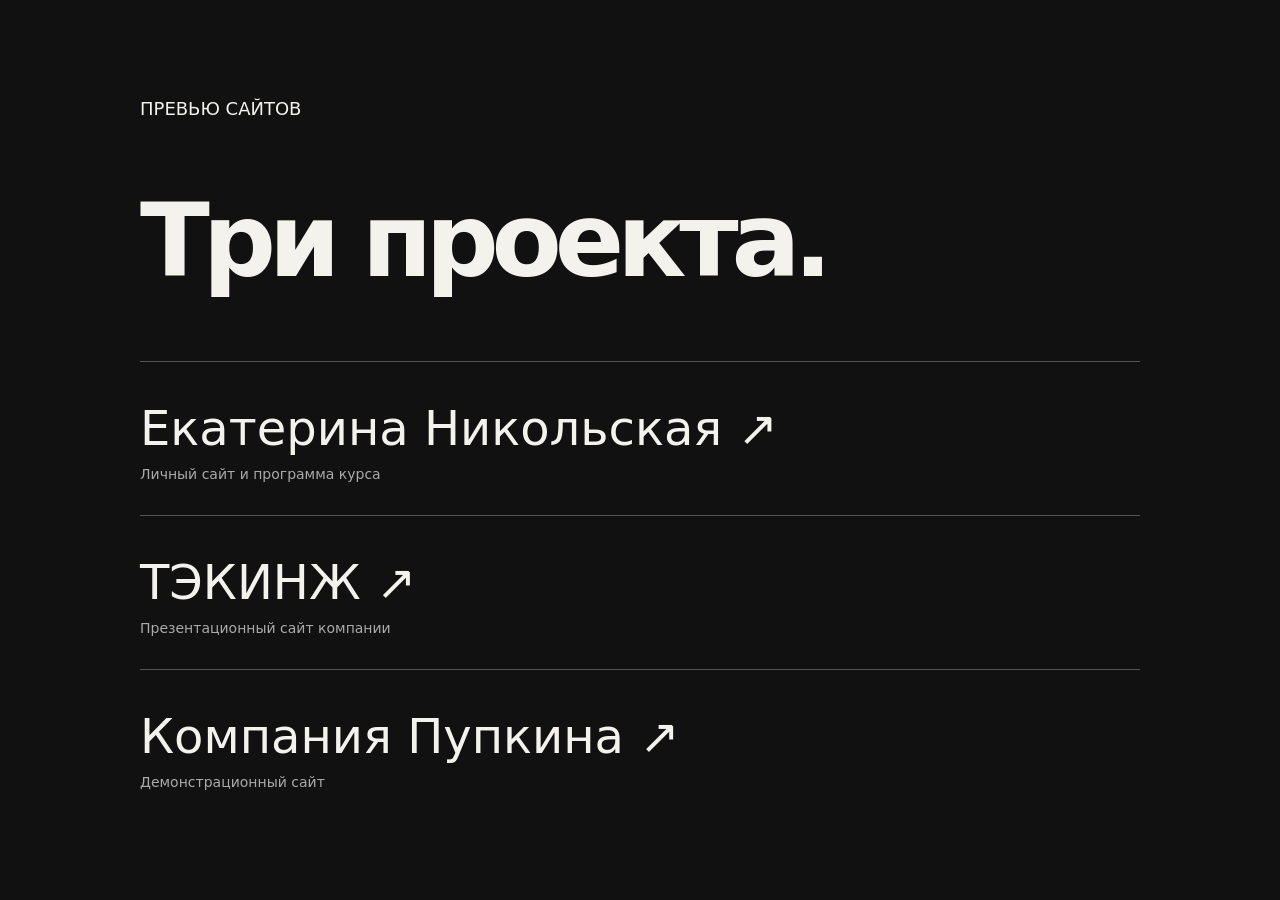
<file: index.html>
<!doctype html><html lang="ru"><head><meta charset="utf-8"><meta name="viewport" content="width=device-width,initial-scale=1"><title>Три сайта · превью</title><style>body{margin:0;padding:clamp(30px,6vw,90px);background:#111112;color:#f4f2ed;font:18px/1.5 Manrope,system-ui,sans-serif}main{max-width:1000px;margin:auto}h1{font-size:clamp(44px,8vw,110px);line-height:1;letter-spacing:-.07em}a{display:block;color:inherit;text-decoration:none;border-top:1px solid #555;padding:30px 0;font-size:clamp(25px,4vw,48px)}a:hover{color:#8fb2ff}small{display:block;color:#aaa;font-size:14px;letter-spacing:0}</style></head><body><main><p>ПРЕВЬЮ САЙТОВ</p><h1>Три проекта.</h1><a href="./nikolskaya/">Екатерина Никольская ↗<small>Личный сайт и программа курса</small></a><a href="./tekinzh/">ТЭКИНЖ ↗<small>Презентационный сайт компании</small></a><a href="./pupkina/">Компания Пупкина ↗<small>Демонстрационный сайт</small></a></main></body></html>
</file>
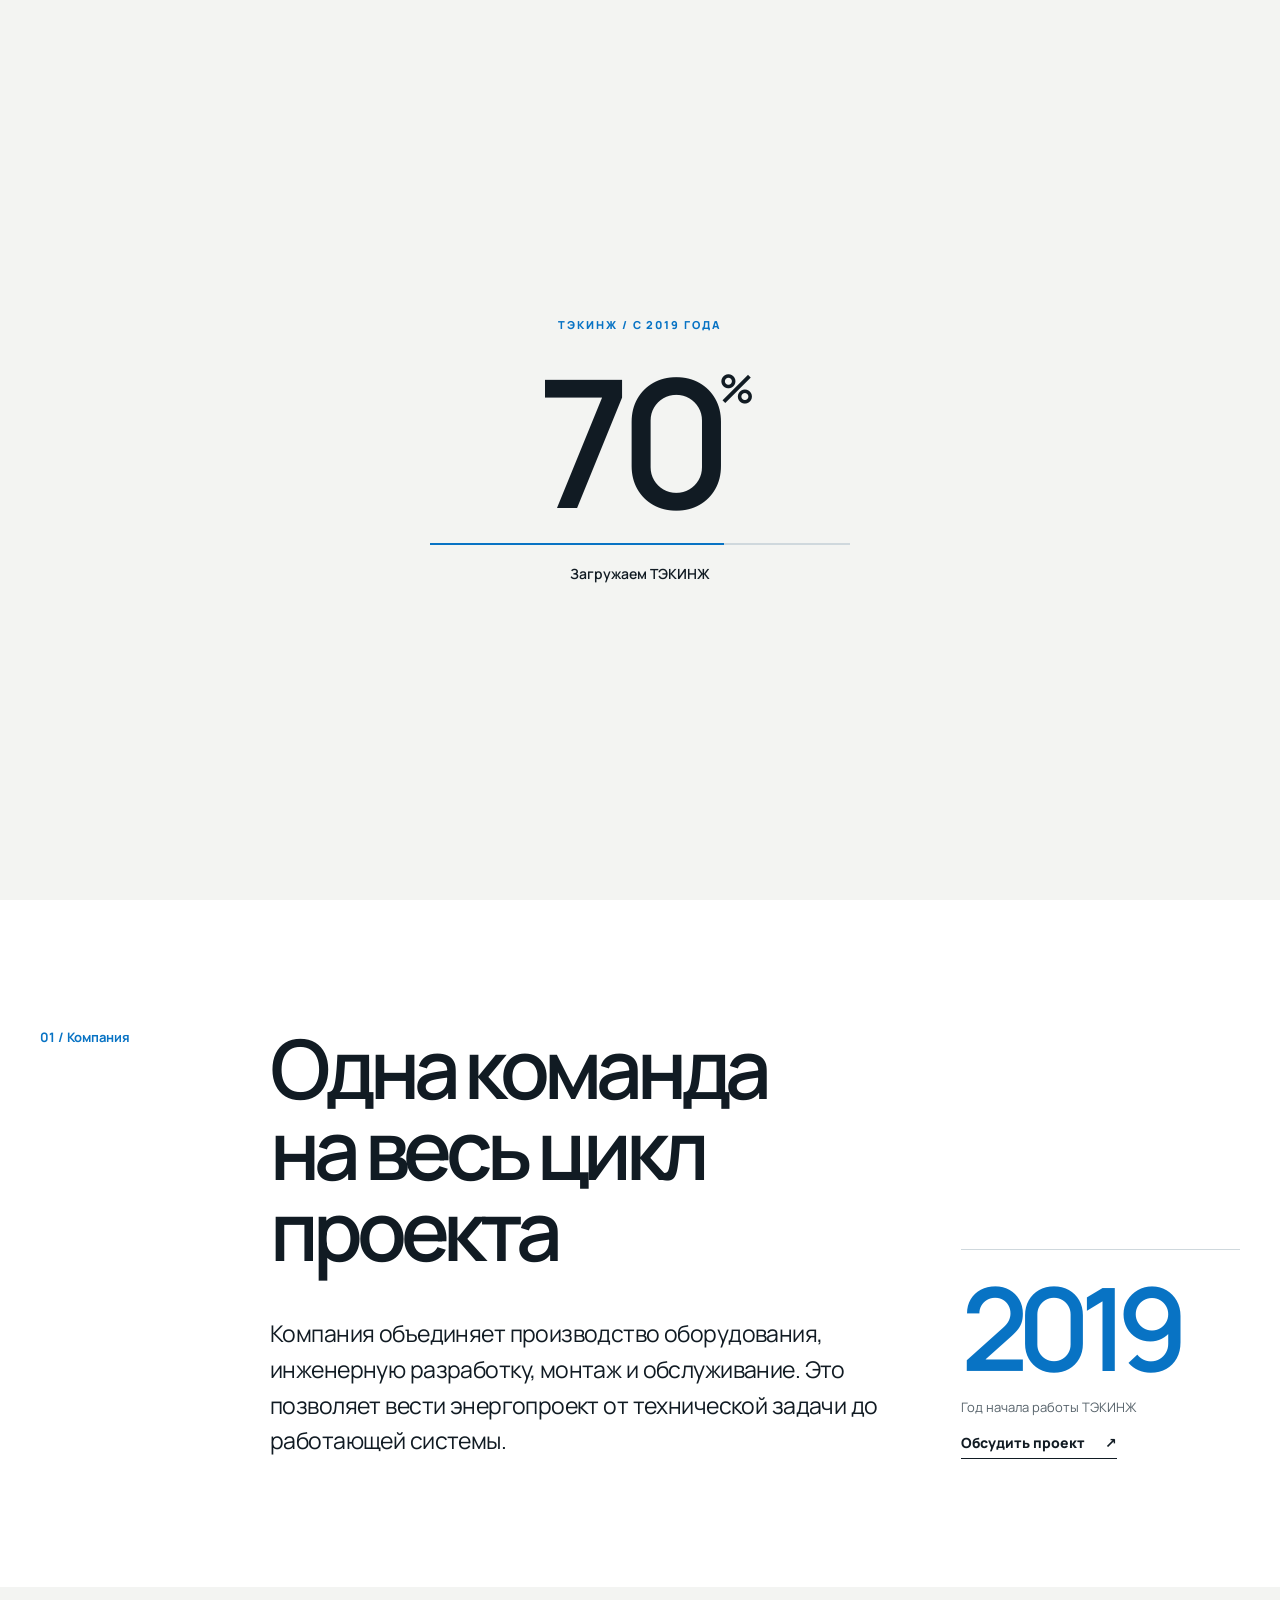
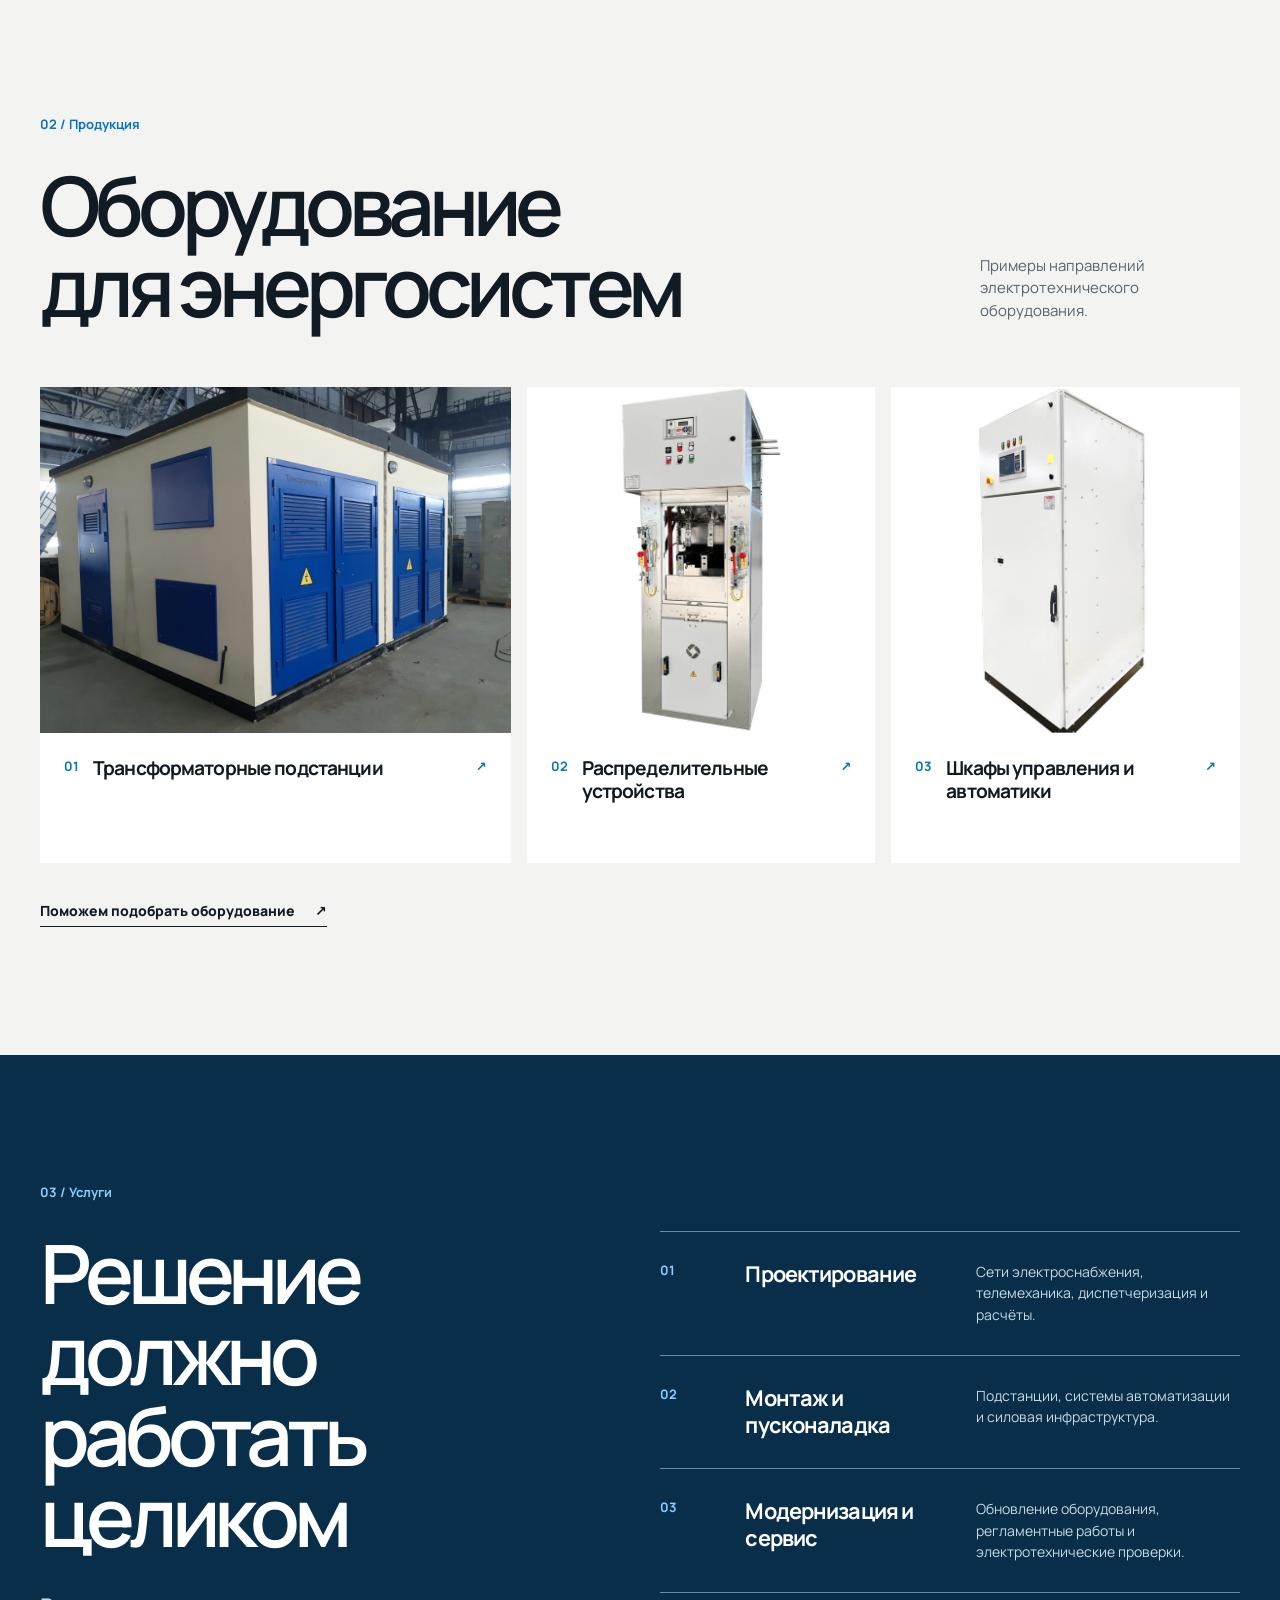
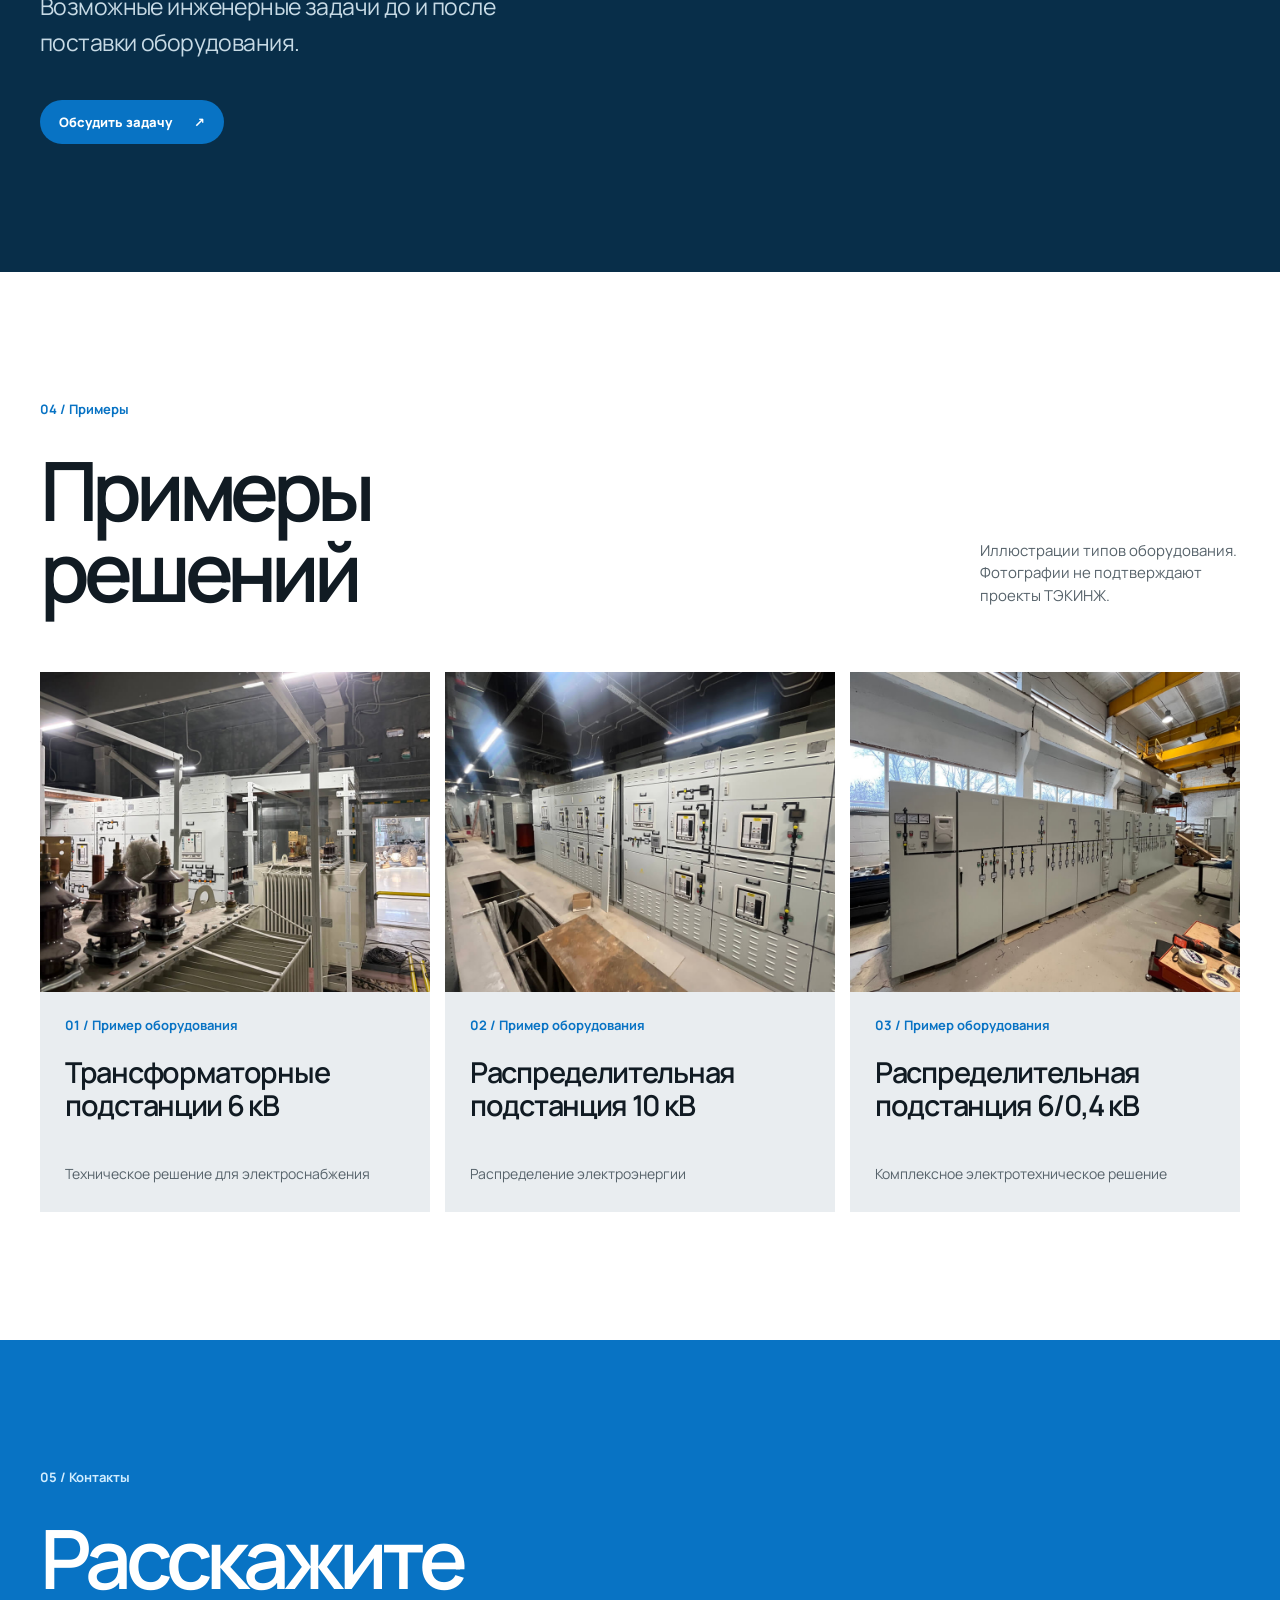
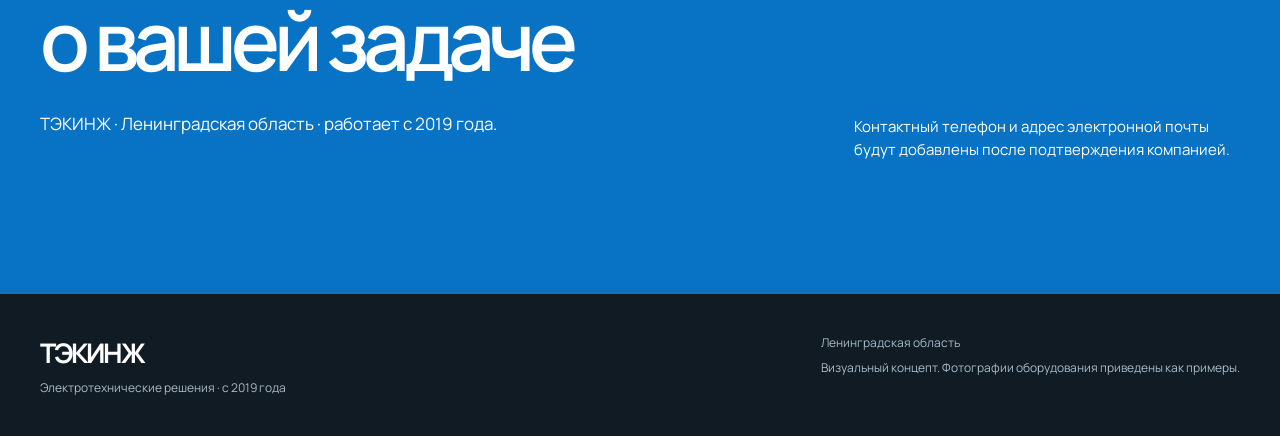
<file: elatro/index.html>
<!doctype html><html lang="ru"><head><meta charset="utf-8"><meta name="viewport" content="width=device-width,initial-scale=1"><meta http-equiv="refresh" content="0; url=../tekinzh/"><link rel="canonical" href="https://ekaterinaglowme.github.io/ai-sites-showcase/tekinzh/"><title>ТЭКИНЖ — новый адрес</title></head><body><p>Сайт ТЭКИНЖ переехал: <a href="../tekinzh/">открыть страницу</a>.</p></body></html>
</file>
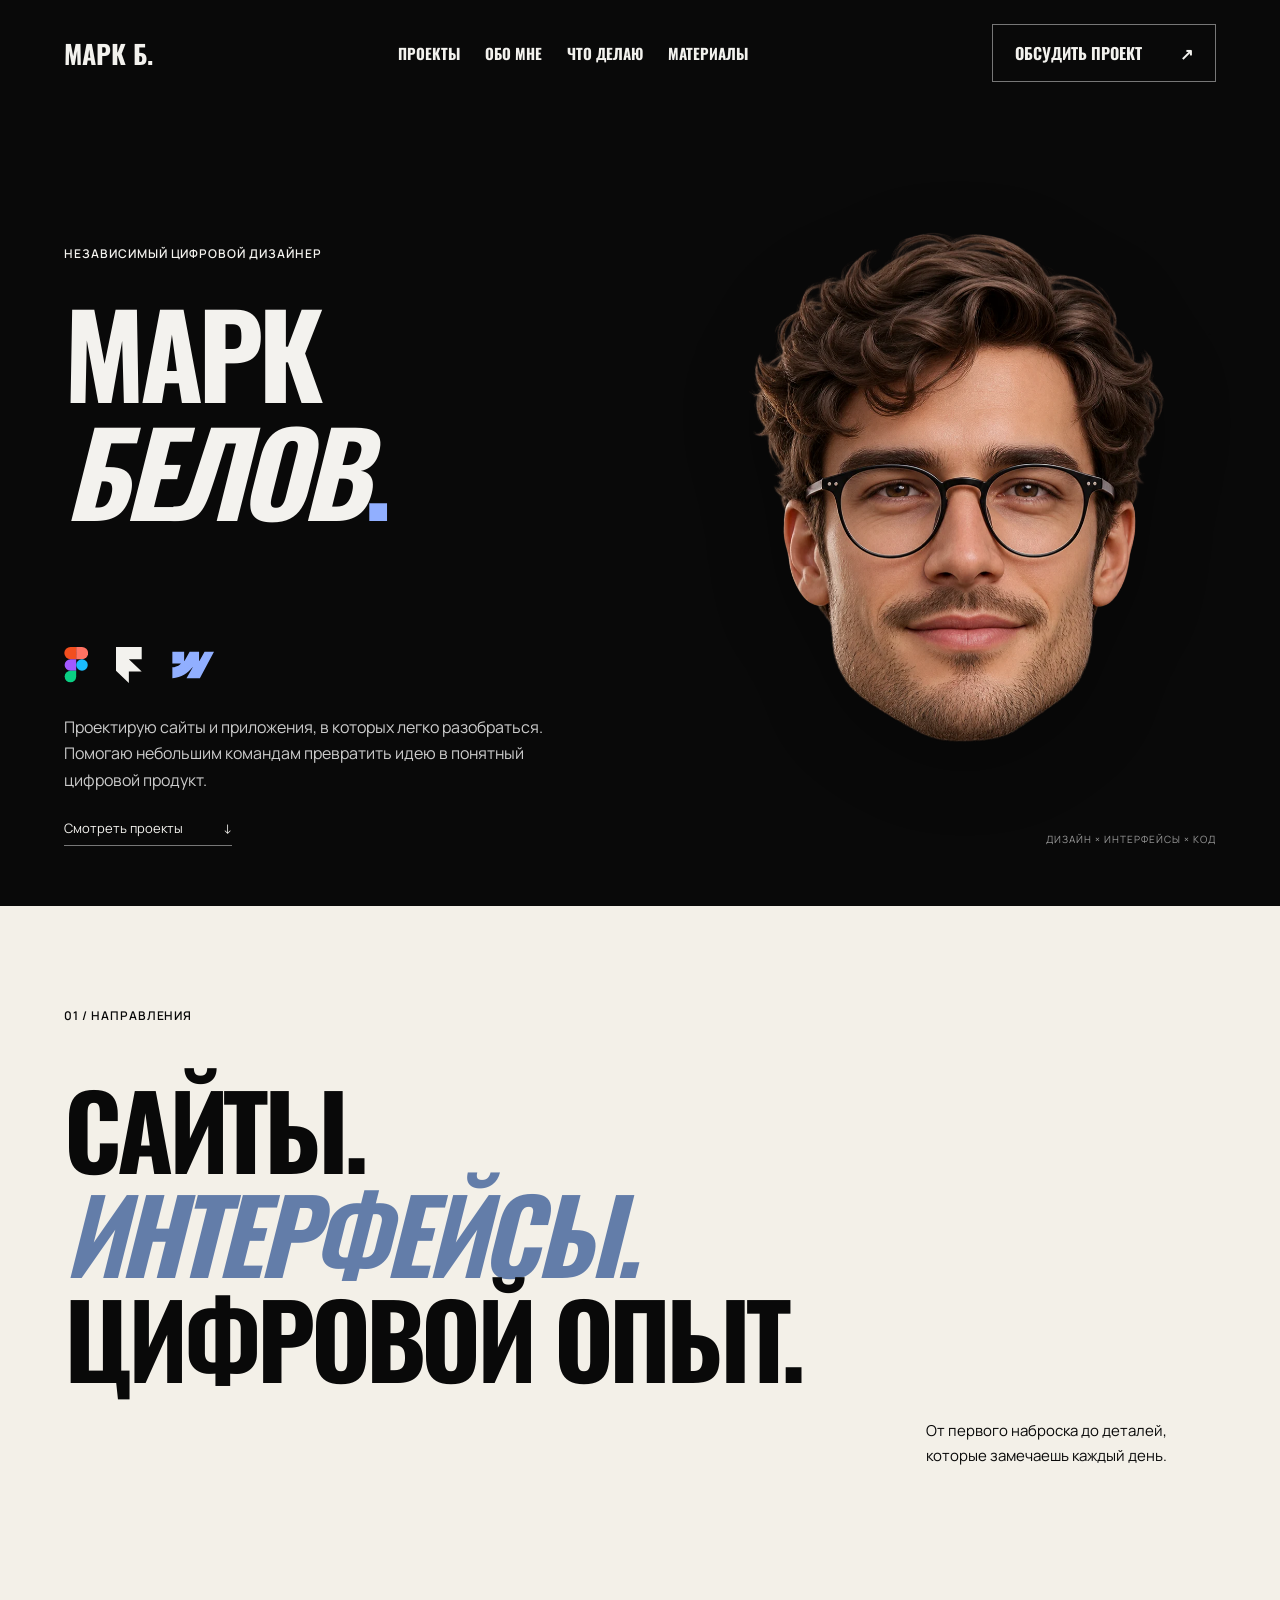
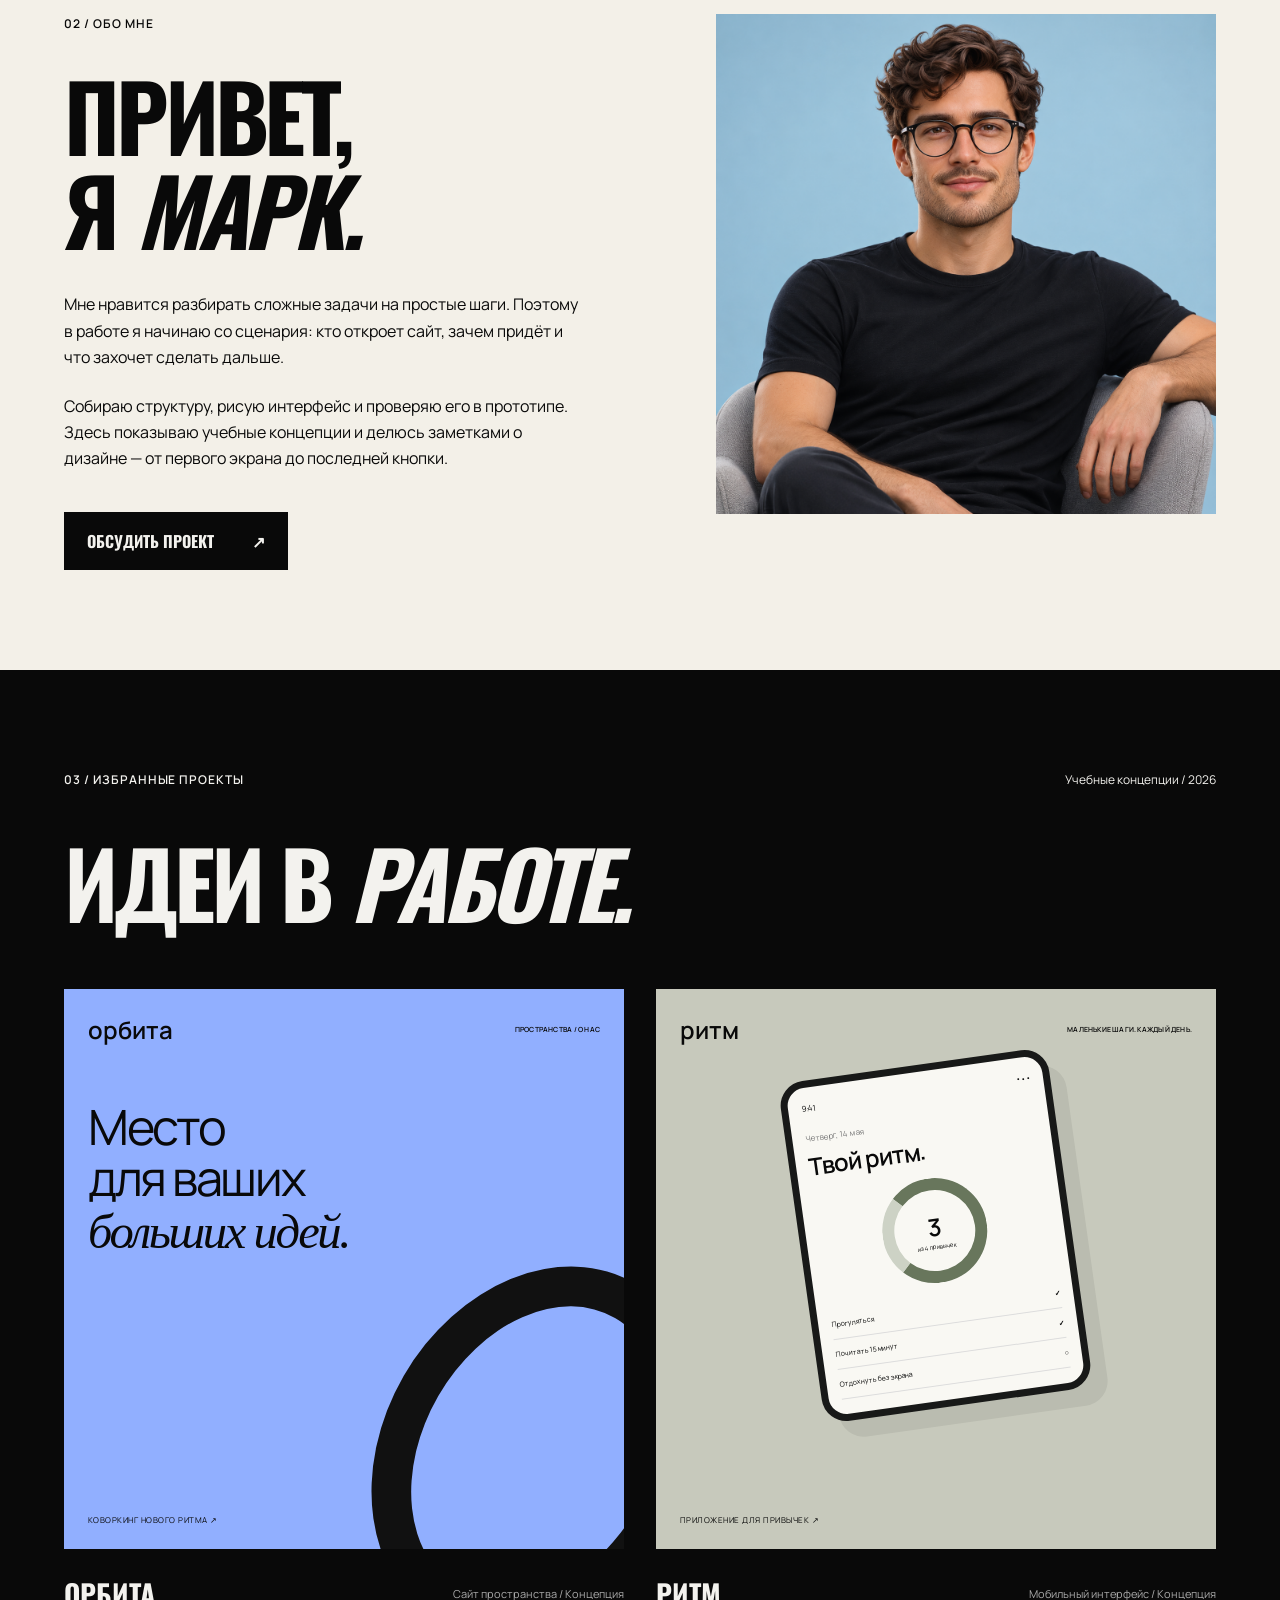
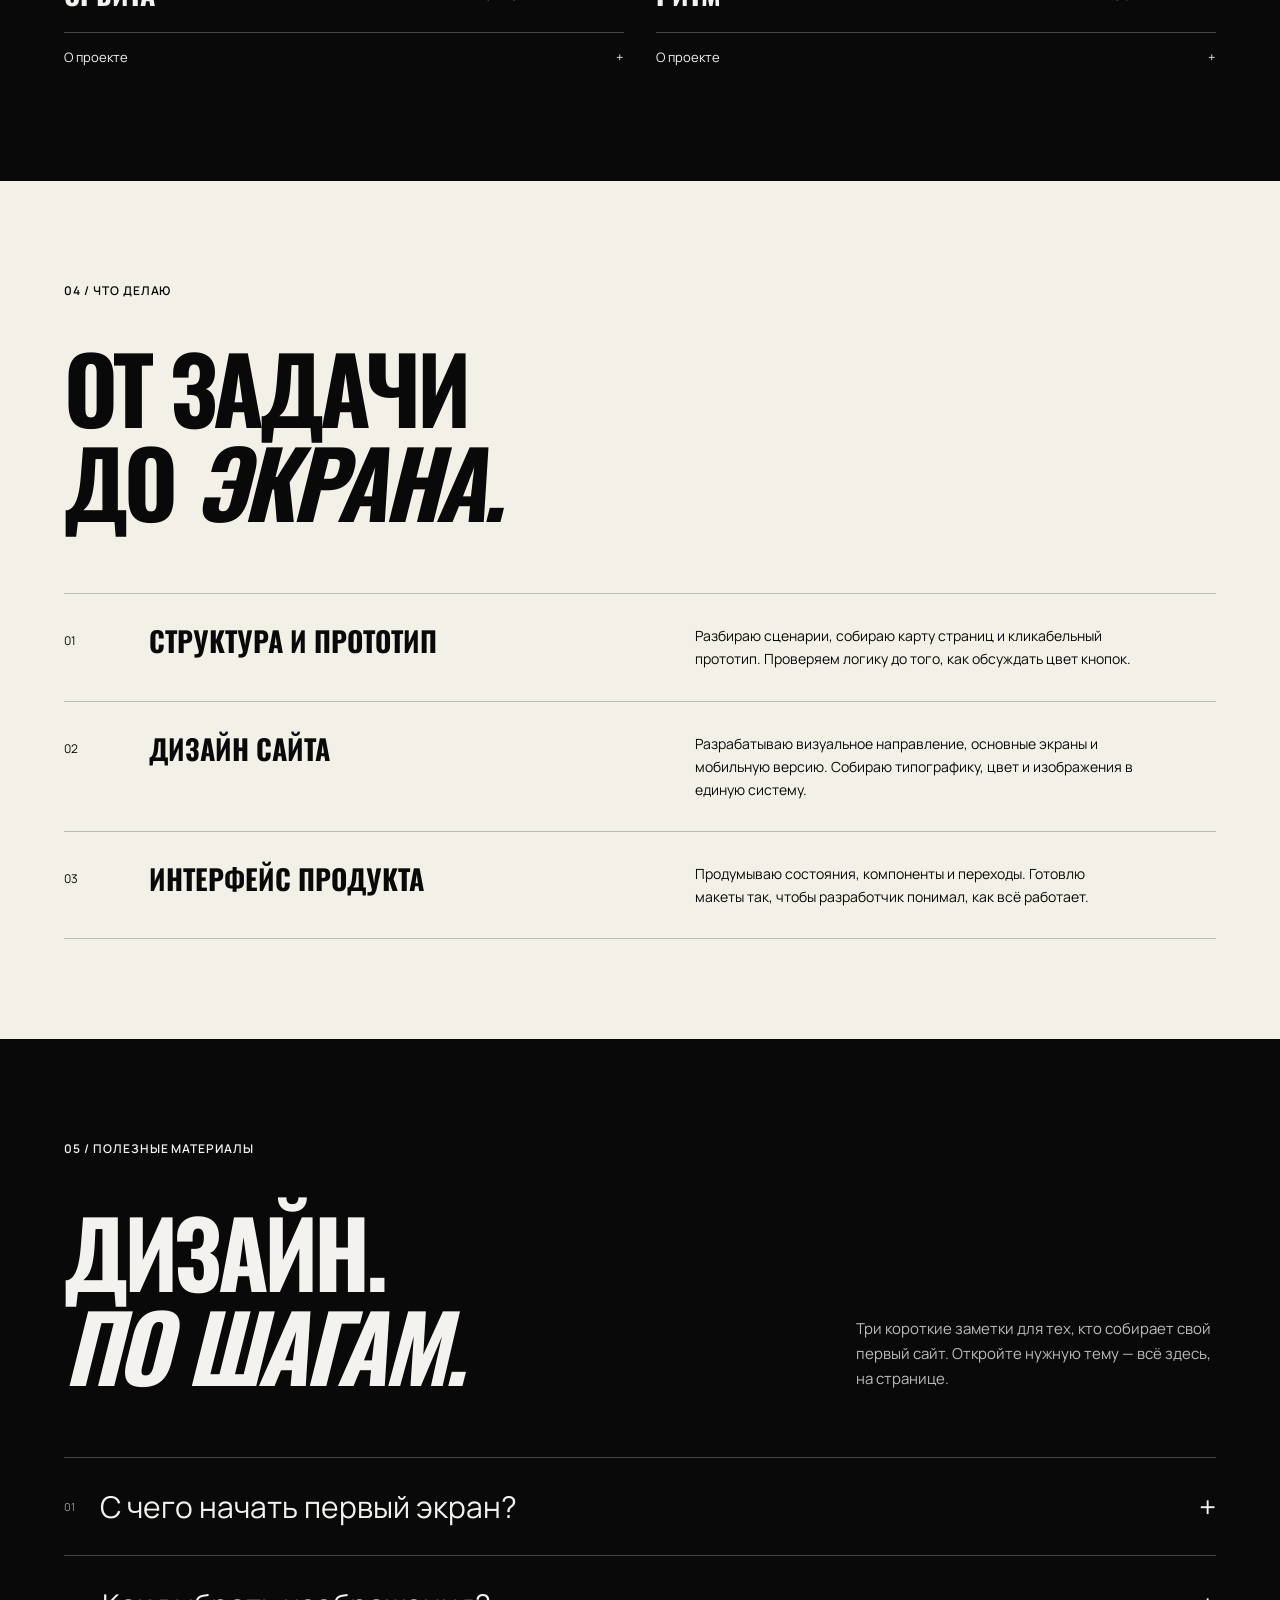
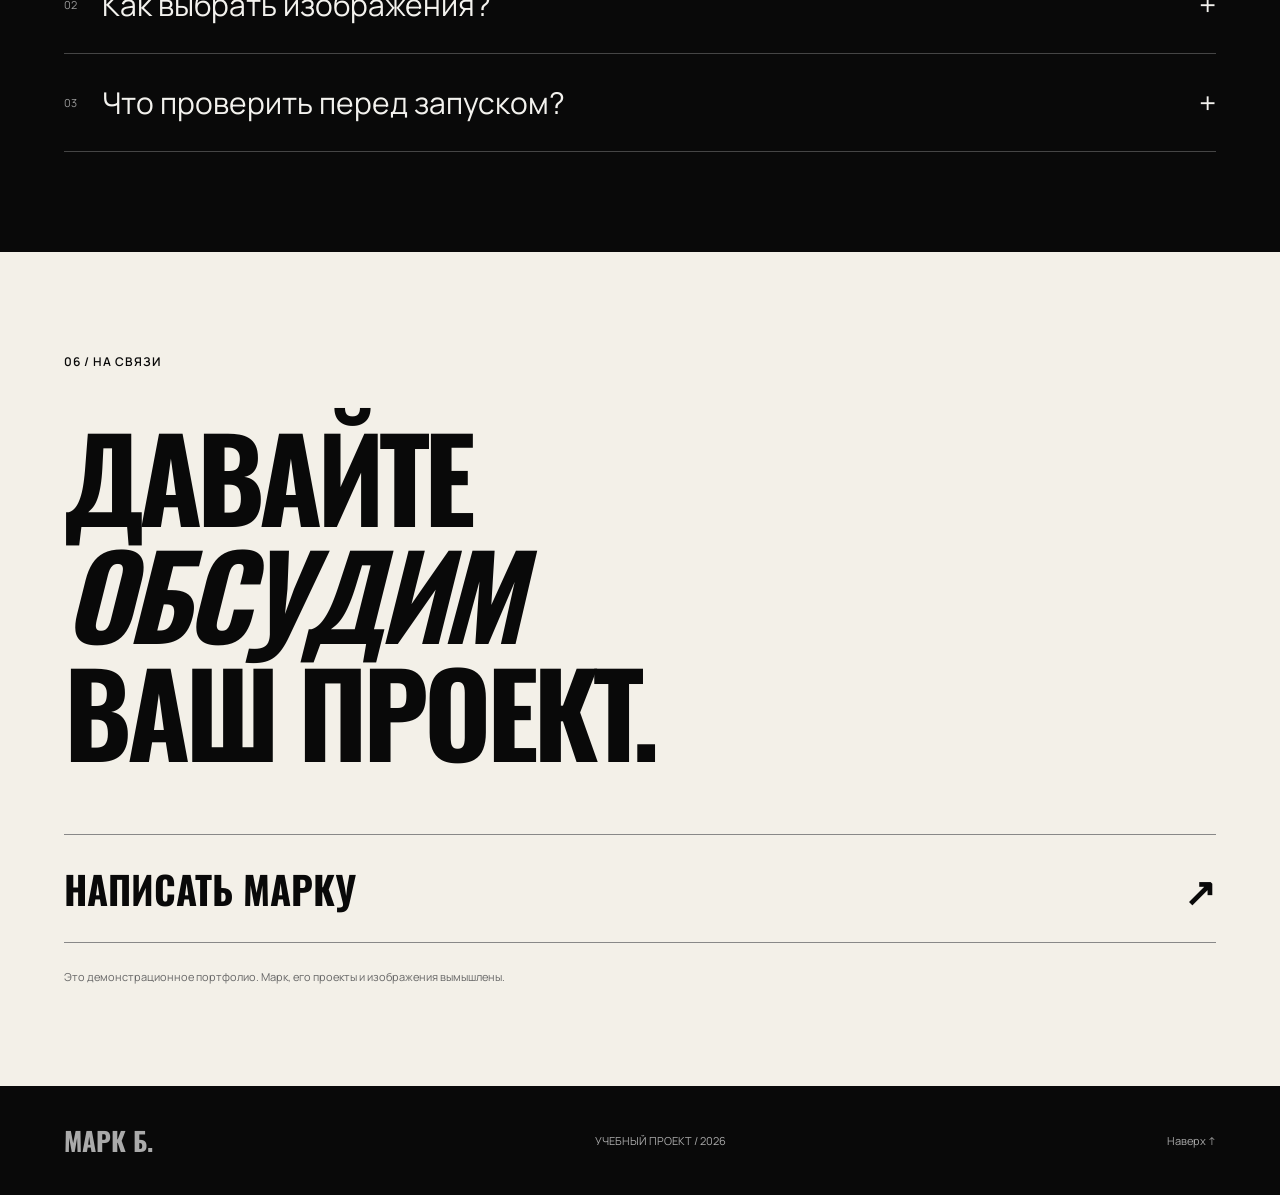
<file: mark-belov/index.html>
<!doctype html><html lang="ru"><head><meta charset="utf-8"><meta name="viewport" content="width=device-width,initial-scale=1"><meta name="description" content="Марк Белов — вымышленный дизайнер цифровых продуктов. Демонстрационный сайт-портфолио."><title>Марк Белов — цифровой дизайнер</title><link rel="stylesheet" href="./fonts.css"><link rel="stylesheet" href="./style.css?v=20261114-center"><script src="./script.js" defer></script><link rel="stylesheet" href="../shared/preloader.css"><script src="../shared/preloader.js"></script></head><body><div class="site-preloader" role="status"><strong>МАРК Б.</strong><span>ЗАГРУЗКА</span></div>
<a class="skip" href="#main">Перейти к содержимому</a>
<header class="header"><a class="brand" href="#main">МАРК Б.</a><nav aria-label="Основная навигация"><a href="#work">Проекты</a><a href="#about">Обо мне</a><a href="#services">Что делаю</a><a href="#notes">Материалы</a></nav><a class="button outline" href="#contact">Обсудить проект <span>↗</span></a></header>
<main id="main"><section class="hero" aria-labelledby="hero-title"><div class="hero-name"><p class="eyebrow">Независимый цифровой дизайнер</p><h1 id="hero-title">МАРК<br><em>БЕЛОВ</em><span class="dot">.</span></h1></div><div class="avatar-stage"><img data-loader-image="" class="avatar" src="./images/avatar-1100.webp" srcset="./images/avatar-640.webp 640w, ./images/avatar-1100.webp 1100w" sizes="(max-width:650px) 360px, 55vw" fetchpriority="high" alt="3D-аватар вымышленного дизайнера Марка Белова" width="1024" height="1024"><span class="avatar-note">ДИЗАЙН × ИНТЕРФЕЙСЫ × КОД</span></div><div class="hero-bottom"><div class="tools" aria-label="Инструменты: Figma, Framer, Webflow"><span title="Figma" aria-label="Figma"><svg viewBox="0 0 38 56" role="img"><path fill="#f24e1e" d="M10 0h9v19h-9a9.5 9.5 0 010-19"/><path fill="#ff7262" d="M19 0h9a9.5 9.5 0 010 19h-9"/><path fill="#a259ff" d="M10 19h9v18h-9a9 9 0 010-18"/><circle fill="#1abcfe" cx="28" cy="28" r="9"/><path fill="#0acf83" d="M10 37h9v9a9 9 0 11-9-9"/></svg></span><span title="Framer" aria-label="Framer"><svg viewBox="0 0 40 56" role="img"><path fill="currentColor" d="M0 0h40v19H20l20 19H20v18L0 37z"/></svg></span><span title="Webflow" aria-label="Webflow"><svg viewBox="0 0 56 40" role="img"><path fill="#91afff" d="M56 3L38 37H21l8-14h-.4C22 31 15 36 3 37V23s7-.4 11-5H3V3h15v12h.4L25 3h12v12h.4L44 3z"/></svg></span></div><p>Проектирую сайты и приложения, в которых легко разобраться. Помогаю небольшим командам превратить идею в понятный цифровой продукт.</p><a class="text-link" href="#work">Смотреть проекты <span>↓</span></a></div></section>
<section class="directions light pad"><p class="eyebrow">01 / Направления</p><h2>САЙТЫ.<br><em>ИНТЕРФЕЙСЫ.</em><br>ЦИФРОВОЙ ОПЫТ.</h2><p class="aside">От первого наброска до деталей, которые замечаешь каждый день.</p></section>
<section id="about" class="about light pad"><div><p class="eyebrow">02 / Обо мне</p><h2>ПРИВЕТ,<br>Я <em>МАРК.</em></h2><p>Мне нравится разбирать сложные задачи на простые шаги. Поэтому в работе я начинаю со сценария: кто откроет сайт, зачем придёт и что захочет сделать дальше.</p><p>Собираю структуру, рисую интерфейс и проверяю его в прототипе. Здесь показываю учебные концепции и делюсь заметками о дизайне — от первого экрана до последней кнопки.</p><a class="button solid" href="#contact">Обсудить проект <span>↗</span></a></div><figure class="portrait"><img src="./images/portrait.png" alt="Портрет вымышленного Марка Белова на голубом фоне" width="1024" height="1024" loading="lazy"></figure></section>
<section id="work" class="work pad"><div class="section-head"><p class="eyebrow">03 / Избранные проекты</p><p>Учебные концепции / 2026</p></div><h2>ИДЕИ В <em>РАБОТЕ.</em></h2><div class="projects"><article><a class="project-cover orbit" href="#case-orbit" aria-label="Посмотреть концепцию Орбита"><div class="mock-nav">орбита <span>ПРОСТРАНСТВА / О НАС</span></div><div class="orbit-title">Место<br>для ваших<br><i>больших идей.</i></div><div class="orbit-shape"></div><span class="mock-label">КОВОРКИНГ НОВОГО РИТМА ↗</span></a><div class="project-caption"><h3>ОРБИТА</h3><span>Сайт пространства / Концепция</span></div><details id="case-orbit"><summary>О проекте <span>+</span></summary><p>Вымышленный коворкинг. Задача концепции — помочь человеку сравнить форматы рабочих мест. В основу структуры легли три сценария: прийти на день, выбрать постоянное место или найти переговорную.</p></details></article><article><a class="project-cover rhythm" href="#case-rhythm" aria-label="Посмотреть концепцию Ритм"><div class="mock-nav">ритм <span>МАЛЕНЬКИЕ ШАГИ. КАЖДЫЙ ДЕНЬ.</span></div><div class="phone"><div class="phone-top">9:41 <span>•••</span></div><p>Четверг, 14 мая</p><h4>Твой ритм.</h4><div class="ring"><b>3<span>из 4 привычек</span></b></div><div class="habit">Прогуляться <b>✓</b></div><div class="habit">Почитать 15 минут <b>✓</b></div><div class="habit">Отдохнуть без экрана <b>○</b></div></div><span class="mock-label">ПРИЛОЖЕНИЕ ДЛЯ ПРИВЫЧЕК ↗</span></a><div class="project-caption"><h3>РИТМ</h3><span>Мобильный интерфейс / Концепция</span></div><details id="case-rhythm"><summary>О проекте <span>+</span></summary><p>Учебный интерфейс трекера привычек. Один экран показывает задачи на сегодня и прогресс. Цель концепции — дать человеку спокойно вернуться к привычке без штрафов, рейтингов и давления.</p></details></article></div></section>
<section id="services" class="services light pad"><p class="eyebrow">04 / Что делаю</p><h2>ОТ ЗАДАЧИ<br>ДО <em>ЭКРАНА.</em></h2><div class="service-row"><span>01</span><h3>СТРУКТУРА И ПРОТОТИП</h3><p>Разбираю сценарии, собираю карту страниц и кликабельный прототип. Проверяем логику до того, как обсуждать цвет кнопок.</p></div><div class="service-row"><span>02</span><h3>ДИЗАЙН САЙТА</h3><p>Разрабатываю визуальное направление, основные экраны и мобильную версию. Собираю типографику, цвет и изображения в единую систему.</p></div><div class="service-row"><span>03</span><h3>ИНТЕРФЕЙС ПРОДУКТА</h3><p>Продумываю состояния, компоненты и переходы. Готовлю макеты так, чтобы разработчик понимал, как всё работает.</p></div></section>
<section id="notes" class="notes pad"><p class="eyebrow">05 / Полезные материалы</p><div class="notes-head"><h2>ДИЗАЙН.<br><em>ПО ШАГАМ.</em></h2><p>Три короткие заметки для тех, кто собирает свой первый сайт. Откройте нужную тему — всё здесь, на странице.</p></div><details><summary><span class="num">01</span>С чего начать первый экран?<b>+</b></summary><div class="answer">Запишите три вещи: кто вы, кому помогаете и с какой задачей. Соберите их в короткое описание. Добавьте одну основную кнопку и проверьте, понятно ли без прокрутки, куда она ведёт.</div></details><details><summary><span class="num">02</span>Как выбрать изображения?<b>+</b></summary><div class="answer">Сначала определите место и пропорции изображения в макете. Подбирайте фотографии с похожим светом и настроением. Не растягивайте портрет: задайте квадратный контейнер и аккуратное кадрирование.</div></details><details><summary><span class="num">03</span>Что проверить перед запуском?<b>+</b></summary><div class="answer">Откройте сайт на телефоне. Проверьте, что текст читается, изображения загрузились, а кнопки ведут туда, куда обещают. Пройдите страницу клавишей Tab: положение фокуса должно быть видно.</div></details></section>
<section id="contact" class="contact light pad"><p class="eyebrow">06 / На связи</p><h2>ДАВАЙТЕ<br><em>ОБСУДИМ</em><br>ВАШ ПРОЕКТ.</h2><button class="contact-link" data-open-contact>НАПИСАТЬ МАРКУ <span>↗</span></button><p class="demo">Это демонстрационное портфолио. Марк, его проекты и изображения вымышлены.</p></section></main><footer><a class="brand" href="#main">МАРК Б.</a><span>УЧЕБНЫЙ ПРОЕКТ / 2026</span><a href="#main">Наверх ↑</a></footer><dialog id="contact-dialog"><form method="dialog"><button class="close" aria-label="Закрыть">×</button></form><p class="eyebrow">Демонстрационный контакт</p><h2>ЭТО <em>ПРИМЕР.</em></h2><p>Марк Белов — вымышленный персонаж. В вашем сайте эта кнопка будет открывать ваш Telegram, почту или другой контакт.</p><button class="button solid" data-close-contact>Вернуться на сайт ↗</button></dialog></body></html>
</file>
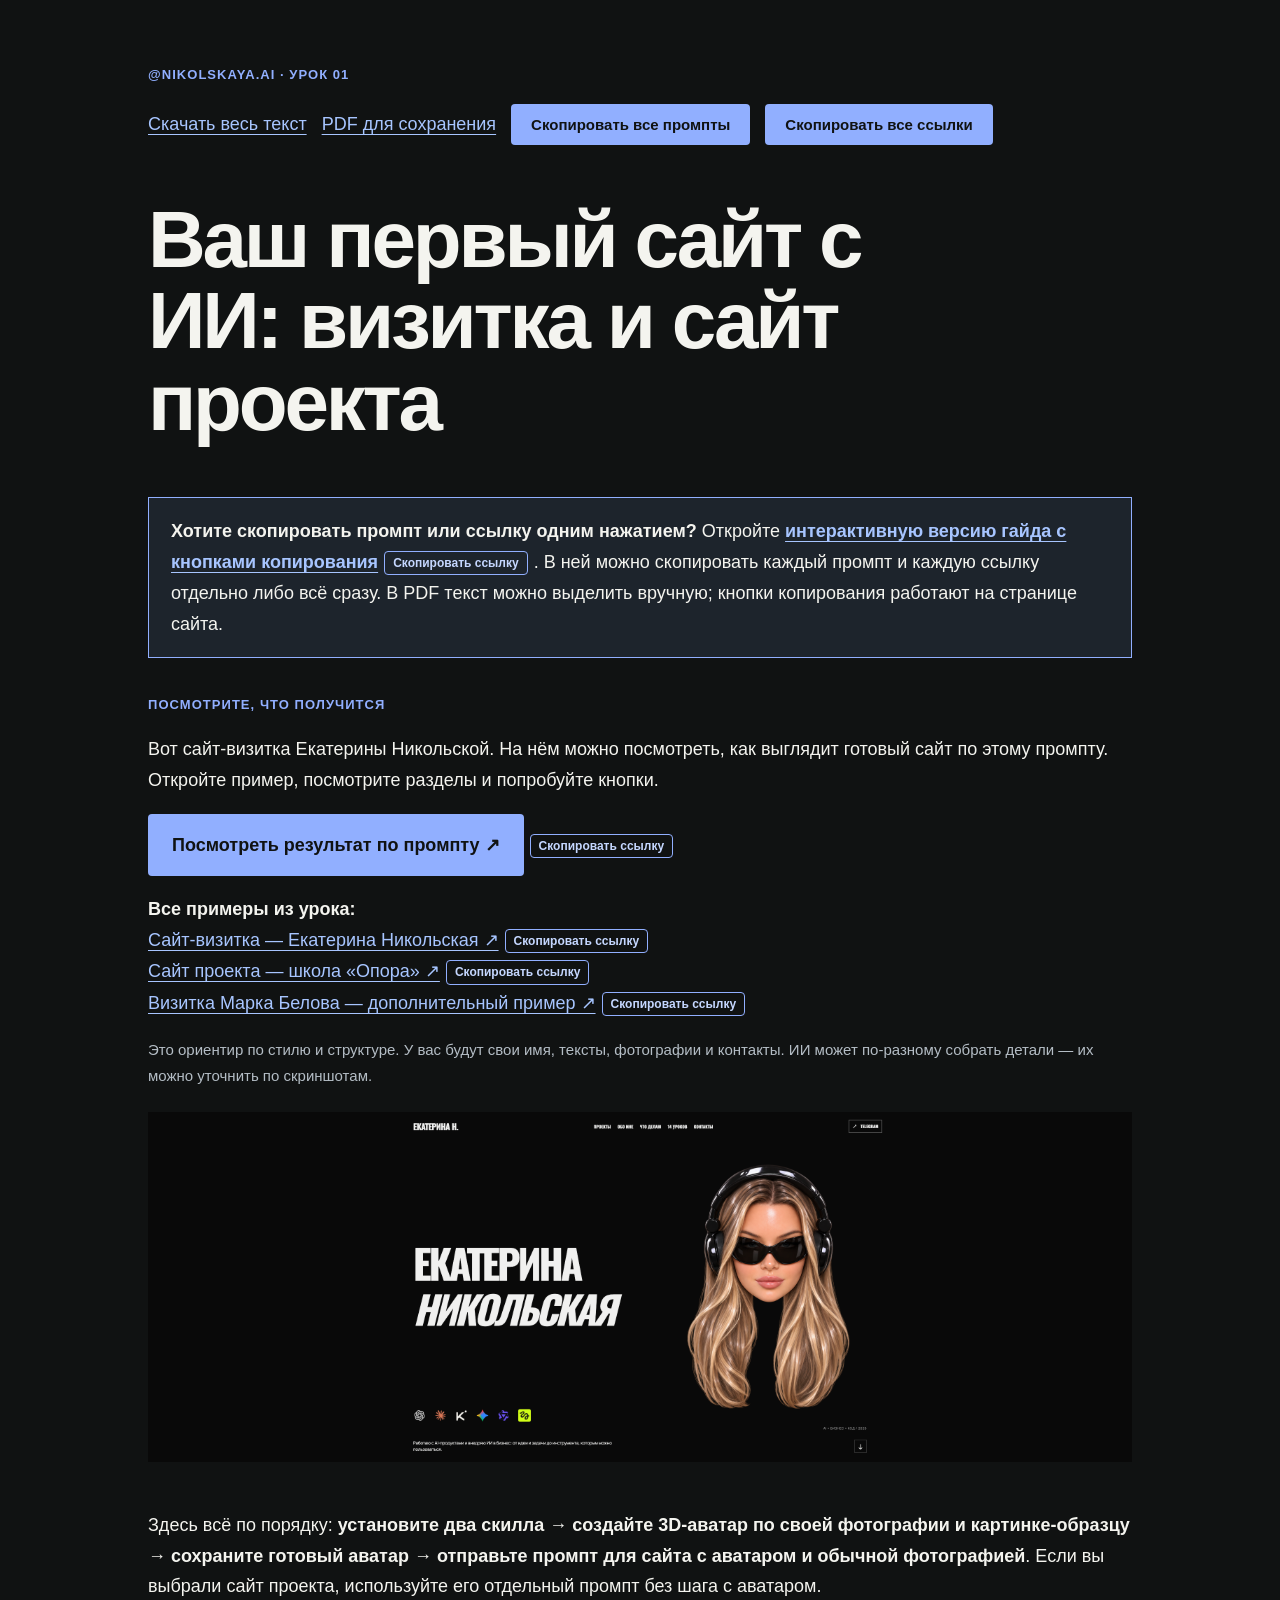
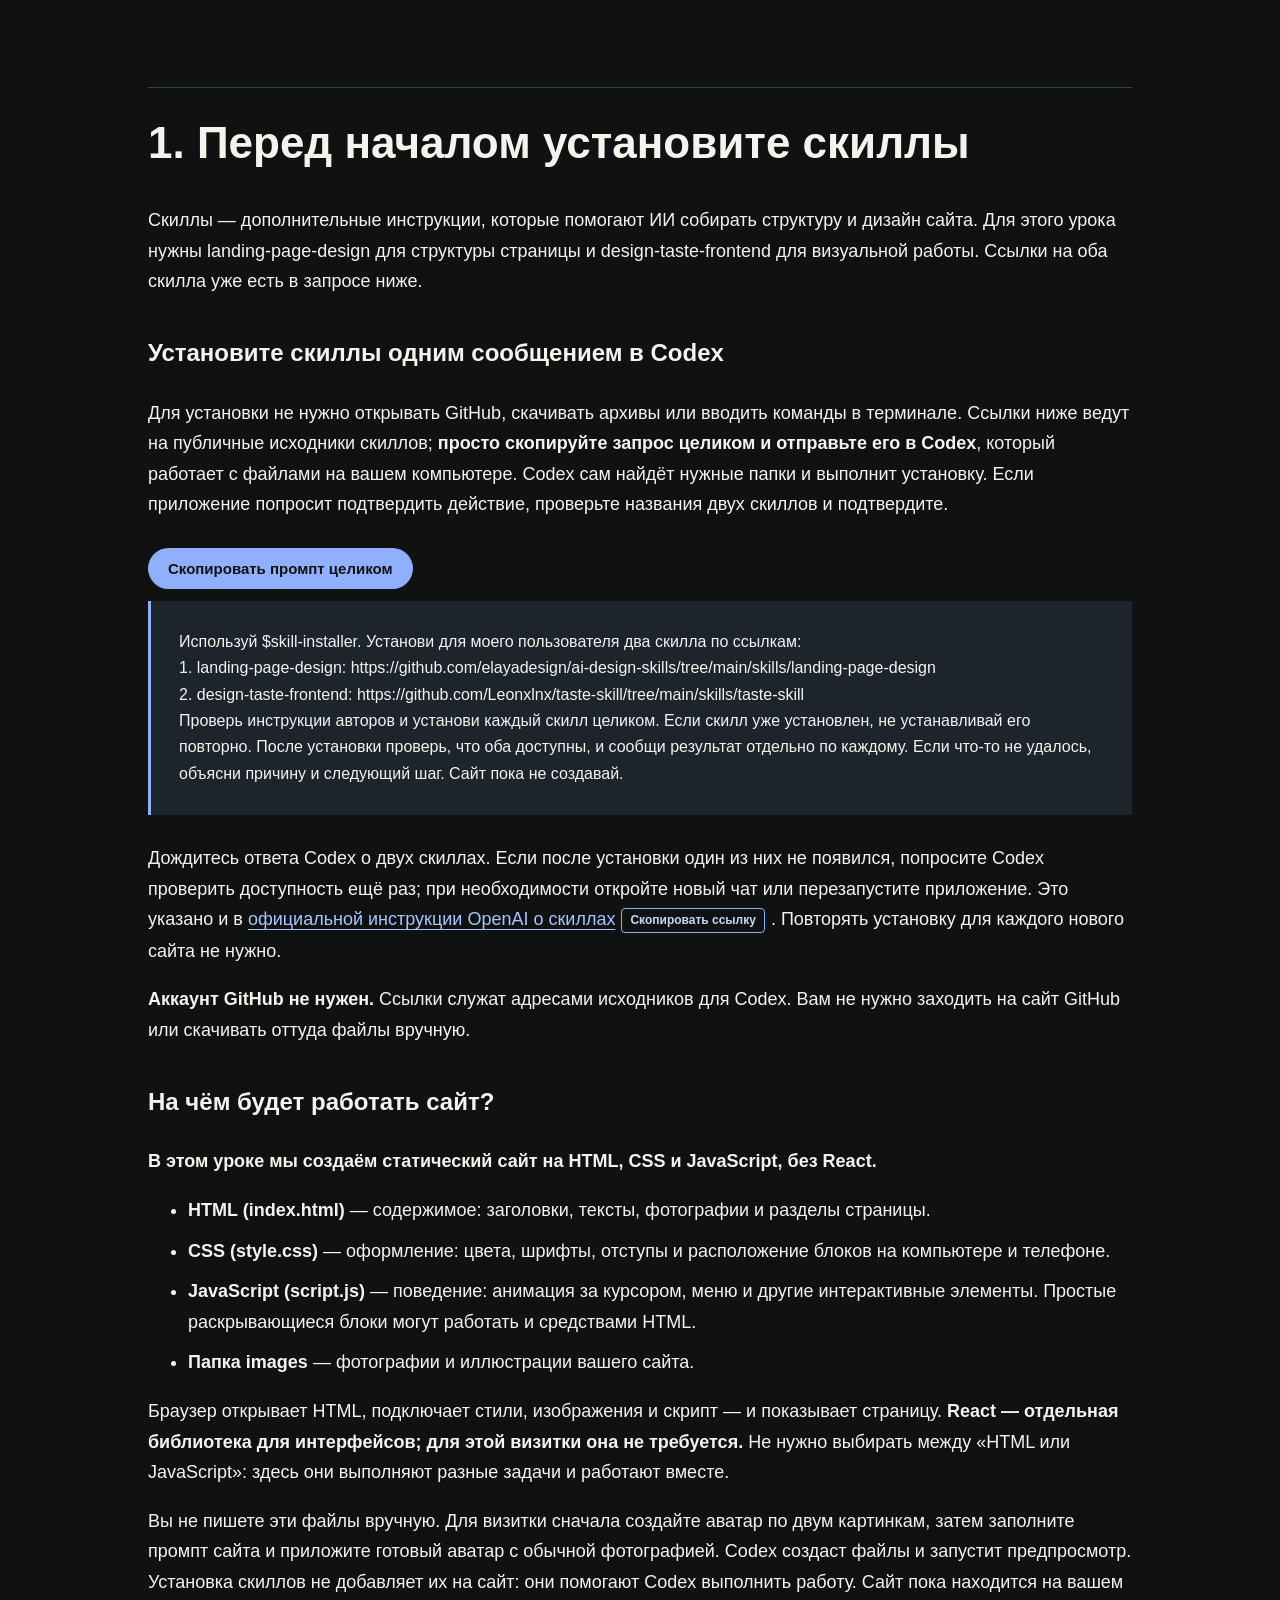
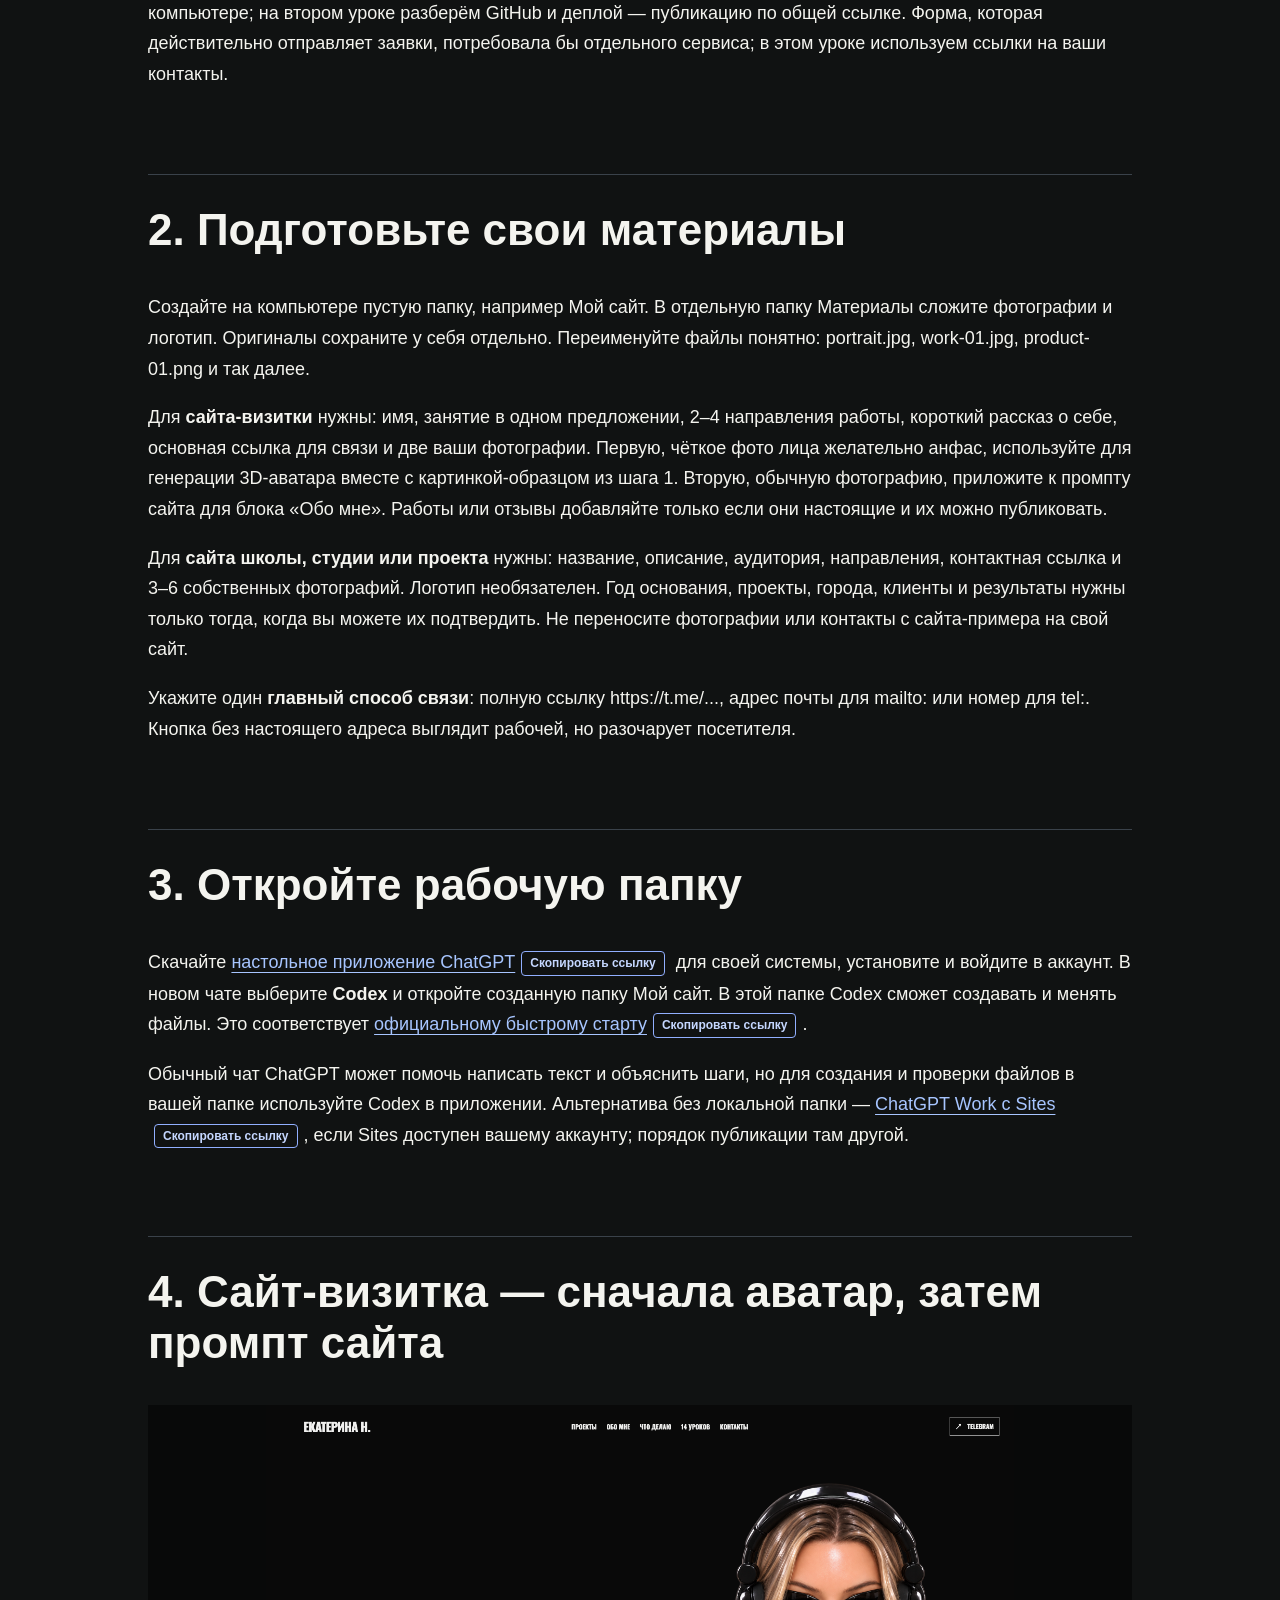
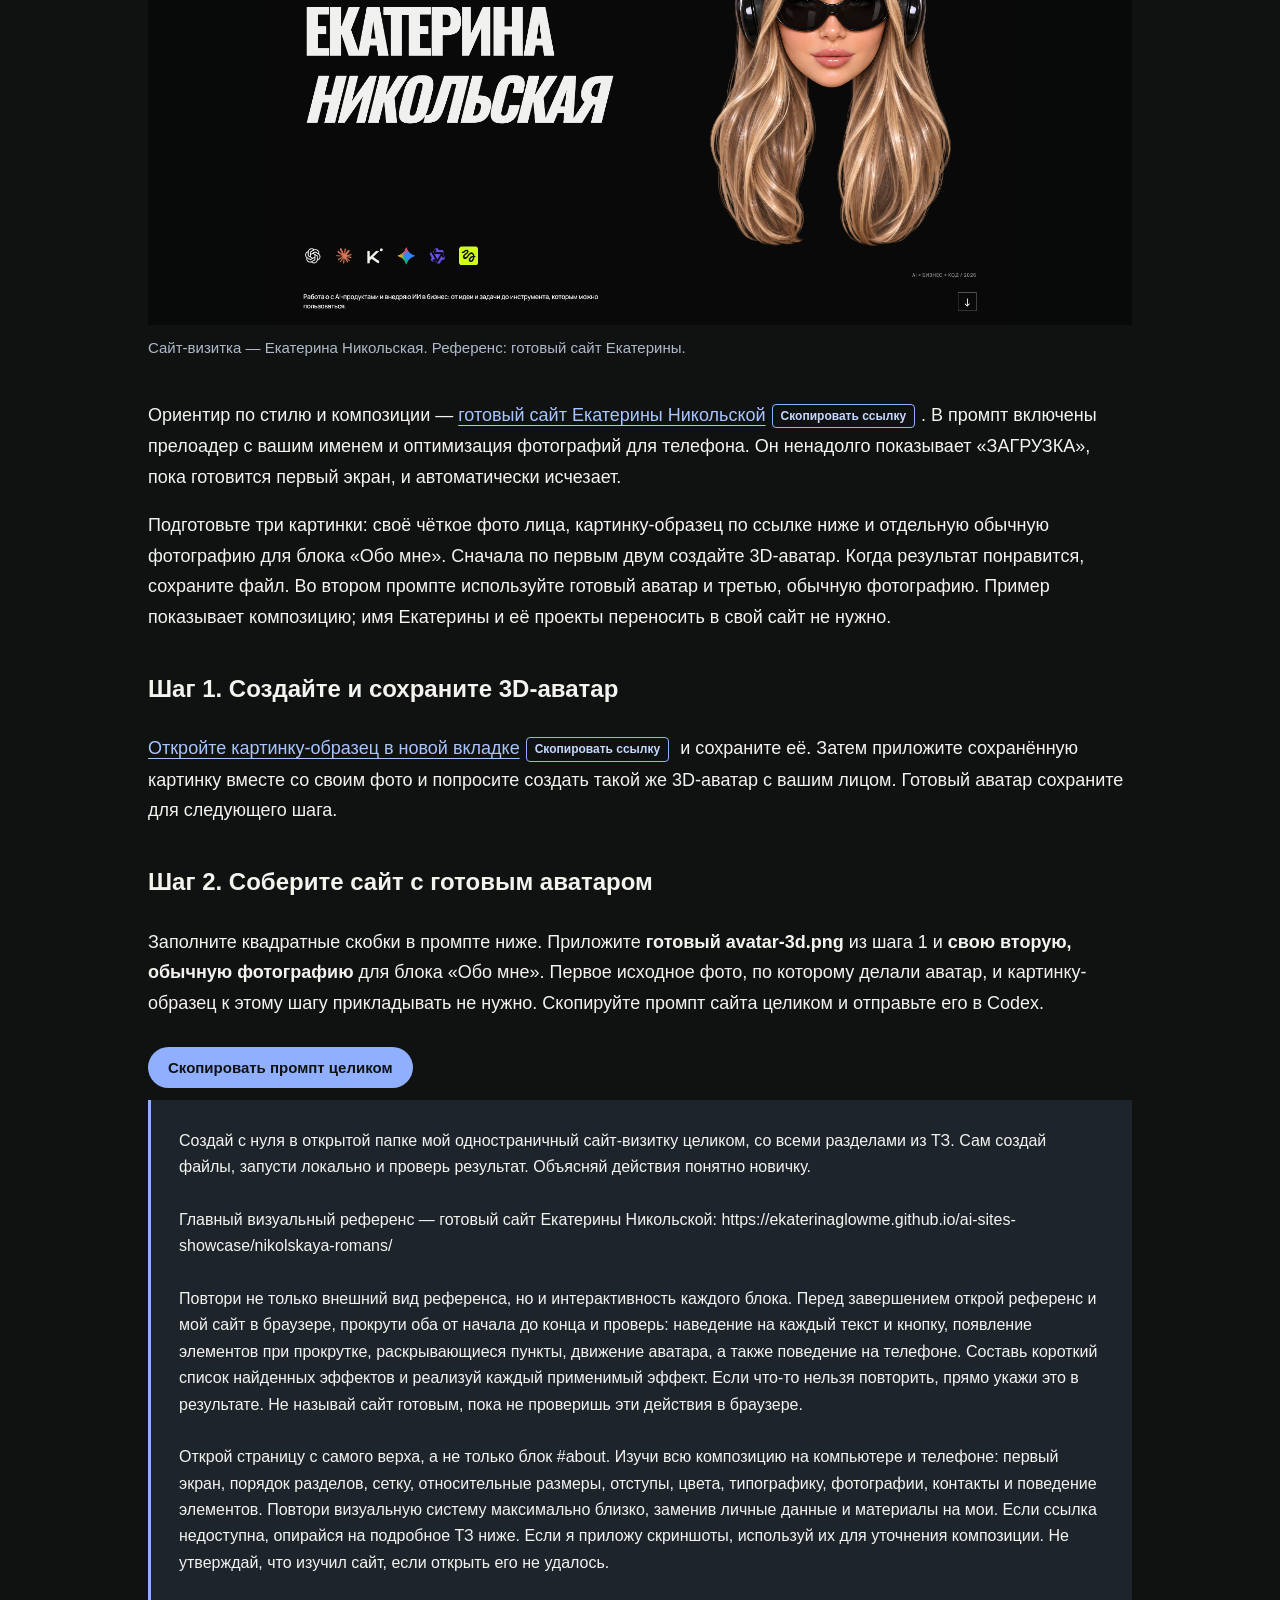
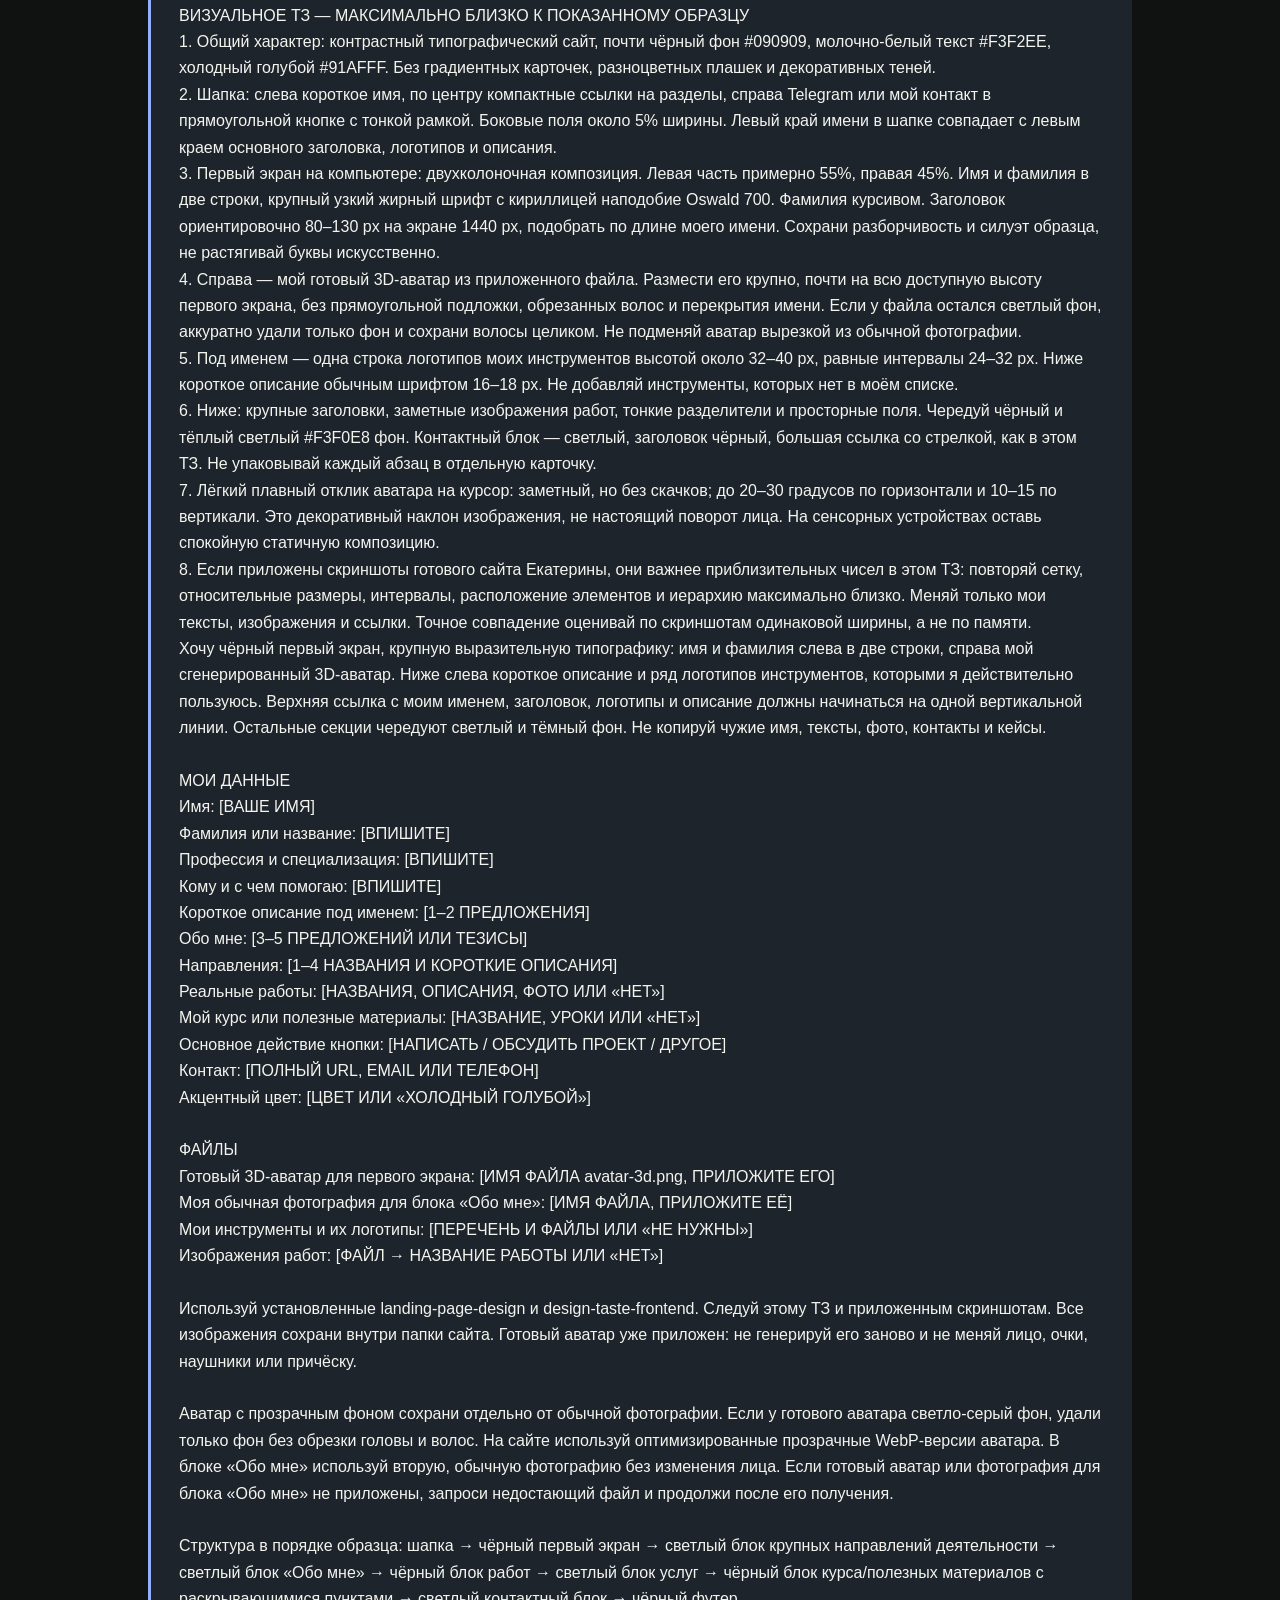
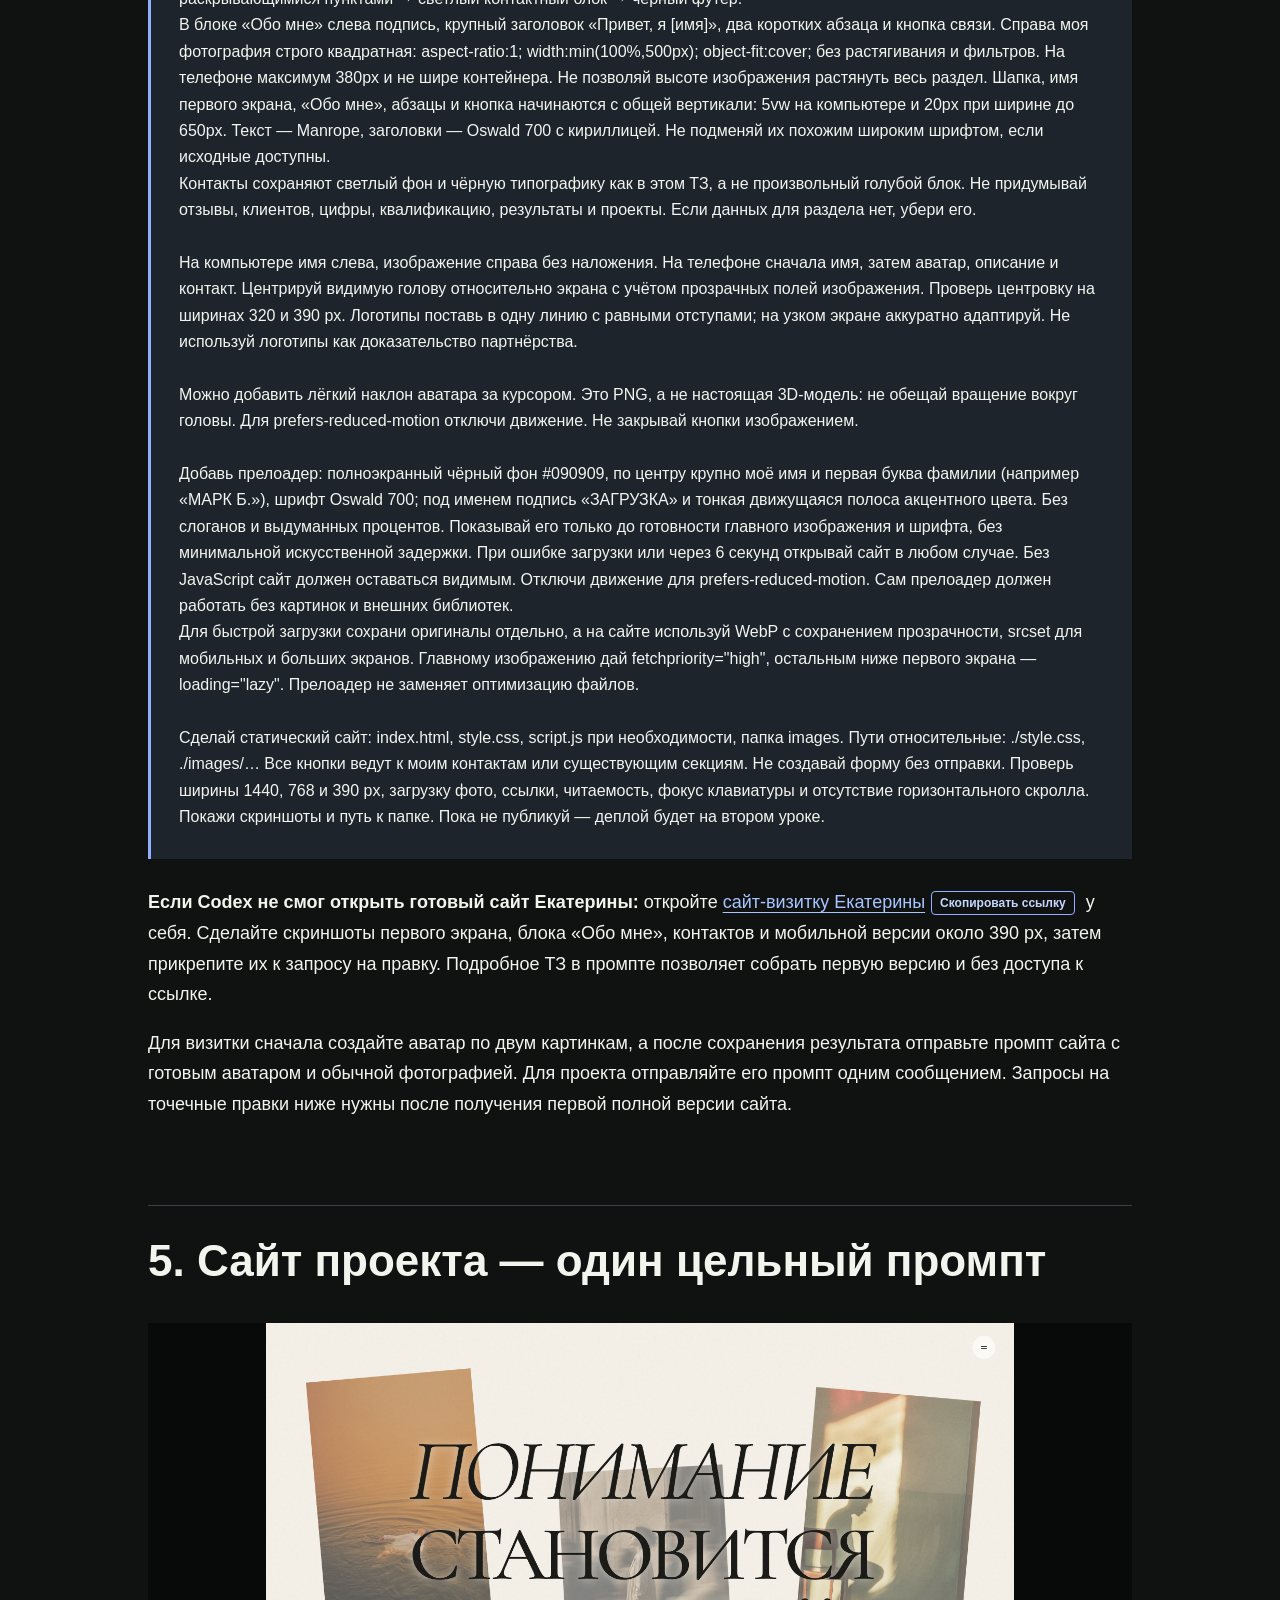
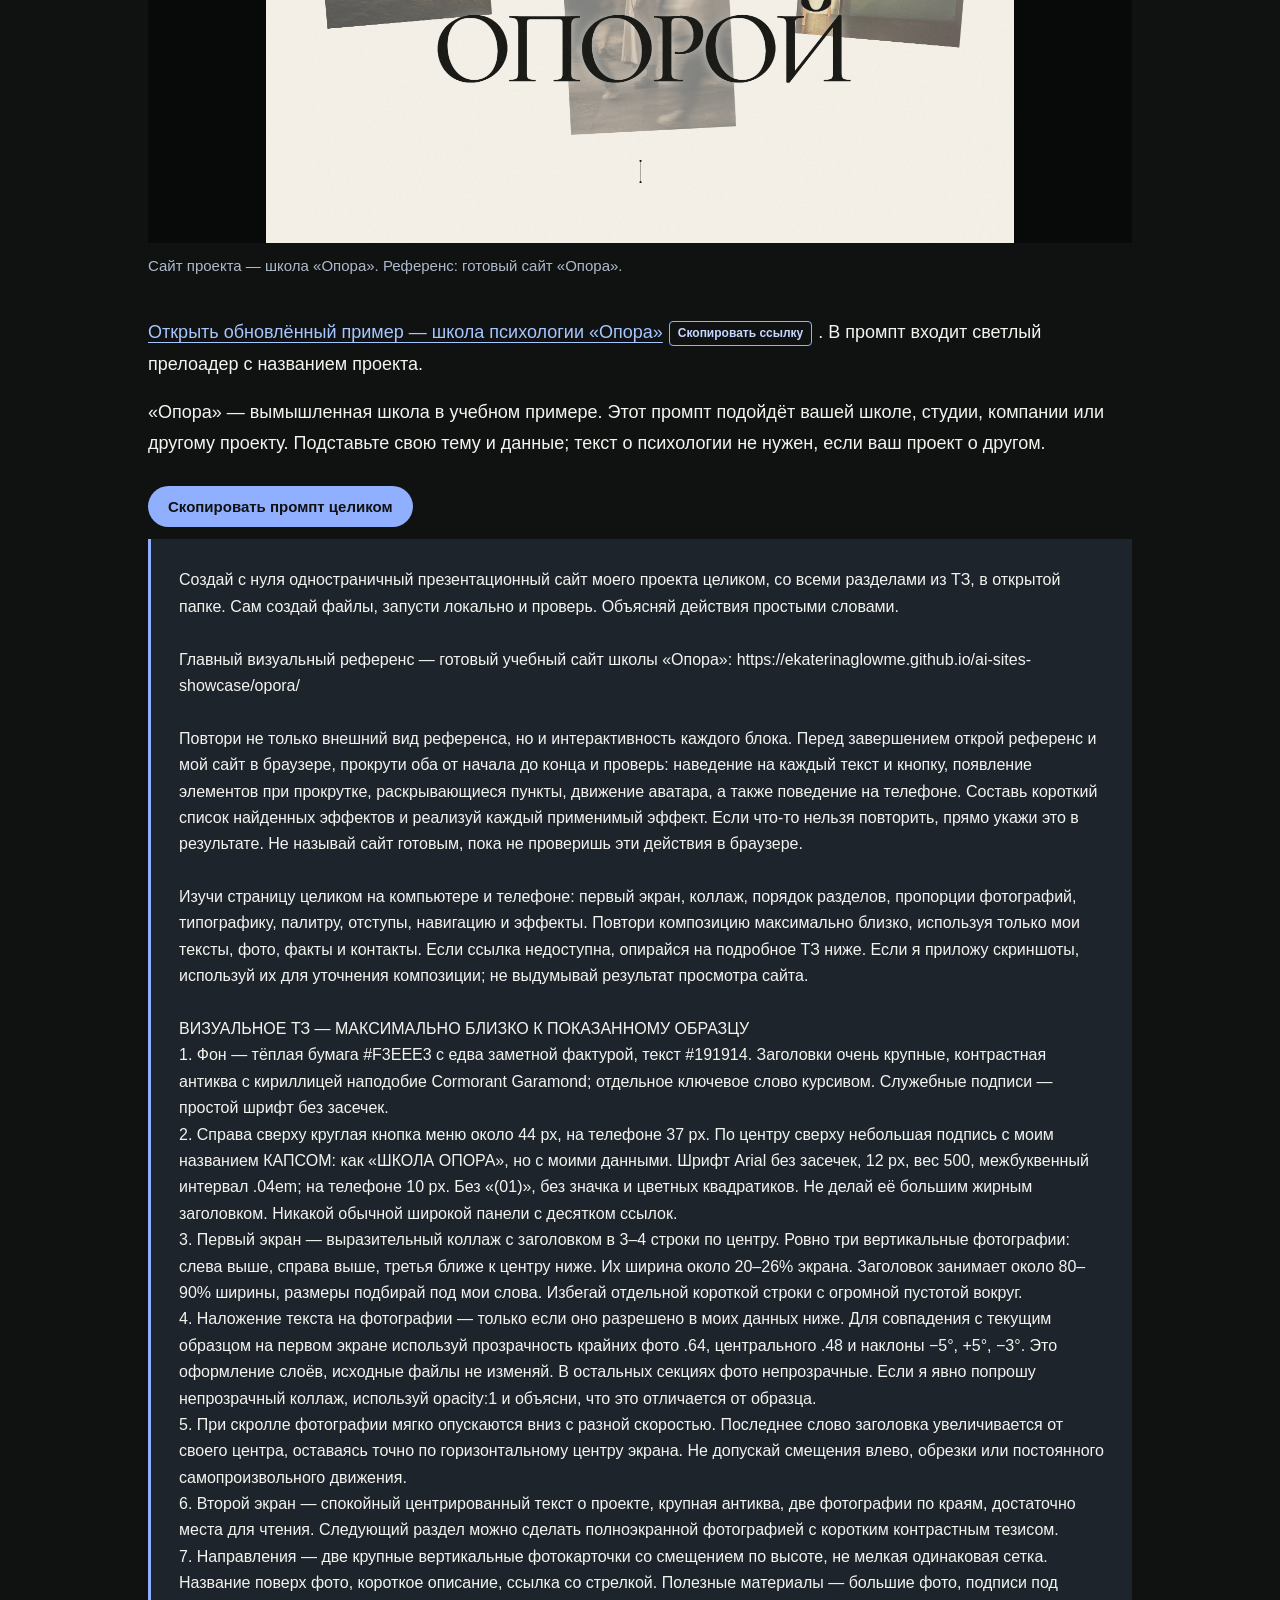
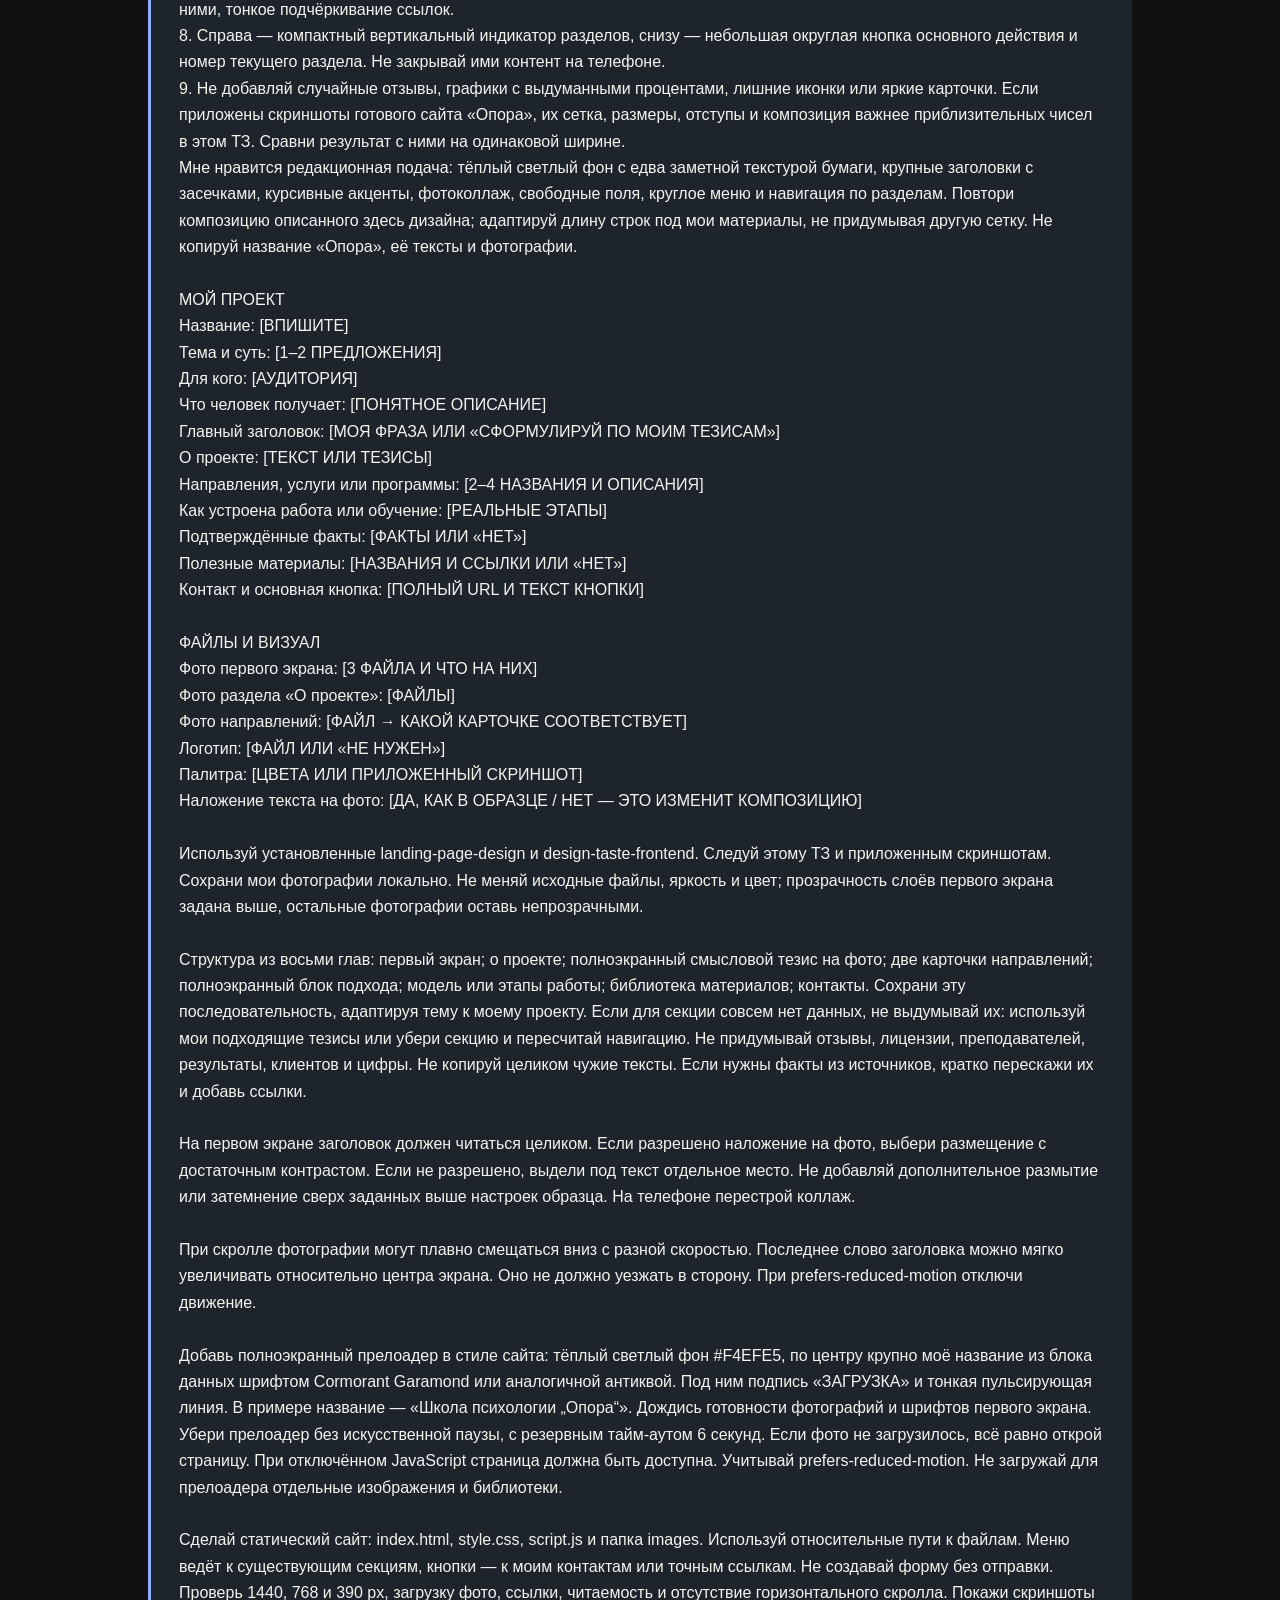
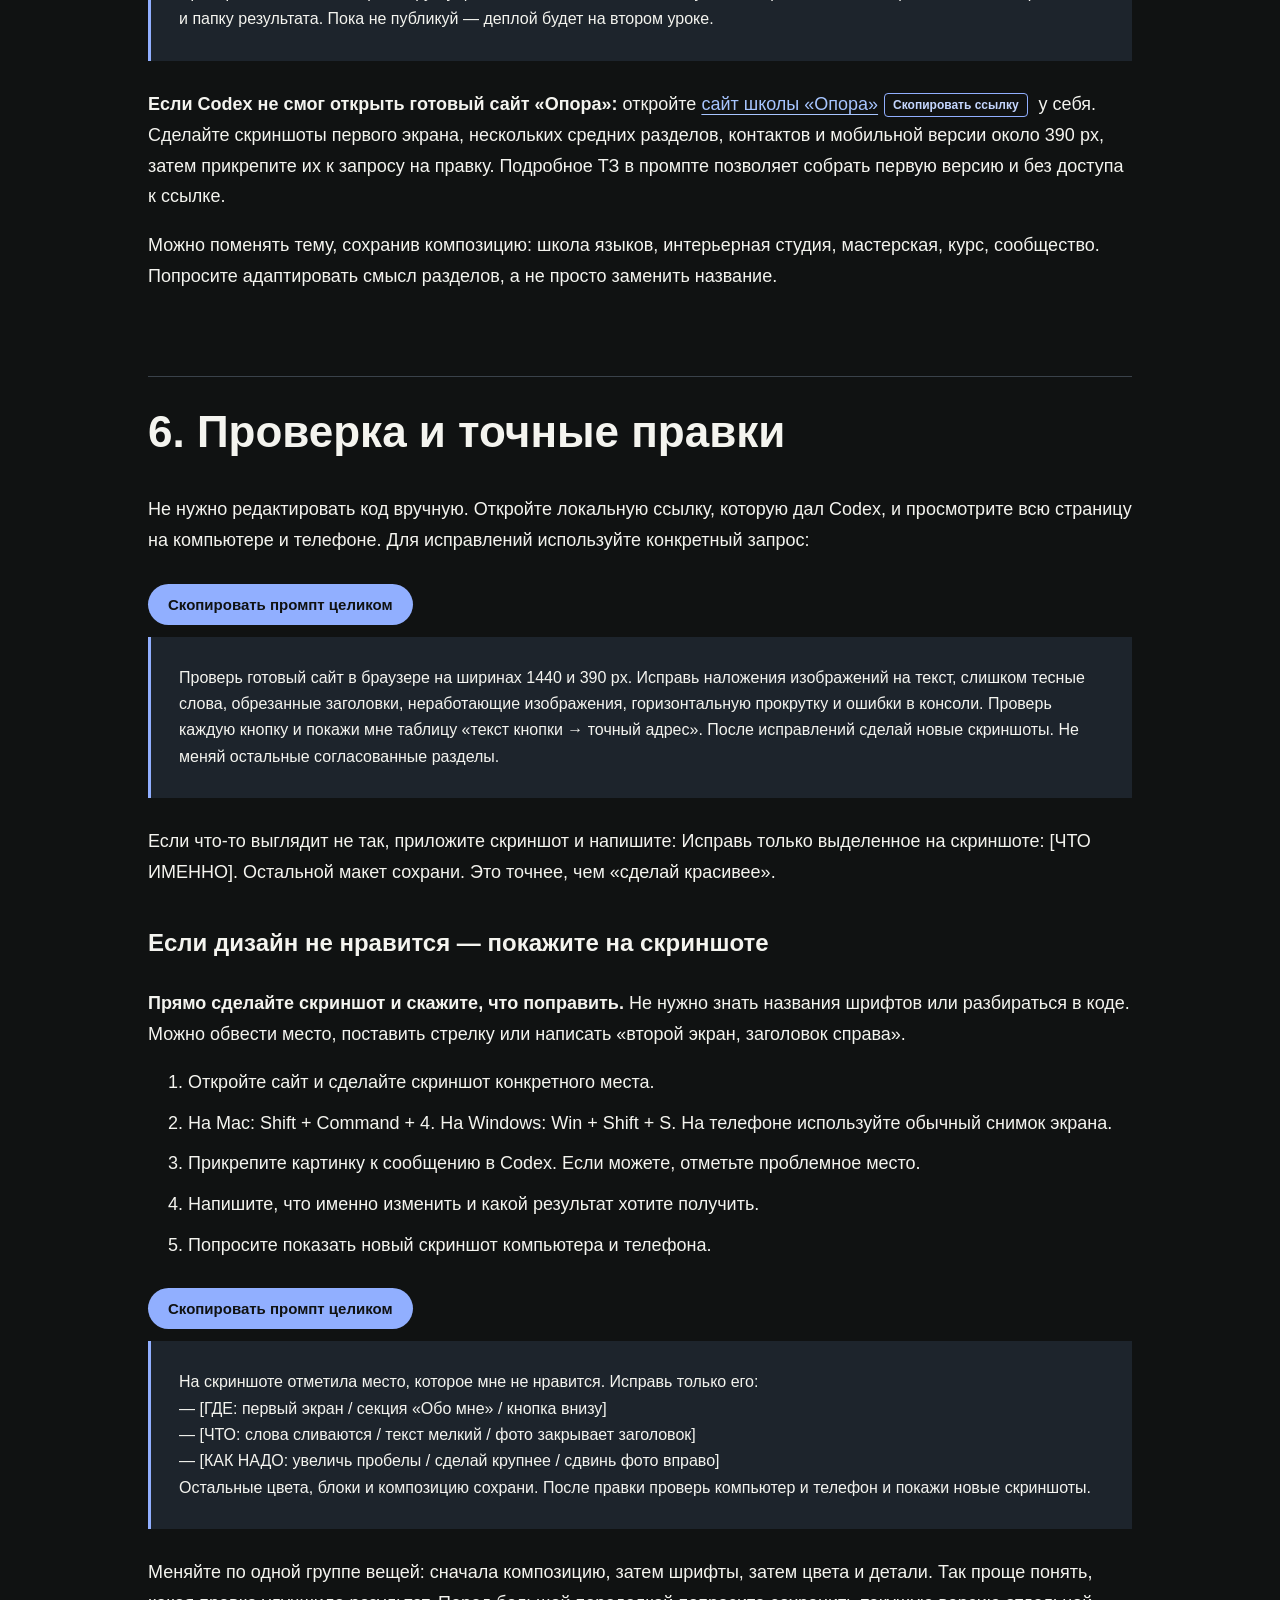
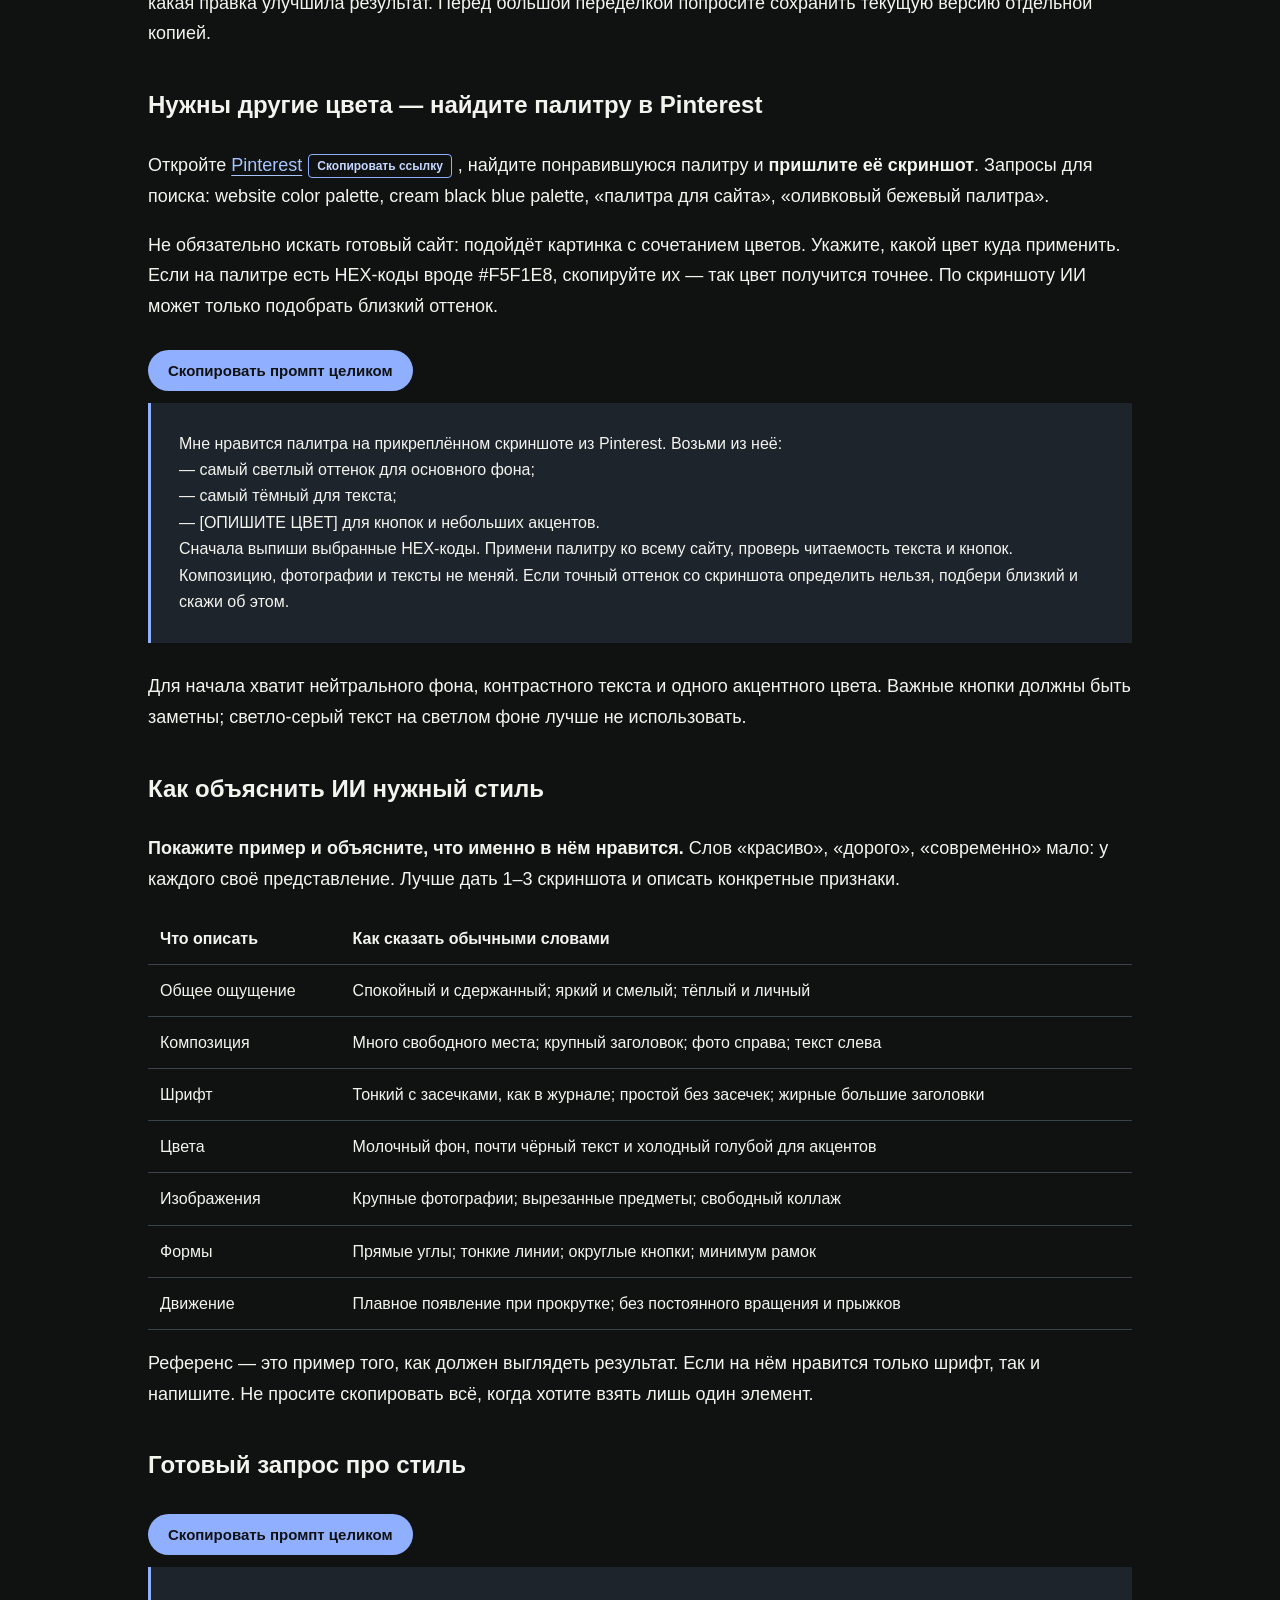
<file: materials/index.html>
<!doctype html><html lang="ru"><head><meta charset="utf-8"><meta name="viewport" content="width=device-width,initial-scale=1"><title>Сайт с ИИ — гайд и промпты</title><style>*{box-sizing:border-box}html{scroll-behavior:smooth}body{margin:0;background:#101212;color:#f4f4ef;font:18px/1.7 Arial,sans-serif}main{max-width:1040px;margin:auto;padding:64px 28px}h1{font-size:clamp(42px,7vw,80px);line-height:1.02;letter-spacing:-.04em;max-width:850px}h2{font-size:clamp(29px,4vw,44px);line-height:1.15;margin-top:85px;padding-top:30px;border-top:1px solid #3a424a}h3{font-size:24px;margin-top:36px}a{color:#a7c5ff;text-underline-offset:4px}pre{white-space:pre-wrap;overflow-wrap:anywhere;background:#1d242c;padding:28px;border-left:3px solid #91afff;font:16px/1.65 Arial;position:relative}code{font:inherit}table{width:100%;border-collapse:collapse;font-size:16px}td,th{padding:12px;text-align:left;vertical-align:top;border-bottom:1px solid #3a424a;overflow-wrap:anywhere}li{margin:10px 0}.brand{color:#91afff;font-weight:bold;letter-spacing:.08em;font-size:13px}.tools{display:flex;gap:15px;flex-wrap:wrap}.copy{background:#91afff;color:#101212;border:0;padding:12px 20px;border-radius:30px;cursor:pointer;font-weight:bold;font-size:15px}.code-wrap{margin:28px 0}.code-wrap pre{margin-top:12px}.hint{color:#aebaca;font-size:15px}.shot{width:100%;max-height:520px;object-fit:contain;background:#080909;margin:24px 0} @media(max-width:600px){main{padding:35px 20px}pre{padding:18px;font-size:15px}table{font-size:13px}td,th{padding:7px}h2{margin-top:55px}} @media print{@page{size:A4;margin:16mm}html,body{background:#101212!important;color:#f4f4ef!important;font-size:10pt}main{padding:0;max-width:none}h1{font-size:36pt}h2{font-size:23pt;margin-top:12mm;break-after:avoid}h3{break-after:avoid}pre{font-size:9pt;background:#1d242c;color:#f4f4ef;white-space:pre-wrap;break-inside:auto;padding:4mm}a{color:#235294}.copy,.tools,.hint{display:none}table{font-size:9pt}.shot{max-height:70mm} }
.site-example{margin:30px 0 40px;break-inside:avoid}.site-example .shot{display:block;margin:0 0 12px}.site-example figcaption{font-size:15px;color:#aebaca;line-height:1.5}


.result-example{margin:30px 0 48px}.result-label{color:#91afff;font-size:13px;letter-spacing:.08em;font-weight:bold}.result-button{display:inline-block;padding:16px 24px;background:#91afff;color:#101212;font-weight:bold;text-decoration:none;border-radius:4px}.result-button:hover{background:#b4c8ff}.result-note{font-size:15px;color:#b4bdc5}.result-preview{display:block;width:100%;max-height:350px;object-fit:contain;background:#090909;margin-top:24px}@media print{.result-button{color:#101212!important}.result-preview{max-height:60mm}.result-note{font-size:9pt}}

.tools{align-items:center;margin:18px 0 28px}.tools .copy{border-radius:4px}.copy:hover,.copy-link:hover{background:#c2d3ff}.copy:focus-visible,.copy-link:focus-visible{outline:3px solid #fff;outline-offset:3px}.copy-link{display:inline-block;vertical-align:middle;margin:3px 6px;padding:4px 8px;border:1px solid #91afff;border-radius:4px;background:transparent;color:#c5d7ff;font:600 12px/1.2 Arial,sans-serif;cursor:pointer;white-space:nowrap}.copy-guide-note{padding:18px 22px;border:1px solid #91afff;background:#1d242c;margin:22px 0 36px}.copy-guide-note p{margin:0}.copy-guide-note a{font-weight:bold}@media print{.copy-link{display:none}.copy-guide-note{break-inside:avoid;background:#1d242c!important;color:#f4f4ef!important;border-color:#91afff!important}.copy-guide-note a{color:#a7c5ff!important}}
</style></head><body><main><div class="brand">@NIKOLSKAYA.AI · УРОК 01</div><div class="tools"><a href="guide/Гайд-и-все-промпты.txt">Скачать весь текст</a><a href="guide/Ваш-сайт-с-ИИ-полный-гайд.pdf">PDF для сохранения</a></div><h1>Ваш первый сайт с ИИ: визитка и сайт проекта</h1>
<div class="copy-guide-note"><p><strong>Хотите скопировать промпт или ссылку одним нажатием?</strong> Откройте <a href="https://ekaterinaglowme.github.io/ai-sites-showcase/materials/" target="_blank" rel="noopener noreferrer">интерактивную версию гайда с кнопками копирования</a>. В ней можно скопировать каждый промпт и каждую ссылку отдельно либо всё сразу. В PDF текст можно выделить вручную; кнопки копирования работают на странице сайта.</p></div>

<div class="result-example">
<p class="result-label">ПОСМОТРИТЕ, ЧТО ПОЛУЧИТСЯ</p>
<p>Вот сайт-визитка Екатерины Никольской. На нём можно посмотреть, как выглядит готовый сайт по этому промпту. Откройте пример, посмотрите разделы и попробуйте кнопки.</p>
<a class="result-button" href="https://ekaterinaglowme.github.io/ai-sites-showcase/nikolskaya-romans/?v=square2" target="_blank" rel="noopener noreferrer">Посмотреть результат по промпту ↗</a>
<p><strong>Все примеры из урока:</strong><br>
<a href="https://ekaterinaglowme.github.io/ai-sites-showcase/nikolskaya-romans/" target="_blank" rel="noopener noreferrer">Сайт-визитка — Екатерина Никольская ↗</a><br>
<a href="https://ekaterinaglowme.github.io/ai-sites-showcase/opora/" target="_blank" rel="noopener noreferrer">Сайт проекта — школа «Опора» ↗</a><br>
<a href="https://ekaterinaglowme.github.io/ai-sites-showcase/mark-belov/" target="_blank" rel="noopener noreferrer">Визитка Марка Белова — дополнительный пример ↗</a></p>
<p class="result-note">Это ориентир по стилю и структуре. У вас будут свои имя, тексты, фотографии и контакты. ИИ может по-разному собрать детали — их можно уточнить по скриншотам.</p>
<a href="https://ekaterinaglowme.github.io/ai-sites-showcase/nikolskaya-romans/?v=square2" target="_blank" rel="noopener noreferrer"><img class="result-preview" src="guide/nikolskaya-1440.png" alt="Результат по промпту: сайт-визитка Екатерины Никольской с именем слева и аватаром справа"></a>
</div>

<p>Здесь всё по порядку: <strong>установите два скилла → создайте 3D-аватар по своей фотографии и картинке-образцу → сохраните готовый аватар → отправьте промпт для сайта с аватаром и обычной фотографией</strong>. Если вы выбрали сайт проекта, используйте его отдельный промпт без шага с аватаром.</p>
<h2>1. Перед началом установите скиллы</h2>
<p>Скиллы — дополнительные инструкции, которые помогают ИИ собирать структуру и дизайн сайта. Для этого урока нужны <code>landing-page-design</code> для структуры страницы и <code>design-taste-frontend</code> для визуальной работы. Ссылки на оба скилла уже есть в запросе ниже.</p>
<h3>Установите скиллы одним сообщением в Codex</h3>
<p>Для установки не нужно открывать GitHub, скачивать архивы или вводить команды в терминале. Ссылки ниже ведут на публичные исходники скиллов; <strong>просто скопируйте запрос целиком и отправьте его в Codex</strong>, который работает с файлами на вашем компьютере. Codex сам найдёт нужные папки и выполнит установку. Если приложение попросит подтвердить действие, проверьте названия двух скиллов и подтвердите.</p>
<pre><code class="language-text">Используй $skill-installer. Установи для моего пользователя два скилла по ссылкам:
1. landing-page-design: https://github.com/elayadesign/ai-design-skills/tree/main/skills/landing-page-design
2. design-taste-frontend: https://github.com/Leonxlnx/taste-skill/tree/main/skills/taste-skill
Проверь инструкции авторов и установи каждый скилл целиком. Если скилл уже установлен, не устанавливай его повторно. После установки проверь, что оба доступны, и сообщи результат отдельно по каждому. Если что-то не удалось, объясни причину и следующий шаг. Сайт пока не создавай.
</code></pre>
<p>Дождитесь ответа Codex о двух скиллах. Если после установки один из них не появился, попросите Codex проверить доступность ещё раз; при необходимости откройте новый чат или перезапустите приложение. Это указано и в <a href="https://learn.chatgpt.com/docs/build-skills" target="_blank" rel="noopener noreferrer">официальной инструкции OpenAI о скиллах</a>. Повторять установку для каждого нового сайта не нужно.</p>
<p><strong>Аккаунт GitHub не нужен.</strong> Ссылки служат адресами исходников для Codex. Вам не нужно заходить на сайт GitHub или скачивать оттуда файлы вручную.</p>
<h3>На чём будет работать сайт?</h3>
<p><strong>В этом уроке мы создаём статический сайт на HTML, CSS и JavaScript, без React.</strong></p>
<ul>
<li><strong>HTML (<code>index.html</code>)</strong> — содержимое: заголовки, тексты, фотографии и разделы страницы.</li>
<li><strong>CSS (<code>style.css</code>)</strong> — оформление: цвета, шрифты, отступы и расположение блоков на компьютере и телефоне.</li>
<li><strong>JavaScript (<code>script.js</code>)</strong> — поведение: анимация за курсором, меню и другие интерактивные элементы. Простые раскрывающиеся блоки могут работать и средствами HTML.</li>
<li><strong>Папка <code>images</code></strong> — фотографии и иллюстрации вашего сайта.</li>
</ul>
<p>Браузер открывает HTML, подключает стили, изображения и скрипт — и показывает страницу. <strong>React — отдельная библиотека для интерфейсов; для этой визитки она не требуется.</strong> Не нужно выбирать между «HTML или JavaScript»: здесь они выполняют разные задачи и работают вместе.</p>
<p>Вы не пишете эти файлы вручную. Для визитки сначала создайте аватар по двум картинкам, затем заполните промпт сайта и приложите готовый аватар с обычной фотографией. Codex создаст файлы и запустит предпросмотр. Установка скиллов не добавляет их на сайт: они помогают Codex выполнить работу. Сайт пока находится на вашем компьютере; на втором уроке разберём GitHub и деплой — публикацию по общей ссылке. Форма, которая действительно отправляет заявки, потребовала бы отдельного сервиса; в этом уроке используем ссылки на ваши контакты.</p>
<h2>2. Подготовьте свои материалы</h2>
<p>Создайте на компьютере пустую папку, например <code>Мой сайт</code>. В отдельную папку <code>Материалы</code> сложите фотографии и логотип. Оригиналы сохраните у себя отдельно. Переименуйте файлы понятно: <code>portrait.jpg</code>, <code>work-01.jpg</code>, <code>product-01.png</code> и так далее.</p>
<p>Для <strong>сайта-визитки</strong> нужны: имя, занятие в одном предложении, 2–4 направления работы, короткий рассказ о себе, основная ссылка для связи и две ваши фотографии. Первую, чёткое фото лица желательно анфас, используйте для генерации 3D-аватара вместе с картинкой-образцом из шага 1. Вторую, обычную фотографию, приложите к промпту сайта для блока «Обо мне». Работы или отзывы добавляйте только если они настоящие и их можно публиковать.</p>
<p>Для <strong>сайта школы, студии или проекта</strong> нужны: название, описание, аудитория, направления, контактная ссылка и 3–6 собственных фотографий. Логотип необязателен. Год основания, проекты, города, клиенты и результаты нужны только тогда, когда вы можете их подтвердить. Не переносите фотографии или контакты с сайта-примера на свой сайт.</p>
<p>Укажите один <strong>главный способ связи</strong>: полную ссылку <code>https://t.me/...</code>, адрес почты для <code>mailto:</code> или номер для <code>tel:</code>. Кнопка без настоящего адреса выглядит рабочей, но разочарует посетителя.</p>
<h2>3. Откройте рабочую папку</h2>
<p>Скачайте <a href="https://learn.chatgpt.com/docs/quickstart" target="_blank" rel="noopener noreferrer">настольное приложение ChatGPT</a> для своей системы, установите и войдите в аккаунт. В новом чате выберите <strong>Codex</strong> и откройте созданную папку <code>Мой сайт</code>. В этой папке Codex сможет создавать и менять файлы. Это соответствует <a href="https://learn.chatgpt.com/docs/quickstart" target="_blank" rel="noopener noreferrer">официальному быстрому старту</a>.</p>
<p>Обычный чат ChatGPT может помочь написать текст и объяснить шаги, но для создания и проверки файлов в вашей папке используйте Codex в приложении. Альтернатива без локальной папки — <a href="https://developers.openai.com/training/walkthroughs/building-a-shareable-site" target="_blank" rel="noopener noreferrer">ChatGPT Work с Sites</a>, если Sites доступен вашему аккаунту; порядок публикации там другой.</p>
<h2>4. Сайт-визитка — сначала аватар, затем промпт сайта</h2><figure class="site-example"><img class="shot" src="guide/nikolskaya-1440.png" alt="Сайт-визитка — Екатерина Никольская. Референс: готовый сайт Екатерины."><figcaption>Сайт-визитка — Екатерина Никольская. Референс: готовый сайт Екатерины.</figcaption></figure>
<p>Ориентир по стилю и композиции — <a href="https://ekaterinaglowme.github.io/ai-sites-showcase/nikolskaya-romans/" target="_blank" rel="noopener noreferrer">готовый сайт Екатерины Никольской</a>. В промпт включены прелоадер с вашим именем и оптимизация фотографий для телефона. Он ненадолго показывает «ЗАГРУЗКА», пока готовится первый экран, и автоматически исчезает.</p>
<p>Подготовьте три картинки: своё чёткое фото лица, картинку-образец по ссылке ниже и отдельную обычную фотографию для блока «Обо мне». Сначала по первым двум создайте 3D-аватар. Когда результат понравится, сохраните файл. Во втором промпте используйте готовый аватар и третью, обычную фотографию. Пример показывает композицию; имя Екатерины и её проекты переносить в свой сайт не нужно.</p>
<h3>Шаг 1. Создайте и сохраните 3D-аватар</h3>
<p><a href="https://ekaterinaglowme.github.io/ai-sites-showcase/materials/guide/3d-avatar-image-and-prompt.png" target="_blank" rel="noopener noreferrer">Откройте картинку-образец в новой вкладке</a> и сохраните её. Затем приложите сохранённую картинку вместе со своим фото и попросите создать такой же 3D-аватар с вашим лицом. Готовый аватар сохраните для следующего шага.</p>
<h3>Шаг 2. Соберите сайт с готовым аватаром</h3>
<p>Заполните квадратные скобки в промпте ниже. Приложите <strong>готовый <code>avatar-3d.png</code></strong> из шага 1 и <strong>свою вторую, обычную фотографию</strong> для блока «Обо мне». Первое исходное фото, по которому делали аватар, и картинку-образец к этому шагу прикладывать не нужно. Скопируйте промпт сайта целиком и отправьте его в Codex.</p>
<pre><code class="language-text">Создай с нуля в открытой папке мой одностраничный сайт-визитку целиком, со всеми разделами из ТЗ. Сам создай файлы, запусти локально и проверь результат. Объясняй действия понятно новичку.

Главный визуальный референс — готовый сайт Екатерины Никольской: https://ekaterinaglowme.github.io/ai-sites-showcase/nikolskaya-romans/

Повтори не только внешний вид референса, но и интерактивность каждого блока. Перед завершением открой референс и мой сайт в браузере, прокрути оба от начала до конца и проверь: наведение на каждый текст и кнопку, появление элементов при прокрутке, раскрывающиеся пункты, движение аватара, а также поведение на телефоне. Составь короткий список найденных эффектов и реализуй каждый применимый эффект. Если что-то нельзя повторить, прямо укажи это в результате. Не называй сайт готовым, пока не проверишь эти действия в браузере.

Открой страницу с самого верха, а не только блок #about. Изучи всю композицию на компьютере и телефоне: первый экран, порядок разделов, сетку, относительные размеры, отступы, цвета, типографику, фотографии, контакты и поведение элементов. Повтори визуальную систему максимально близко, заменив личные данные и материалы на мои. Если ссылка недоступна, опирайся на подробное ТЗ ниже. Если я приложу скриншоты, используй их для уточнения композиции. Не утверждай, что изучил сайт, если открыть его не удалось.

ВИЗУАЛЬНОЕ ТЗ — МАКСИМАЛЬНО БЛИЗКО К ПОКАЗАННОМУ ОБРАЗЦУ
1. Общий характер: контрастный типографический сайт, почти чёрный фон #090909, молочно-белый текст #F3F2EE, холодный голубой #91AFFF. Без градиентных карточек, разноцветных плашек и декоративных теней.
2. Шапка: слева короткое имя, по центру компактные ссылки на разделы, справа Telegram или мой контакт в прямоугольной кнопке с тонкой рамкой. Боковые поля около 5% ширины. Левый край имени в шапке совпадает с левым краем основного заголовка, логотипов и описания.
3. Первый экран на компьютере: двухколоночная композиция. Левая часть примерно 55%, правая 45%. Имя и фамилия в две строки, крупный узкий жирный шрифт с кириллицей наподобие Oswald 700. Фамилия курсивом. Заголовок ориентировочно 80–130 px на экране 1440 px, подобрать по длине моего имени. Сохрани разборчивость и силуэт образца, не растягивай буквы искусственно.
4. Справа — мой готовый 3D-аватар из приложенного файла. Размести его крупно, почти на всю доступную высоту первого экрана, без прямоугольной подложки, обрезанных волос и перекрытия имени. Если у файла остался светлый фон, аккуратно удали только фон и сохрани волосы целиком. Не подменяй аватар вырезкой из обычной фотографии.
5. Под именем — одна строка логотипов моих инструментов высотой около 32–40 px, равные интервалы 24–32 px. Ниже короткое описание обычным шрифтом 16–18 px. Не добавляй инструменты, которых нет в моём списке.
6. Ниже: крупные заголовки, заметные изображения работ, тонкие разделители и просторные поля. Чередуй чёрный и тёплый светлый #F3F0E8 фон. Контактный блок — светлый, заголовок чёрный, большая ссылка со стрелкой, как в этом ТЗ. Не упаковывай каждый абзац в отдельную карточку.
7. Лёгкий плавный отклик аватара на курсор: заметный, но без скачков; до 20–30 градусов по горизонтали и 10–15 по вертикали. Это декоративный наклон изображения, не настоящий поворот лица. На сенсорных устройствах оставь спокойную статичную композицию.
8. Если приложены скриншоты готового сайта Екатерины, они важнее приблизительных чисел в этом ТЗ: повторяй сетку, относительные размеры, интервалы, расположение элементов и иерархию максимально близко. Меняй только мои тексты, изображения и ссылки. Точное совпадение оценивай по скриншотам одинаковой ширины, а не по памяти.
Хочу чёрный первый экран, крупную выразительную типографику: имя и фамилия слева в две строки, справа мой сгенерированный 3D-аватар. Ниже слева короткое описание и ряд логотипов инструментов, которыми я действительно пользуюсь. Верхняя ссылка с моим именем, заголовок, логотипы и описание должны начинаться на одной вертикальной линии. Остальные секции чередуют светлый и тёмный фон. Не копируй чужие имя, тексты, фото, контакты и кейсы.

МОИ ДАННЫЕ
Имя: [ВАШЕ ИМЯ]
Фамилия или название: [ВПИШИТЕ]
Профессия и специализация: [ВПИШИТЕ]
Кому и с чем помогаю: [ВПИШИТЕ]
Короткое описание под именем: [1–2 ПРЕДЛОЖЕНИЯ]
Обо мне: [3–5 ПРЕДЛОЖЕНИЙ ИЛИ ТЕЗИСЫ]
Направления: [1–4 НАЗВАНИЯ И КОРОТКИЕ ОПИСАНИЯ]
Реальные работы: [НАЗВАНИЯ, ОПИСАНИЯ, ФОТО ИЛИ «НЕТ»]
Мой курс или полезные материалы: [НАЗВАНИЕ, УРОКИ ИЛИ «НЕТ»]
Основное действие кнопки: [НАПИСАТЬ / ОБСУДИТЬ ПРОЕКТ / ДРУГОЕ]
Контакт: [ПОЛНЫЙ URL, EMAIL ИЛИ ТЕЛЕФОН]
Акцентный цвет: [ЦВЕТ ИЛИ «ХОЛОДНЫЙ ГОЛУБОЙ»]

ФАЙЛЫ
Готовый 3D-аватар для первого экрана: [ИМЯ ФАЙЛА avatar-3d.png, ПРИЛОЖИТЕ ЕГО]
Моя обычная фотография для блока «Обо мне»: [ИМЯ ФАЙЛА, ПРИЛОЖИТЕ ЕЁ]
Мои инструменты и их логотипы: [ПЕРЕЧЕНЬ И ФАЙЛЫ ИЛИ «НЕ НУЖНЫ»]
Изображения работ: [ФАЙЛ → НАЗВАНИЕ РАБОТЫ ИЛИ «НЕТ»]

Используй установленные landing-page-design и design-taste-frontend. Следуй этому ТЗ и приложенным скриншотам. Все изображения сохрани внутри папки сайта. Готовый аватар уже приложен: не генерируй его заново и не меняй лицо, очки, наушники или причёску.

Аватар с прозрачным фоном сохрани отдельно от обычной фотографии. Если у готового аватара светло-серый фон, удали только фон без обрезки головы и волос. На сайте используй оптимизированные прозрачные WebP-версии аватара. В блоке «Обо мне» используй вторую, обычную фотографию без изменения лица. Если готовый аватар или фотография для блока «Обо мне» не приложены, запроси недостающий файл и продолжи после его получения.

Структура в порядке образца: шапка → чёрный первый экран → светлый блок крупных направлений деятельности → светлый блок «Обо мне» → чёрный блок работ → светлый блок услуг → чёрный блок курса/полезных материалов с раскрывающимися пунктами → светлый контактный блок → чёрный футер.
В блоке «Обо мне» слева подпись, крупный заголовок «Привет, я [имя]», два коротких абзаца и кнопка связи. Справа моя фотография строго квадратная: aspect-ratio:1; width:min(100%,500px); object-fit:cover; без растягивания и фильтров. На телефоне максимум 380px и не шире контейнера. Не позволяй высоте изображения растянуть весь раздел. Шапка, имя первого экрана, «Обо мне», абзацы и кнопка начинаются с общей вертикали: 5vw на компьютере и 20px при ширине до 650px. Текст — Manrope, заголовки — Oswald 700 с кириллицей. Не подменяй их похожим широким шрифтом, если исходные доступны.
Контакты сохраняют светлый фон и чёрную типографику как в этом ТЗ, а не произвольный голубой блок. Не придумывай отзывы, клиентов, цифры, квалификацию, результаты и проекты. Если данных для раздела нет, убери его.

На компьютере имя слева, изображение справа без наложения. На телефоне сначала имя, затем аватар, описание и контакт. Центрируй видимую голову относительно экрана с учётом прозрачных полей изображения. Проверь центровку на ширинах 320 и 390 px. Логотипы поставь в одну линию с равными отступами; на узком экране аккуратно адаптируй. Не используй логотипы как доказательство партнёрства.

Можно добавить лёгкий наклон аватара за курсором. Это PNG, а не настоящая 3D-модель: не обещай вращение вокруг головы. Для prefers-reduced-motion отключи движение. Не закрывай кнопки изображением.

Добавь прелоадер: полноэкранный чёрный фон #090909, по центру крупно моё имя и первая буква фамилии (например «МАРК Б.»), шрифт Oswald 700; под именем подпись «ЗАГРУЗКА» и тонкая движущаяся полоса акцентного цвета. Без слоганов и выдуманных процентов. Показывай его только до готовности главного изображения и шрифта, без минимальной искусственной задержки. При ошибке загрузки или через 6 секунд открывай сайт в любом случае. Без JavaScript сайт должен оставаться видимым. Отключи движение для prefers-reduced-motion. Сам прелоадер должен работать без картинок и внешних библиотек.
Для быстрой загрузки сохрани оригиналы отдельно, а на сайте используй WebP с сохранением прозрачности, srcset для мобильных и больших экранов. Главному изображению дай fetchpriority=&quot;high&quot;, остальным ниже первого экрана — loading=&quot;lazy&quot;. Прелоадер не заменяет оптимизацию файлов.

Сделай статический сайт: index.html, style.css, script.js при необходимости, папка images. Пути относительные: ./style.css, ./images/… Все кнопки ведут к моим контактам или существующим секциям. Не создавай форму без отправки. Проверь ширины 1440, 768 и 390 px, загрузку фото, ссылки, читаемость, фокус клавиатуры и отсутствие горизонтального скролла. Покажи скриншоты и путь к папке. Пока не публикуй — деплой будет на втором уроке.
</code></pre>
<p><strong>Если Codex не смог открыть готовый сайт Екатерины:</strong> откройте <a href="https://ekaterinaglowme.github.io/ai-sites-showcase/nikolskaya-romans/" target="_blank" rel="noopener noreferrer">сайт-визитку Екатерины</a> у себя. Сделайте скриншоты первого экрана, блока «Обо мне», контактов и мобильной версии около 390 px, затем прикрепите их к запросу на правку. Подробное ТЗ в промпте позволяет собрать первую версию и без доступа к ссылке.</p>
<p>Для визитки сначала создайте аватар по двум картинкам, а после сохранения результата отправьте промпт сайта с готовым аватаром и обычной фотографией. Для проекта отправляйте его промпт одним сообщением. Запросы на точечные правки ниже нужны после получения первой полной версии сайта.</p>
<h2>5. Сайт проекта — один цельный промпт</h2><figure class="site-example"><img class="shot" src="guide/opora-1440.png" alt="Сайт проекта — школа «Опора». Референс: готовый сайт «Опора»."><figcaption>Сайт проекта — школа «Опора». Референс: готовый сайт «Опора».</figcaption></figure>
<p><a href="https://ekaterinaglowme.github.io/ai-sites-showcase/opora/" target="_blank" rel="noopener noreferrer">Открыть обновлённый пример — школа психологии «Опора»</a>. В промпт входит светлый прелоадер с названием проекта.</p>
<p>«Опора» — вымышленная школа в учебном примере. Этот промпт подойдёт вашей школе, студии, компании или другому проекту. Подставьте свою тему и данные; текст о психологии не нужен, если ваш проект о другом.</p>
<pre><code class="language-text">Создай с нуля одностраничный презентационный сайт моего проекта целиком, со всеми разделами из ТЗ, в открытой папке. Сам создай файлы, запусти локально и проверь. Объясняй действия простыми словами.

Главный визуальный референс — готовый учебный сайт школы «Опора»: https://ekaterinaglowme.github.io/ai-sites-showcase/opora/

Повтори не только внешний вид референса, но и интерактивность каждого блока. Перед завершением открой референс и мой сайт в браузере, прокрути оба от начала до конца и проверь: наведение на каждый текст и кнопку, появление элементов при прокрутке, раскрывающиеся пункты, движение аватара, а также поведение на телефоне. Составь короткий список найденных эффектов и реализуй каждый применимый эффект. Если что-то нельзя повторить, прямо укажи это в результате. Не называй сайт готовым, пока не проверишь эти действия в браузере.

Изучи страницу целиком на компьютере и телефоне: первый экран, коллаж, порядок разделов, пропорции фотографий, типографику, палитру, отступы, навигацию и эффекты. Повтори композицию максимально близко, используя только мои тексты, фото, факты и контакты. Если ссылка недоступна, опирайся на подробное ТЗ ниже. Если я приложу скриншоты, используй их для уточнения композиции; не выдумывай результат просмотра сайта.

ВИЗУАЛЬНОЕ ТЗ — МАКСИМАЛЬНО БЛИЗКО К ПОКАЗАННОМУ ОБРАЗЦУ
1. Фон — тёплая бумага #F3EEE3 с едва заметной фактурой, текст #191914. Заголовки очень крупные, контрастная антиква с кириллицей наподобие Cormorant Garamond; отдельное ключевое слово курсивом. Служебные подписи — простой шрифт без засечек.
2. Справа сверху круглая кнопка меню около 44 px, на телефоне 37 px. По центру сверху небольшая подпись с моим названием КАПСОМ: как «ШКОЛА ОПОРА», но с моими данными. Шрифт Arial без засечек, 12 px, вес 500, межбуквенный интервал .04em; на телефоне 10 px. Без «(01)», без значка и цветных квадратиков. Не делай её большим жирным заголовком. Никакой обычной широкой панели с десятком ссылок.
3. Первый экран — выразительный коллаж с заголовком в 3–4 строки по центру. Ровно три вертикальные фотографии: слева выше, справа выше, третья ближе к центру ниже. Их ширина около 20–26% экрана. Заголовок занимает около 80–90% ширины, размеры подбирай под мои слова. Избегай отдельной короткой строки с огромной пустотой вокруг.
4. Наложение текста на фотографии — только если оно разрешено в моих данных ниже. Для совпадения с текущим образцом на первом экране используй прозрачность крайних фото .64, центрального .48 и наклоны −5°, +5°, −3°. Это оформление слоёв, исходные файлы не изменяй. В остальных секциях фото непрозрачные. Если я явно попрошу непрозрачный коллаж, используй opacity:1 и объясни, что это отличается от образца.
5. При скролле фотографии мягко опускаются вниз с разной скоростью. Последнее слово заголовка увеличивается от своего центра, оставаясь точно по горизонтальному центру экрана. Не допускай смещения влево, обрезки или постоянного самопроизвольного движения.
6. Второй экран — спокойный центрированный текст о проекте, крупная антиква, две фотографии по краям, достаточно места для чтения. Следующий раздел можно сделать полноэкранной фотографией с коротким контрастным тезисом.
7. Направления — две крупные вертикальные фотокарточки со смещением по высоте, не мелкая одинаковая сетка. Название поверх фото, короткое описание, ссылка со стрелкой. Полезные материалы — большие фото, подписи под ними, тонкое подчёркивание ссылок.
8. Справа — компактный вертикальный индикатор разделов, снизу — небольшая округлая кнопка основного действия и номер текущего раздела. Не закрывай ими контент на телефоне.
9. Не добавляй случайные отзывы, графики с выдуманными процентами, лишние иконки или яркие карточки. Если приложены скриншоты готового сайта «Опора», их сетка, размеры, отступы и композиция важнее приблизительных чисел в этом ТЗ. Сравни результат с ними на одинаковой ширине.
Мне нравится редакционная подача: тёплый светлый фон с едва заметной текстурой бумаги, крупные заголовки с засечками, курсивные акценты, фотоколлаж, свободные поля, круглое меню и навигация по разделам. Повтори композицию описанного здесь дизайна; адаптируй длину строк под мои материалы, не придумывая другую сетку. Не копируй название «Опора», её тексты и фотографии.

МОЙ ПРОЕКТ
Название: [ВПИШИТЕ]
Тема и суть: [1–2 ПРЕДЛОЖЕНИЯ]
Для кого: [АУДИТОРИЯ]
Что человек получает: [ПОНЯТНОЕ ОПИСАНИЕ]
Главный заголовок: [МОЯ ФРАЗА ИЛИ «СФОРМУЛИРУЙ ПО МОИМ ТЕЗИСАМ»]
О проекте: [ТЕКСТ ИЛИ ТЕЗИСЫ]
Направления, услуги или программы: [2–4 НАЗВАНИЯ И ОПИСАНИЯ]
Как устроена работа или обучение: [РЕАЛЬНЫЕ ЭТАПЫ]
Подтверждённые факты: [ФАКТЫ ИЛИ «НЕТ»]
Полезные материалы: [НАЗВАНИЯ И ССЫЛКИ ИЛИ «НЕТ»]
Контакт и основная кнопка: [ПОЛНЫЙ URL И ТЕКСТ КНОПКИ]

ФАЙЛЫ И ВИЗУАЛ
Фото первого экрана: [3 ФАЙЛА И ЧТО НА НИХ]
Фото раздела «О проекте»: [ФАЙЛЫ]
Фото направлений: [ФАЙЛ → КАКОЙ КАРТОЧКЕ СООТВЕТСТВУЕТ]
Логотип: [ФАЙЛ ИЛИ «НЕ НУЖЕН»]
Палитра: [ЦВЕТА ИЛИ ПРИЛОЖЕННЫЙ СКРИНШОТ]
Наложение текста на фото: [ДА, КАК В ОБРАЗЦЕ / НЕТ — ЭТО ИЗМЕНИТ КОМПОЗИЦИЮ]

Используй установленные landing-page-design и design-taste-frontend. Следуй этому ТЗ и приложенным скриншотам. Сохрани мои фотографии локально. Не меняй исходные файлы, яркость и цвет; прозрачность слоёв первого экрана задана выше, остальные фотографии оставь непрозрачными.

Структура из восьми глав: первый экран; о проекте; полноэкранный смысловой тезис на фото; две карточки направлений; полноэкранный блок подхода; модель или этапы работы; библиотека материалов; контакты. Сохрани эту последовательность, адаптируя тему к моему проекту. Если для секции совсем нет данных, не выдумывай их: используй мои подходящие тезисы или убери секцию и пересчитай навигацию. Не придумывай отзывы, лицензии, преподавателей, результаты, клиентов и цифры. Не копируй целиком чужие тексты. Если нужны факты из источников, кратко перескажи их и добавь ссылки.

На первом экране заголовок должен читаться целиком. Если разрешено наложение на фото, выбери размещение с достаточным контрастом. Если не разрешено, выдели под текст отдельное место. Не добавляй дополнительное размытие или затемнение сверх заданных выше настроек образца. На телефоне перестрой коллаж.

При скролле фотографии могут плавно смещаться вниз с разной скоростью. Последнее слово заголовка можно мягко увеличивать относительно центра экрана. Оно не должно уезжать в сторону. При prefers-reduced-motion отключи движение.

Добавь полноэкранный прелоадер в стиле сайта: тёплый светлый фон #F4EFE5, по центру крупно моё название из блока данных шрифтом Cormorant Garamond или аналогичной антиквой. Под ним подпись «ЗАГРУЗКА» и тонкая пульсирующая линия. В примере название — «Школа психологии „Опора“». Дождись готовности фотографий и шрифтов первого экрана. Убери прелоадер без искусственной паузы, с резервным тайм-аутом 6 секунд. Если фото не загрузилось, всё равно открой страницу. При отключённом JavaScript страница должна быть доступна. Учитывай prefers-reduced-motion. Не загружай для прелоадера отдельные изображения и библиотеки.

Сделай статический сайт: index.html, style.css, script.js и папка images. Используй относительные пути к файлам. Меню ведёт к существующим секциям, кнопки — к моим контактам или точным ссылкам. Не создавай форму без отправки. Проверь 1440, 768 и 390 px, загрузку фото, ссылки, читаемость и отсутствие горизонтального скролла. Покажи скриншоты и папку результата. Пока не публикуй — деплой будет на втором уроке.
</code></pre>
<p><strong>Если Codex не смог открыть готовый сайт «Опора»:</strong> откройте <a href="https://ekaterinaglowme.github.io/ai-sites-showcase/opora/" target="_blank" rel="noopener noreferrer">сайт школы «Опора»</a> у себя. Сделайте скриншоты первого экрана, нескольких средних разделов, контактов и мобильной версии около 390 px, затем прикрепите их к запросу на правку. Подробное ТЗ в промпте позволяет собрать первую версию и без доступа к ссылке.</p>
<p>Можно поменять тему, сохранив композицию: школа языков, интерьерная студия, мастерская, курс, сообщество. Попросите адаптировать смысл разделов, а не просто заменить название.</p>
<h2>6. Проверка и точные правки</h2>
<p>Не нужно редактировать код вручную. Откройте локальную ссылку, которую дал Codex, и просмотрите всю страницу на компьютере и телефоне. Для исправлений используйте конкретный запрос:</p>
<pre><code class="language-text">Проверь готовый сайт в браузере на ширинах 1440 и 390 px. Исправь наложения изображений на текст, слишком тесные слова, обрезанные заголовки, неработающие изображения, горизонтальную прокрутку и ошибки в консоли. Проверь каждую кнопку и покажи мне таблицу «текст кнопки → точный адрес». После исправлений сделай новые скриншоты. Не меняй остальные согласованные разделы.
</code></pre>
<p>Если что-то выглядит не так, приложите скриншот и напишите: <code>Исправь только выделенное на скриншоте: [ЧТО ИМЕННО]. Остальной макет сохрани.</code> Это точнее, чем «сделай красивее».</p>
<h3>Если дизайн не нравится — покажите на скриншоте</h3>
<p><strong>Прямо сделайте скриншот и скажите, что поправить.</strong> Не нужно знать названия шрифтов или разбираться в коде. Можно обвести место, поставить стрелку или написать «второй экран, заголовок справа».</p>
<ol>
<li>Откройте сайт и сделайте скриншот конкретного места.</li>
<li>На Mac: <code>Shift + Command + 4</code>. На Windows: <code>Win + Shift + S</code>. На телефоне используйте обычный снимок экрана.</li>
<li>Прикрепите картинку к сообщению в Codex. Если можете, отметьте проблемное место.</li>
<li>Напишите, что именно изменить и какой результат хотите получить.</li>
<li>Попросите показать новый скриншот компьютера и телефона.</li>
</ol>
<pre><code class="language-text">На скриншоте отметила место, которое мне не нравится. Исправь только его:
— [ГДЕ: первый экран / секция «Обо мне» / кнопка внизу]
— [ЧТО: слова сливаются / текст мелкий / фото закрывает заголовок]
— [КАК НАДО: увеличь пробелы / сделай крупнее / сдвинь фото вправо]
Остальные цвета, блоки и композицию сохрани. После правки проверь компьютер и телефон и покажи новые скриншоты.
</code></pre>
<p>Меняйте по одной группе вещей: сначала композицию, затем шрифты, затем цвета и детали. Так проще понять, какая правка улучшила результат. Перед большой переделкой попросите сохранить текущую версию отдельной копией.</p>
<h3>Нужны другие цвета — найдите палитру в Pinterest</h3>
<p>Откройте <a href="https://www.pinterest.com/" target="_blank" rel="noopener noreferrer">Pinterest</a>, найдите понравившуюся палитру и <strong>пришлите её скриншот</strong>. Запросы для поиска: <code>website color palette</code>, <code>cream black blue palette</code>, «палитра для сайта», «оливковый бежевый палитра».</p>
<p>Не обязательно искать готовый сайт: подойдёт картинка с сочетанием цветов. Укажите, какой цвет куда применить. Если на палитре есть HEX-коды вроде <code>#F5F1E8</code>, скопируйте их — так цвет получится точнее. По скриншоту ИИ может только подобрать близкий оттенок.</p>
<pre><code class="language-text">Мне нравится палитра на прикреплённом скриншоте из Pinterest. Возьми из неё:
— самый светлый оттенок для основного фона;
— самый тёмный для текста;
— [ОПИШИТЕ ЦВЕТ] для кнопок и небольших акцентов.
Сначала выпиши выбранные HEX-коды. Примени палитру ко всему сайту, проверь читаемость текста и кнопок. Композицию, фотографии и тексты не меняй. Если точный оттенок со скриншота определить нельзя, подбери близкий и скажи об этом.
</code></pre>
<p>Для начала хватит нейтрального фона, контрастного текста и одного акцентного цвета. Важные кнопки должны быть заметны; светло-серый текст на светлом фоне лучше не использовать.</p>
<h3>Как объяснить ИИ нужный стиль</h3>
<p><strong>Покажите пример и объясните, что именно в нём нравится.</strong> Слов «красиво», «дорого», «современно» мало: у каждого своё представление. Лучше дать 1–3 скриншота и описать конкретные признаки.</p>
<table>
<thead>
<tr>
<th>Что описать</th>
<th>Как сказать обычными словами</th>
</tr>
</thead>
<tbody>
<tr>
<td>Общее ощущение</td>
<td>Спокойный и сдержанный; яркий и смелый; тёплый и личный</td>
</tr>
<tr>
<td>Композиция</td>
<td>Много свободного места; крупный заголовок; фото справа; текст слева</td>
</tr>
<tr>
<td>Шрифт</td>
<td>Тонкий с засечками, как в журнале; простой без засечек; жирные большие заголовки</td>
</tr>
<tr>
<td>Цвета</td>
<td>Молочный фон, почти чёрный текст и холодный голубой для акцентов</td>
</tr>
<tr>
<td>Изображения</td>
<td>Крупные фотографии; вырезанные предметы; свободный коллаж</td>
</tr>
<tr>
<td>Формы</td>
<td>Прямые углы; тонкие линии; округлые кнопки; минимум рамок</td>
</tr>
<tr>
<td>Движение</td>
<td>Плавное появление при прокрутке; без постоянного вращения и прыжков</td>
</tr>
</tbody>
</table>
<p>Референс — это пример того, как должен выглядеть результат. Если на нём нравится только шрифт, так и напишите. Не просите скопировать всё, когда хотите взять лишь один элемент.</p>
<h3>Готовый запрос про стиль</h3>
<pre><code class="language-text">Хочу изменить визуальный стиль сайта. Прикладываю референсы и объясняю, что взять из каждого.

Скриншот 1: нравится [КОМПОЗИЦИЯ И РАЗМЕР ЗАГОЛОВКОВ].
Скриншот 2: нравится [ПАЛИТРА И ЦВЕТ КНОПОК].
Скриншот 3: нравится [РАСПОЛОЖЕНИЕ ФОТО / ШРИФТ / ДЕТАЛИ].

Общее ощущение: [СПОКОЙНЫЙ / РЕДАКЦИОННЫЙ / ТЕХНОЛОГИЧНЫЙ / ДРУГОЕ].
Фон: [ОПИШИТЕ]. Текст: [ОПИШИТЕ]. Акцент: [ОПИШИТЕ].
Шрифт: [С ЗАСЕЧКАМИ / БЕЗ ЗАСЕЧЕК, КРУПНЫЙ / СДЕРЖАННЫЙ].
Композиция: [ГДЕ ЗАГОЛОВОК, ФОТО И КНОПКА].
Не нравится: [ПЕРЕЧИСЛИТЕ: ТЕНИ, ГРАДИЕНТЫ, МЕЛКИЙ ТЕКСТ И Т. П.].

Сохрани мои тексты, контакты и фотографии. Сначала сделай первый экран в этом стиле для компьютера и телефона. Покажи скриншоты. После моего выбора перенеси стиль на остальные разделы. Перед переделкой сохрани текущую версию отдельной копией.
</code></pre>
<p><strong>Пример понятного описания:</strong> «Хочу сайт как спокойный архитектурный журнал: молочный фон, чёрные тонкие заголовки с засечками, большие фотографии и много воздуха. Без цветных карточек и теней. Одна заметная кнопка вверху. На телефоне фото должно идти после заголовка».</p>
<p>Оценивайте не только красоту: имя и занятие должны читаться сразу, основное действие — быть заметным, а текст на телефоне — помещаться без обрезки.</p>
<h2>7. Следующий урок — публикация</h2>
<p><strong>На втором уроке будем публиковать сайт на GitHub и изучать деплой.</strong></p>
<p>В первом уроке мы создали сайт и проверили его на компьютере. Сейчас достаточно сохранить готовую папку проекта, фотографии и понравившуюся версию дизайна.</p>
<h3>Что будет дальше</h3>
<ol>
<li>Разберёмся, что такое GitHub, репозиторий и коммит.</li>
<li>Загрузим файлы сайта в свой репозиторий.</li>
<li>Изучим деплой — публикацию сайта из файлов проекта в интернете.</li>
<li>Настроим GitHub Pages и получим публичную HTTPS-ссылку.</li>
<li>Научимся обновлять сайт и возвращаться к предыдущей версии.</li>
</ol>
<h3>Что подготовить ко второму уроку</h3>
<p>— Готовую папку сайта с <code>index.html</code>, стилями и изображениями.
— Проверенную локальную версию, которая вам нравится.
— Аккаунт заранее создавать не нужно: этот шаг пройдём на втором уроке.</p>
<p>Локальная ссылка с <code>localhost</code> работает на вашем компьютере. Ссылка для других людей появится после деплоя во втором уроке.</p>
<pre><code class="language-text">Сохрани текущую согласованную версию сайта. Проверь, что все файлы и изображения находятся в папке проекта. Напиши, где она лежит и как снова открыть локальный сайт. Публиковать пока не нужно — это сделаем на втором уроке.
</code></pre>
<h2>8. Если что-то пошло не так</h2>
<table>
<thead>
<tr>
<th>Что случилось</th>
<th>Что попросить у Codex</th>
</tr>
</thead>
<tbody>
<tr>
<td>На локальном сайте нет оформления</td>
<td><code>Проверь, что CSS подключён и все пути к изображениям ведут к существующим файлам.</code></td>
</tr>
<tr>
<td>Видна старая версия</td>
<td><code>Проверь локальный сервер и кеш браузера. Обнови страницу и покажи текущую версию сайта.</code></td>
</tr>
<tr>
<td>С телефона заголовок обрезан</td>
<td><code>Проверь ширину 390 px, перенеси заголовок и уменьшай размер только там, где это нужно.</code></td>
</tr>
<tr>
<td>Кнопка ведёт не туда</td>
<td><code>Составь таблицу всех href и исправь кнопку [НАЗВАНИЕ] на [ТОЧНЫЙ URL].</code></td>
</tr>
<tr>
<td>ИИ придумал проект или отзыв</td>
<td><code>Удали неподтверждённый факт и проверь весь сайт на другие вымышленные утверждения.</code></td>
</tr>
<tr>
<td>Фото чужой компании показано как ваше</td>
<td><code>Замени фото на мой файл [ИМЯ ФАЙЛА] или убери блок. Не называй иллюстрацию нашей работой.</code></td>
</tr>
</tbody>
</table>
<p><strong>Критерий готовности:</strong> ваш сайт показывает именно ваши материалы, открывается локально, читается на мобильной ширине, а все кнопки ведут туда, куда вы ожидаете.</p></main><script>async function copyText(value) {
  if (navigator.clipboard && window.isSecureContext) {
    try { await navigator.clipboard.writeText(value); return true; } catch (_) {}
  }
  const field = document.createElement('textarea');
  field.value = value;
  field.setAttribute('readonly', '');
  field.style.cssText = 'position:fixed;left:-9999px;top:0';
  document.body.append(field);
  field.select();
  let copied = false;
  try { copied = document.execCommand('copy'); } catch (_) {}
  field.remove();
  return copied;
}

async function copyWithFeedback(button, value) {
  const original = button.textContent;
  const copied = await copyText(value);
  button.textContent = copied ? 'Скопировано ✓' : 'Не удалось скопировать';
  window.setTimeout(() => { button.textContent = original; }, 2400);
}

const codeBlocks = [...document.querySelectorAll('pre')];
codeBlocks.forEach((pre) => {
  const wrap = document.createElement('div');
  wrap.className = 'code-wrap';
  pre.before(wrap);
  const button = document.createElement('button');
  button.className = 'copy';
  button.type = 'button';
  button.textContent = 'Скопировать промпт целиком';
  button.addEventListener('click', () => copyWithFeedback(button, pre.textContent.trim()));
  wrap.append(button, pre);
});

const linkButtons = [];
document.querySelectorAll('main a[href^="https://"], main a[href^="http://"]').forEach((link) => {
  if (link.querySelector('img')) return;
  const button = document.createElement('button');
  button.className = 'copy-link';
  button.type = 'button';
  button.textContent = 'Скопировать ссылку';
  button.setAttribute('aria-label', `Скопировать ссылку: ${link.textContent.trim()}`);
  button.addEventListener('click', () => copyWithFeedback(button, link.href));
  link.after(button);
  linkButtons.push(link);
});

const tools = document.querySelector('.tools');
if (tools) {
  const allPrompts = document.createElement('button');
  allPrompts.className = 'copy';
  allPrompts.type = 'button';
  allPrompts.textContent = 'Скопировать все промпты';
  allPrompts.addEventListener('click', () => copyWithFeedback(allPrompts, codeBlocks.map((pre) => pre.textContent.trim()).join('\n\n──────────\n\n')));
  const allLinks = document.createElement('button');
  allLinks.className = 'copy';
  allLinks.type = 'button';
  allLinks.textContent = 'Скопировать все ссылки';
  allLinks.addEventListener('click', () => copyWithFeedback(allLinks, [...new Set(linkButtons.map((link) => link.href))].join('\n')));
  tools.append(allPrompts, allLinks);
}
</script></body></html>
</file>
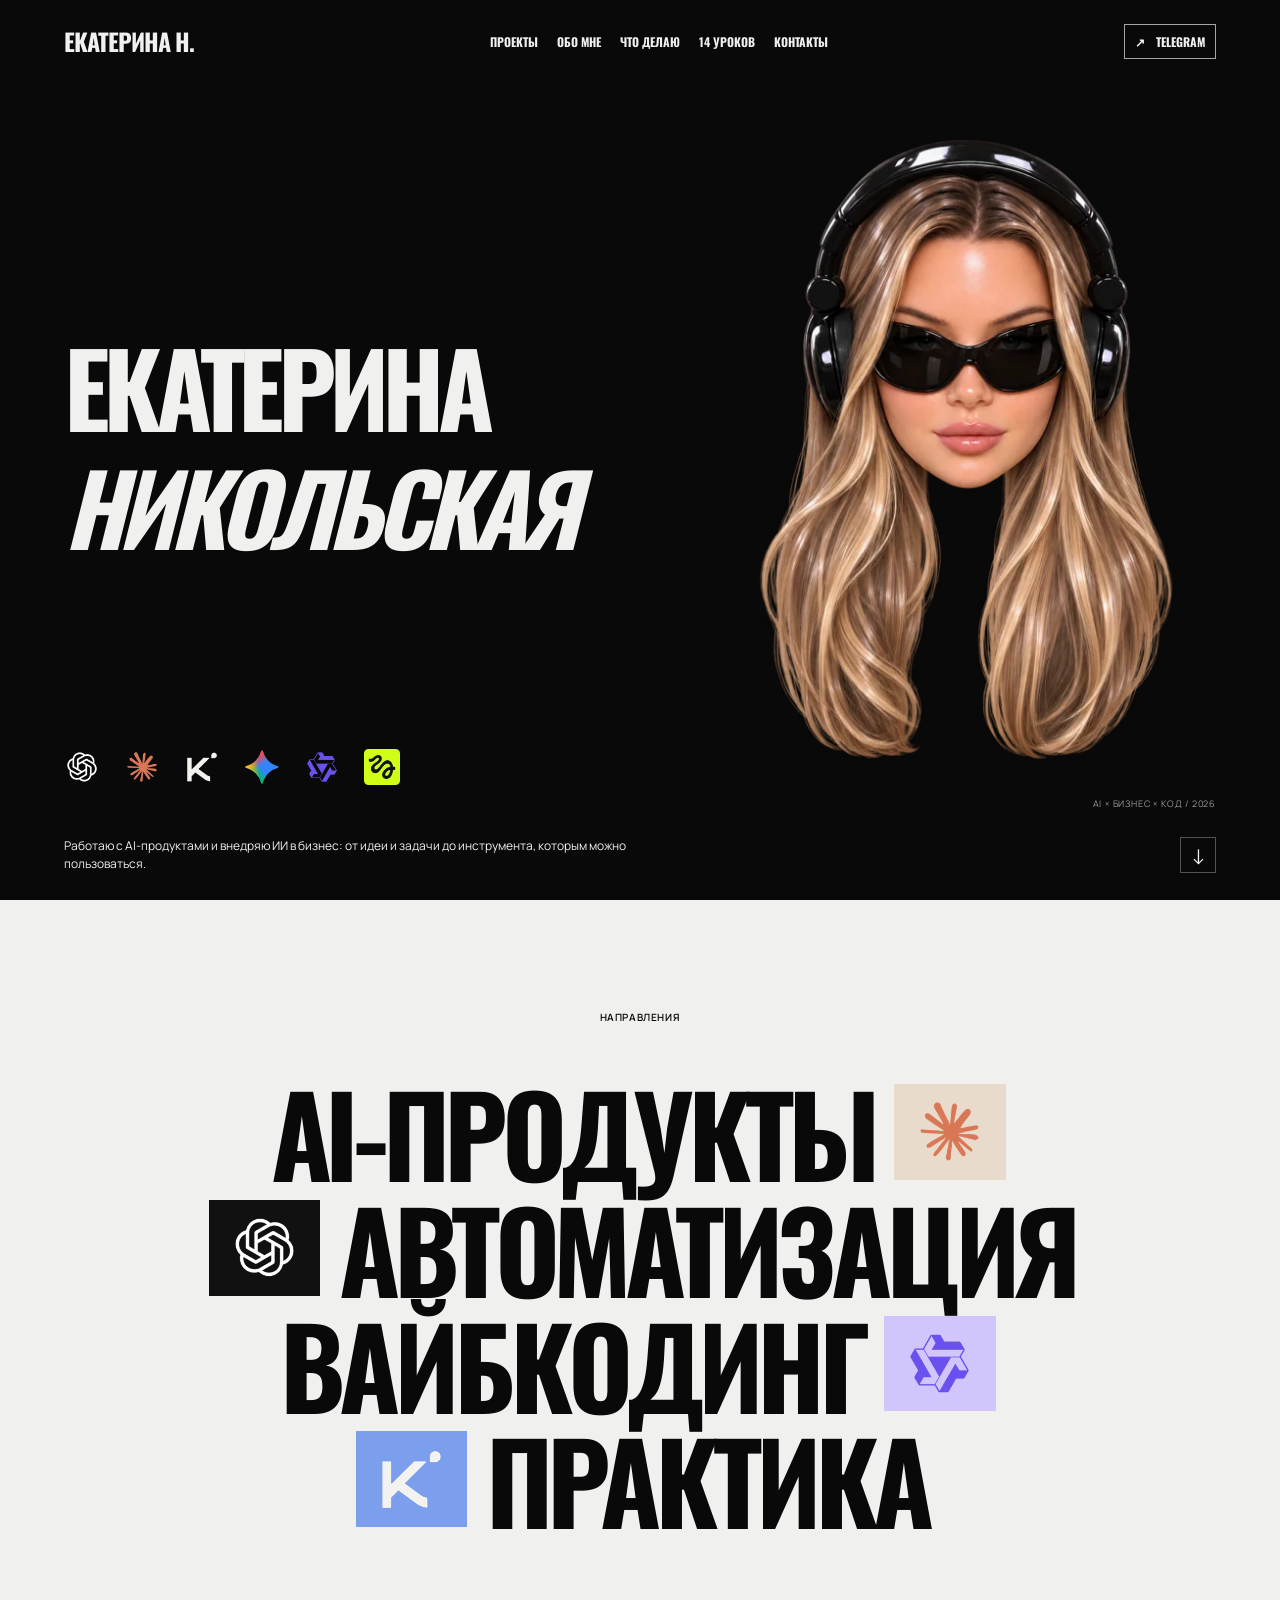
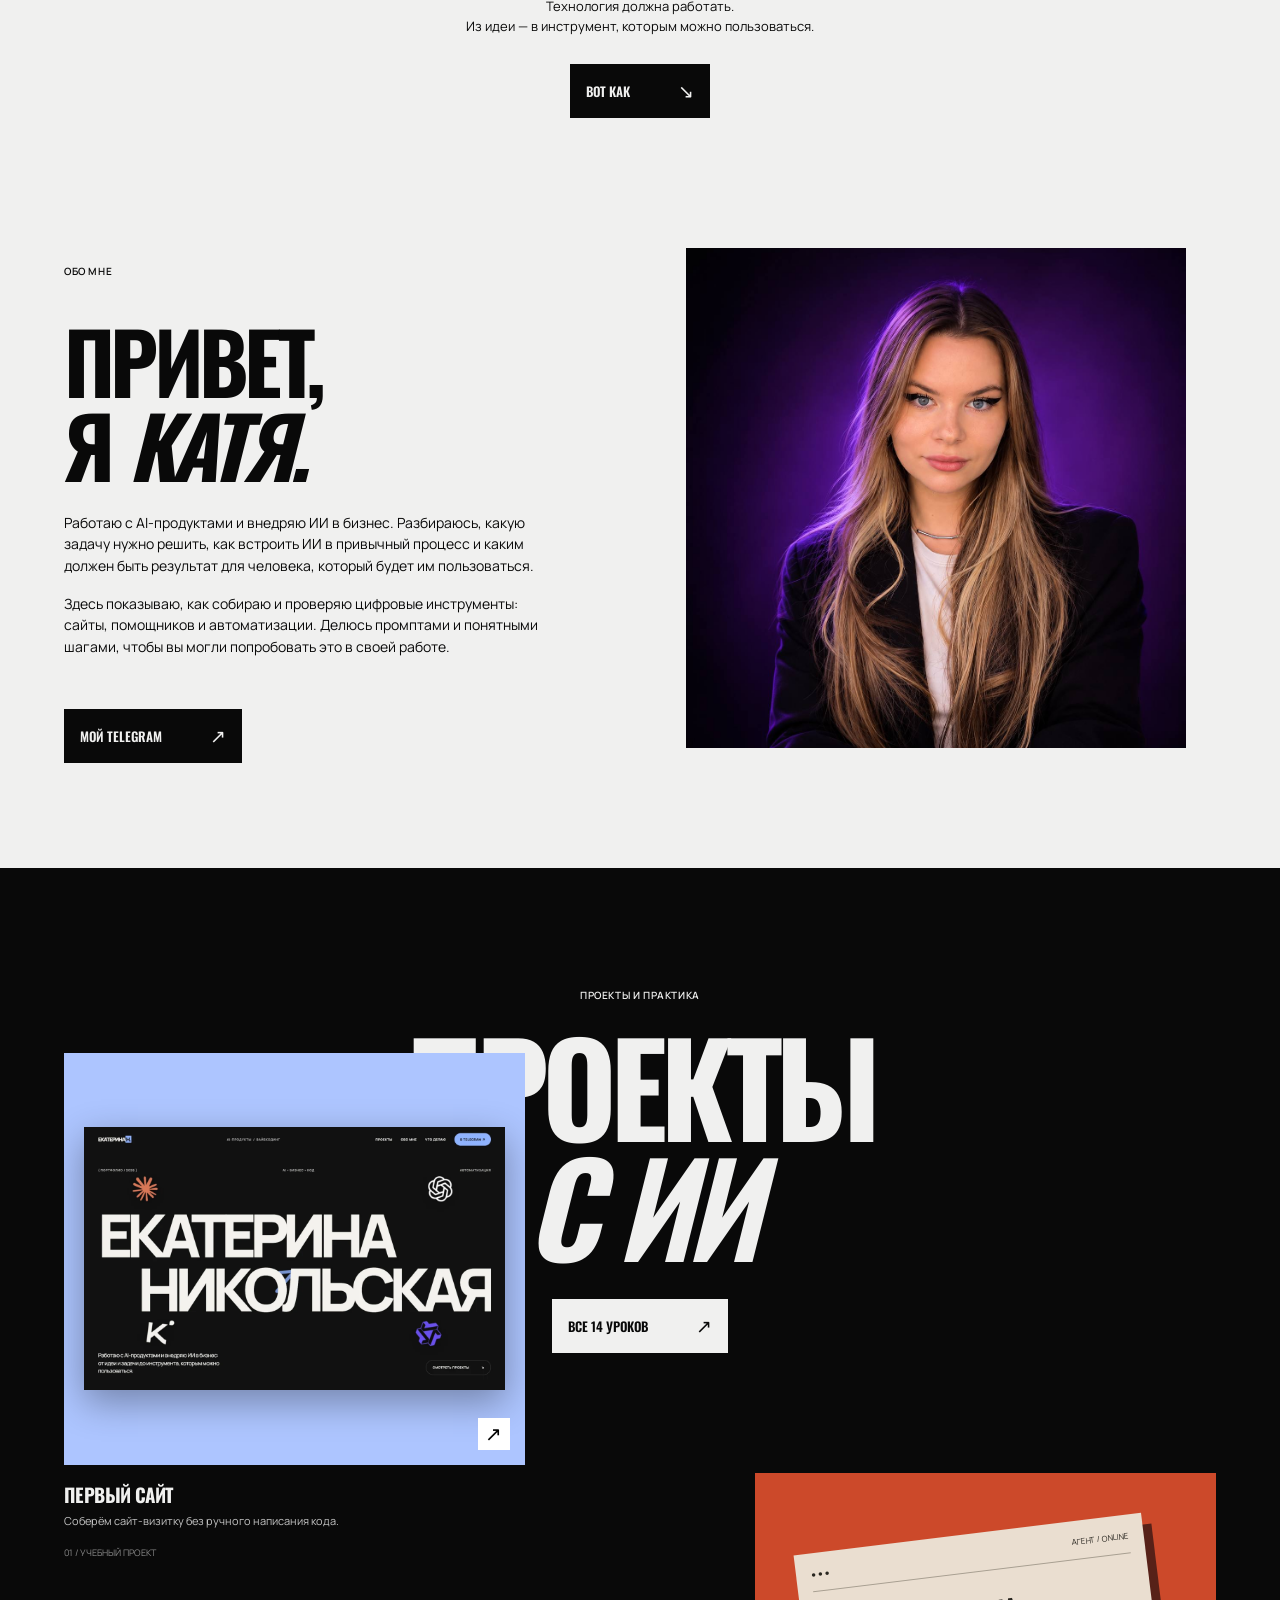
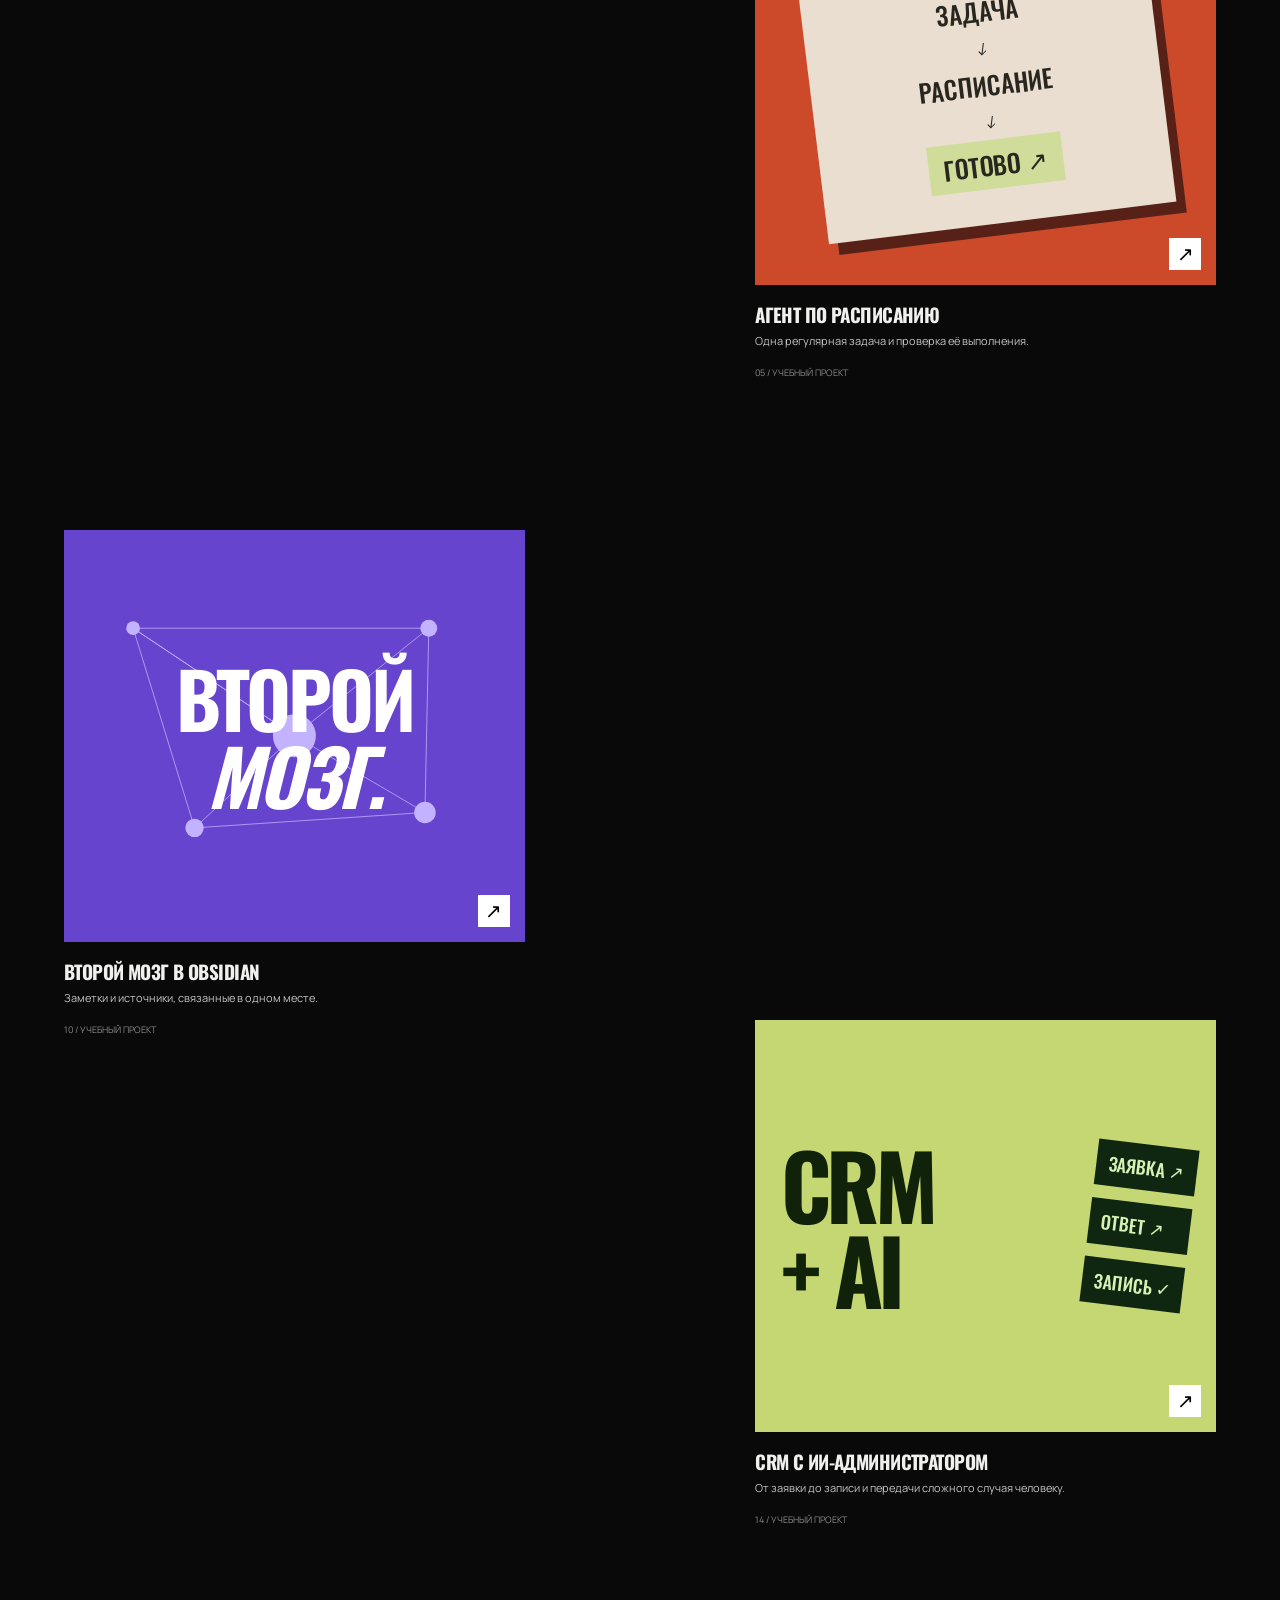
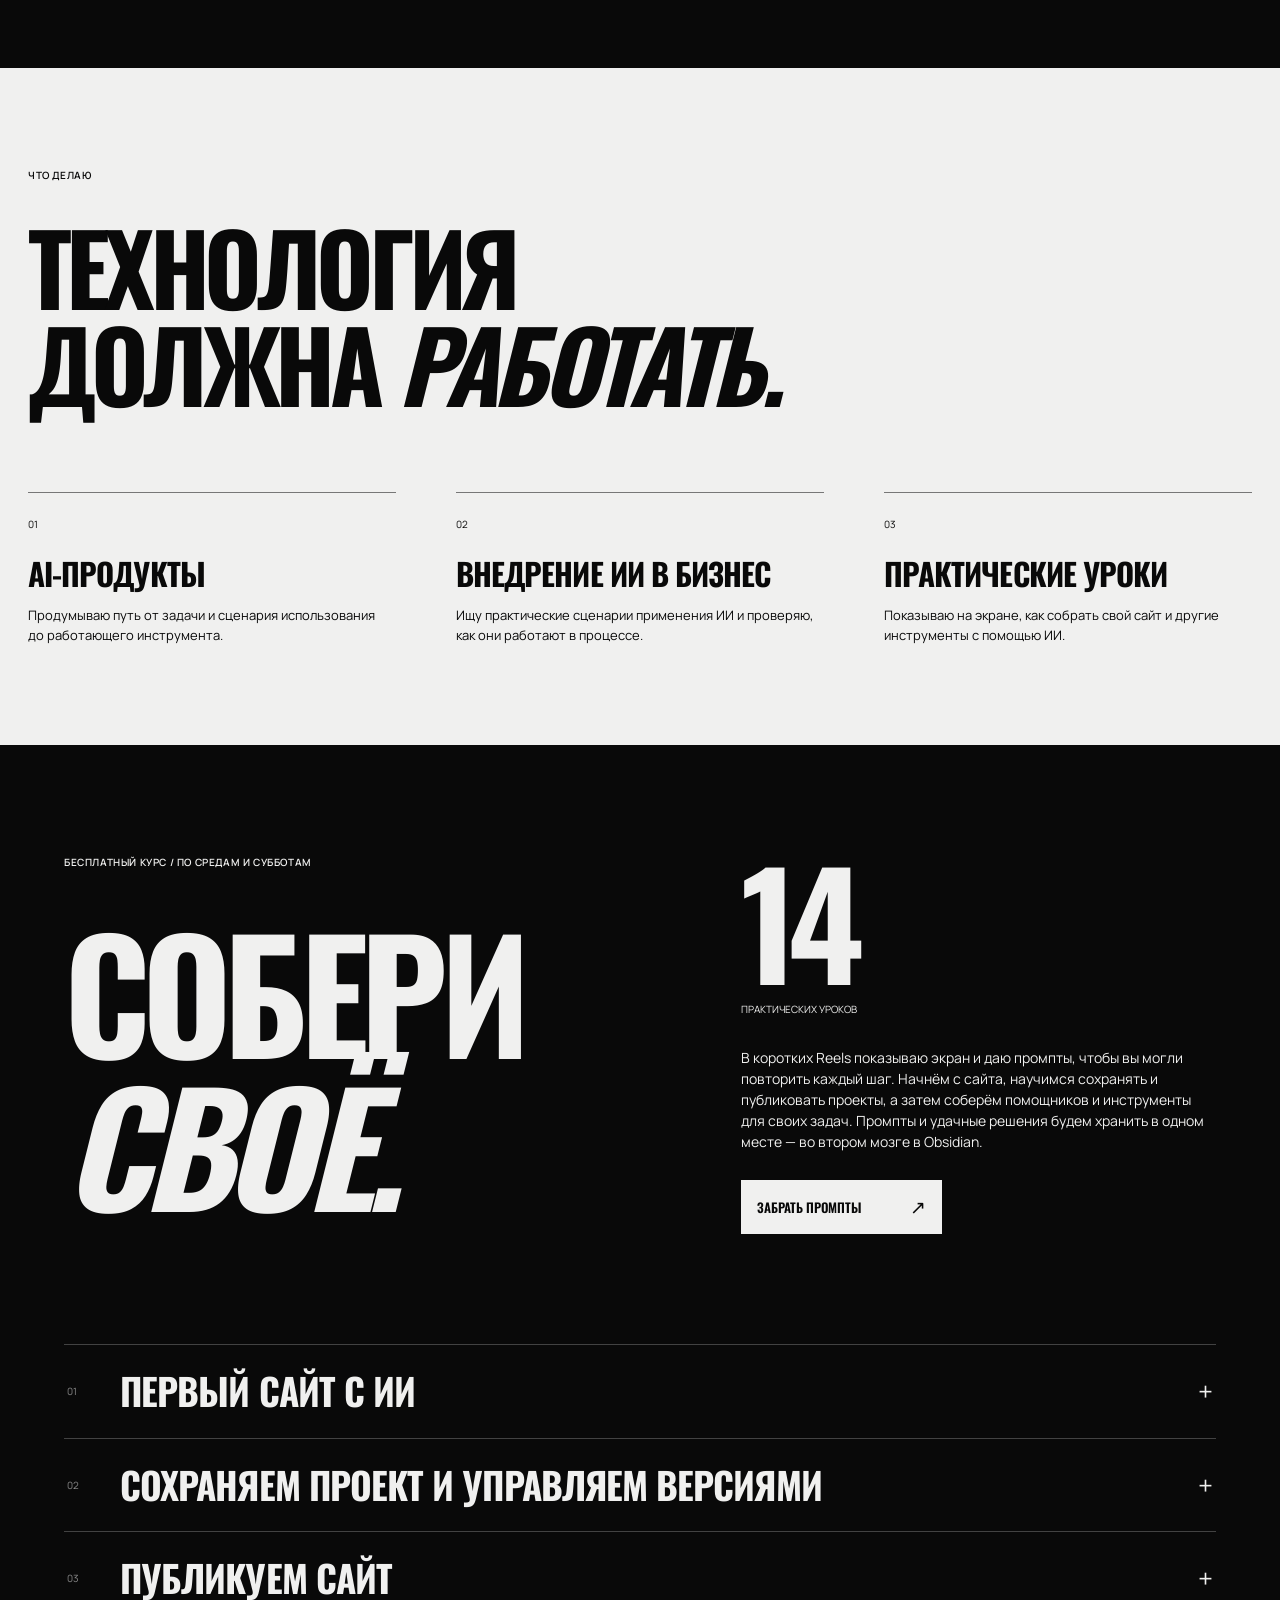
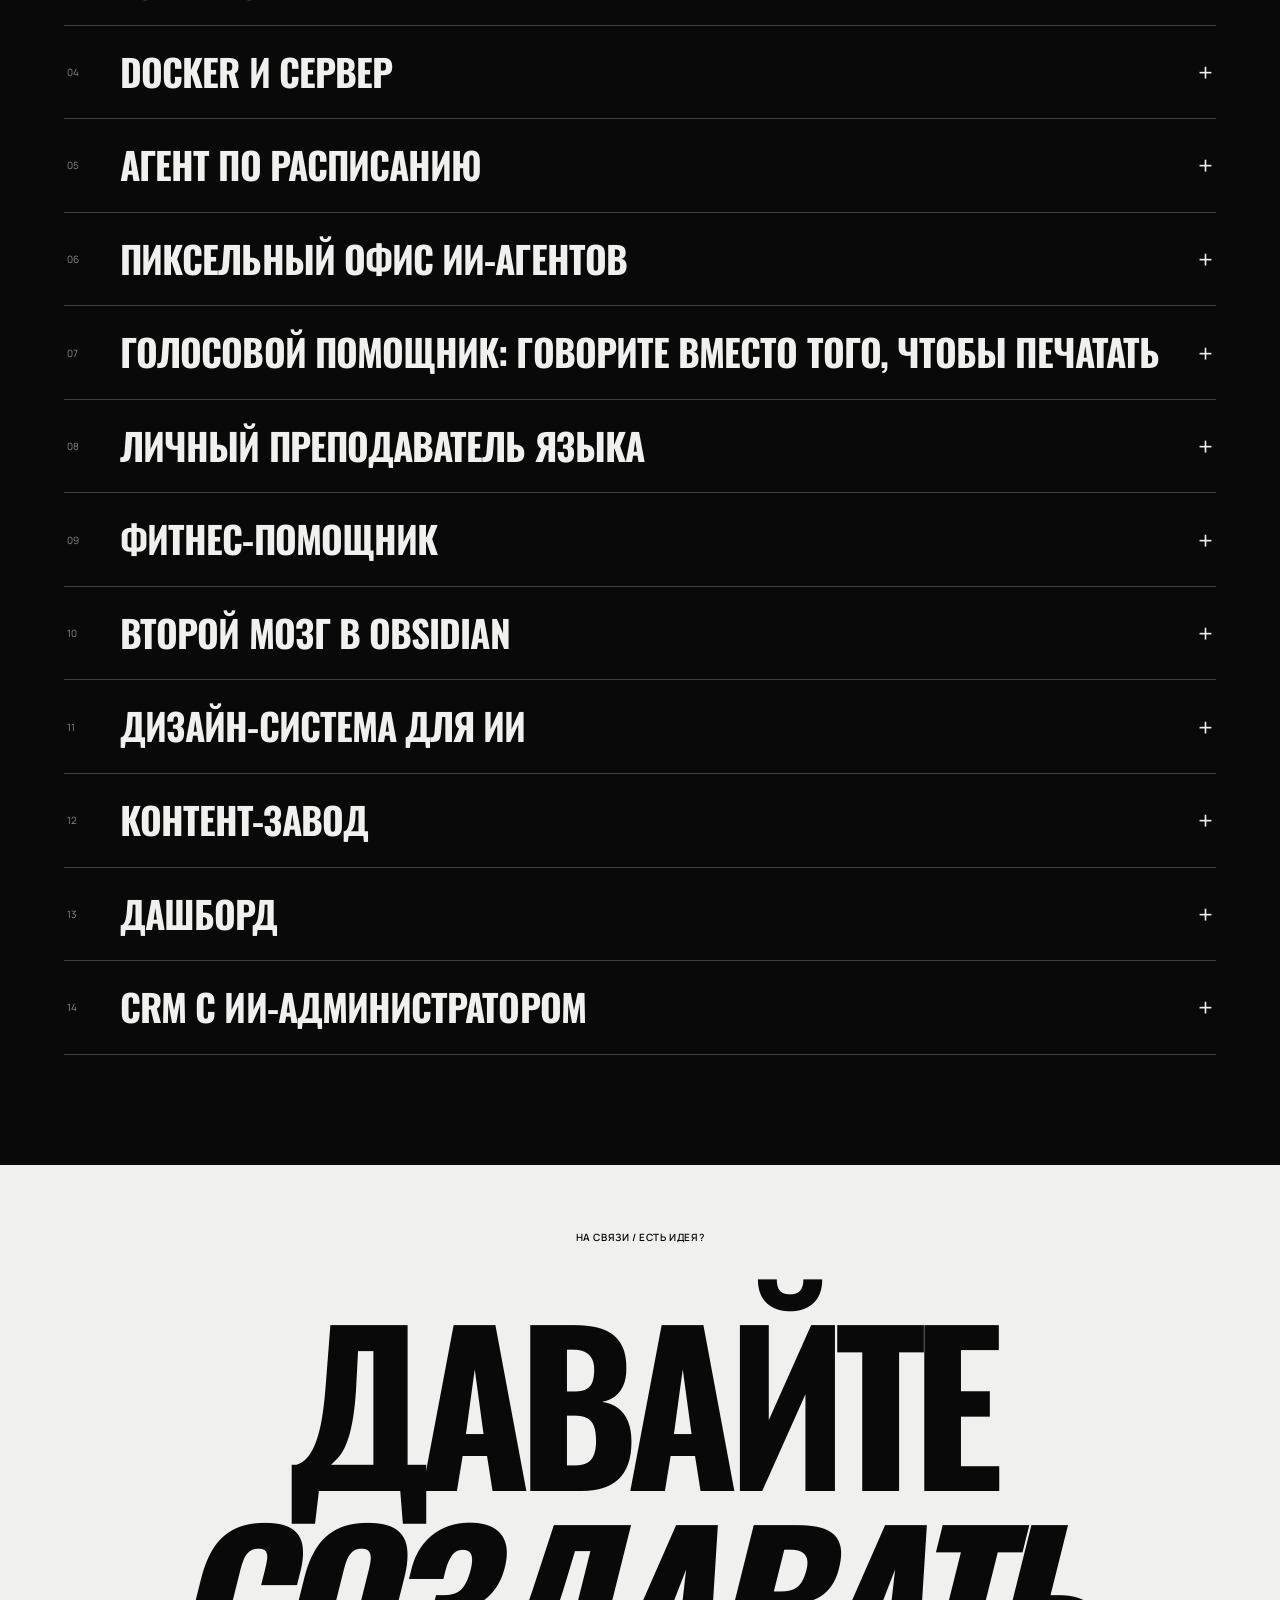
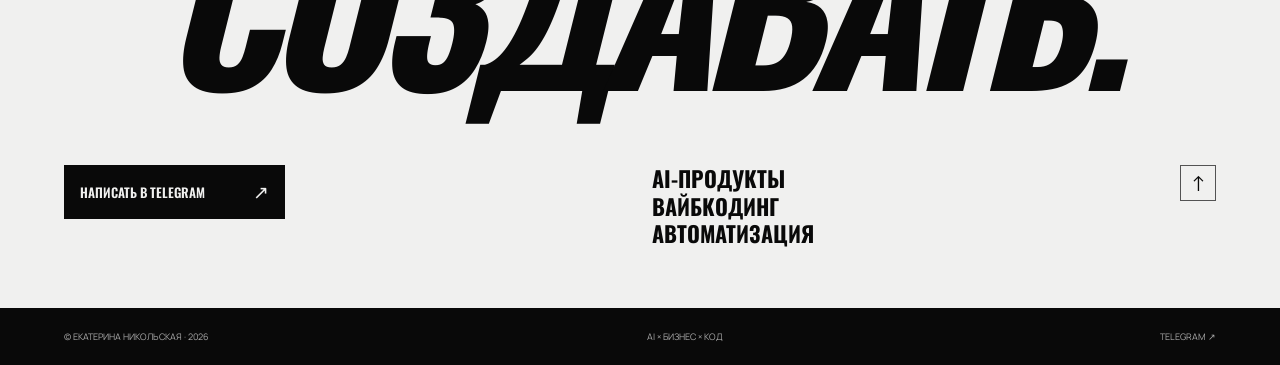
<file: nikolskaya-romans/index.html>
<!DOCTYPE html>

<html lang="ru"><head><meta charset="utf-8"/><meta content="width=device-width,initial-scale=1" name="viewport"/><title>Екатерина Никольская — AI × бизнес × код</title><meta content="Екатерина Никольская. AI-продукты, автоматизация бизнеса и практические уроки: от идеи до работающего инструмента." name="description"/><meta content="#090909" name="theme-color"/><link href="./fonts.css" rel="stylesheet"/><link href="./style.css?v=20261114-center" rel="stylesheet"/><link href="./icon.svg" rel="icon" type="image/svg+xml"/><style>
.site-loader{display:none;position:fixed;inset:0;z-index:9999;background:#090909;color:#f1f0ec;padding:clamp(24px,5vw,80px);flex-direction:column;justify-content:space-between;transition:opacity .45s ease,visibility .45s;pointer-events:none}.loading .site-loader{display:flex}.site-loader.is-done{opacity:0;visibility:hidden}.loader-top,.loader-bottom{display:flex;justify-content:space-between;gap:20px;font:11px/1.5 Arial,sans-serif;letter-spacing:.12em}.loader-name{font:700 clamp(48px,11vw,160px)/1.05 Oswald,Arial,sans-serif;letter-spacing:-.04em}.loader-name em{display:block;color:#98b1ff}.loader-track{height:2px;background:#333;margin-top:30px;overflow:hidden}.loader-track:after{content:'';display:block;width:35%;height:100%;background:#98b1ff;animation:loader-slide 1.3s ease-in-out infinite}.loader-bottom{color:#aaa}@keyframes loader-slide{from{transform:translateX(-110%)}to{transform:translateX(390%)}}@media(prefers-reduced-motion:reduce){.loader-track:after{animation:none;width:100%}.site-loader{transition:none}}
</style><script>
document.documentElement.classList.add('loading');window.finishLoader=function(){document.querySelector('.site-loader')?.classList.add('is-done');setTimeout(()=>{document.documentElement.classList.remove('loading');document.querySelector('.site-loader')?.remove()},500)};window.loaderDeadline=setTimeout(window.finishLoader,6000);
</script></head><body><div class="site-loader" role="status" aria-label="Загружаем сайт"><div class="loader-top"><span>AI × БИЗНЕС × КОД</span></div><div><div class="loader-name">ЕКАТЕРИНА Н.</div><div class="loader-track"></div></div><div class="loader-bottom"><span>ЗАГРУЗКА САЙТА</span><span aria-hidden="true">↗</span></div></div>
<a class="skip" href="#about">К содержанию</a><header class="header"><a class="wordmark" href="#top">ЕКАТЕРИНА Н.</a><nav aria-label="Навигация"><a href="#work">ПРОЕКТЫ</a><a href="#about">ОБО МНЕ</a><a href="#services">ЧТО ДЕЛАЮ</a><a href="#course">14 УРОКОВ</a><a href="#contact">КОНТАКТЫ</a></nav><a class="telegram-top" href="https://t.me/ai_on_cats" rel="noopener noreferrer" target="_blank"><span>↗</span> TELEGRAM</a><button aria-controls="mobile-menu" aria-expanded="false" class="menu-button">МЕНЮ <span>+</span></button></header>
<nav aria-label="Мобильная навигация" hidden="" id="mobile-menu"><a href="#work">ПРОЕКТЫ</a><a href="#about">ОБО МНЕ</a><a href="#services">ЧТО ДЕЛАЮ</a><a href="#course">14 УРОКОВ</a><a href="#contact">КОНТАКТЫ</a></nav>
<main id="top"><section class="hero"><h1><span class="hero-first">ЕКАТЕРИНА</span><span class="hero-second"><em>НИКОЛЬСКАЯ</em></span></h1><div class="hero-foot"><p>Работаю с AI-продуктами и внедряю ИИ в бизнес: от идеи и задачи до инструмента, которым можно пользоваться.</p><a aria-label="Дальше по странице" class="square-button" href="#specialisms">↓</a></div><div class="hero-caption">AI × БИЗНЕС × КОД / 2026</div><img alt="3D-аватар Екатерины в наушниках и тёмных очках" class="hero-head" fetchpriority="high" src="./assets/katya-head-1100.webp" srcset="./assets/katya-head-640.webp 640w, ./assets/katya-head-1100.webp 1100w" sizes="(max-width:650px) 80vw, 49vw"/><div aria-label="Инструменты, с которыми я работаю" class="hero-tools"><span title="ChatGPT"><img alt="ChatGPT" src="./assets/openai.webp"/></span><span title="Claude"><img alt="Claude" src="./assets/claude.webp"/></span><span title="Kimi"><img alt="Kimi" src="./assets/kimi.webp"/></span><span title="Gemini"><img alt="Gemini" src="./assets/gemini.svg"/></span><span title="Qwen"><img alt="Qwen" src="./assets/qwen.webp"/></span><span title="Higgsfield"><img alt="Higgsfield" src="./assets/higgsfield.webp"/></span></div></section>
<section class="specialisms light" id="specialisms"><p class="eyebrow">НАПРАВЛЕНИЯ</p><div class="specialism-lines"><a href="#services">AI-ПРОДУКТЫ <span class="inline-tile clay"><img alt="Claude" src="./assets/claude.webp"/></span></a><a href="#services"><span class="inline-tile black"><img alt="OpenAI" src="./assets/openai.webp"/></span> АВТОМАТИЗАЦИЯ</a><a href="#course">ВАЙБКОДИНГ <span class="inline-tile purple"><img alt="Qwen" src="./assets/qwen.webp"/></span></a><a href="#course"><span class="inline-tile blue"><img alt="Kimi" src="./assets/kimi.webp"/></span> ПРАКТИКА</a></div><div class="specialisms-bottom"><p>Технология должна работать.<br/>Из идеи — в инструмент, которым можно пользоваться.</p><a class="block-button" href="#services">ВОТ КАК <span>↘</span></a></div></section>
<section class="about light" id="about"><div class="about-copy"><p class="eyebrow">ОБО МНЕ</p><h2>ПРИВЕТ,<br/>Я <em>КАТЯ.</em></h2><p>Работаю с AI-продуктами и внедряю ИИ в бизнес. Разбираюсь, какую задачу нужно решить, как встроить ИИ в привычный процесс и каким должен быть результат для человека, который будет им пользоваться.</p><p>Здесь показываю, как собираю и проверяю цифровые инструменты: сайты, помощников и автоматизации. Делюсь промптами и понятными шагами, чтобы вы могли попробовать это в своей работе.</p><a class="block-button" href="https://t.me/ai_on_cats" rel="noopener noreferrer" target="_blank">МОЙ TELEGRAM <span>↗</span></a></div><div class="about-art about-photo"><img src="./assets/katya-about.jpeg" alt="Екатерина Никольская" width="1169" height="1280" loading="lazy"/></div></section>
<section class="work" id="work"><div class="work-heading"><p class="eyebrow">ПРОЕКТЫ И ПРАКТИКА</p><h2>ПРОЕКТЫ<br/><em>С ИИ</em></h2><a class="block-button inverse" href="#course">ВСЕ 14 УРОКОВ <span>↗</span></a></div><div class="project-flow"><a class="project project-site" data-lesson="lesson-1" href="#lesson-1"><div class="project-image"><img loading="lazy" alt="Сайт-визитка Екатерины Никольской" src="./assets/website.webp"/><span class="project-arrow">↗</span></div><div class="project-caption"><h3>ПЕРВЫЙ САЙТ</h3><p>Соберём сайт-визитку без ручного написания кода.</p><span>01 / УЧЕБНЫЙ ПРОЕКТ</span></div></a><a class="project project-agent" data-lesson="lesson-5" href="#lesson-5"><div class="project-image agent-art"><div class="agent-window"><div class="agent-top"><span>● ● ●</span><span>АГЕНТ / ONLINE</span></div><div class="agent-lines"><span>ЗАДАЧА</span><i>↓</i><span>РАСПИСАНИЕ</span><i>↓</i><span class="done">ГОТОВО ↗</span></div></div><span class="project-arrow">↗</span></div><div class="project-caption"><h3>АГЕНТ ПО РАСПИСАНИЮ</h3><p>Одна регулярная задача и проверка её выполнения.</p><span>05 / УЧЕБНЫЙ ПРОЕКТ</span></div></a><a class="project project-brain" data-lesson="lesson-10" href="#lesson-10"><div class="project-image brain-art"><svg aria-hidden="true" viewbox="0 0 600 480"><g fill="none" stroke="currentColor" stroke-width="1"><path d="M300 240L90 100L170 360L470 340L300 240L475 100L90 100M170 360L300 240L90 100M475 100L470 340"></path></g><g fill="currentColor"><circle cx="300" cy="240" r="28"></circle><circle cx="90" cy="100" r="9"></circle><circle cx="170" cy="360" r="12"></circle><circle cx="470" cy="340" r="14"></circle><circle cx="475" cy="100" r="11"></circle></g></svg><span>ВТОРОЙ<br/><em>МОЗГ.</em></span><span class="project-arrow">↗</span></div><div class="project-caption"><h3>ВТОРОЙ МОЗГ В OBSIDIAN</h3><p>Заметки и источники, связанные в одном месте.</p><span>10 / УЧЕБНЫЙ ПРОЕКТ</span></div></a><a class="project project-crm" data-lesson="lesson-14" href="#lesson-14"><div class="project-image crm-art"><span class="crm-word">CRM<br/>+ AI</span><div class="crm-tags"><span>ЗАЯВКА ↗</span><span>ОТВЕТ ↗</span><span>ЗАПИСЬ ✓</span></div><span class="project-arrow">↗</span></div><div class="project-caption"><h3>CRM С ИИ-АДМИНИСТРАТОРОМ</h3><p>От заявки до записи и передачи сложного случая человеку.</p><span>14 / УЧЕБНЫЙ ПРОЕКТ</span></div></a></div></section>
<section class="services light" id="services"><p class="eyebrow">ЧТО ДЕЛАЮ</p><h2>ТЕХНОЛОГИЯ<br/>ДОЛЖНА <em>РАБОТАТЬ.</em></h2><div class="service-grid"><article><span>01</span><h3>AI-продукты</h3><p>Продумываю путь от задачи и сценария использования до работающего инструмента.</p></article><article><span>02</span><h3>Внедрение ИИ в бизнес</h3><p>Ищу практические сценарии применения ИИ и проверяю, как они работают в процессе.</p></article><article><span>03</span><h3>Практические уроки</h3><p>Показываю на экране, как собрать свой сайт и другие инструменты с помощью ИИ.</p></article></div></section>
<section class="course" id="course"><div class="course-intro"><div><p class="eyebrow">БЕСПЛАТНЫЙ КУРС / ПО СРЕДАМ И СУББОТАМ</p><h2>СОБЕРИ<br/><em>СВОЁ.</em></h2></div><div class="course-summary"><span class="big-number">14</span><p class="course-unit">ПРАКТИЧЕСКИХ УРОКОВ</p><p>В коротких Reels показываю экран и даю промпты, чтобы вы могли повторить каждый шаг. Начнём с сайта, научимся сохранять и публиковать проекты, а затем соберём помощников и инструменты для своих задач. Промпты и удачные решения будем хранить в одном месте — во втором мозге в Obsidian.</p><a class="block-button inverse" href="https://t.me/ai_on_cats" rel="noopener noreferrer" target="_blank">ЗАБРАТЬ ПРОМПТЫ <span>↗</span></a></div></div><div class="curriculum"><details id="lesson-1"><summary><span>01</span><h3>Первый сайт с ИИ</h3><b>+</b></summary><p>Соберём сайт-визитку без ручного написания кода.</p><a href="https://t.me/ai_on_cats" rel="noopener noreferrer" target="_blank">Промпты и материалы в Telegram ↗</a></details><details id="lesson-2"><summary><span>02</span><h3>Сохраняем проект и управляем версиями</h3><b>+</b></summary><p>Подключим GitHub и научимся возвращаться к удачной версии.</p><a href="https://t.me/ai_on_cats" rel="noopener noreferrer" target="_blank">Промпты и материалы в Telegram ↗</a></details><details id="lesson-3"><summary><span>03</span><h3>Публикуем сайт</h3><b>+</b></summary><p>Получим ссылку и проверим сайт с телефона.</p><a href="https://t.me/ai_on_cats" rel="noopener noreferrer" target="_blank">Промпты и материалы в Telegram ↗</a></details><details id="lesson-4"><summary><span>04</span><h3>Docker и сервер</h3><b>+</b></summary><p>Упакуем проект, запустим локально, затем перенесём на сервер.</p><a href="https://t.me/ai_on_cats" rel="noopener noreferrer" target="_blank">Промпты и материалы в Telegram ↗</a></details><details id="lesson-5"><summary><span>05</span><h3>Агент по расписанию</h3><b>+</b></summary><p>Поручим ИИ одну регулярную задачу и проверим её выполнение.</p><a href="https://t.me/ai_on_cats" rel="noopener noreferrer" target="_blank">Промпты и материалы в Telegram ↗</a></details><details id="lesson-6"><summary><span>06</span><h3>Пиксельный офис ИИ-агентов</h3><b>+</b></summary><p>Посмотрим, как команда агентов распределяет большую задачу.</p><a href="https://t.me/ai_on_cats" rel="noopener noreferrer" target="_blank">Промпты и материалы в Telegram ↗</a></details><details id="lesson-7"><summary><span>07</span><h3>Голосовой помощник: говорите вместо того, чтобы печатать</h3><b>+</b></summary><p>Наговорим задачу и превратим разговор в понятный план.</p><a href="https://t.me/ai_on_cats" rel="noopener noreferrer" target="_blank">Промпты и материалы в Telegram ↗</a></details><details id="lesson-8"><summary><span>08</span><h3>Личный преподаватель языка</h3><b>+</b></summary><p>Настроим диалоги, исправление ошибок и учёт прогресса.</p><a href="https://t.me/ai_on_cats" rel="noopener noreferrer" target="_blank">Промпты и материалы в Telegram ↗</a></details><details id="lesson-9"><summary><span>09</span><h3>Фитнес-помощник</h3><b>+</b></summary><p>Соберём план тренировок и удобный учёт занятий.</p><a href="https://t.me/ai_on_cats" rel="noopener noreferrer" target="_blank">Промпты и материалы в Telegram ↗</a></details><details id="lesson-10"><summary><span>10</span><h3>Второй мозг в Obsidian</h3><b>+</b></summary><p>Свяжем заметки и источники, чтобы идеи не терялись между файлами.</p><a href="https://t.me/ai_on_cats" rel="noopener noreferrer" target="_blank">Промпты и материалы в Telegram ↗</a></details><details id="lesson-11"><summary><span>11</span><h3>Дизайн-система для ИИ</h3><b>+</b></summary><p>Дадим ИИ референсы и правила, затем проверим результат.</p><a href="https://t.me/ai_on_cats" rel="noopener noreferrer" target="_blank">Промпты и материалы в Telegram ↗</a></details><details id="lesson-12"><summary><span>12</span><h3>Контент-завод</h3><b>+</b></summary><p>Пройдём путь от идеи до сценария, монтажа и подготовки публикации.</p><a href="https://t.me/ai_on_cats" rel="noopener noreferrer" target="_blank">Промпты и материалы в Telegram ↗</a></details><details id="lesson-13"><summary><span>13</span><h3>Дашборд</h3><b>+</b></summary><p>Соберём на одном экране данные, которые помогают принимать решения.</p><a href="https://t.me/ai_on_cats" rel="noopener noreferrer" target="_blank">Промпты и материалы в Telegram ↗</a></details><details id="lesson-14"><summary><span>14</span><h3>CRM с ИИ-администратором</h3><b>+</b></summary><p>Покажем путь заявки: ответ, запись и передача сложного случая человеку.</p><a href="https://t.me/ai_on_cats" rel="noopener noreferrer" target="_blank">Промпты и материалы в Telegram ↗</a></details></div></section>
<section class="contact light" id="contact"><p class="eyebrow">НА СВЯЗИ / ЕСТЬ ИДЕЯ?</p><a class="contact-title" href="https://t.me/ai_on_cats" rel="noopener noreferrer" target="_blank"><span>ДАВАЙТЕ</span><em>СОЗДАВАТЬ.</em></a><div class="contact-bottom"><a class="block-button" href="https://t.me/ai_on_cats" rel="noopener noreferrer" target="_blank">НАПИСАТЬ В TELEGRAM <span>↗</span></a><div><span>AI-ПРОДУКТЫ</span><span>ВАЙБКОДИНГ</span><span>АВТОМАТИЗАЦИЯ</span></div><a aria-label="В начало страницы" class="square-button" href="#top">↑</a></div></section></main><footer><span>© ЕКАТЕРИНА НИКОЛЬСКАЯ · 2026</span><span>AI × БИЗНЕС × КОД</span><a href="https://t.me/ai_on_cats" rel="noopener noreferrer" target="_blank">TELEGRAM ↗</a></footer>
<dialog id="intro-dialog"><button aria-label="Закрыть" class="close-dialog">×</button><p class="eyebrow">ПРИВЕТ, Я КАТЯ</p><h2>ИЗ ИДЕИ —<br/><em>В РАБОТАЮЩИЙ<br/>ИНСТРУМЕНТ.</em></h2><p>Работаю с AI-продуктами и внедряю ИИ в бизнес: от идеи и задачи до инструмента, которым можно пользоваться.</p><div class="dialog-tools"><img alt="Claude" src="./assets/claude.webp"/><img alt="OpenAI" src="./assets/openai.webp"/><img alt="Kimi" src="./assets/kimi.webp"/><img alt="Qwen" src="./assets/qwen.webp"/></div><a class="block-button inverse" href="#work" id="dialog-work">СМОТРЕТЬ ПРОЕКТЫ <span>↗</span></a></dialog><script src="./script.js?v=20261114-loader"></script></body></html>
</file>
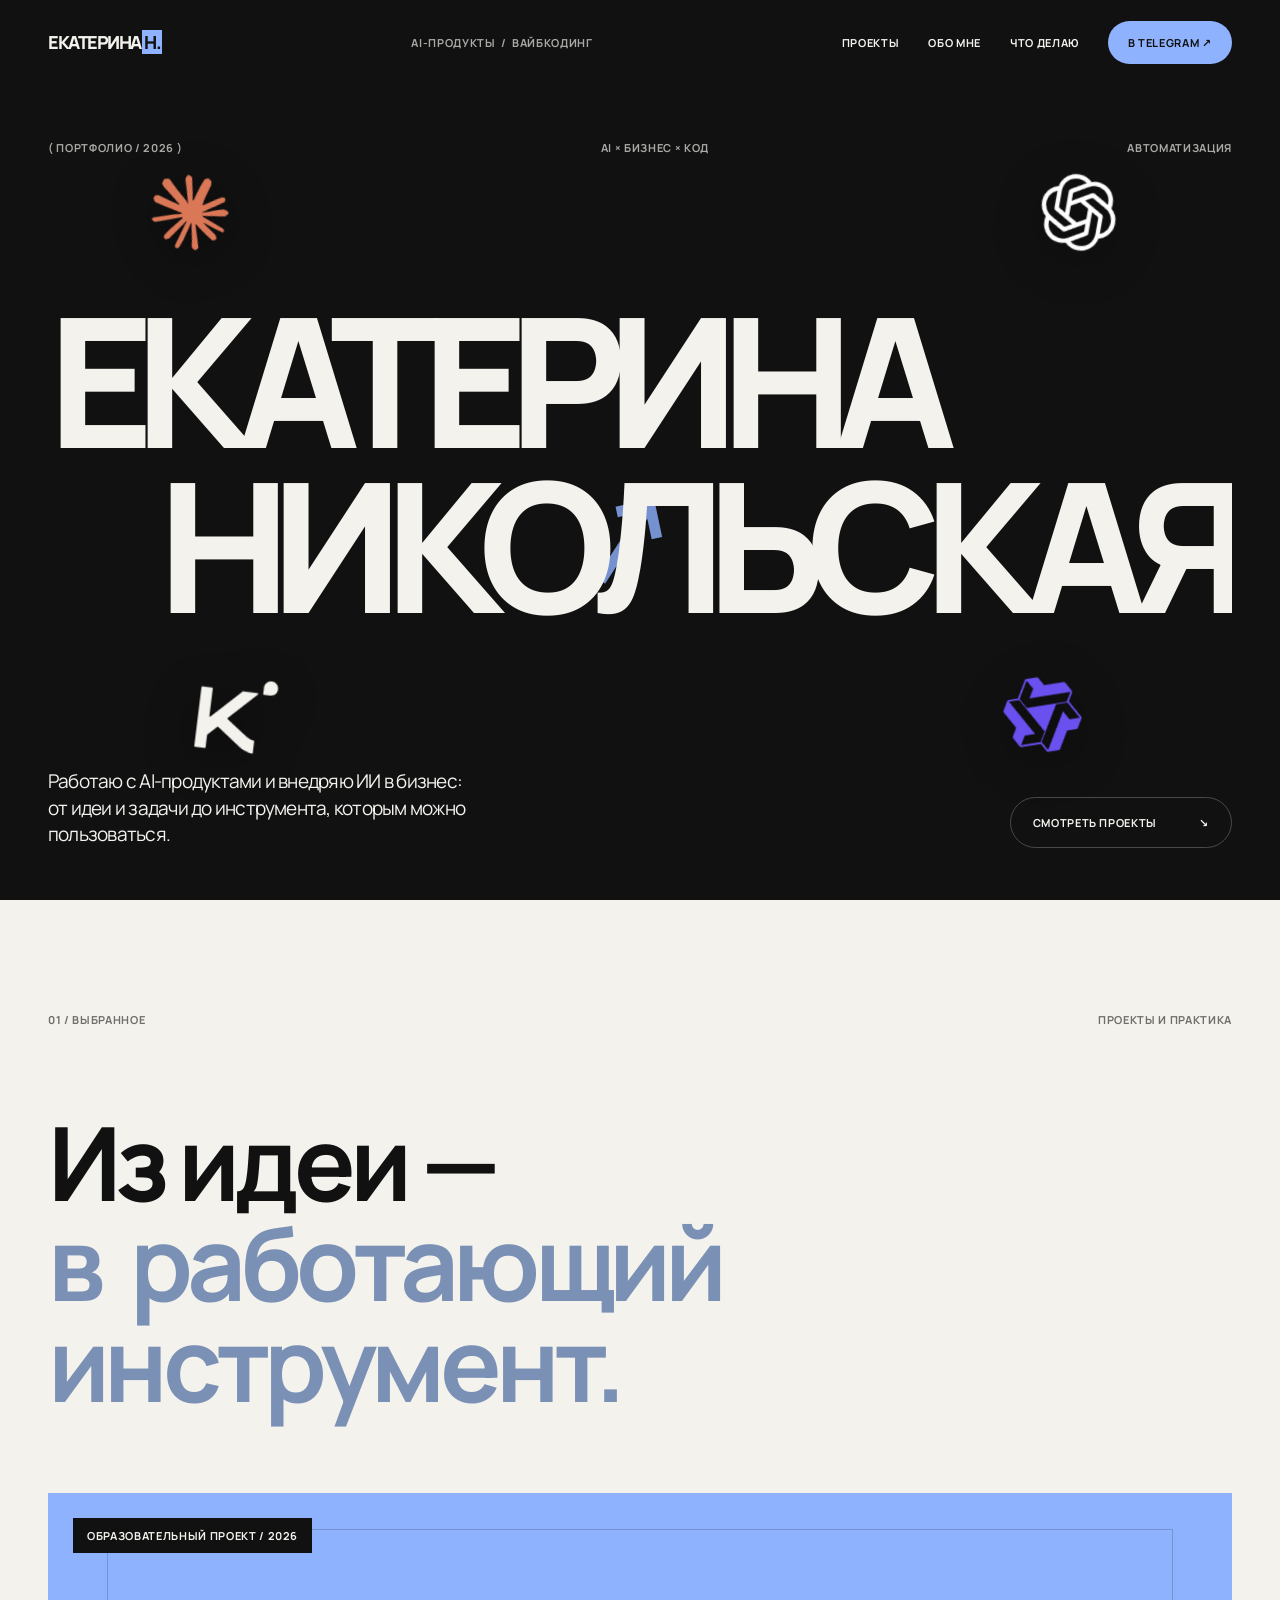
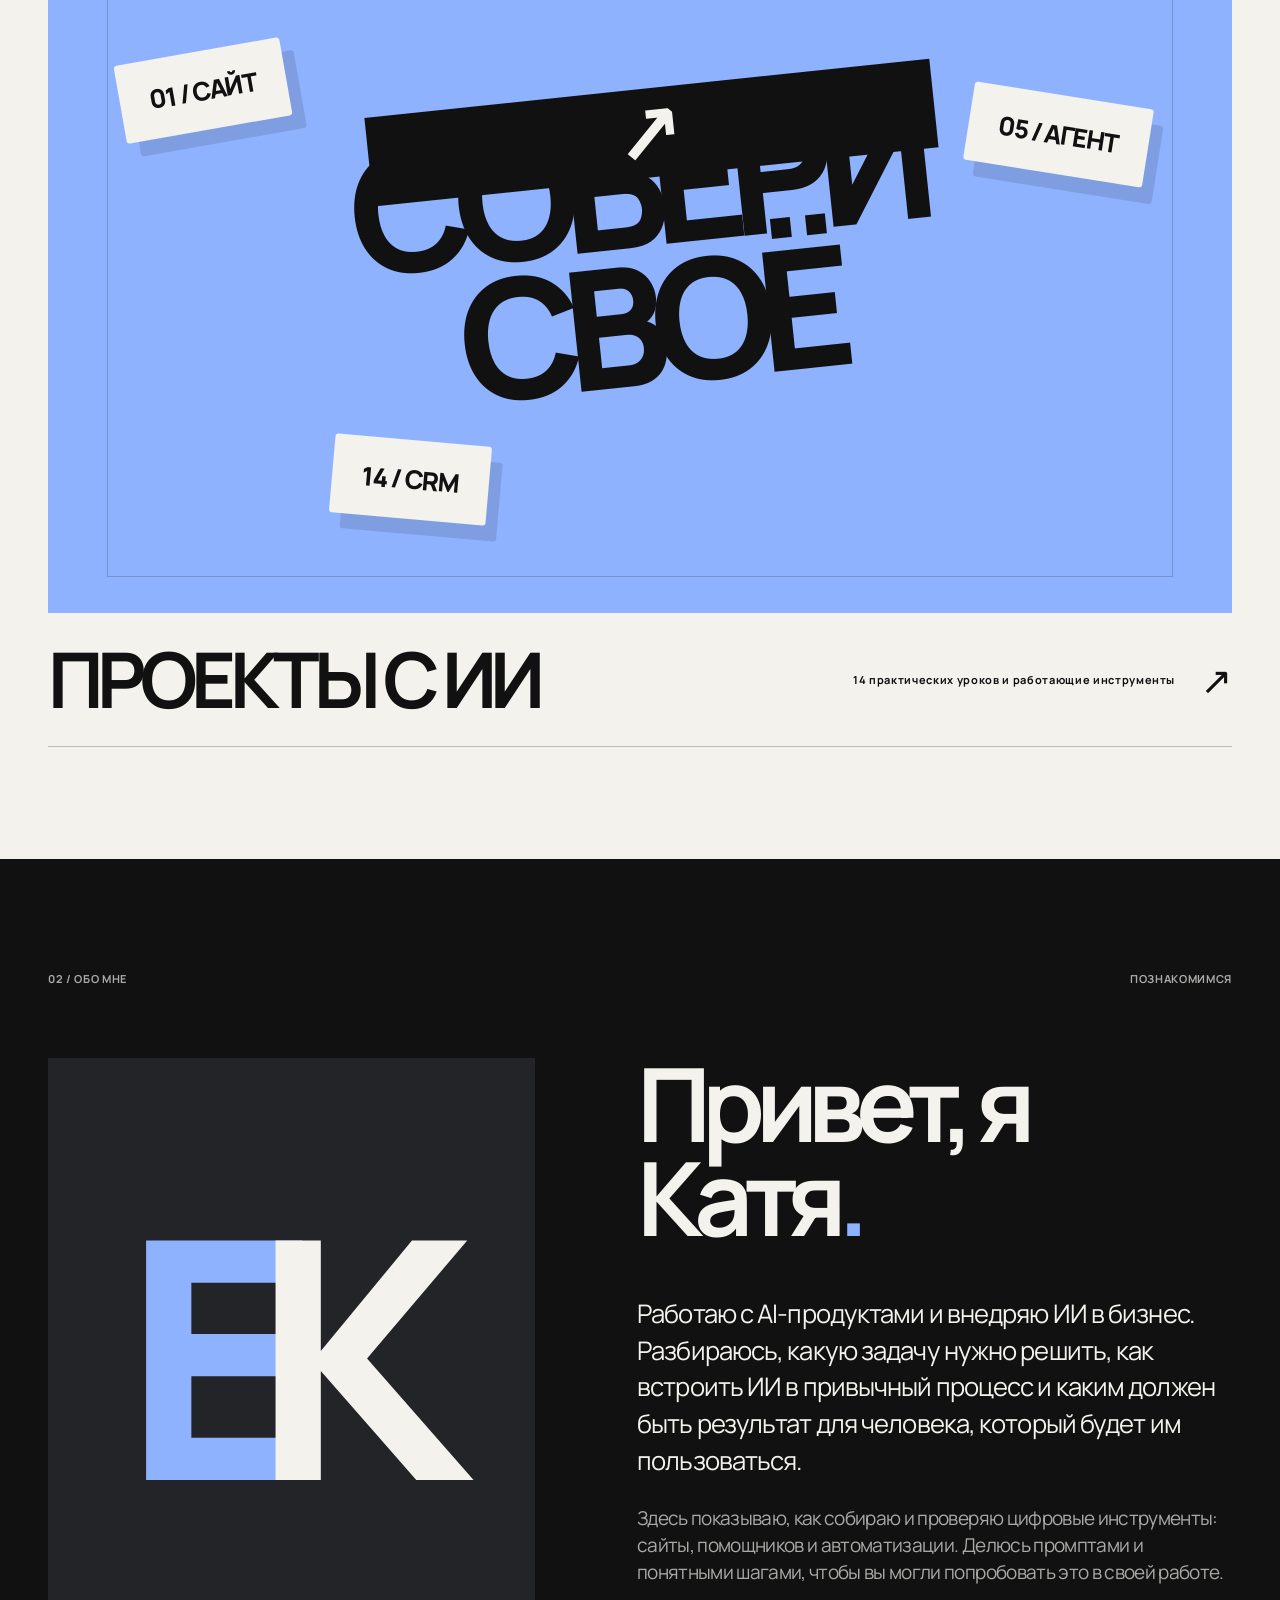
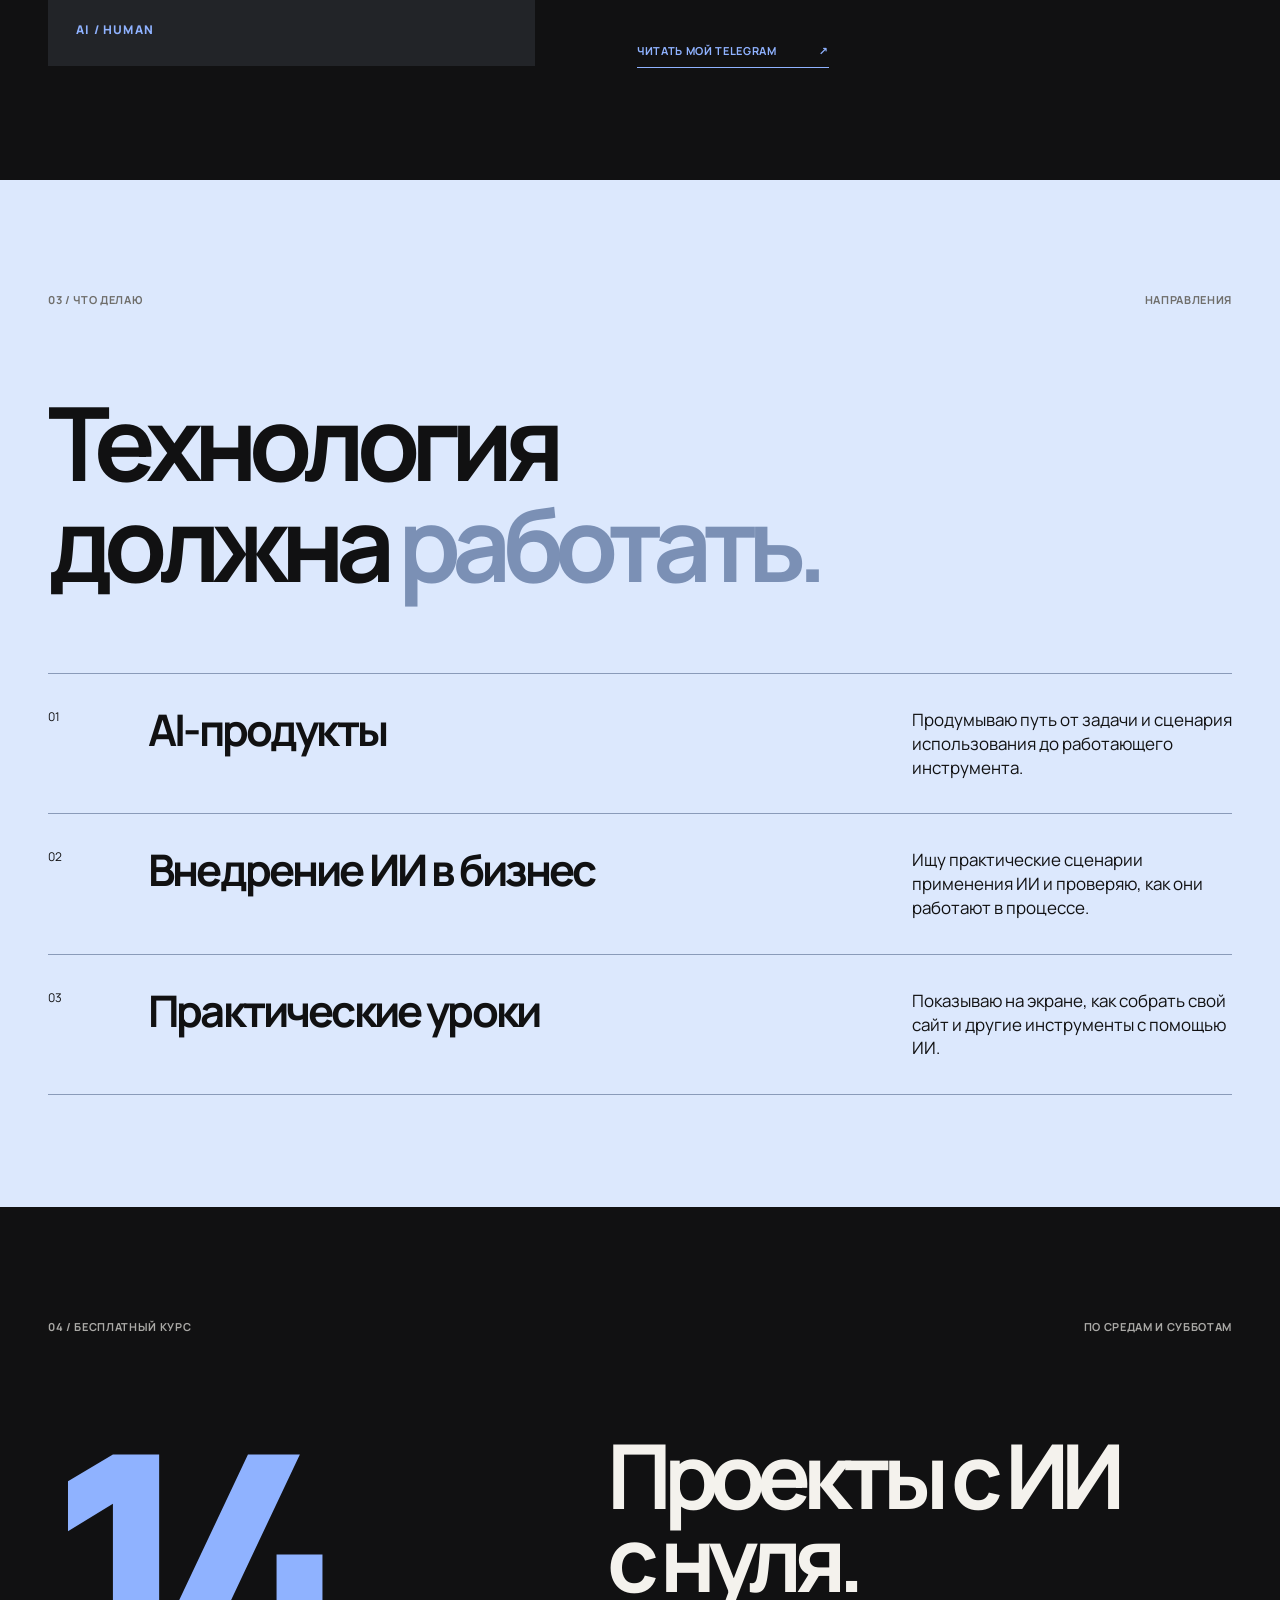
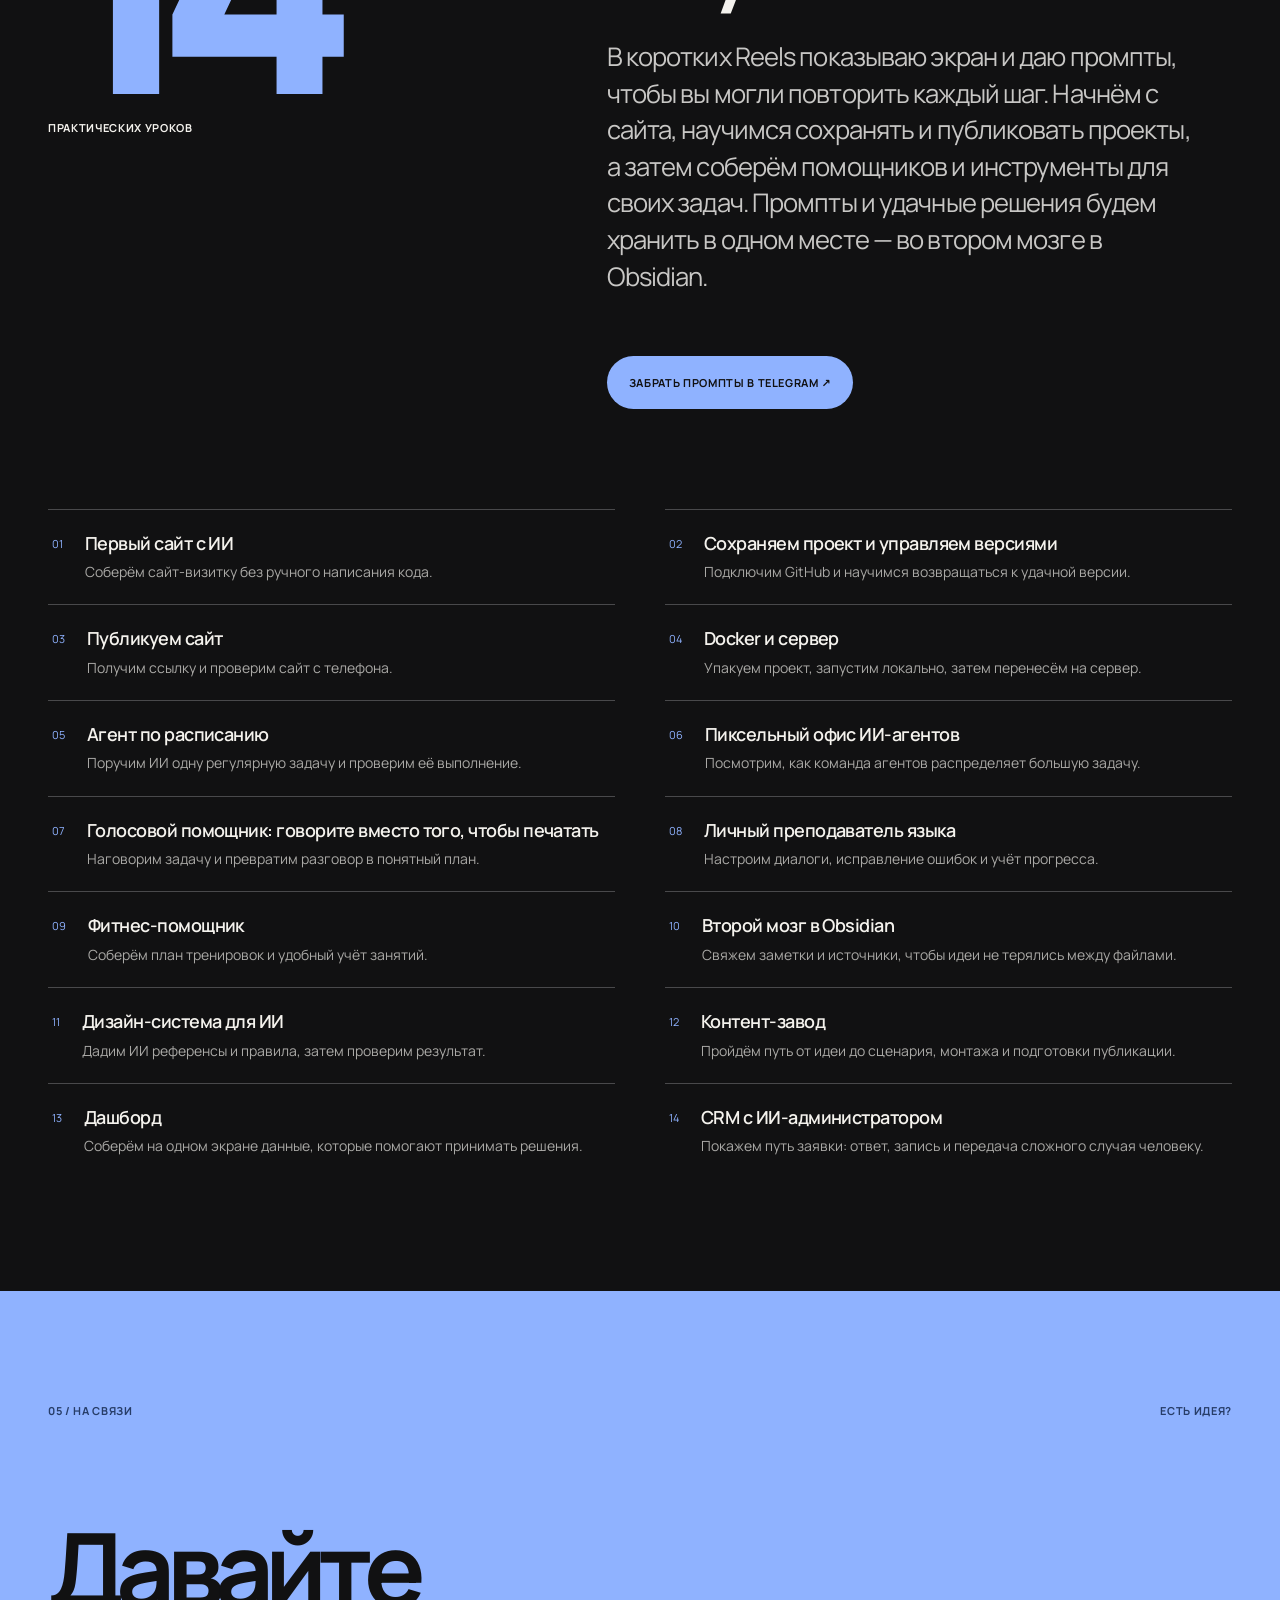
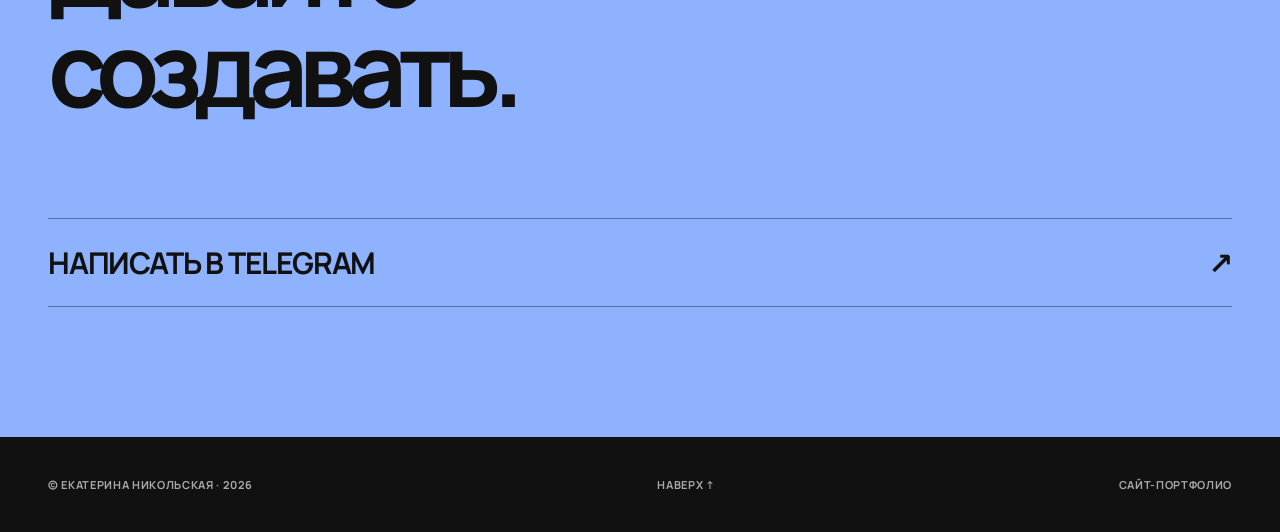
<file: nikolskaya/index.html>
<!doctype html>
<html lang="ru">
<head>
  <meta charset="UTF-8" />
  <meta name="viewport" content="width=device-width, initial-scale=1" />
  <meta name="theme-color" content="#111112" />
  <meta name="description" content="Екатерина Никольская — AI-продукты, внедрение ИИ в бизнес и практическое обучение вайбкодингу." />
  <title>Екатерина Никольская — AI-продукты для бизнеса</title>
  <link rel="preconnect" href="https://fonts.googleapis.com" />
  <link rel="preconnect" href="https://fonts.gstatic.com" crossorigin />
  <link href="https://fonts.googleapis.com/css2?family=Manrope:wght@400;500;600;700;800&display=swap" rel="stylesheet" />
  <link rel="stylesheet" href="./style-v6.css" />
</head>
<body>
  <header class="header wrap">
    <a class="logo" href="#top" aria-label="На главную">ЕКАТЕРИНА<span>Н.</span></a>
    <div class="header-middle">AI-ПРОДУКТЫ&nbsp; / &nbsp;ВАЙБКОДИНГ</div>
    <nav aria-label="Основная навигация"><a href="#work">ПРОЕКТЫ</a><a href="#about">ОБО МНЕ</a><a href="#services">ЧТО ДЕЛАЮ</a><a class="nav-cta" href="https://t.me/ai_on_cats" target="_blank" rel="noopener">В TELEGRAM ↗</a></nav>
  </header>
  <main id="top">
    <section class="hero wrap" aria-labelledby="hero-title">
      <div class="hero-meta"><span>( ПОРТФОЛИО / 2026 )</span><span>AI × БИЗНЕС × КОД</span><span>АВТОМАТИЗАЦИЯ</span></div>
      <h1 id="hero-title"><span>ЕКАТЕРИНА</span><span>НИКОЛЬСКАЯ</span></h1>
      <div class="hero-ai-tools" aria-label="Нейросети, с которыми работаю">
        <div class="hero-ai-tool hero-ai-tool--claude"><img src="./assets/claude.png" alt="Claude" width="128" height="128" /></div>
        <div class="hero-ai-tool hero-ai-tool--openai"><img src="./assets/openai.png" alt="OpenAI" width="128" height="128" /></div>
        <div class="hero-ai-tool hero-ai-tool--kimi"><img src="./assets/kimi.png" alt="Kimi" width="128" height="128" /></div>
        <div class="hero-ai-tool hero-ai-tool--qwen"><img src="./assets/qwen.png" alt="Qwen" width="128" height="128" /></div>
      </div>
      <div class="hero-foot"><p>Работаю с AI-продуктами и внедряю ИИ в бизнес: от идеи и задачи до инструмента, которым можно пользоваться.</p><a class="outline-button" href="#work">СМОТРЕТЬ ПРОЕКТЫ <span>↘</span></a></div>
      <div class="hero-mark" aria-hidden="true">↗</div>
    </section>

    <section class="work" id="work" aria-labelledby="work-title">
      <div class="wrap"><div class="section-top"><span>01 / ВЫБРАННОЕ</span><span>ПРОЕКТЫ И ПРАКТИКА</span></div><h2 id="work-title">Из идеи —<br><em>в работающий инструмент.</em></h2>
      <a class="project" href="#course"><div class="project-visual project-visual-ai" aria-label="Иллюстрация курса по вайбкодингу"><span>ОБРАЗОВАТЕЛЬНЫЙ ПРОЕКТ / 2026</span><div class="visual-word" aria-hidden="true">СОБЕРИ<br>СВОЁ<span>↗</span></div><div class="visual-card visual-card-one" aria-hidden="true">01 / САЙТ</div><div class="visual-card visual-card-two" aria-hidden="true">05 / АГЕНТ</div><div class="visual-card visual-card-three" aria-hidden="true">14 / CRM</div></div><div class="project-bottom"><strong>ПРОЕКТЫ С ИИ</strong><span>14 практических уроков и работающие инструменты</span><b aria-hidden="true">↗</b></div></a>
      </div>
    </section>

    <section class="about wrap" id="about" aria-labelledby="about-title"><div class="section-top"><span>02 / ОБО МНЕ</span><span>ПОЗНАКОМИМСЯ</span></div><div class="about-grid"><div class="portrait portrait-placeholder" aria-label="Место для фотографии Екатерины"><span>Е<span>К</span></span><small>AI / HUMAN</small></div><div class="about-copy"><h2 id="about-title">Привет, я<br>Катя<span class="dot">.</span></h2><p>Работаю с AI-продуктами и внедряю ИИ в бизнес. Разбираюсь, какую задачу нужно решить, как встроить ИИ в привычный процесс и каким должен быть результат для человека, который будет им пользоваться.</p><p>Здесь показываю, как собираю и проверяю цифровые инструменты: сайты, помощников и автоматизации. Делюсь промптами и понятными шагами, чтобы вы могли попробовать это в своей работе.</p><a class="text-link" href="https://t.me/ai_on_cats" target="_blank" rel="noopener">ЧИТАТЬ МОЙ TELEGRAM <span>↗</span></a></div></div></section>

    <section class="services" id="services" aria-labelledby="services-title"><div class="wrap"><div class="section-top"><span>03 / ЧТО ДЕЛАЮ</span><span>НАПРАВЛЕНИЯ</span></div><h2 id="services-title">Технология<br>должна <em>работать.</em></h2><div class="services-list"><div><span>01</span><h3>AI-продукты</h3><p>Продумываю путь от задачи и сценария использования до работающего инструмента.</p></div><div><span>02</span><h3>Внедрение ИИ в бизнес</h3><p>Ищу практические сценарии применения ИИ и проверяю, как они работают в процессе.</p></div><div><span>03</span><h3>Практические уроки</h3><p>Показываю на экране, как собрать свой сайт и другие инструменты с помощью ИИ.</p></div></div></div></section>

    <section class="course wrap" id="course"><div class="section-top"><span>04 / БЕСПЛАТНЫЙ КУРС</span><span>ПО СРЕДАМ И СУББОТАМ</span></div><div class="course-grid"><div><span class="course-number">14</span><span class="course-unit">ПРАКТИЧЕСКИХ УРОКОВ</span></div><div><h2>Проекты с ИИ<br>с нуля.</h2><p>В коротких Reels показываю экран и даю промпты, чтобы вы могли повторить каждый шаг. Начнём с сайта, научимся сохранять и публиковать проекты, а затем соберём помощников и инструменты для своих задач. Промпты и удачные решения будем хранить в одном месте — во втором мозге в Obsidian.</p><a class="fill-button" href="https://t.me/ai_on_cats" target="_blank" rel="noopener">ЗАБРАТЬ ПРОМПТЫ В TELEGRAM ↗</a></div></div><ol class="curriculum"><li><div><strong>Первый сайт с ИИ</strong><span>Соберём сайт-визитку без ручного написания кода.</span></div></li><li><div><strong>Сохраняем проект и управляем версиями</strong><span>Подключим GitHub и научимся возвращаться к удачной версии.</span></div></li><li><div><strong>Публикуем сайт</strong><span>Получим ссылку и проверим сайт с телефона.</span></div></li><li><div><strong>Docker и сервер</strong><span>Упакуем проект, запустим локально, затем перенесём на сервер.</span></div></li><li><div><strong>Агент по расписанию</strong><span>Поручим ИИ одну регулярную задачу и проверим её выполнение.</span></div></li><li><div><strong>Пиксельный офис ИИ-агентов</strong><span>Посмотрим, как команда агентов распределяет большую задачу.</span></div></li><li><div><strong>Голосовой помощник: говорите вместо того, чтобы печатать</strong><span>Наговорим задачу и превратим разговор в понятный план.</span></div></li><li><div><strong>Личный преподаватель языка</strong><span>Настроим диалоги, исправление ошибок и учёт прогресса.</span></div></li><li><div><strong>Фитнес-помощник</strong><span>Соберём план тренировок и удобный учёт занятий.</span></div></li><li><div><strong>Второй мозг в Obsidian</strong><span>Свяжем заметки и источники, чтобы идеи не терялись между файлами.</span></div></li><li><div><strong>Дизайн-система для ИИ</strong><span>Дадим ИИ референсы и правила, затем проверим результат.</span></div></li><li><div><strong>Контент-завод</strong><span>Пройдём путь от идеи до сценария, монтажа и подготовки публикации.</span></div></li><li><div><strong>Дашборд</strong><span>Соберём на одном экране данные, которые помогают принимать решения.</span></div></li><li><div><strong>CRM с ИИ-администратором</strong><span>Покажем путь заявки: ответ, запись и передача сложного случая человеку.</span></div></li></ol></section>

    <section class="contact" id="contact"><div class="wrap"><div class="section-top"><span>05 / НА СВЯЗИ</span><span>ЕСТЬ ИДЕЯ?</span></div><h2>Давайте<br><em>создавать.</em></h2><a href="https://t.me/ai_on_cats" target="_blank" rel="noopener" class="contact-link">НАПИСАТЬ В TELEGRAM <span>↗</span></a></div></section>
  </main>
  <footer class="footer wrap"><span>© ЕКАТЕРИНА НИКОЛЬСКАЯ · 2026</span><a href="#top">НАВЕРХ ↑</a><span>САЙТ-ПОРТФОЛИО</span></footer>
</body>
</html>
</file>
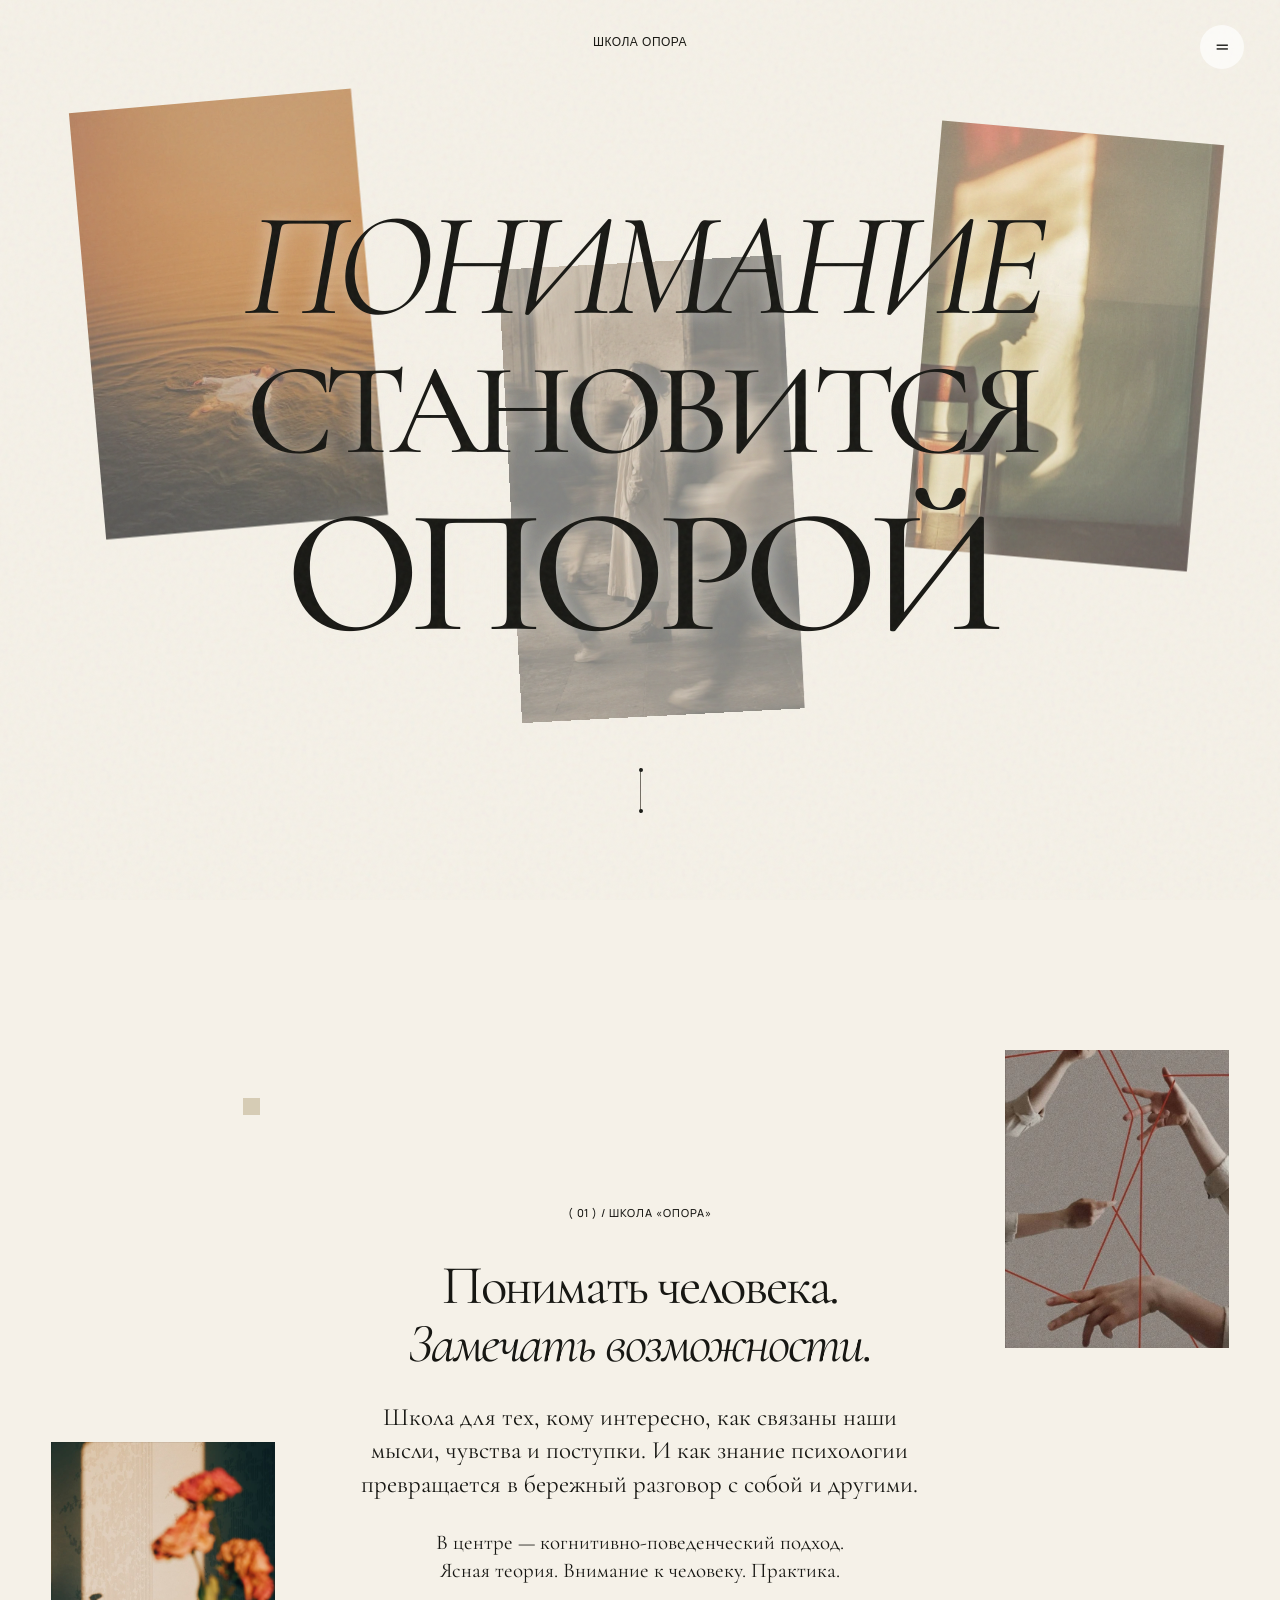
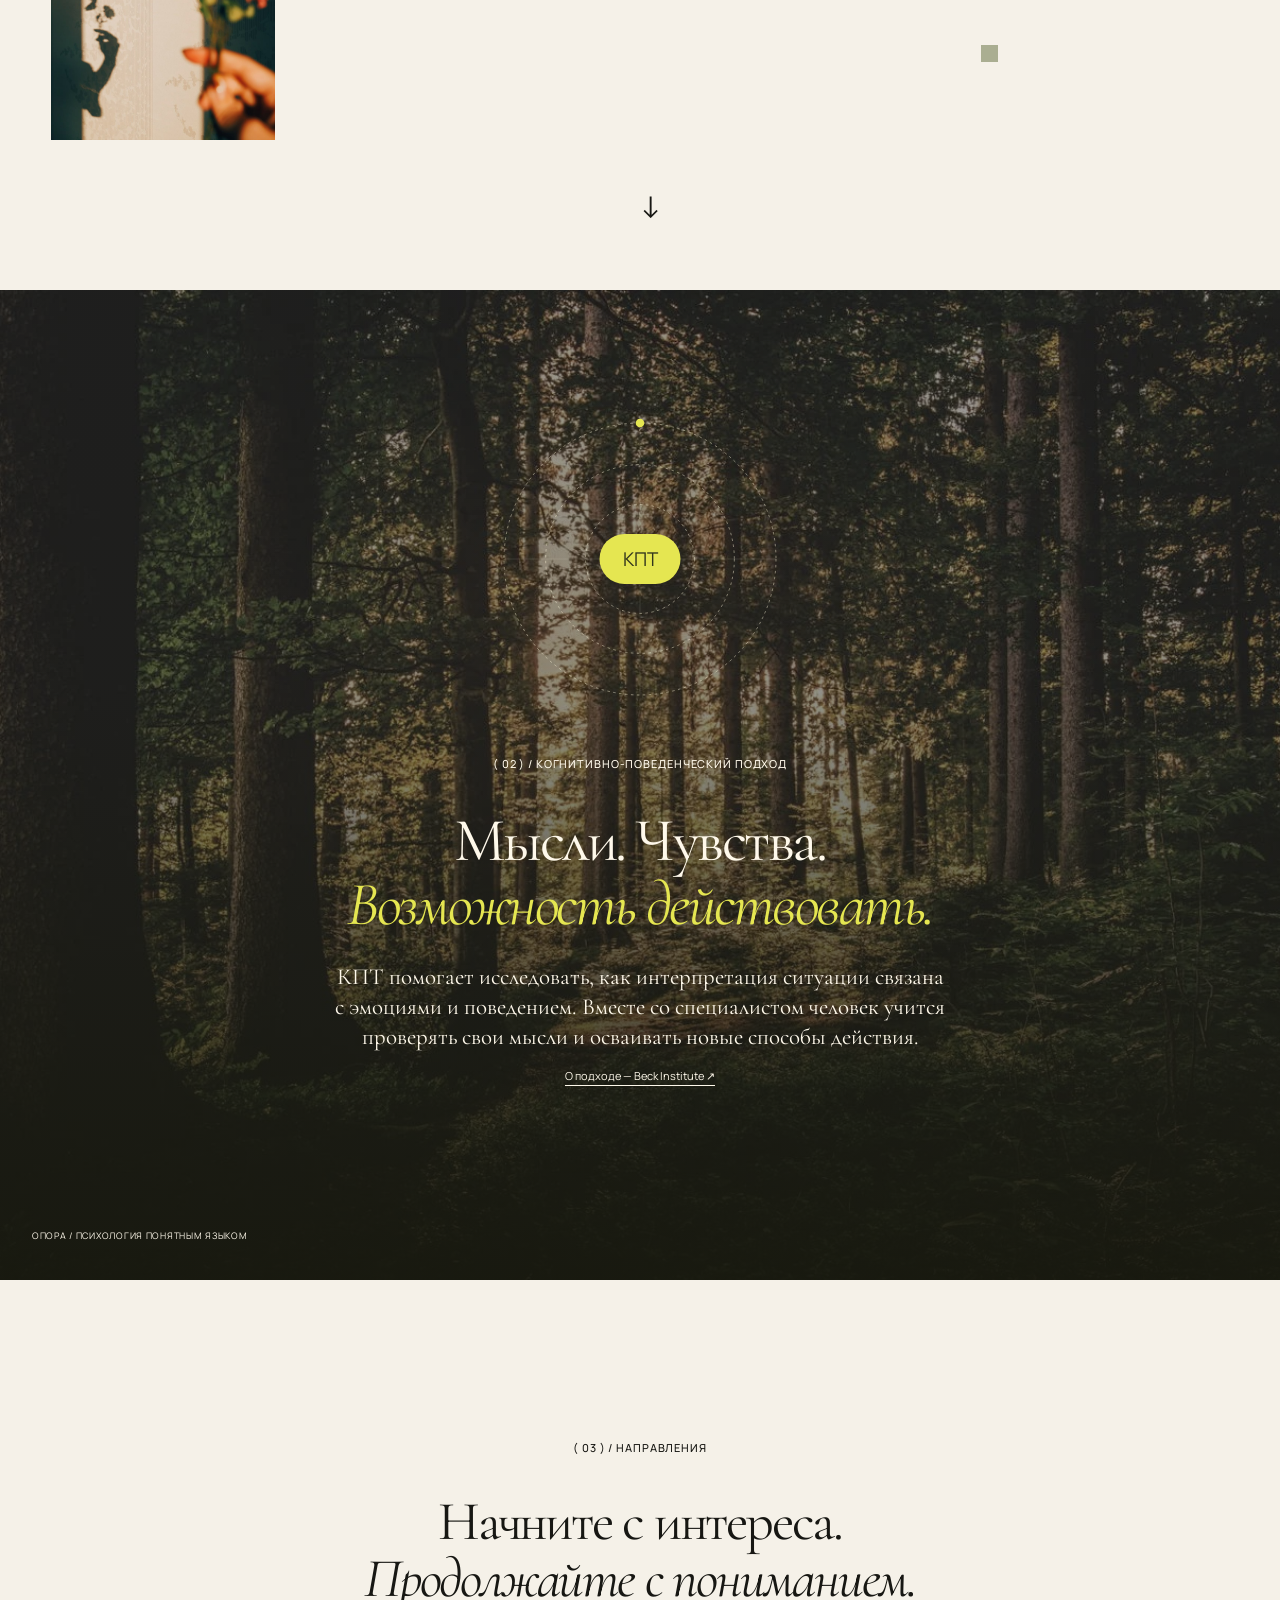
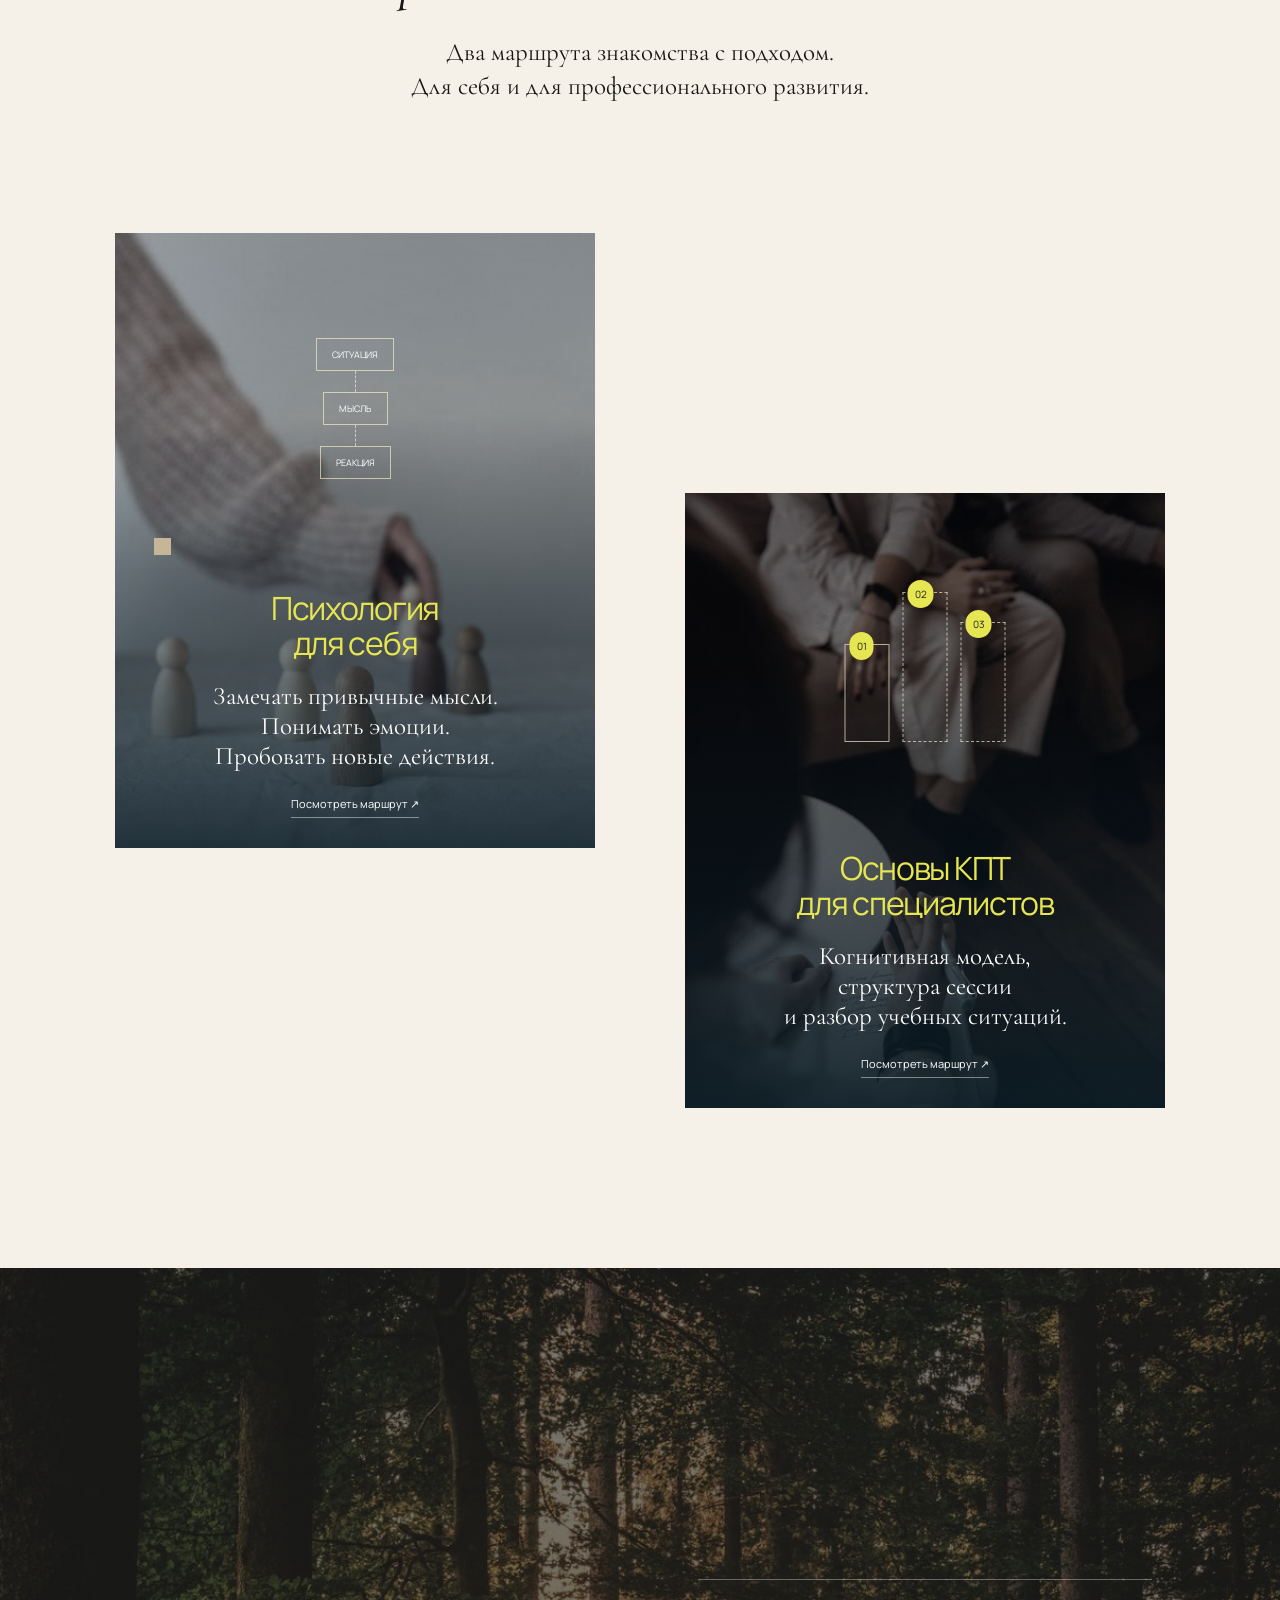
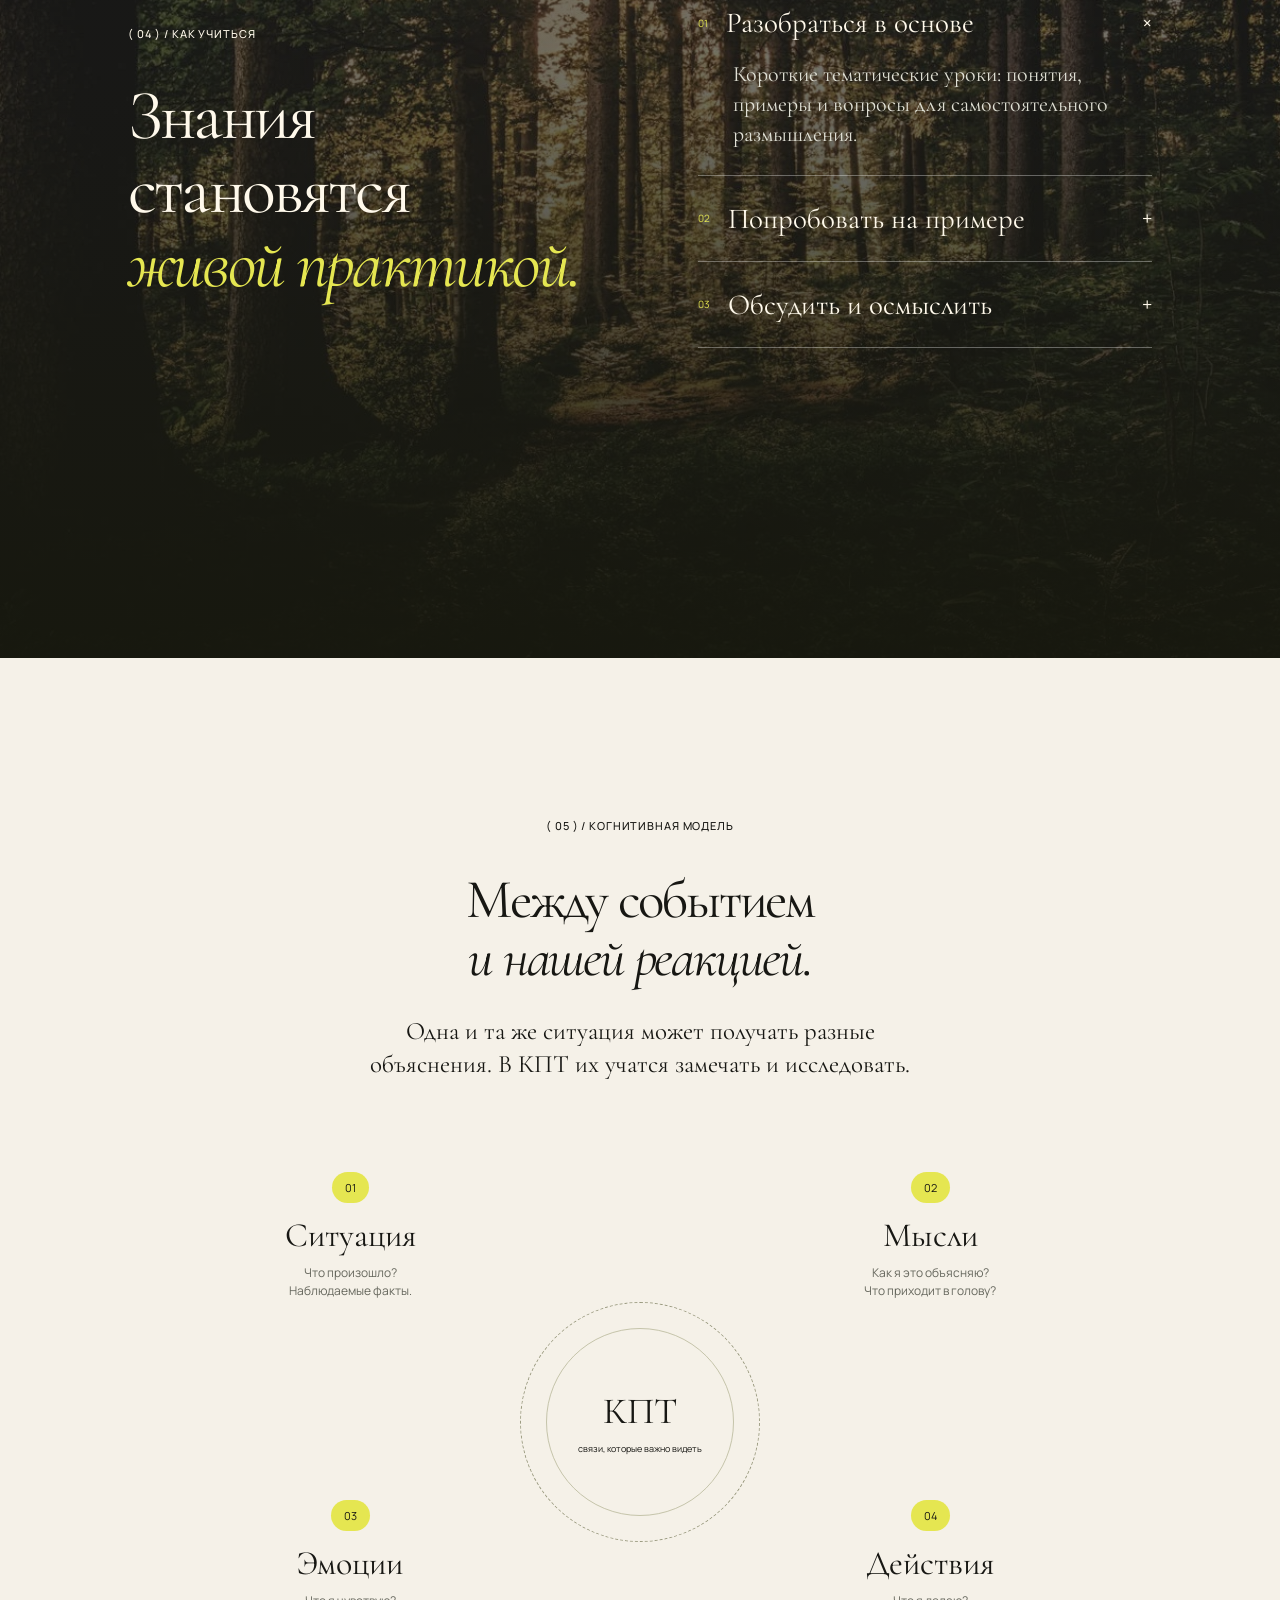
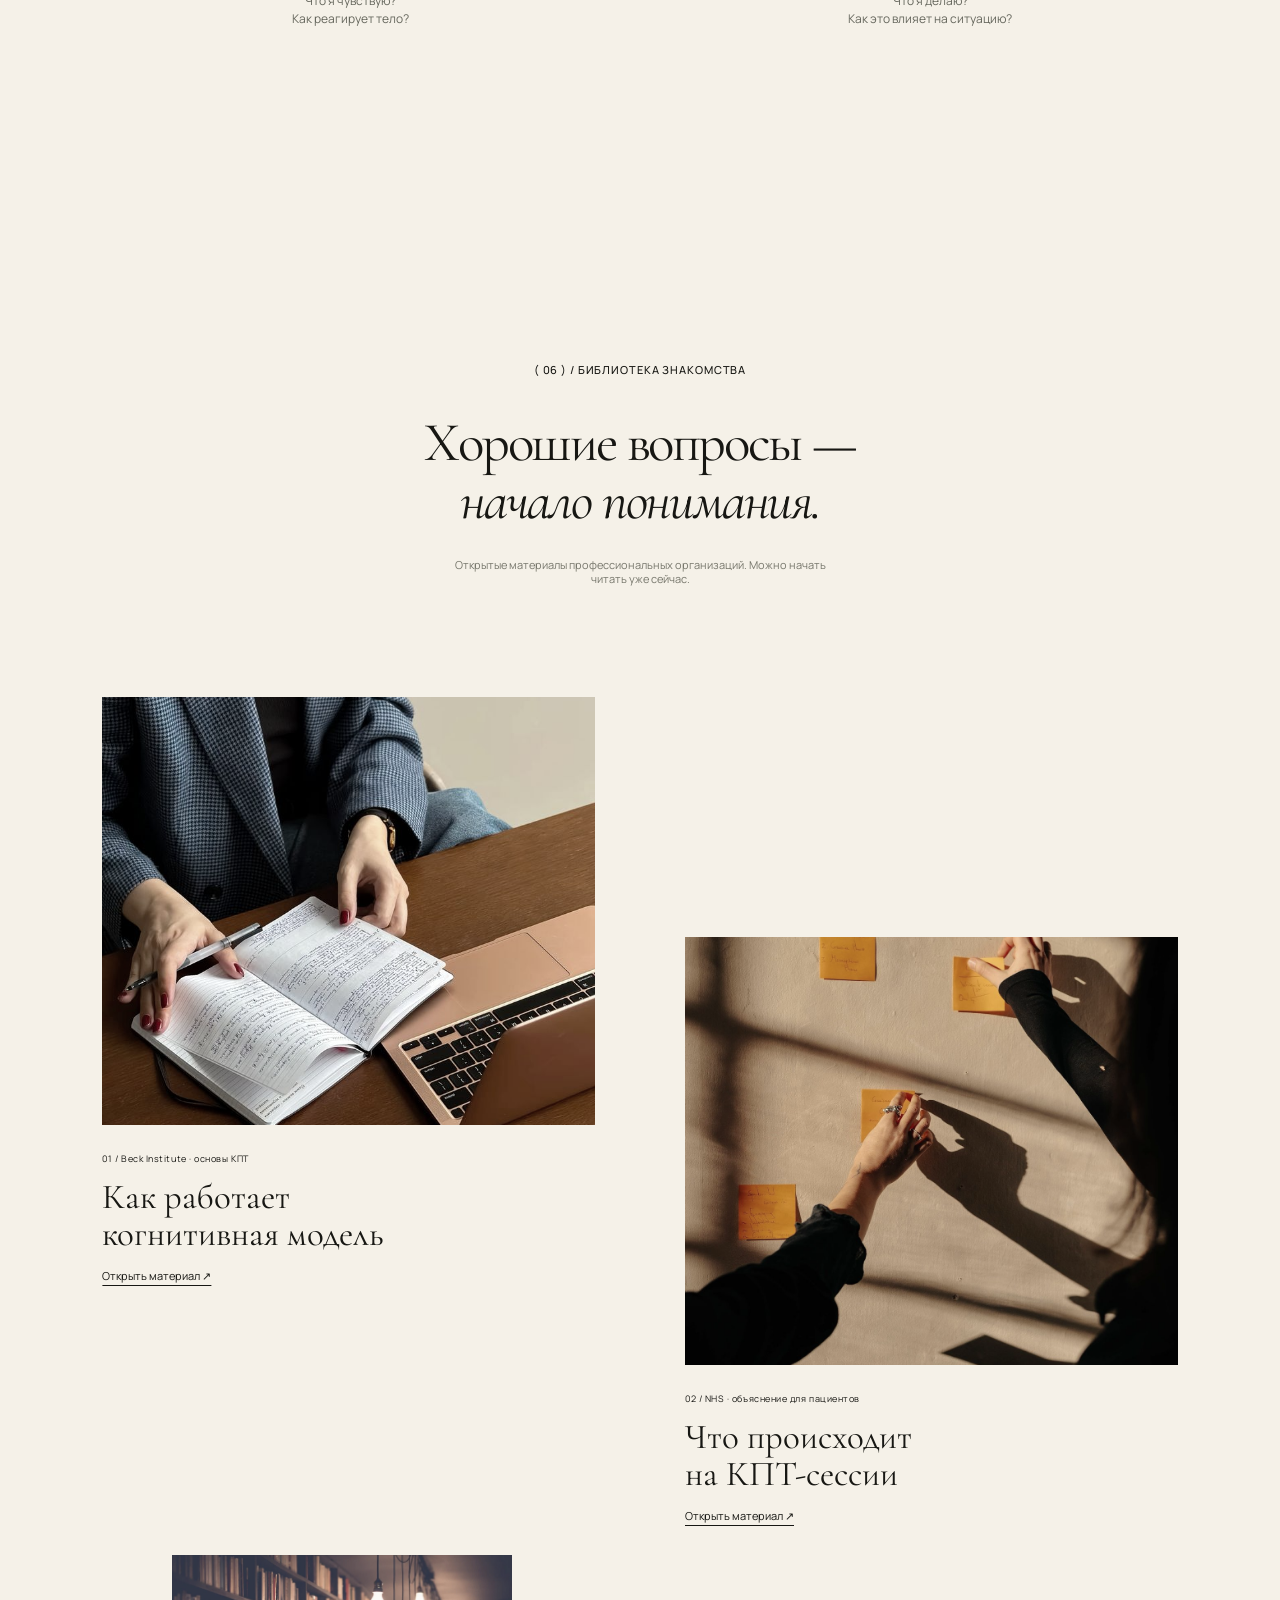
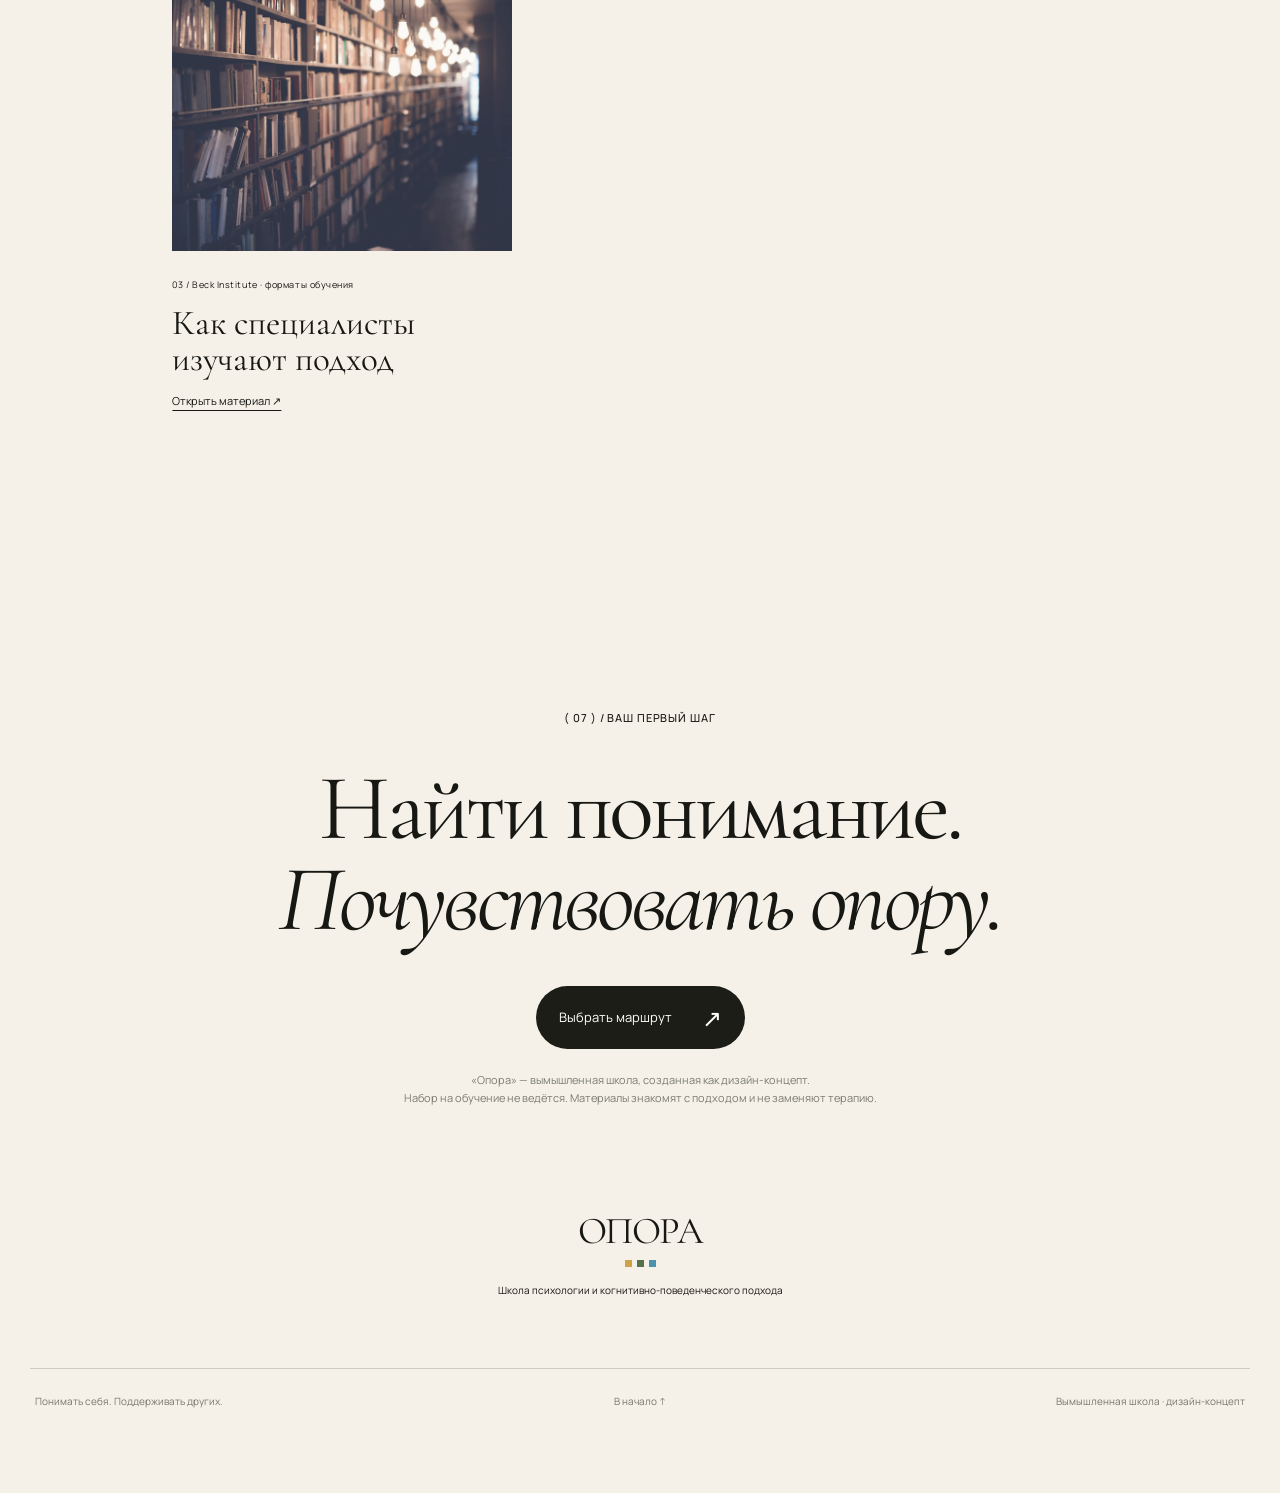
<file: opora/index.html>
<!DOCTYPE html>

<html lang="ru"><head><meta charset="utf-8"/><meta content="width=device-width,initial-scale=1" name="viewport"/><title>Опора — школа психологии и КПТ</title><meta content="Опора — концепт школы психологии. Знакомство с когнитивно-поведенческим подходом: мысли, эмоции, поведение и практика осознанных изменений." name="description"/><meta content="#f4efe5" name="theme-color"/><link href="./fonts.css" rel="stylesheet"/><link href="./style.css?v=20261114-name" rel="stylesheet"/><link href="./icon.svg" rel="icon" type="image/svg+xml"/><link rel="stylesheet" href="../shared/preloader.css"><script src="../shared/preloader.js"></script></head>
<body><div class="site-preloader school-preloader" role="status"><strong>Школа психологии «Опора»</strong><span>ЗАГРУЗКА</span></div><a class="skip" href="#company">К содержанию</a><div aria-hidden="true" class="grain"></div>
<header class="header"><a class="school-kicker" href="#start">ШКОЛА ОПОРА</a><button aria-controls="menu" aria-expanded="false" class="menu-toggle"><span>МЕНЮ</span><i aria-hidden="true">=</i></button></header>
<dialog class="menu-dialog" id="menu"><div class="menu-inner"><p class="eyebrow">ОПОРА / ШКОЛА ПСИХОЛОГИИ</p><nav><a href="#company"><sup>01</sup>О школе</a><a href="#energy"><sup>02</sup>Что такое КПТ</a><a href="#equipment"><sup>03</sup>Направления</a><a href="#engineering"><sup>04</sup>Как учиться</a><a href="#process"><sup>05</sup>Модель КПТ</a><a href="#examples"><sup>06</sup>Библиотека</a><a href="#contact"><sup>07</sup>Начать знакомство</a></nav><p class="menu-note">Понимать себя. Поддерживать других.<br/>Концепт образовательного проекта.</p><button aria-label="Закрыть меню" class="close-menu">×</button></div></dialog>
<aside aria-label="Разделы страницы" class="chapter-rail"><button aria-label="Открыть навигацию" class="rail-menu">☷</button><div><a aria-label="Начало" class="active" href="#start"></a><a aria-label="О школе" href="#company"></a><a aria-label="Что такое КПТ" href="#energy"></a><a aria-label="Направления" href="#equipment"></a><a aria-label="Как учиться" href="#engineering"></a><a aria-label="Модель КПТ" href="#process"></a><a aria-label="Библиотека" href="#examples"></a><a aria-label="Начать знакомство" href="#contact"></a></div></aside>
<div class="bottom-nav"><span><b id="chapter-number">01</b> / 08</span><a href="#contact">ЗНАКОМСТВО <i>↗</i></a></div>
<main>
<section aria-labelledby="hero-title" class="chapter hero" id="start"><div class="hero-stage"><h1 id="hero-title"><em>ПОНИМАНИЕ</em><span>СТАНОВИТСЯ</span><span><span class="growth-word">ОПОРОЙ</span></span></h1><img alt="Человек на воде в тёплом вечернем свете" data-loader-image="" class="hero-photo hero-photo-1" src="./images/hero-mood-1.jpg"/><img alt="Тень человека и стул в солнечном свете" data-loader-image="" class="hero-photo hero-photo-2" src="./images/hero-mood-2.jpg"/><img alt="Женщина среди движущихся прохожих" data-loader-image="" class="hero-photo hero-photo-3" src="./images/hero-mood-3.jpg"/></div><a aria-label="Узнать о школе" class="scroll-cue" href="#company"><span></span></a></section>
<section class="chapter company" id="company"><span aria-hidden="true" class="square s1"></span><span aria-hidden="true" class="square s2"></span><div class="reading reveal"><p class="eyebrow">( 01 ) / ШКОЛА «ОПОРА»</p><h2>Понимать человека.<br/><em>Замечать возможности.</em></h2><p>Школа для тех, кому интересно, как связаны наши мысли, чувства и поступки. И как знание психологии превращается в бережный разговор с собой и другими.</p><p>В центре — когнитивно-поведенческий подход.<br/>Ясная теория. Внимание к человеку. Практика.</p></div><img alt="Цветы и тень на стене" class="drift-photo drift-a" loading="lazy" src="./images/about-flowers.jpg"/><img alt="Руки, связанные красной нитью" class="drift-photo drift-b" loading="lazy" src="./images/about-thread.jpg"/><a aria-label="Перейти к следующему разделу" class="line-arrow" href="#energy">↓</a></section>
<section class="chapter immersive dark-scene" id="energy"><img alt="Свет в зелёном лесу" class="scene-background" loading="lazy" src="./images/forest.webp"/><div class="shade"></div><div class="energy-orbit reveal"><svg aria-hidden="true" viewbox="0 0 400 400"><circle cx="200" cy="200" r="160"></circle><circle cx="200" cy="200" r="111"></circle><circle cx="200" cy="200" r="64"></circle><path d="M200 40V360M40 200H360"></path><circle class="orbit-dot" cx="200" cy="40" r="5"></circle></svg><span class="acid-label">КПТ</span></div><div class="scene-caption reveal"><p class="eyebrow">( 02 ) / КОГНИТИВНО-ПОВЕДЕНЧЕСКИЙ ПОДХОД</p><h2>Мысли. Чувства.<br/><em>Возможность действовать.</em></h2><p>КПТ помогает исследовать, как интерпретация ситуации связана с эмоциями и поведением. Вместе со специалистом человек учится проверять свои мысли и осваивать новые способы действия.</p><a class="source-link" href="https://beckinstitute.org/about/understanding-cbt/" rel="noopener noreferrer" target="_blank">О подходе — Beck Institute ↗</a></div><span class="scene-side">ОПОРА / ПСИХОЛОГИЯ ПОНЯТНЫМ ЯЗЫКОМ</span></section>
<section class="chapter equipment" id="equipment"><div class="reading reveal"><p class="eyebrow">( 03 ) / НАПРАВЛЕНИЯ</p><h2>Начните с интереса.<br/><em>Продолжайте с пониманием.</em></h2><p>Два маршрута знакомства с подходом.<br/>Для себя и для профессионального развития.</p></div><div class="equipment-story"><article class="photo-story reveal"><img alt="Деревянные фигурки на ткани" loading="lazy" src="./images/direction-user-1.jpg"/><div class="photo-shade"></div><div aria-hidden="true" class="diagram"><span>СИТУАЦИЯ</span><i></i><span>МЫСЛЬ</span><i></i><span>РЕАКЦИЯ</span></div><div class="photo-caption"><h3>Психология<br/>для себя</h3><p>Замечать привычные мысли.<br/>Понимать эмоции.<br/>Пробовать новые действия.</p><a href="#contact">Посмотреть маршрут ↗</a></div></article><article class="photo-story story-offset reveal"><img alt="Разговор со специалистом и заметки во время встречи" loading="lazy" src="./images/direction-user-2.jpg"/><div class="photo-shade"></div><div aria-hidden="true" class="cabinet-chart"><span><b>01</b></span><span><b>02</b></span><span><b>03</b></span></div><div class="photo-caption"><h3>Основы КПТ<br/>для специалистов</h3><p>Когнитивная модель,<br/>структура сессии<br/>и разбор учебных ситуаций.</p><a href="#contact">Посмотреть маршрут ↗</a></div></article></div><span aria-hidden="true" class="square s3"></span></section>
<section class="chapter immersive dark-scene engineering" id="engineering"><img alt="Природный пейзаж" class="scene-background" loading="lazy" src="./images/nature.webp"/><div class="shade"></div><div class="engineering-intro reveal"><p class="eyebrow">( 04 ) / КАК УЧИТЬСЯ</p><h2>Знания становятся<br/><em>живой практикой.</em></h2></div><div class="service-list reveal"><details open=""><summary><span>01</span>Разобраться в основе<i>+</i></summary><p>Короткие тематические уроки: понятия, примеры и вопросы для самостоятельного размышления.</p></details><details><summary><span>02</span>Попробовать на примере<i>+</i></summary><p>Учебные диалоги и разбор ситуаций помогают увидеть, как теория работает в разговоре.</p></details><details><summary><span>03</span>Обсудить и осмыслить<i>+</i></summary><p>Обсуждение трудностей и обратная связь. Для специалистов супервизия — отдельная часть профессионального развития.</p></details></div></section>
<section class="chapter process" id="process"><div class="reading reveal"><p class="eyebrow">( 05 ) / КОГНИТИВНАЯ МОДЕЛЬ</p><h2>Между событием<br/><em>и нашей реакцией.</em></h2><p>Одна и та же ситуация может получать разные объяснения. В КПТ их учатся замечать и исследовать.</p></div><div class="process-map reveal"><div class="process-core">КПТ<i>связи, которые важно видеть</i></div><ol><li><span>01</span><h3>Ситуация</h3><p>Что произошло?<br/>Наблюдаемые факты.</p></li><li><span>02</span><h3>Мысли</h3><p>Как я это объясняю?<br/>Что приходит в голову?</p></li><li><span>03</span><h3>Эмоции</h3><p>Что я чувствую?<br/>Как реагирует тело?</p></li><li><span>04</span><h3>Действия</h3><p>Что я делаю?<br/>Как это влияет на ситуацию?</p></li></ol></div></section>
<section class="chapter examples" id="examples"><div class="reading reveal"><p class="eyebrow">( 06 ) / БИБЛИОТЕКА ЗНАКОМСТВА</p><h2>Хорошие вопросы —<br/><em>начало понимания.</em></h2><p class="small-note">Открытые материалы профессиональных организаций. Можно начать читать уже сейчас.</p></div><div class="examples-grid"><figure class="reveal"><img alt="Учебные записи в блокноте рядом с ноутбуком" loading="lazy" src="./images/library-user-1.jpg"/><figcaption><span>01 / Beck Institute · основы КПТ</span><h3>Как работает<br/>когнитивная модель</h3><a class="library-link" href="https://beckinstitute.org/about/understanding-cbt/" rel="noopener noreferrer" target="_blank">Открыть материал ↗</a></figcaption></figure><figure class="reveal"><img alt="Заметки на стикерах в солнечном свете" loading="lazy" src="./images/library-user-2.jpg"/><figcaption><span>02 / NHS · объяснение для пациентов</span><h3>Что происходит<br/>на КПТ-сессии</h3><a class="library-link" href="https://www.nhs.uk/tests-and-treatments/cognitive-behavioural-therapy-cbt/" rel="noopener noreferrer" target="_blank">Открыть материал ↗</a></figcaption></figure><figure class="reveal"><img alt="Книжные полки" loading="lazy" src="./images/books.webp"/><figcaption><span>03 / Beck Institute · форматы обучения</span><h3>Как специалисты<br/>изучают подход</h3><a class="library-link" href="https://beckinstitute.org/training/" rel="noopener noreferrer" target="_blank">Открыть материал ↗</a></figcaption></figure></div></section>
<section class="chapter contact" id="contact"><p class="eyebrow reveal">( 07 ) / ВАШ ПЕРВЫЙ ШАГ</p><h2 class="reveal">Найти понимание.<br/><em>Почувствовать опору.</em></h2><button class="contact-button reveal" id="brief-open">Выбрать маршрут <span>↗</span></button><p class="contact-note reveal">«Опора» — вымышленная школа, созданная как дизайн-концепт.<br/>Набор на обучение не ведётся. Материалы знакомят с подходом и не заменяют терапию.</p><div class="contact-signature"><span>ОПОРА</span><i><b></b><b></b><b></b></i><p>Школа психологии и когнитивно-поведенческого подхода</p></div><footer><span>Понимать себя. Поддерживать других.</span><a href="#start">В начало ↑</a><span>Вымышленная школа · дизайн-концепт</span></footer></section></main>
<dialog class="brief-dialog" id="brief"><button aria-label="Закрыть выбор маршрута" class="close-brief">×</button><p class="eyebrow">ОПОРА / С ЧЕГО НАЧАТЬ</p><h2>Ваш интерес —<br/><em>точка отсчёта.</em></h2><p>Выберите цель и получите маршрут знакомства с КПТ. Регистрация не нужна.</p><form id="brief-form"><label>Что вам ближе?<select name="type"><option value="personal">Хочу лучше понимать себя</option><option value="student">Изучаю психологию</option><option value="professional">Уже работаю с людьми</option></select></label><button type="submit">Показать мой маршрут ↗</button></form><div id="brief-status" role="status"></div></dialog>
<script src="./script.js"></script></body></html>
</file>
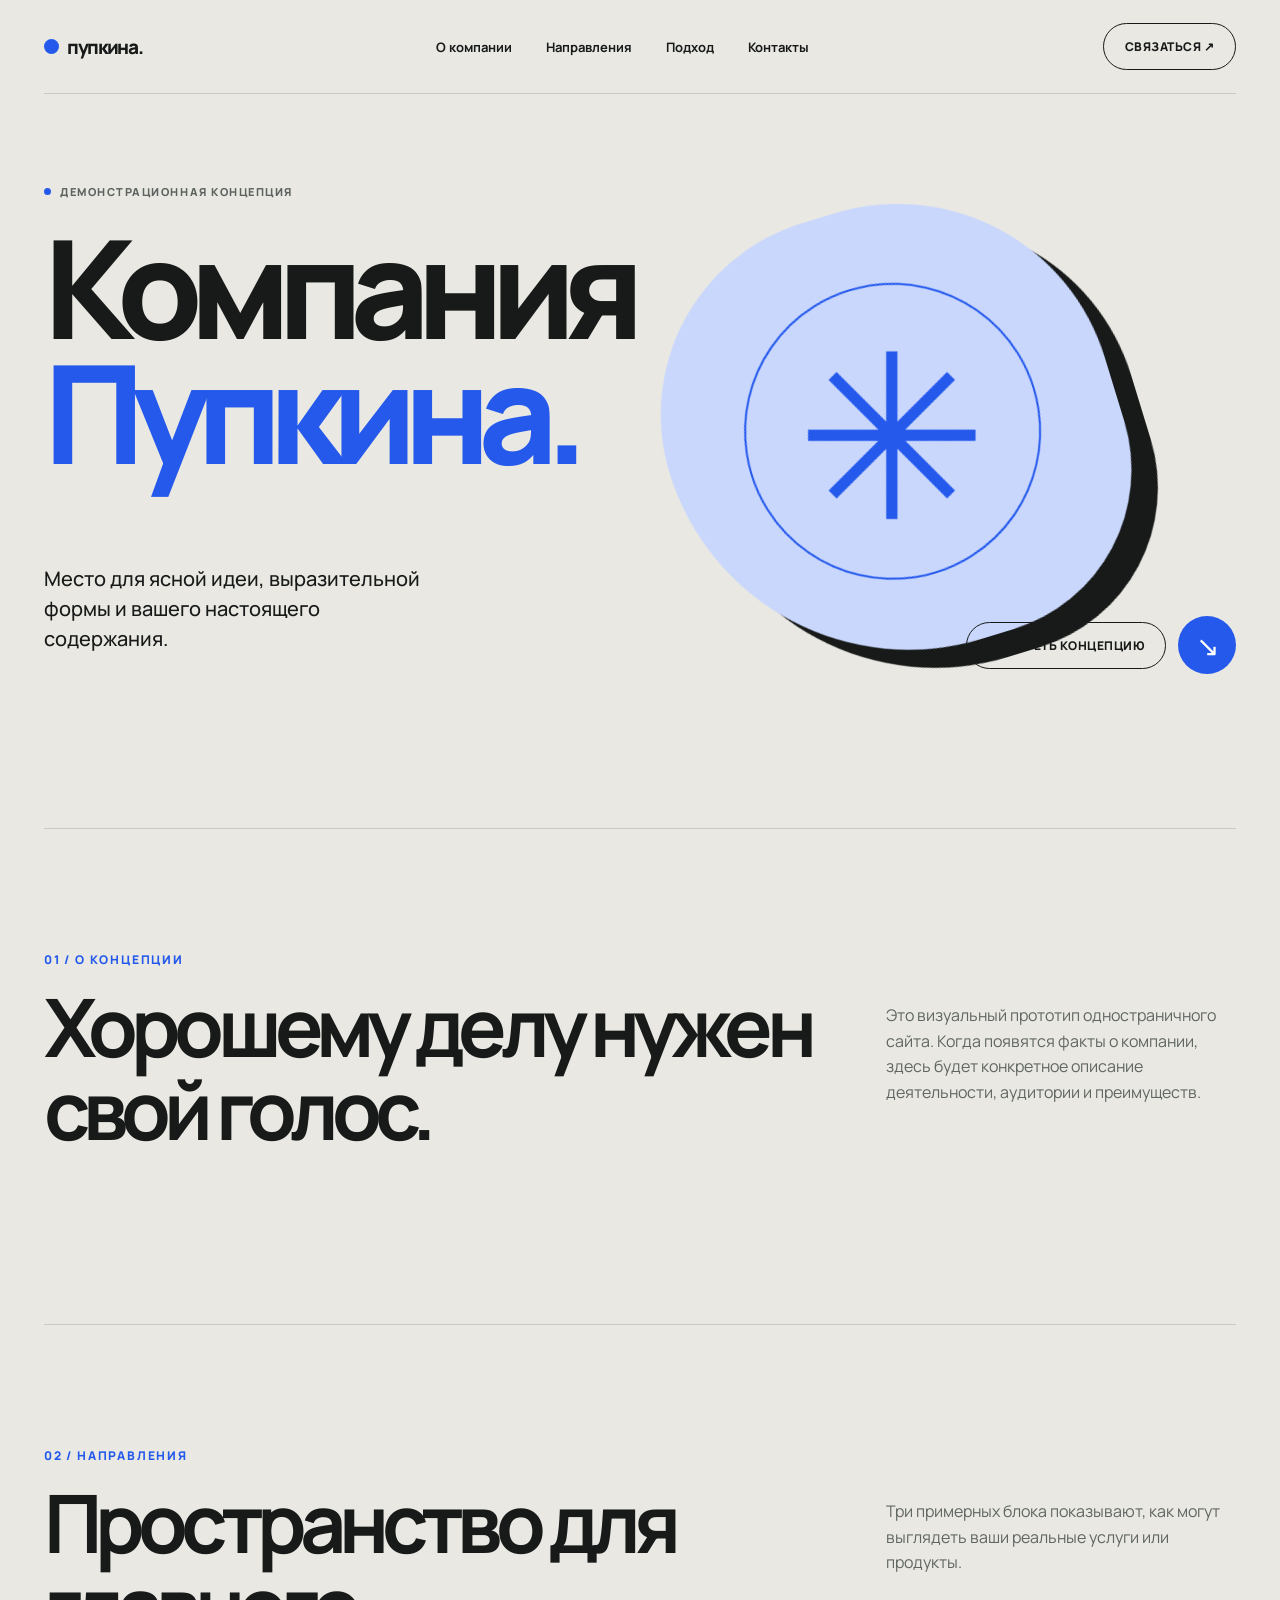
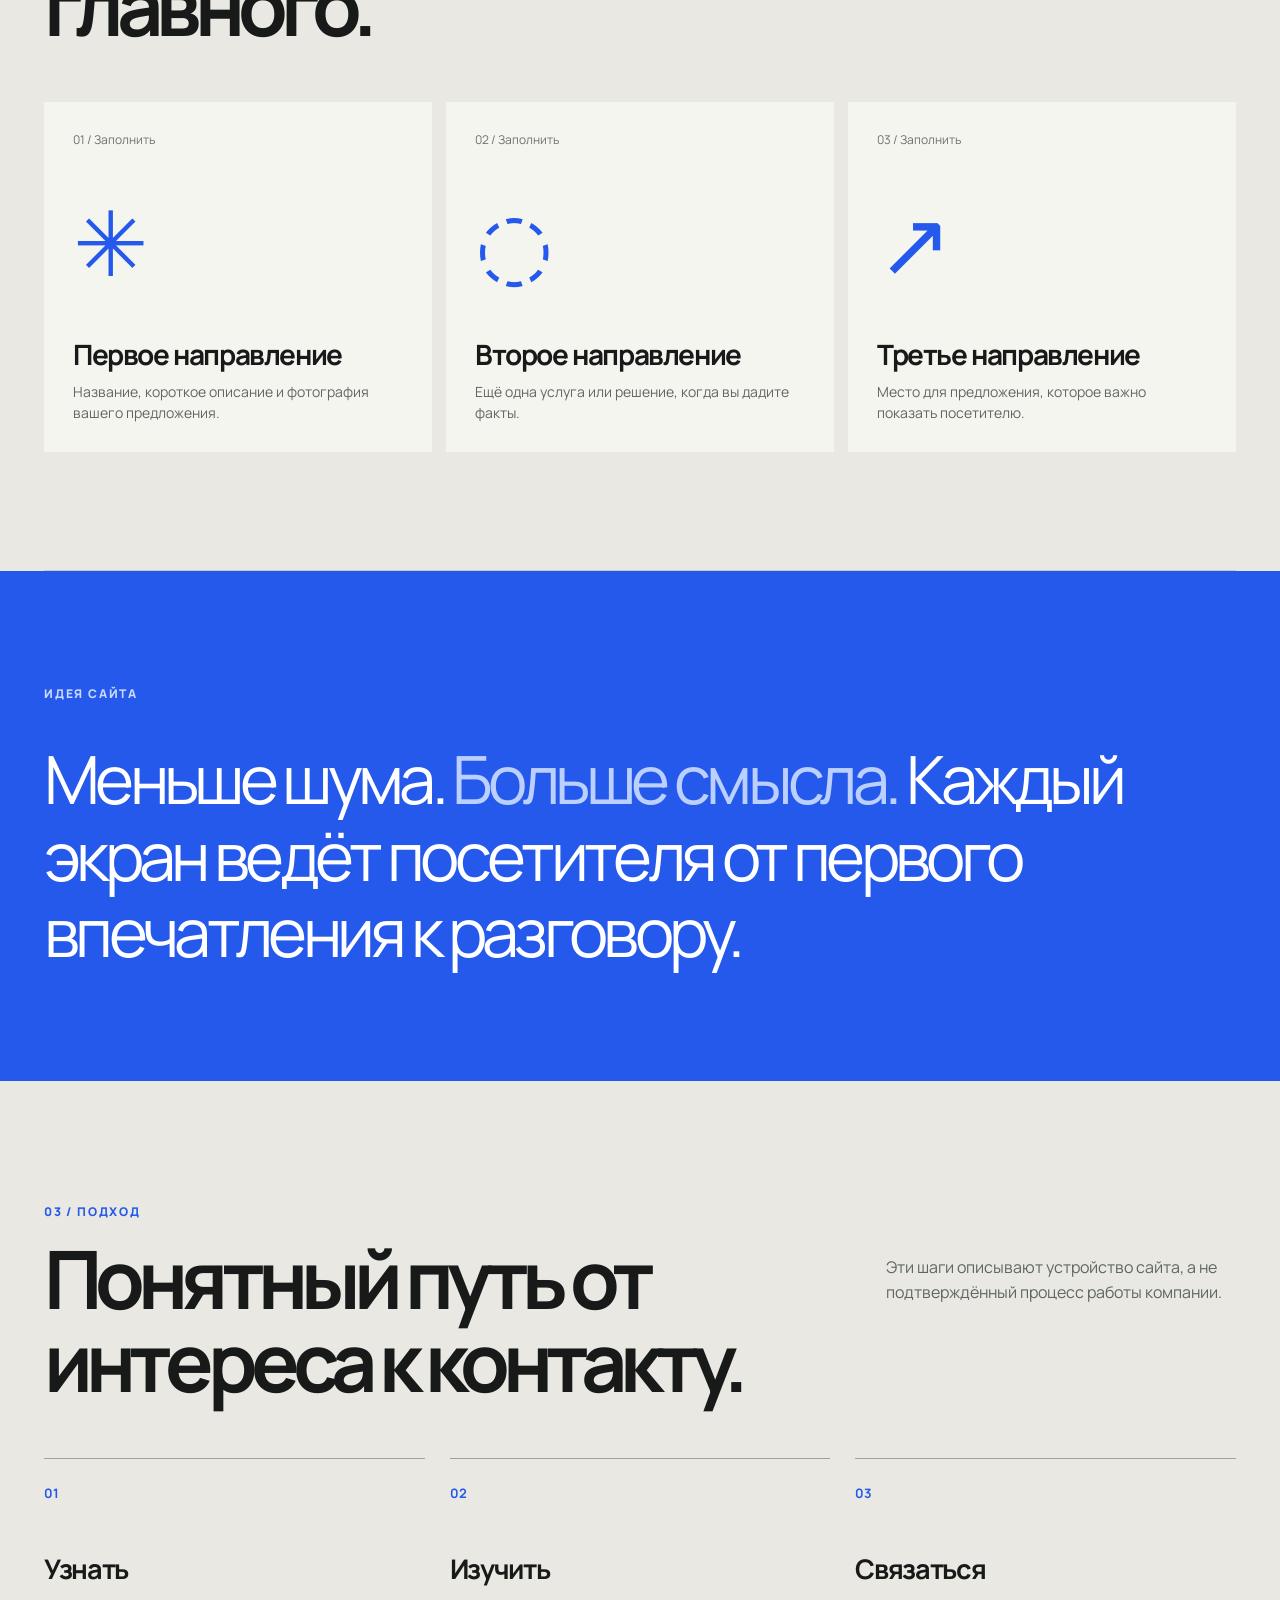
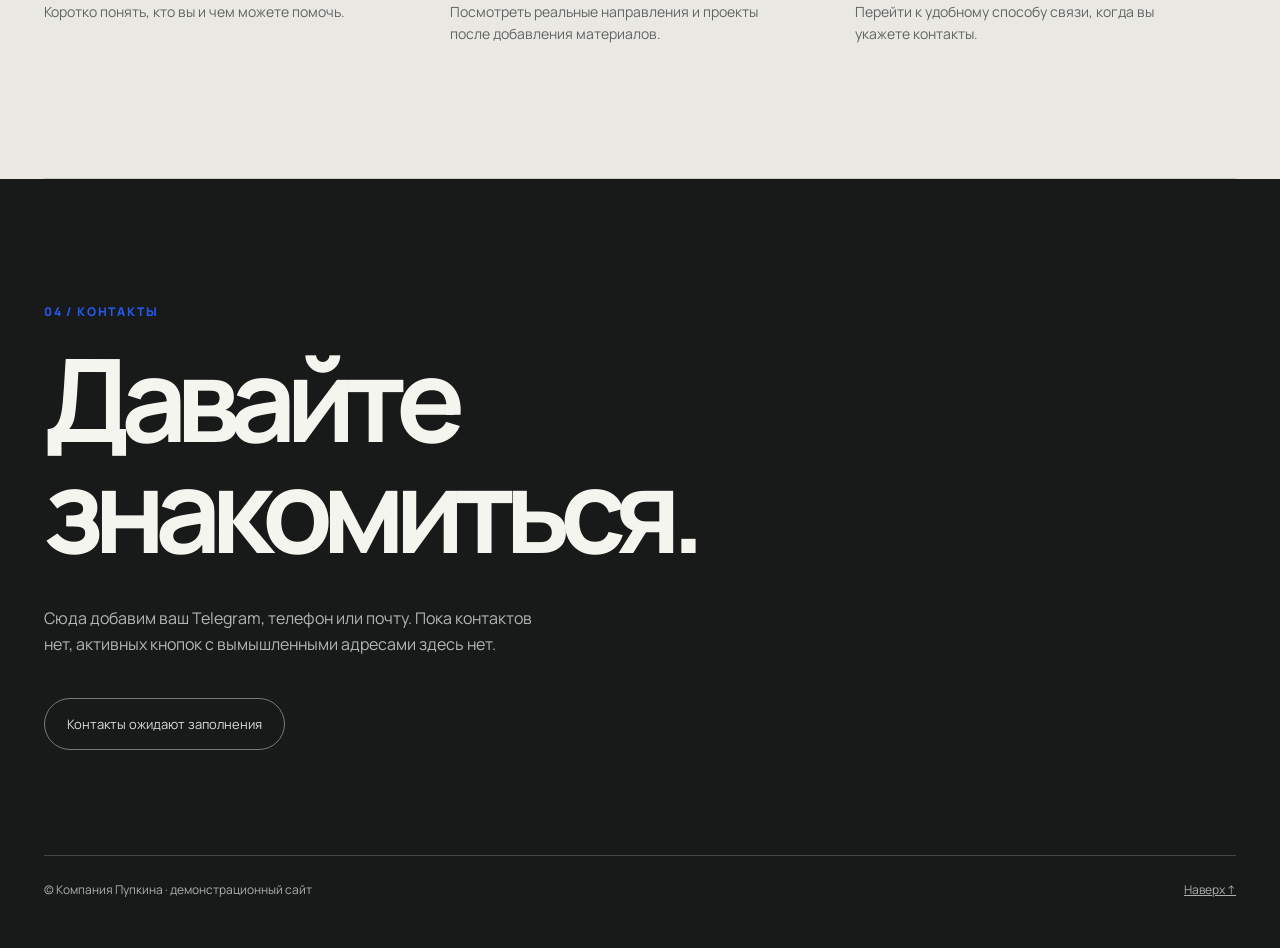
<file: pupkina/index.html>
<!doctype html>
<html lang="ru">
<head>
  <meta charset="utf-8">
  <meta name="viewport" content="width=device-width, initial-scale=1">
  <meta name="theme-color" content="#e9e8e2">
  <meta name="description" content="Демонстрационный одностраничный сайт компании Пупкина.">
  <title>Компания Пупкина — демонстрационный сайт</title>
  <link rel="preconnect" href="https://fonts.googleapis.com">
  <link rel="preconnect" href="https://fonts.gstatic.com" crossorigin>
  <link href="https://fonts.googleapis.com/css2?family=Manrope:wght@400;500;600;700;800&display=swap" rel="stylesheet">
  <style>
    :root{font-family:Manrope,Arial,sans-serif;color:#171a19;background:#e9e8e2;scroll-behavior:smooth}*{box-sizing:border-box}body{margin:0;overflow-x:hidden}a{color:inherit;text-decoration:none}button{font:inherit}a:focus-visible,button:focus-visible{outline:3px solid #417be8;outline-offset:5px}.wrap{width:min(1440px,calc(100% - 88px));margin:auto}.site-header{height:94px;display:flex;align-items:center;justify-content:space-between;border-bottom:1px solid #c8cac5}.logo{font-size:19px;font-weight:800;letter-spacing:-.07em}.logo span{display:inline-block;width:15px;height:15px;border-radius:50%;background:#2459ec;margin-right:8px}.nav{display:flex;gap:34px;font-size:13px;font-weight:700}.nav a:hover,.text-link:hover{color:#2459ec}.header-cta,.pill{border:1px solid #171a19;border-radius:50px;padding:14px 21px;font-size:12px;font-weight:800;text-transform:uppercase;letter-spacing:.04em}.header-cta:hover,.pill:hover{background:#171a19;color:#fff}.menu{display:none;background:none;border:0;font-size:27px}.demo{display:inline-flex;align-items:center;gap:9px;color:#5c625f;font-size:11px;font-weight:800;letter-spacing:.14em;text-transform:uppercase}.demo:before{content:"";width:7px;height:7px;background:#2459ec;border-radius:50%}.hero{min-height:735px;position:relative;padding-top:84px;border-bottom:1px solid #c8cac5;overflow:hidden}.hero h1{font-size:clamp(75px,10.7vw,172px);line-height:.91;letter-spacing:-.095em;margin:25px 0 0;font-weight:800;position:relative;z-index:2}.hero h1 em{font-style:normal;color:#2459ec}.hero-bottom{position:relative;z-index:2;display:flex;align-items:end;justify-content:space-between;padding-top:70px;padding-bottom:67px}.hero-copy{font-size:20px;line-height:1.5;max-width:380px;font-weight:500}.hero-actions{display:flex;gap:12px;align-items:center}.round-arrow{display:grid;place-items:center;width:58px;height:58px;border-radius:50%;background:#2459ec;color:white;font-size:28px}.hero-art{position:absolute;width:450px;height:450px;top:112px;right:10%;transform:rotate(-17deg);border-radius:48% 52% 40% 60%;background:#c9d7fd;filter:drop-shadow(20px 25px 0 #171a19);animation:float 8s ease-in-out infinite;z-index:1}.hero-art:before{content:"";position:absolute;inset:17%;border:2px solid #2459ec;border-radius:50%;transform:rotate(30deg)}.hero-art:after{content:"✳";position:absolute;inset:0;display:grid;place-items:center;color:#2459ec;font-size:230px;font-weight:400;transform:rotate(17deg)}.section{padding:118px 0;border-bottom:1px solid #c8cac5}.eyebrow{font-size:12px;text-transform:uppercase;letter-spacing:.15em;font-weight:800;color:#2459ec}.section-head{display:flex;justify-content:space-between;gap:30px;align-items:start}.section h2{font-size:clamp(48px,6.3vw,94px);letter-spacing:-.085em;line-height:1.03;margin:16px 0 55px;max-width:940px}.section-intro{max-width:350px;line-height:1.6;color:#606663;margin-top:34px}.cards{display:grid;grid-template-columns:repeat(3,1fr);gap:14px}.card{min-height:350px;background:#f5f5f0;padding:29px;display:flex;flex-direction:column;justify-content:space-between;transition:transform .25s,background .25s}.card:hover{transform:translateY(-7px);background:#dce6ff}.card-num{font-size:12px;color:#6b716e}.card-symbol{font-size:90px;line-height:1;color:#2459ec;letter-spacing:-.1em}.card h3{font-size:28px;letter-spacing:-.05em;margin:0 0 8px}.card p{margin:0;color:#606663;font-size:14px;line-height:1.5}.manifesto{background:#2459ec;color:white;padding:110px 0}.manifesto .eyebrow{color:#cbd8ff}.manifesto p{font-size:clamp(37px,5.2vw,76px);line-height:1.15;letter-spacing:-.07em;max-width:1100px;margin:38px 0 0}.manifesto p span{color:#bcd0ff}.steps{display:grid;grid-template-columns:repeat(3,1fr);gap:25px}.step{border-top:1px solid #9ea39d;padding-top:22px}.step strong{font-size:13px;color:#2459ec}.step h3{font-size:27px;letter-spacing:-.05em;margin:47px 0 11px}.step p{font-size:14px;color:#606663;line-height:1.6;max-width:310px}.contact{padding:120px 0 50px;background:#171a19;color:#f4f5ef}.contact h2{font-size:clamp(60px,9vw,140px);line-height:.97;letter-spacing:-.09em;margin:22px 0 40px}.contact p{max-width:510px;color:#b1b7b4;line-height:1.6}.contact-note{display:inline-block;border:1px solid #737b77;border-radius:40px;padding:16px 22px;margin-top:25px;color:#d9ddda;font-size:13px}.footer{display:flex;justify-content:space-between;border-top:1px solid #414844;margin-top:105px;padding-top:25px;font-size:12px;color:#aab1ad}.footer a{text-decoration:underline}@keyframes float{50%{transform:translateY(-18px) rotate(-12deg)}}@media(max-width:800px){.wrap{width:calc(100% - 38px)}.site-header{height:72px}.menu{display:block}.nav{display:none;position:absolute;z-index:10;top:72px;left:0;right:0;padding:25px 19px;background:#e9e8e2;box-shadow:0 15px 20px #0002;flex-direction:column}.nav.open{display:flex}.header-cta{display:none}.hero{min-height:730px;padding-top:52px}.hero h1{font-size:clamp(64px,14vw,100px);margin-top:20px}.hero-art{width:270px;height:270px;top:275px;right:12%;filter:drop-shadow(12px 14px 0 #171a19)}.hero-art:after{font-size:140px}.hero-bottom{padding-top:335px;padding-bottom:50px;align-items:start;gap:25px}.hero-copy{font-size:16px;max-width:290px;margin:0}.hero-actions{align-self:end}.pill{display:none}.section{padding:80px 0}.section-head{display:block}.section h2{margin-bottom:24px}.section-intro{margin:0 0 35px}.cards,.steps{grid-template-columns:1fr}.card{min-height:255px}.card-symbol{font-size:70px}.manifesto{padding:80px 0}.step h3{margin-top:25px}.contact{padding-top:80px}.footer{margin-top:80px}}@media(max-width:450px){.hero h1{font-size:64px}.hero-art{right:7%;top:260px}.hero-bottom{padding-top:315px}.hero-copy{max-width:245px}.round-arrow{width:48px;height:48px}.contact h2{font-size:60px}.footer{gap:20px;line-height:1.5}}@media(prefers-reduced-motion:reduce){*,*:before,*:after{scroll-behavior:auto!important;animation:none!important;transition:none!important}}
  </style>
</head>
<body>
  <header class="site-header wrap" id="top">
    <a class="logo" href="#top" aria-label="Компания Пупкина — наверх"><span aria-hidden="true"></span>пупкина.</a>
    <button class="menu" aria-label="Открыть меню" aria-expanded="false" aria-controls="nav">☰</button>
    <nav class="nav" id="nav" aria-label="Основное меню"><a href="#about">О компании</a><a href="#directions">Направления</a><a href="#process">Подход</a><a href="#contact">Контакты</a></nav>
    <a class="header-cta" href="#contact">Связаться ↗</a>
  </header>
  <main>
    <section class="hero wrap" aria-labelledby="hero-title">
      <span class="demo">Демонстрационная концепция</span>
      <h1 id="hero-title">Компания<br><em>Пупкина.</em></h1>
      <div class="hero-art" aria-hidden="true"></div>
      <div class="hero-bottom"><p class="hero-copy">Место для ясной идеи, выразительной формы и вашего настоящего содержания.</p><div class="hero-actions"><a class="pill" href="#about">Смотреть концепцию</a><a class="round-arrow" href="#about" aria-label="Перейти к описанию">↘</a></div></div>
    </section>
    <section class="section wrap" id="about"><span class="eyebrow">01 / О концепции</span><div class="section-head"><h2>Хорошему делу нужен свой голос.</h2><p class="section-intro">Это визуальный прототип одностраничного сайта. Когда появятся факты о компании, здесь будет конкретное описание деятельности, аудитории и преимуществ.</p></div></section>
    <section class="section wrap" id="directions"><span class="eyebrow">02 / Направления</span><div class="section-head"><h2>Пространство для главного.</h2><p class="section-intro">Три примерных блока показывают, как могут выглядеть ваши реальные услуги или продукты.</p></div><div class="cards"><a class="card" href="#contact"><span class="card-num">01 / Заполнить</span><span class="card-symbol" aria-hidden="true">✳</span><div><h3>Первое направление</h3><p>Название, короткое описание и фотография вашего предложения.</p></div></a><a class="card" href="#contact"><span class="card-num">02 / Заполнить</span><span class="card-symbol" aria-hidden="true">◌</span><div><h3>Второе направление</h3><p>Ещё одна услуга или решение, когда вы дадите факты.</p></div></a><a class="card" href="#contact"><span class="card-num">03 / Заполнить</span><span class="card-symbol" aria-hidden="true">↗</span><div><h3>Третье направление</h3><p>Место для предложения, которое важно показать посетителю.</p></div></a></div></section>
    <section class="manifesto"><div class="wrap"><span class="eyebrow">Идея сайта</span><p>Меньше шума. <span>Больше смысла.</span> Каждый экран ведёт посетителя от первого впечатления к разговору.</p></div></section>
    <section class="section wrap" id="process"><span class="eyebrow">03 / Подход</span><div class="section-head"><h2>Понятный путь от интереса к контакту.</h2><p class="section-intro">Эти шаги описывают устройство сайта, а не подтверждённый процесс работы компании.</p></div><div class="steps"><div class="step"><strong>01</strong><h3>Узнать</h3><p>Коротко понять, кто вы и чем можете помочь.</p></div><div class="step"><strong>02</strong><h3>Изучить</h3><p>Посмотреть реальные направления и проекты после добавления материалов.</p></div><div class="step"><strong>03</strong><h3>Связаться</h3><p>Перейти к удобному способу связи, когда вы укажете контакты.</p></div></div></section>
    <section class="contact" id="contact"><div class="wrap"><span class="eyebrow">04 / Контакты</span><h2>Давайте<br>знакомиться.</h2><p>Сюда добавим ваш Telegram, телефон или почту. Пока контактов нет, активных кнопок с вымышленными адресами здесь нет.</p><span class="contact-note">Контакты ожидают заполнения</span><div class="footer"><span>© Компания Пупкина · демонстрационный сайт</span><a href="#top">Наверх ↑</a></div></div></section>
  </main>
  <script>const menu=document.querySelector('.menu');const nav=document.querySelector('.nav');menu.addEventListener('click',()=>{const open=nav.classList.toggle('open');menu.setAttribute('aria-expanded',String(open));menu.setAttribute('aria-label',open?'Закрыть меню':'Открыть меню')});nav.addEventListener('click',e=>{if(e.target.closest('a')){nav.classList.remove('open');menu.setAttribute('aria-expanded','false');menu.setAttribute('aria-label','Открыть меню')}});</script>
</body>
</html>
</file>
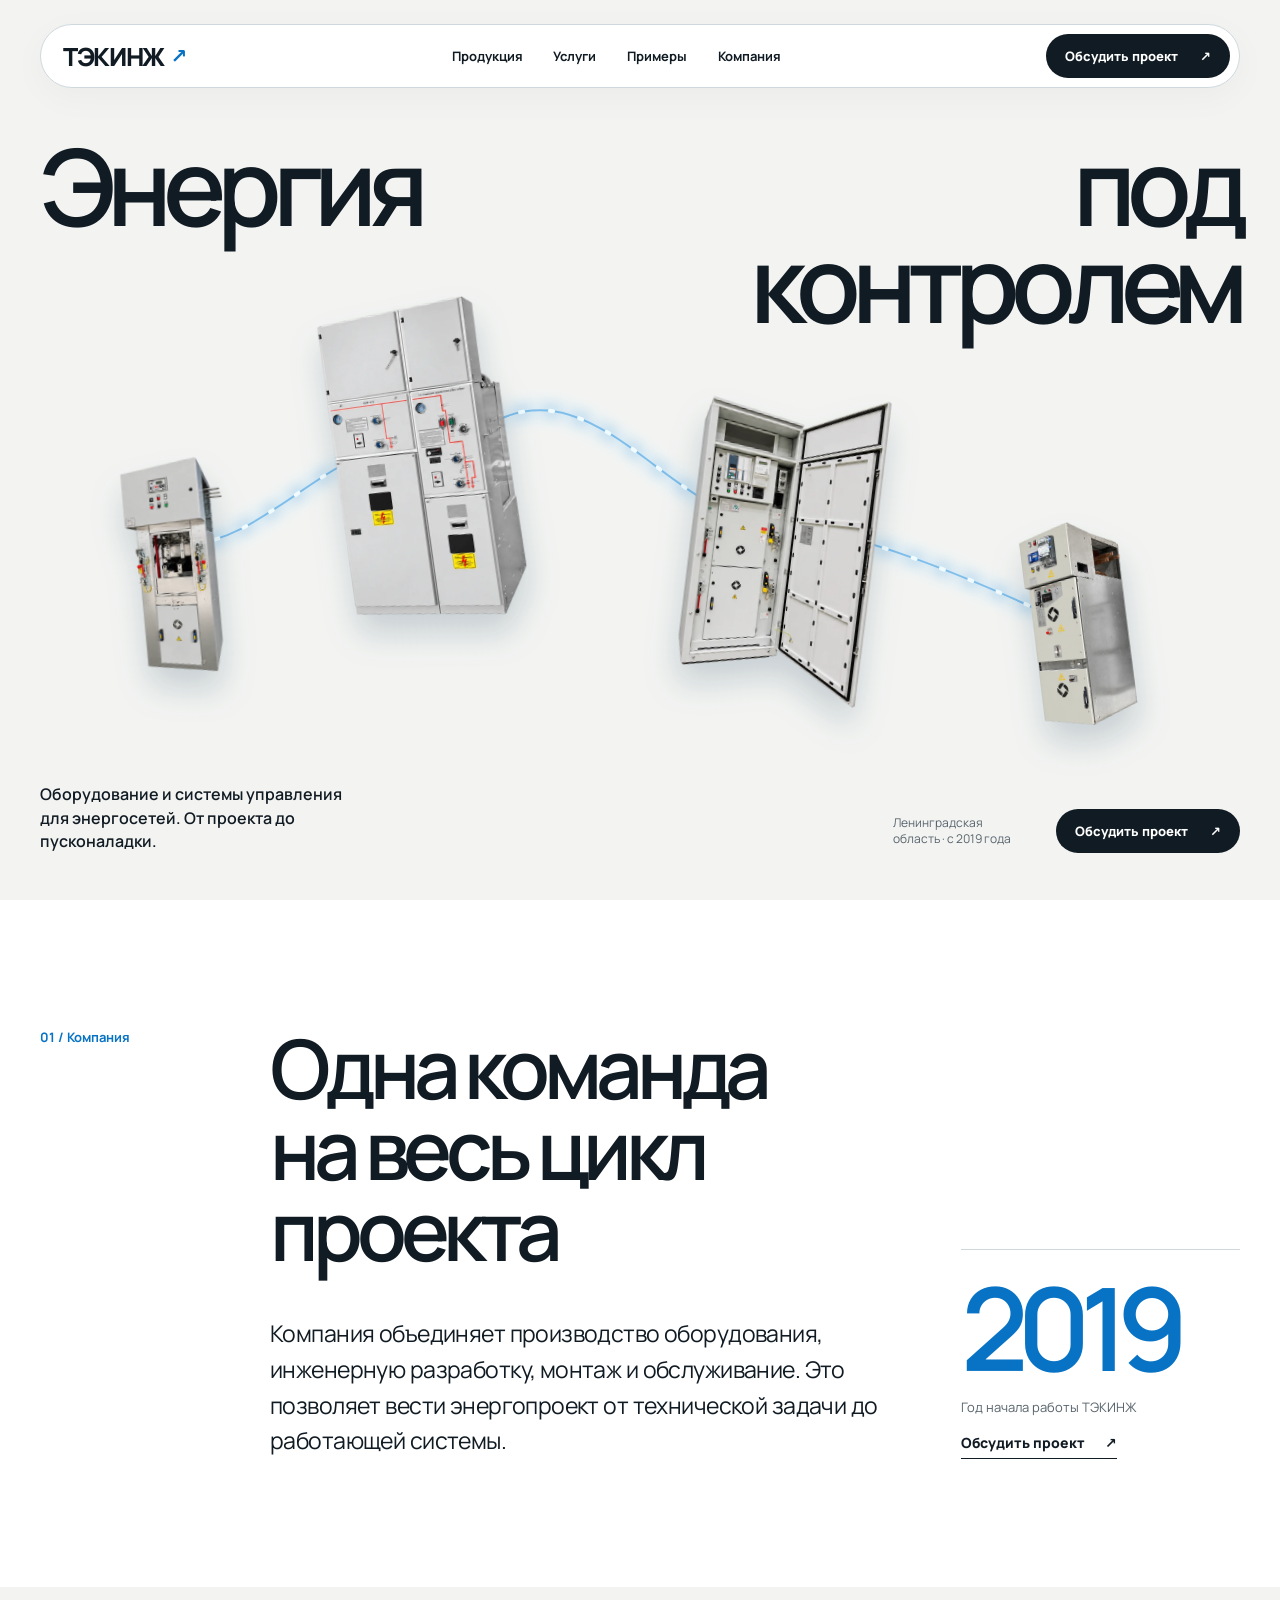
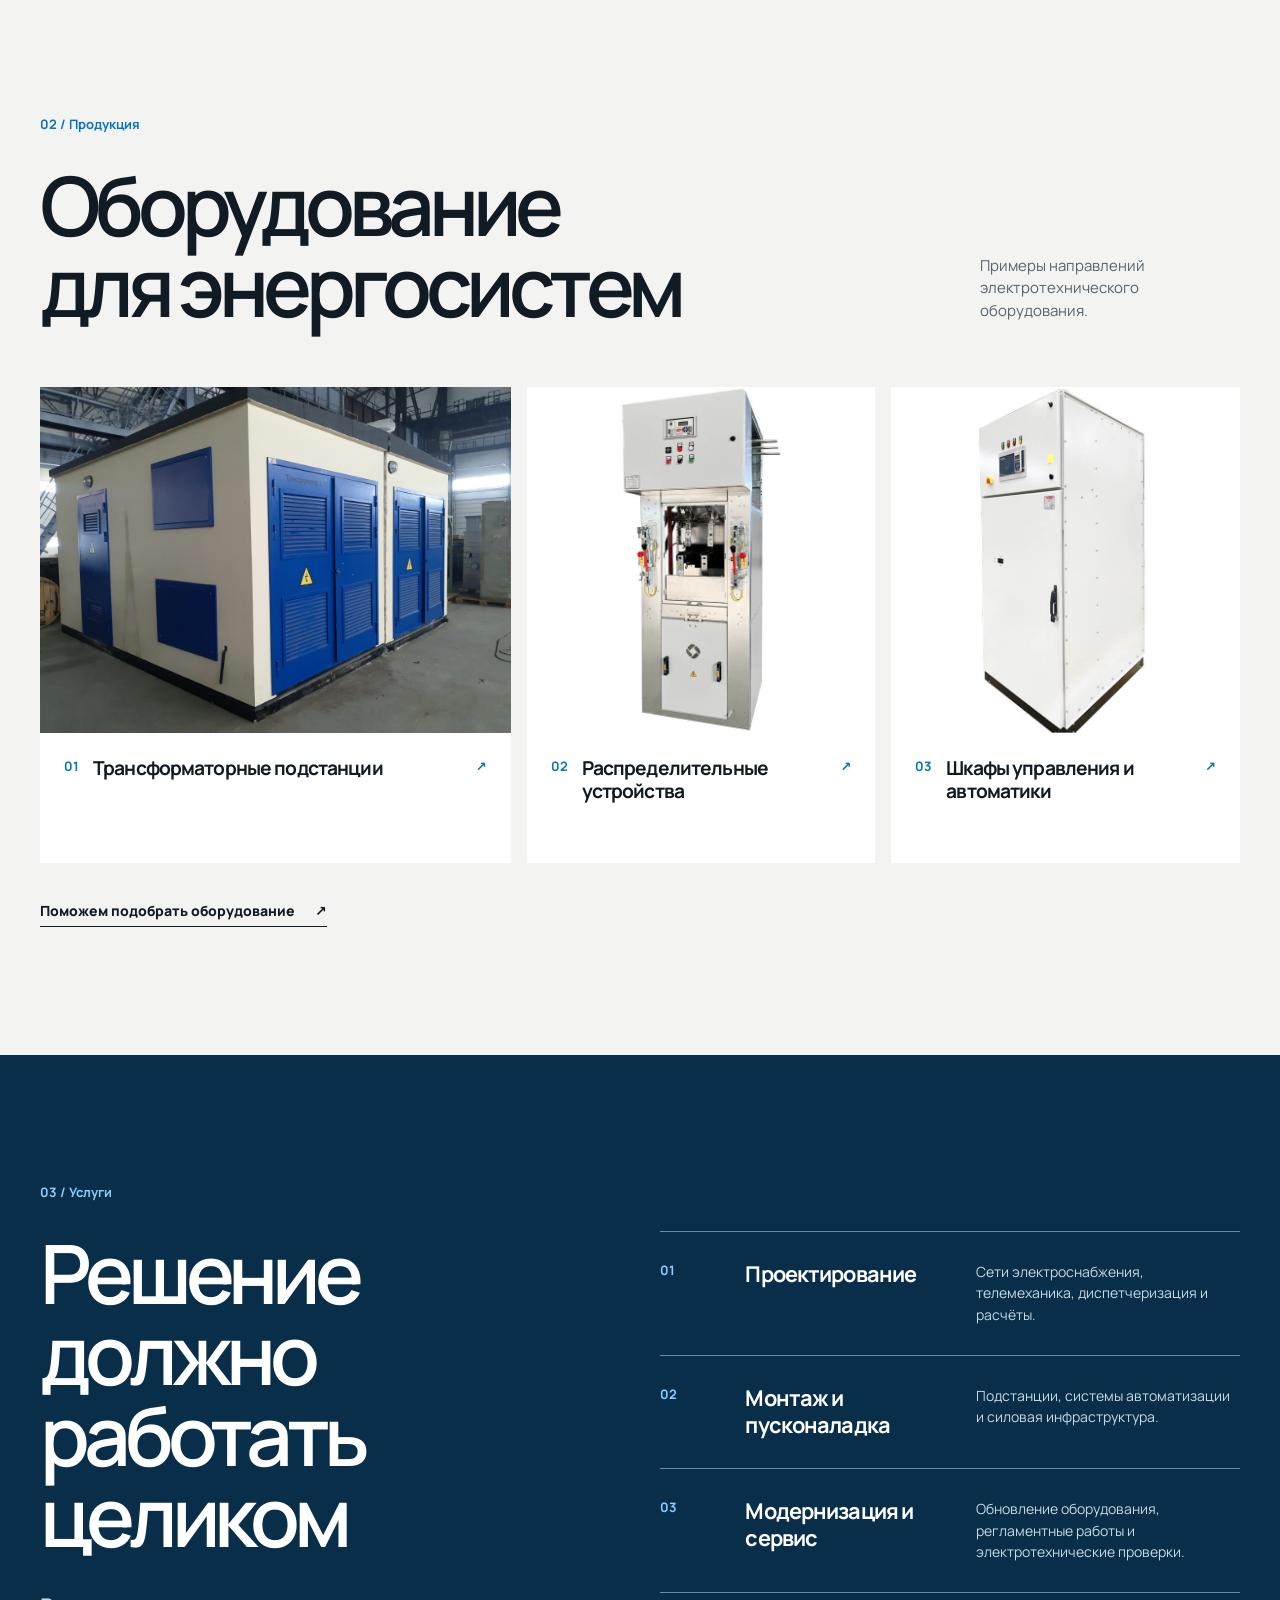
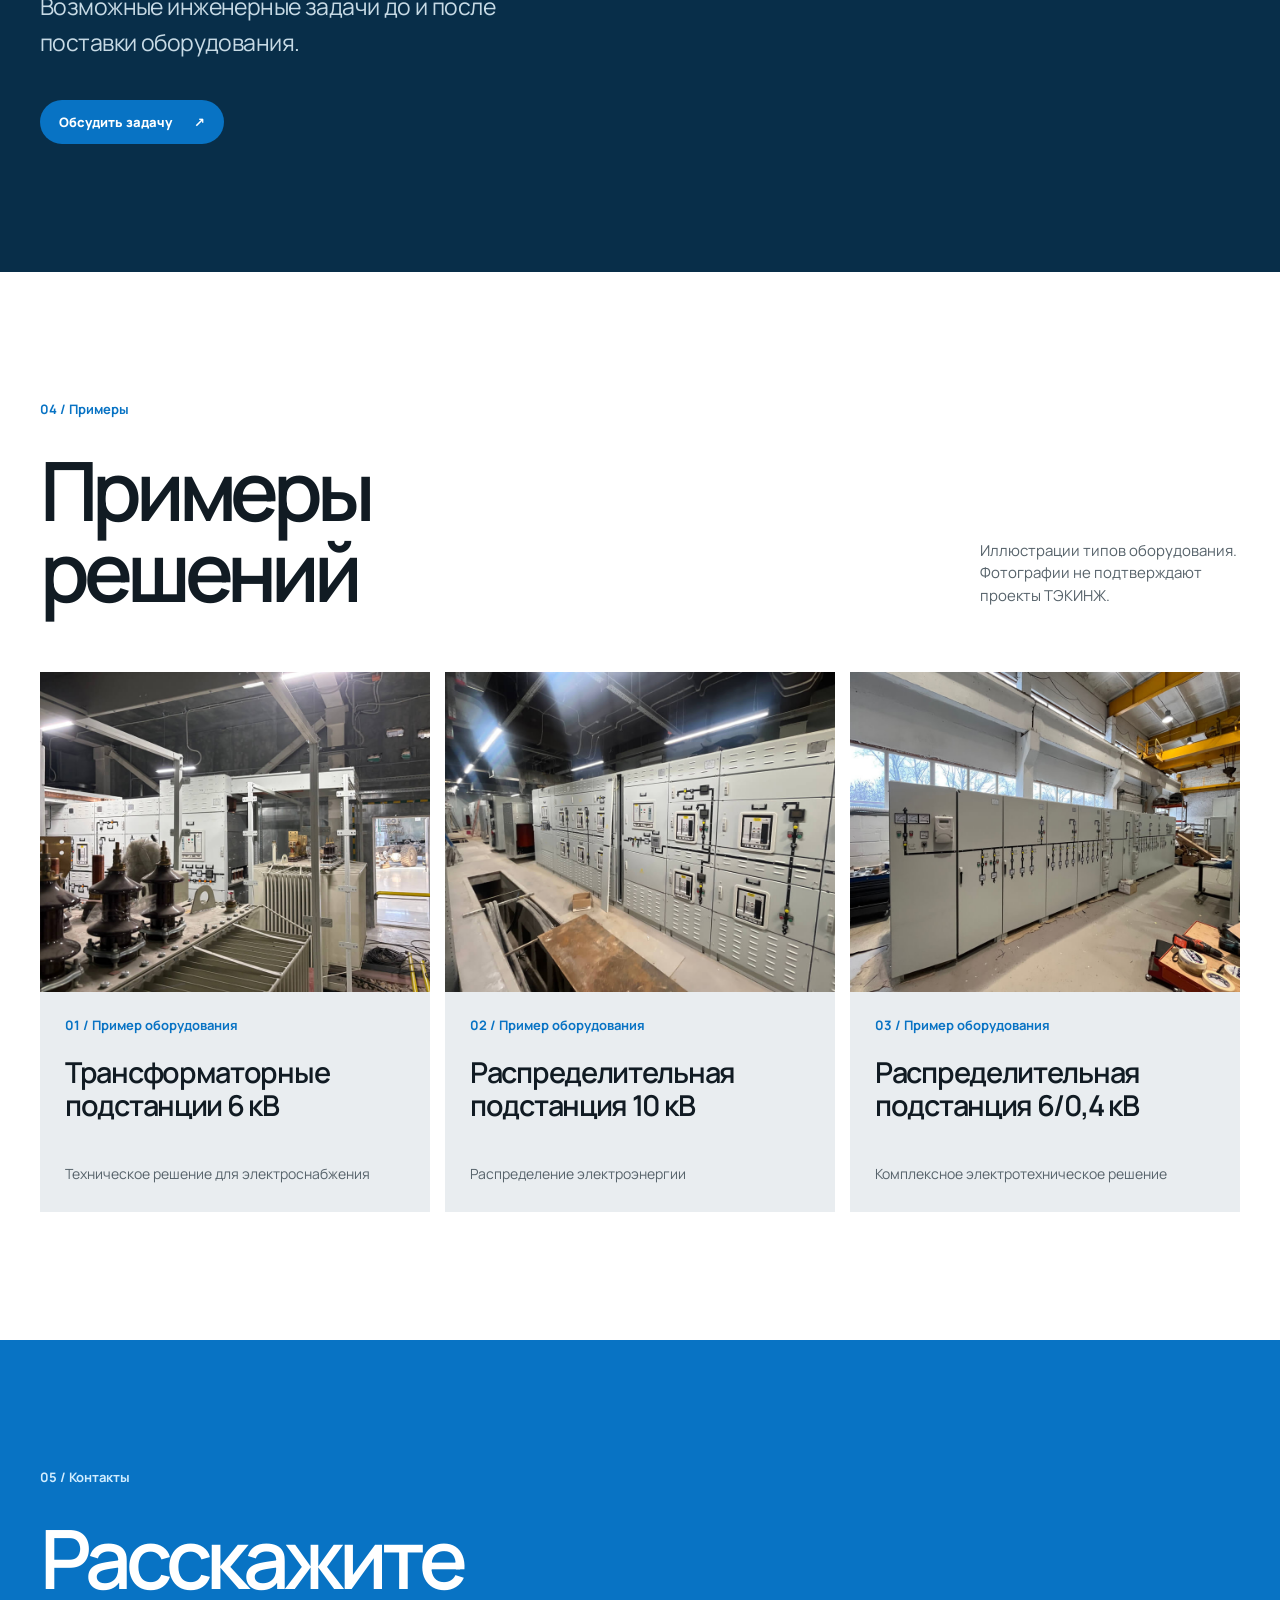
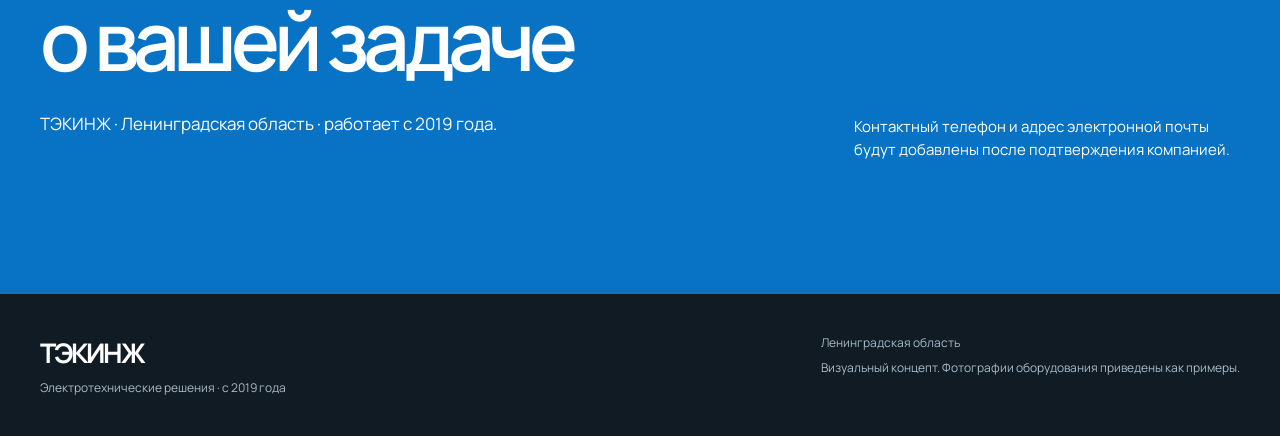
<file: tekinzh/index.html>
<!doctype html>
<html lang="ru">
  <head>
    <meta charset="UTF-8" />
    <meta name="viewport" content="width=device-width, initial-scale=1.0" />
    <meta name="description" content="ТЭКИНЖ — электротехнические решения. Компания работает с 2019 года в Ленинградской области." />
    <meta name="theme-color" content="#f3f4f2" />
    <title>ТЭКИНЖ — оборудование и решения для энергосистем</title>
    <link rel="preconnect" href="https://fonts.googleapis.com" />
    <link rel="preconnect" href="https://fonts.gstatic.com" crossorigin />
    <link href="https://fonts.googleapis.com/css2?family=Manrope:wght@400;500;600;700;800&display=swap" rel="stylesheet" />
    <link rel="stylesheet" crossorigin href="./assets/index-Ds4_vF8K.css">
  </head>
  <body>
    <div class="site-preloader" id="site-preloader" role="status" aria-live="polite" aria-label="Загрузка сайта">
      <div class="site-preloader-inner">
        <span class="site-preloader-label">ТЭКИНЖ / С 2019 ГОДА</span>
        <span class="site-preloader-count" id="site-preloader-count">0<span>%</span></span>
        <div class="site-preloader-track" aria-hidden="true"><span id="site-preloader-bar"></span></div>
        <span class="site-preloader-caption">Загружаем ТЭКИНЖ</span>
      </div>
    </div>
    <noscript><style>.site-preloader{display:none!important}</style></noscript>
    <header class="site-header">
      <div class="shell header-inner">
        <a class="brand" href="#top" aria-label="ТЭКИНЖ — к началу страницы">ТЭКИНЖ<span class="brand-mark" aria-hidden="true">↗</span></a>
        <nav aria-label="Основная навигация"><a href="#products">Продукция</a><a href="#services">Услуги</a><a href="#projects">Примеры</a><a href="#company">Компания</a></nav>
        <a class="header-contact" href="#contact">Обсудить проект <span aria-hidden="true">↗</span></a>
      </div>
    </header>

    <main id="top">
      <section class="hero" aria-labelledby="hero-title">
        <div class="shell hero-content">
          <h1 id="hero-title"><span>Энергия</span><span>под контролем</span></h1>
          <div class="hero-gallery" aria-hidden="true">
            <svg class="energy-network energy-network-desktop" viewBox="0 0 1360 900" preserveAspectRatio="none" focusable="false"><path class="energy-glow" d="M165 545 C270 540 340 420 490 435 C620 350 705 510 815 520 S1050 575 1180 630"/><path class="energy-line" d="M165 545 C270 540 340 420 490 435 C620 350 705 510 815 520 S1050 575 1180 630"/><path class="energy-flow" d="M165 545 C270 540 340 420 490 435 C620 350 705 510 815 520 S1050 575 1180 630"/><circle class="energy-node" cx="165" cy="545" r="5"/><circle class="energy-node" cx="490" cy="435" r="5"/><circle class="energy-node" cx="815" cy="520" r="5"/><circle class="energy-node" cx="1180" cy="630" r="5"/><circle class="energy-particle" r="6"><animateMotion dur="3.2s" repeatCount="indefinite" path="M165 545 C270 540 340 420 490 435 C620 350 705 510 815 520 S1050 575 1180 630"/></circle><circle class="energy-particle" r="4"><animateMotion dur="3.2s" begin="-1.6s" repeatCount="indefinite" path="M165 545 C270 540 340 420 490 435 C620 350 705 510 815 520 S1050 575 1180 630"/></circle></svg>
            <svg class="energy-network energy-network-mobile" viewBox="0 0 354 844" preserveAspectRatio="none" focusable="false"><path class="energy-glow" d="M65 590 C55 505 70 430 105 392 C155 350 220 390 275 430 S245 570 187 635"/><path class="energy-line" d="M65 590 C55 505 70 430 105 392 C155 350 220 390 275 430 S245 570 187 635"/><path class="energy-flow" d="M65 590 C55 505 70 430 105 392 C155 350 220 390 275 430 S245 570 187 635"/><circle class="energy-node" cx="65" cy="590" r="4"/><circle class="energy-node" cx="105" cy="392" r="4"/><circle class="energy-node" cx="275" cy="430" r="4"/><circle class="energy-node" cx="187" cy="635" r="4"/><circle class="energy-particle" r="5"><animateMotion dur="3.2s" repeatCount="indefinite" path="M65 590 C55 505 70 430 105 392 C155 350 220 390 275 430 S245 570 187 635"/></circle></svg>
            <div class="float-card cutout card-f"><img src="./images/elmod210-cutout.webp" alt="" /></div>
            <div class="float-card cutout card-a"><img src="./images/switchgear-cutout.webp" alt="" fetchpriority="high" /></div>
            <div class="float-card cutout card-b"><img src="./images/open-cabinet-cutout.webp" alt="" /></div>
            <div class="float-card cutout card-e"><img src="./images/elmod300-cutout.webp" alt="" /></div>
          </div>
          <div class="hero-bottom"><p>Оборудование и системы управления для энергосетей. От проекта до пусконаладки.</p><div><span>Ленинградская область · с 2019 года</span><a class="button button-dark" href="#contact">Обсудить проект <span aria-hidden="true">↗</span></a></div></div>
        </div>
      </section>

      <section class="intro section" id="company" aria-labelledby="intro-title">
        <div class="shell intro-grid">
          <div class="section-index">01 / Компания</div>
          <div><h2 id="intro-title">Одна команда<br />на весь цикл проекта</h2><p class="lead">Компания объединяет производство оборудования, инженерную разработку, монтаж и обслуживание. Это позволяет вести энергопроект от технической задачи до работающей системы.</p></div>
          <div class="intro-aside"><div class="big-year">2019</div><p>Год начала работы ТЭКИНЖ</p><a class="text-link" href="#contact">Обсудить проект <span aria-hidden="true">↗</span></a></div>
        </div>
      </section>

      <section class="products section" id="products" aria-labelledby="products-title">
        <div class="shell">
          <div class="section-heading"><div><div class="section-index">02 / Продукция</div><h2 id="products-title">Оборудование<br />для энергосистем</h2></div><p>Примеры направлений электротехнического оборудования.</p></div>
          <div class="product-grid">
            <a class="product product-feature" href="#contact"><div class="product-image"><img src="./images/hero2.jpg" alt="Модульная подстанция в цехе" loading="lazy" /></div><div class="product-info"><span>01</span><h3>Трансформаторные подстанции</h3><span aria-hidden="true">↗</span></div></a>
            <a class="product" href="#contact"><div class="product-image product-image-contain"><img src="./images/product-elmod210.jpg" alt="Комплектное распределительное устройство" loading="lazy" /></div><div class="product-info"><span>02</span><h3>Распределительные устройства</h3><span aria-hidden="true">↗</span></div></a>
            <a class="product" href="#contact"><div class="product-image product-image-contain"><img src="./images/product-upp.jpg" alt="Шкаф управления электрооборудованием" loading="lazy" /></div><div class="product-info"><span>03</span><h3>Шкафы управления и автоматики</h3><span aria-hidden="true">↗</span></div></a>
          </div>
          <a class="text-link product-more" href="#contact">Поможем подобрать оборудование <span aria-hidden="true">↗</span></a>
        </div>
      </section>

      <section class="services section" id="services" aria-labelledby="services-title">
        <div class="shell service-grid"><div><div class="section-index">03 / Услуги</div><h2 id="services-title">Решение должно<br />работать целиком</h2><p class="lead">Возможные инженерные задачи до и после поставки оборудования.</p><a class="button button-blue" href="#contact">Обсудить задачу <span aria-hidden="true">↗</span></a></div><div class="service-list"><div><span>01</span><h3>Проектирование</h3><p>Сети электроснабжения, телемеханика, диспетчеризация и расчёты.</p></div><div><span>02</span><h3>Монтаж и пусконаладка</h3><p>Подстанции, системы автоматизации и силовая инфраструктура.</p></div><div><span>03</span><h3>Модернизация и сервис</h3><p>Обновление оборудования, регламентные работы и электротехнические проверки.</p></div></div></div>
      </section>

      <section class="projects section" id="projects" aria-labelledby="projects-title">
        <div class="shell"><div class="section-heading"><div><div class="section-index">04 / Примеры</div><h2 id="projects-title">Примеры<br />решений</h2></div><p>Иллюстрации типов оборудования. Фотографии не подтверждают проекты ТЭКИНЖ.</p></div><div class="project-grid">
          <article class="project"><img src="./images/projects/perm-transformer-2025.jpg" alt="Пример трансформаторных подстанций" loading="lazy" /><div class="project-copy"><span>01 / Пример оборудования</span><h3>Трансформаторные подстанции 6 кВ</h3><p>Техническое решение для электроснабжения</p></div></article>
          <article class="project"><img src="./images/projects/moscow-distribution-2025.jpg" alt="Пример распределительной подстанции 10 кВ" loading="lazy" /><div class="project-copy"><span>02 / Пример оборудования</span><h3>Распределительная подстанция 10 кВ</h3><p>Распределение электроэнергии</p></div></article>
          <article class="project"><img src="./images/projects/rybinsk-distribution-2024.jpg" alt="Пример распределительной подстанции 6/0,4 кВ" loading="lazy" /><div class="project-copy"><span>03 / Пример оборудования</span><h3>Распределительная подстанция 6/0,4 кВ</h3><p>Комплексное электротехническое решение</p></div></article>
        </div></div></div>
      </section>

      <section class="contact section" id="contact" aria-labelledby="contact-title"><div class="shell contact-grid"><div><div class="section-index">05 / Контакты</div><h2 id="contact-title">Расскажите<br />о вашей задаче</h2><p>ТЭКИНЖ · Ленинградская область · работает с 2019 года.</p></div><div class="contact-details"><p>Контактный телефон и адрес электронной почты будут добавлены после подтверждения компанией.</p></div></div></section>
    </main>
    <footer><div class="shell footer-inner"><div><strong>ТЭКИНЖ</strong><span>Электротехнические решения · с 2019 года</span></div><div><span>Ленинградская область</span><span>Визуальный концепт. Фотографии оборудования приведены как примеры.</span></div></div></footer>
    <script>
      (() => {
        const overlay = document.getElementById('site-preloader');
        const count = document.getElementById('site-preloader-count');
        const bar = document.getElementById('site-preloader-bar');
        const images = [...document.querySelectorAll('.hero-gallery img')];
        let settled = 0;
        let displayed = 0;
        let target = 0;
        let finished = false;
        const startedAt = performance.now();
        const reducedMotion = matchMedia('(prefers-reduced-motion: reduce)').matches;

        function draw() {
          displayed += (target - displayed) * (reducedMotion ? 1 : 0.18);
          if (Math.abs(target - displayed) < 0.35) displayed = target;
          const value = Math.round(displayed);
          count.innerHTML = `${value}<span>%</span>`;
          bar.style.width = `${value}%`;
          if (finished && value >= 100) {
            const remaining = Math.max(0, 650 - (performance.now() - startedAt));
            setTimeout(() => {
              overlay.classList.add('is-done');
              setTimeout(() => overlay.remove(), reducedMotion ? 0 : 450);
            }, remaining + 180);
          } else {
            requestAnimationFrame(draw);
          }
        }

        requestAnimationFrame(draw);
        images.forEach((image) => {
          const ready = image.complete ? Promise.resolve() : image.decode().catch(() => {});
          Promise.race([ready, new Promise((resolve) => setTimeout(resolve, 10000))]).then(() => {
            settled += 1;
            target = Math.round((settled / images.length) * 100);
            if (settled === images.length) finished = true;
          });
        });
      })();
    </script>
  </body>
</html>
</file>
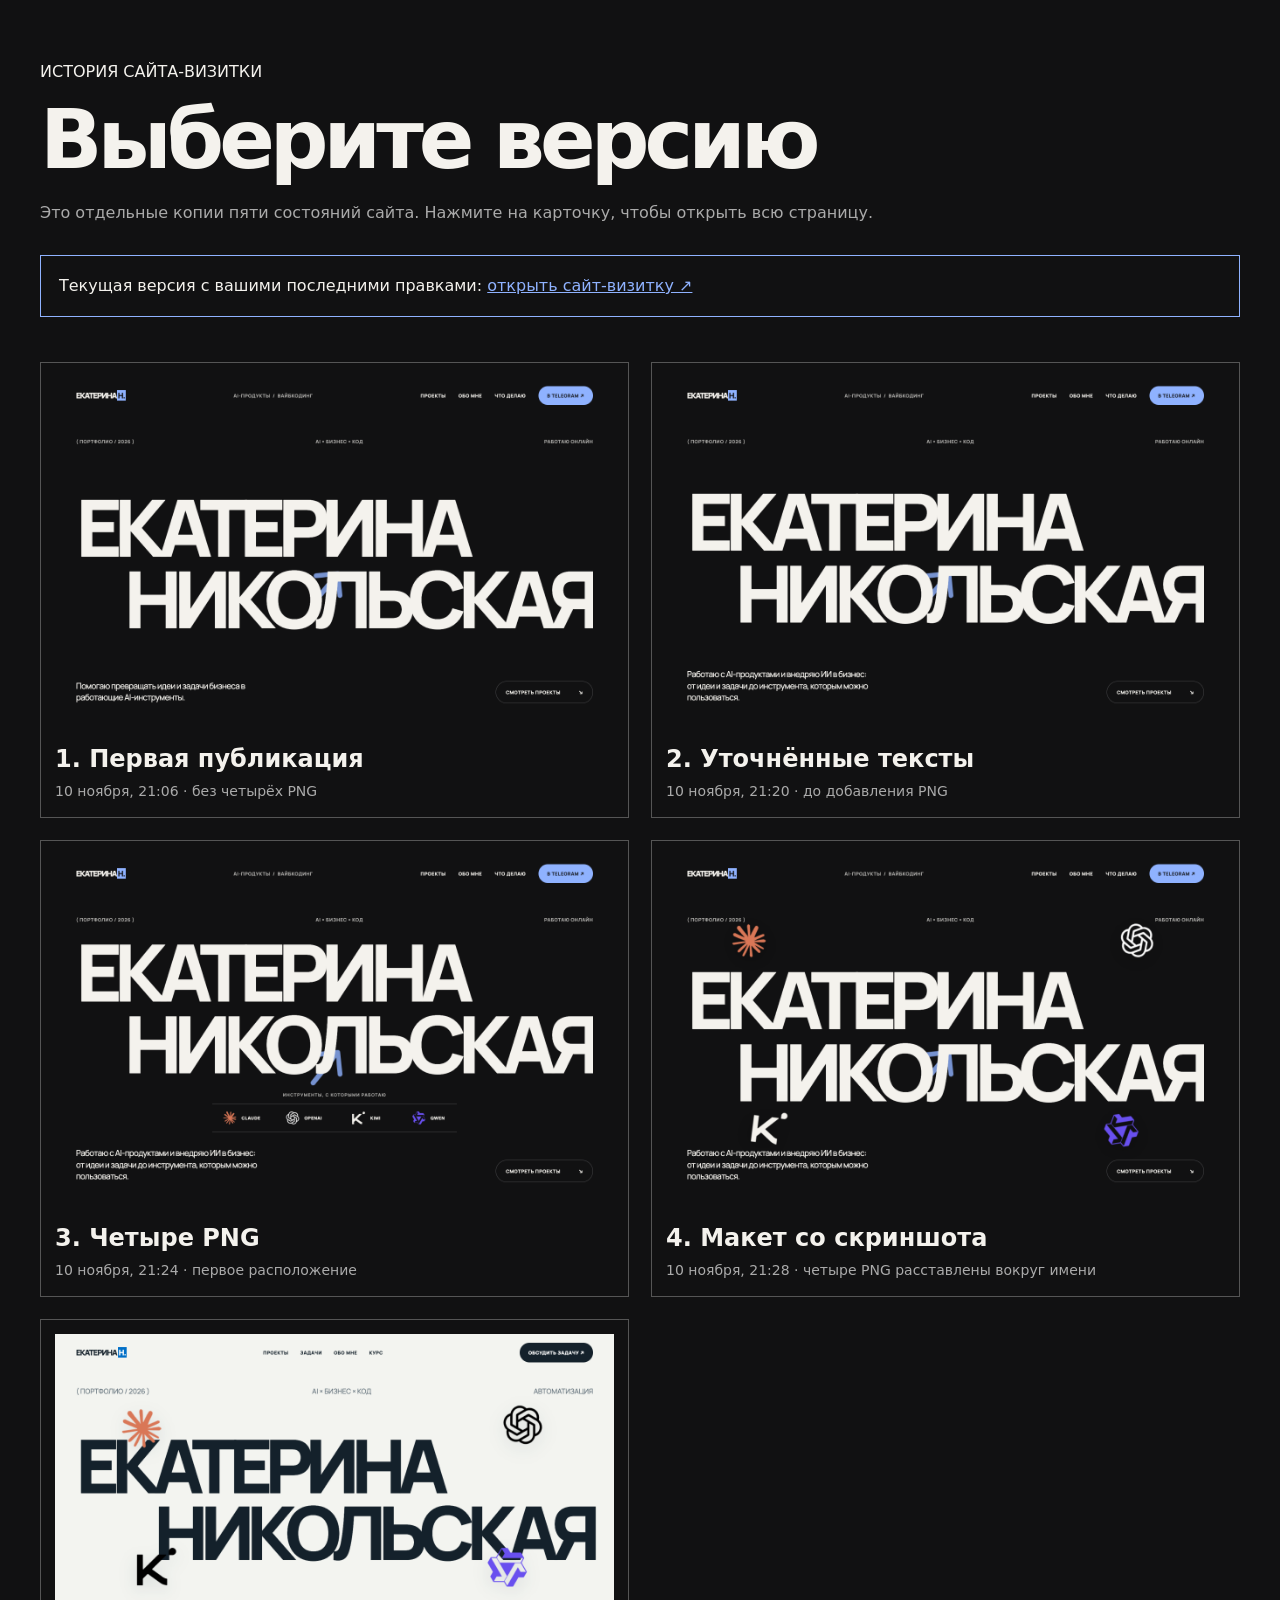
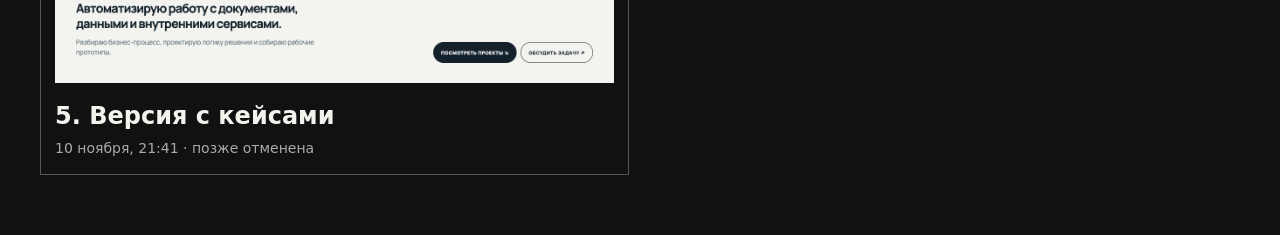
<file: versions/nikolskaya/index.html>
<!doctype html><html lang="ru"><head><meta charset="utf-8"><meta name="viewport" content="width=device-width,initial-scale=1"><title>Версии сайта-визитки — сравнение</title><style>*{box-sizing:border-box}body{margin:0;background:#111112;color:#f4f2ed;font:16px/1.5 system-ui,sans-serif}main{width:min(1200px,calc(100% - 32px));margin:60px auto}h1{font-size:clamp(40px,7vw,82px);line-height:1;letter-spacing:-.06em;margin:15px 0 20px}p{color:#aaa}.grid{display:grid;grid-template-columns:repeat(2,minmax(0,1fr));gap:22px;margin-top:45px}.card{display:block;color:inherit;text-decoration:none;border:1px solid #555;padding:14px;transition:border-color .2s}.card:hover{border-color:#8fb2ff}.card img{display:block;width:100%;aspect-ratio:16/10;object-fit:cover;object-position:top}.card strong{display:block;font-size:24px;margin:15px 0 2px}.card span{color:#aaa;font-size:14px}.current{margin:30px 0;padding:18px;border:1px solid #8fb2ff}.current a{color:#8fb2ff}@media(max-width:700px){.grid{grid-template-columns:1fr}main{margin:30px auto}}</style></head><body><main><span>ИСТОРИЯ САЙТА-ВИЗИТКИ</span><h1>Выберите версию</h1><p>Это отдельные копии пяти состояний сайта. Нажмите на карточку, чтобы открыть всю страницу.</p><div class="current">Текущая версия с вашими последними правками: <a href="../../nikolskaya/">открыть сайт-визитку ↗</a></div><div class="grid"><a class="card" href="./06f865f/"><img src="./06f865f/preview.png" alt="Первый опубликованный макет"><strong>1. Первая публикация</strong><span>10 ноября, 21:06 · без четырёх PNG</span></a><a class="card" href="./1c7623c/"><img src="./1c7623c/preview.png" alt="Версия с уточнёнными текстами"><strong>2. Уточнённые тексты</strong><span>10 ноября, 21:20 · до добавления PNG</span></a><a class="card" href="./306f191/"><img src="./306f191/preview.png" alt="Первое размещение четырёх PNG"><strong>3. Четыре PNG</strong><span>10 ноября, 21:24 · первое расположение</span></a><a class="card" href="./dab388f/"><img src="./dab388f/preview.png" alt="Четыре PNG вокруг заголовка на чёрном фоне"><strong>4. Макет со скриншота</strong><span>10 ноября, 21:28 · четыре PNG расставлены вокруг имени</span></a><a class="card" href="./907127d/"><img src="./907127d/preview.png" alt="Переделанная версия с блоками кейсов"><strong>5. Версия с кейсами</strong><span>10 ноября, 21:41 · позже отменена</span></a></div></main></body></html>
</file>
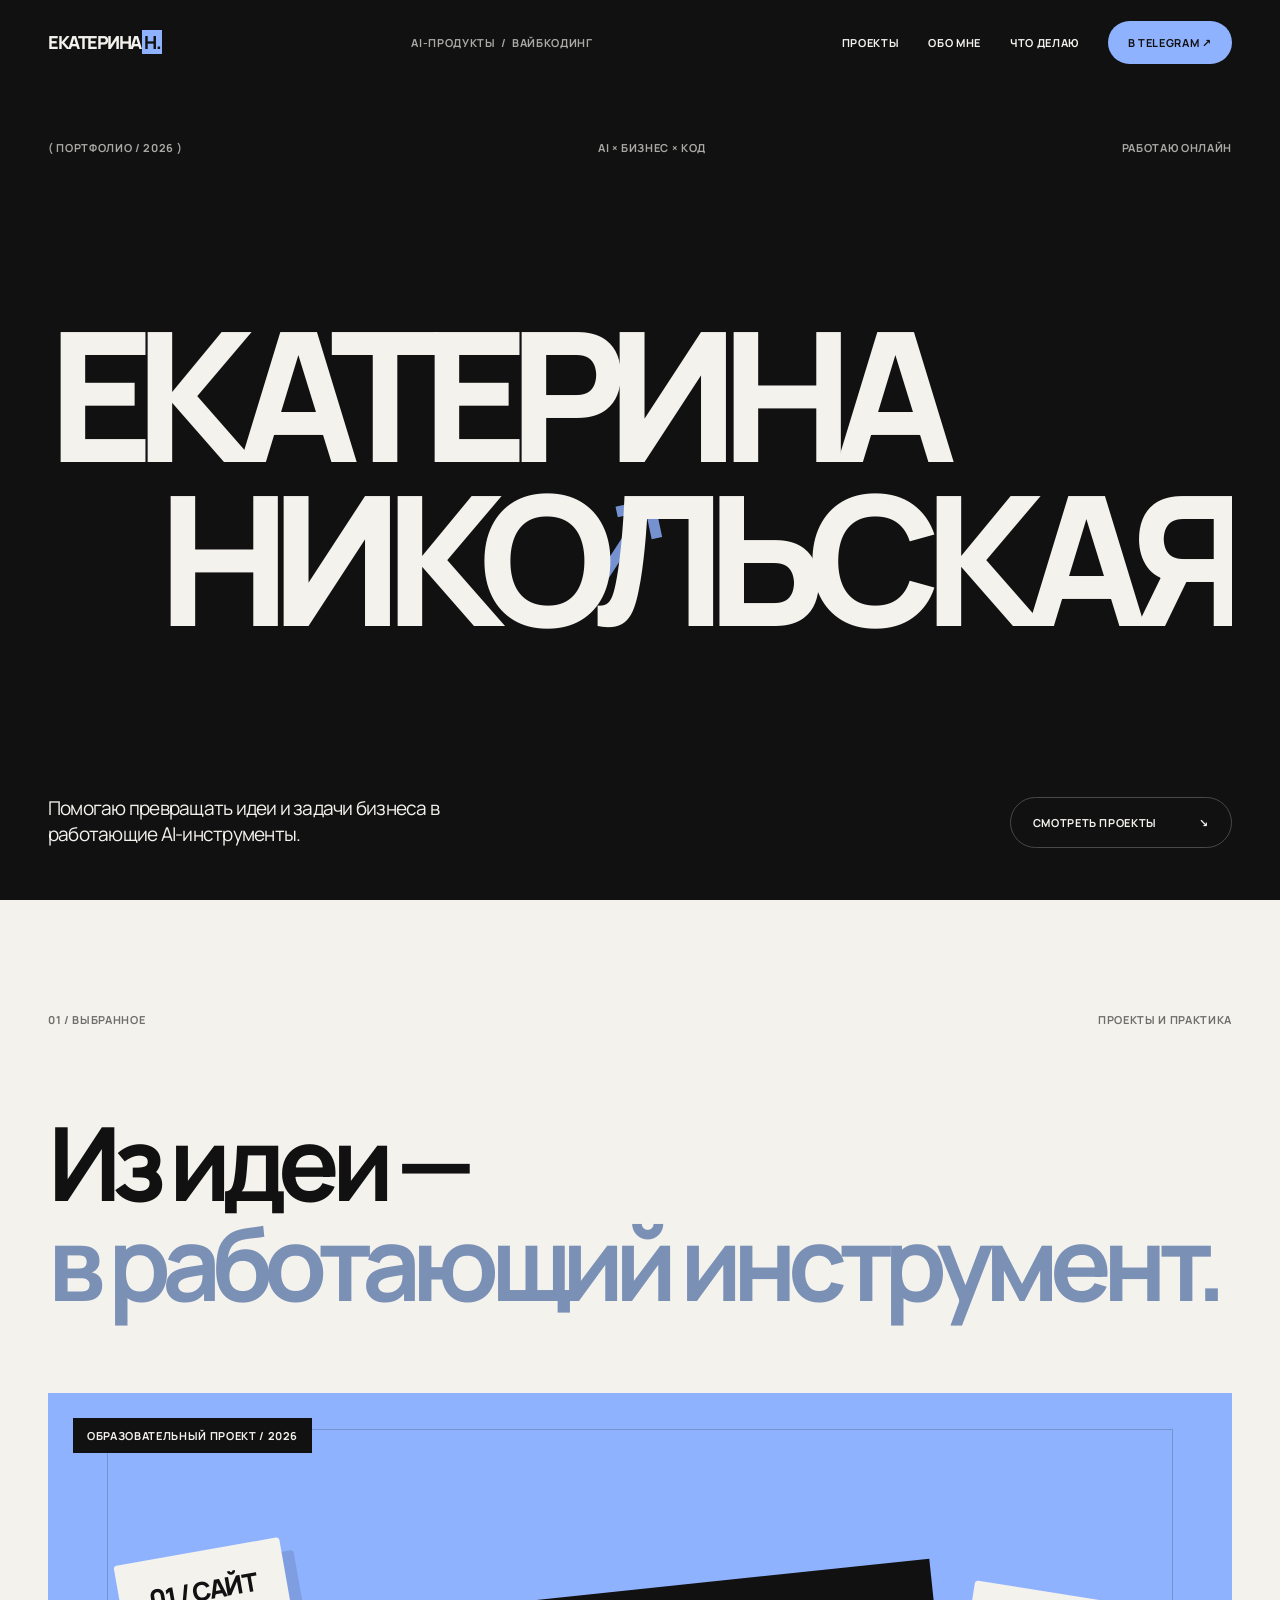
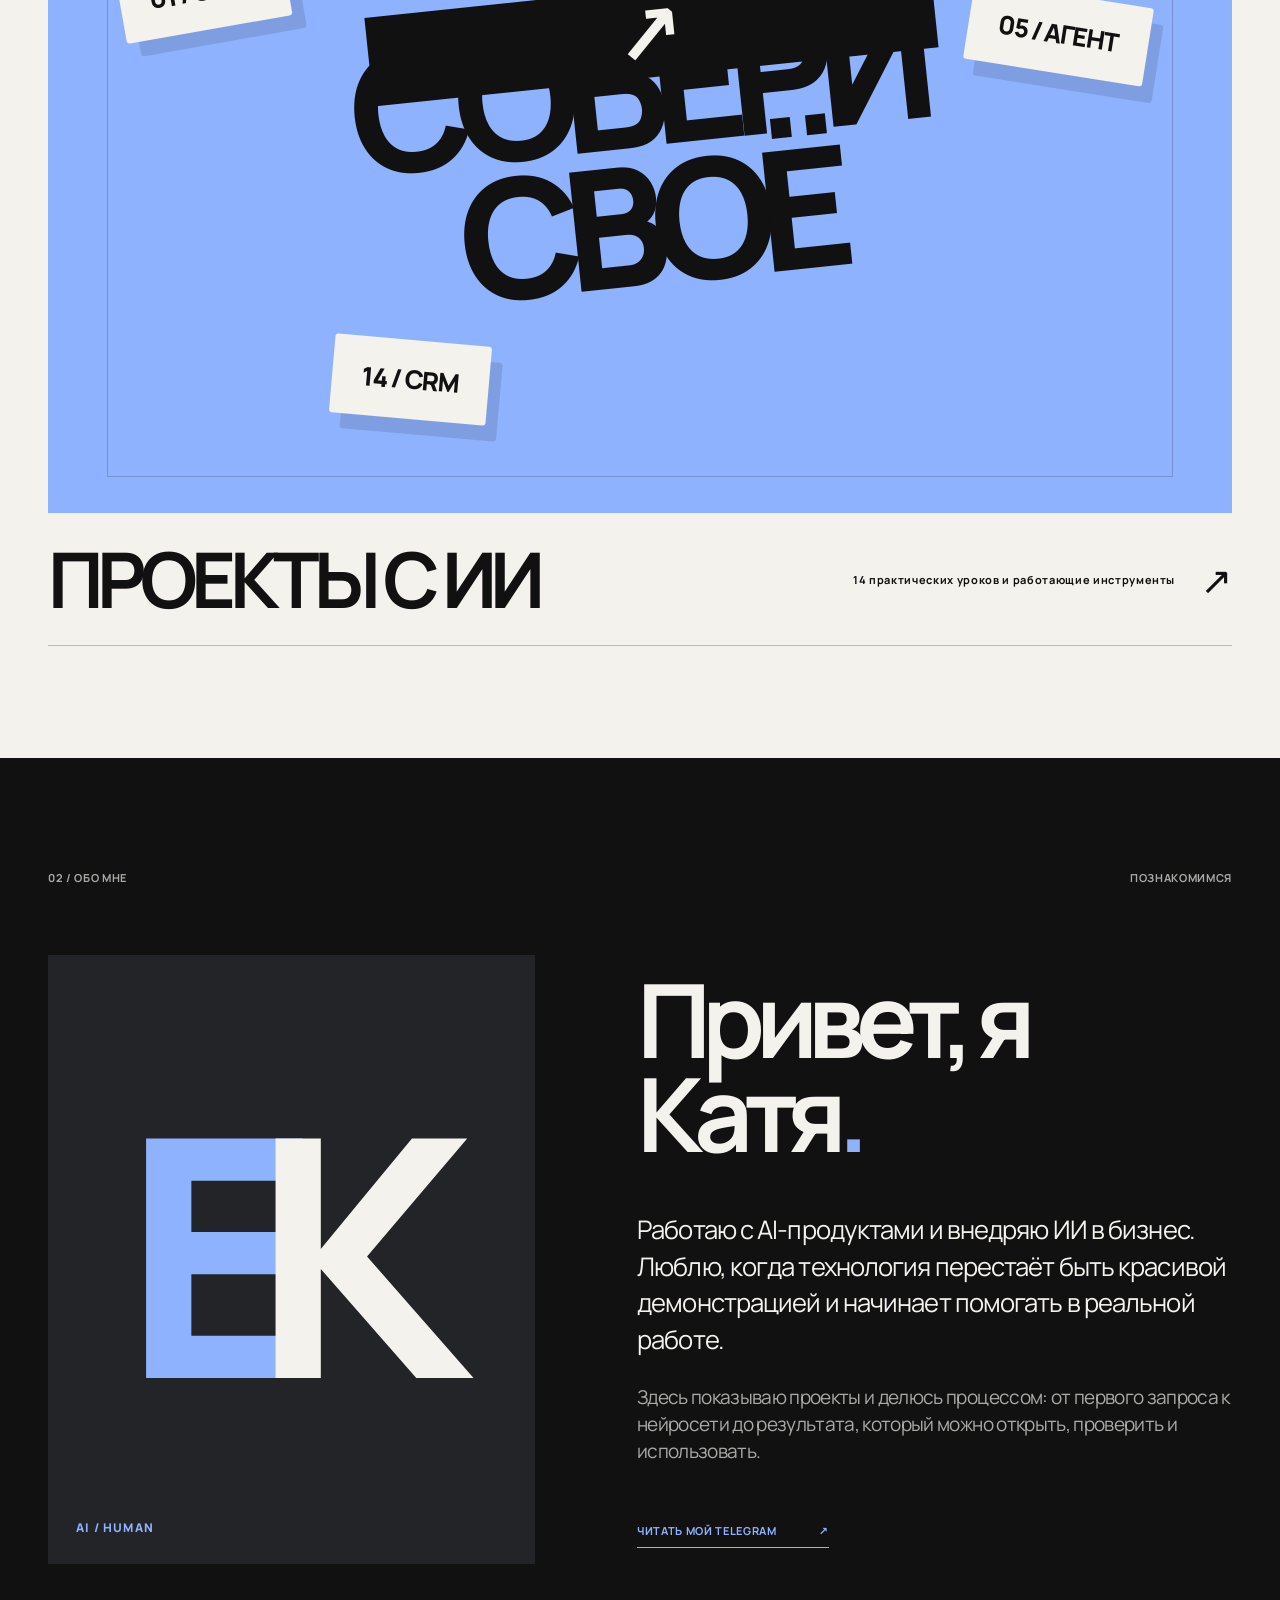
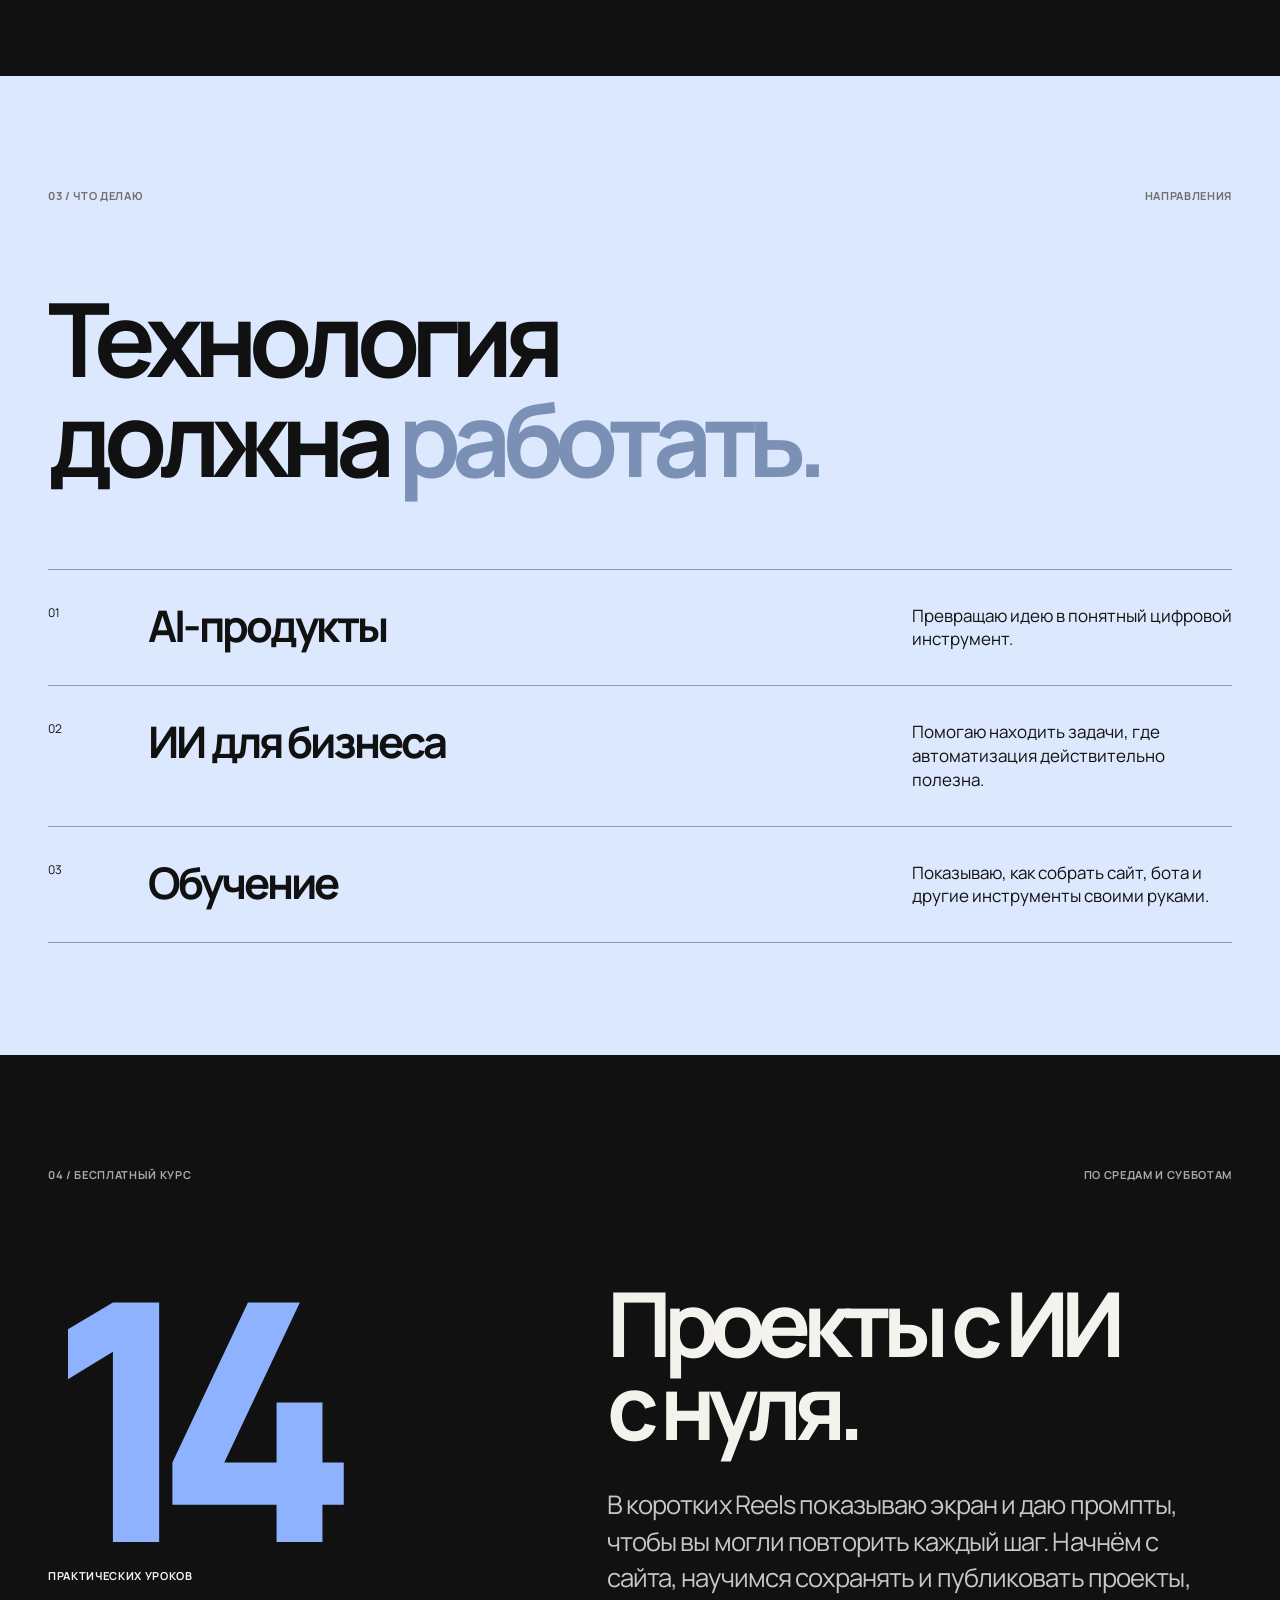
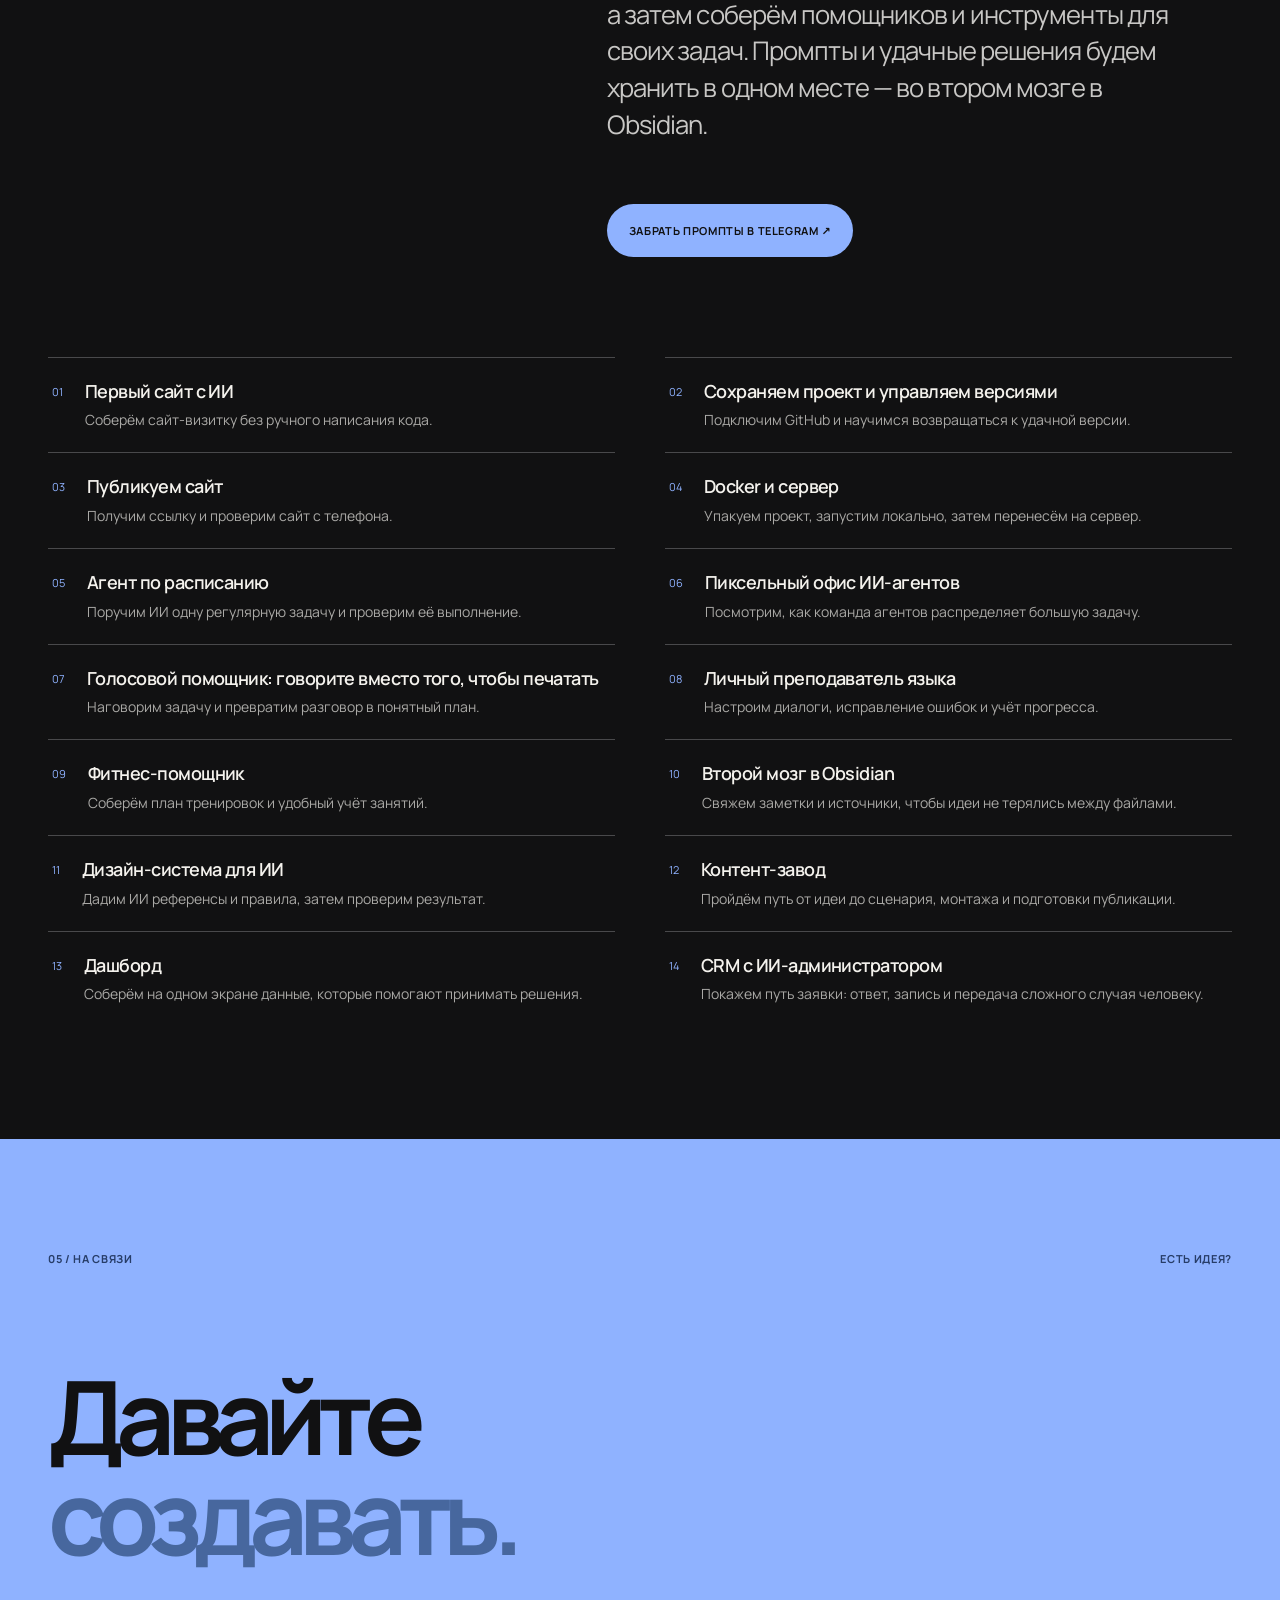
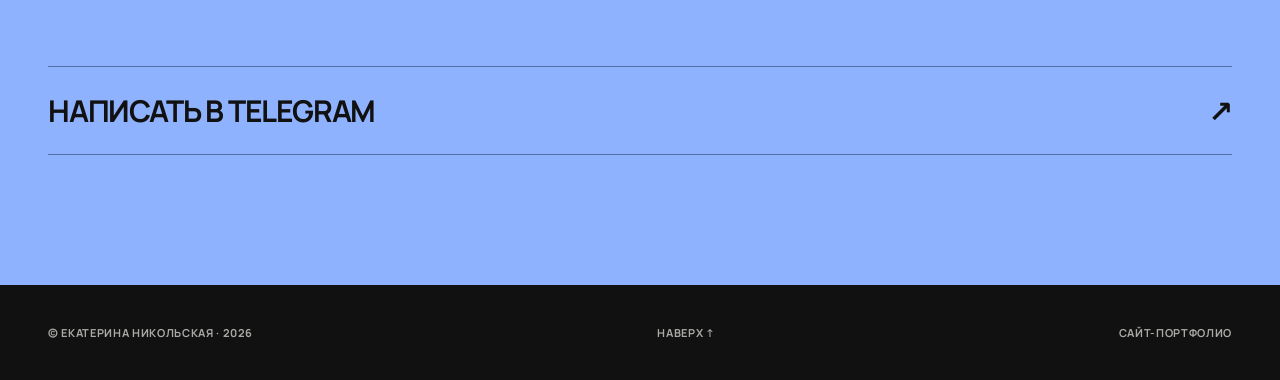
<file: versions/nikolskaya/06f865f/index.html>
<!doctype html>
<html lang="ru">
<head>
  <meta charset="UTF-8" />
  <meta name="viewport" content="width=device-width, initial-scale=1" />
  <meta name="theme-color" content="#111112" />
  <meta name="description" content="Екатерина Никольская — AI-продукты, внедрение ИИ в бизнес и практическое обучение вайбкодингу." />
  <title>Екатерина Никольская — AI-продукты для бизнеса</title>
  <link rel="preconnect" href="https://fonts.googleapis.com" />
  <link rel="preconnect" href="https://fonts.gstatic.com" crossorigin />
  <link href="https://fonts.googleapis.com/css2?family=Manrope:wght@400;500;600;700;800&display=swap" rel="stylesheet" />
  <link rel="stylesheet" href="./style.css" />
</head>
<body>
  <header class="header wrap">
    <a class="logo" href="#top" aria-label="На главную">ЕКАТЕРИНА<span>Н.</span></a>
    <div class="header-middle">AI-ПРОДУКТЫ&nbsp; / &nbsp;ВАЙБКОДИНГ</div>
    <nav aria-label="Основная навигация"><a href="#work">ПРОЕКТЫ</a><a href="#about">ОБО МНЕ</a><a href="#services">ЧТО ДЕЛАЮ</a><a class="nav-cta" href="https://t.me/ai_on_cats" target="_blank" rel="noopener">В TELEGRAM ↗</a></nav>
  </header>
  <main id="top">
    <section class="hero wrap" aria-labelledby="hero-title">
      <div class="hero-meta"><span>( ПОРТФОЛИО / 2026 )</span><span>AI × БИЗНЕС × КОД</span><span>РАБОТАЮ ОНЛАЙН</span></div>
      <h1 id="hero-title"><span>ЕКАТЕРИНА</span><span>НИКОЛЬСКАЯ</span></h1>
      <div class="hero-foot"><p>Помогаю превращать идеи и задачи бизнеса в работающие AI-инструменты.</p><a class="outline-button" href="#work">СМОТРЕТЬ ПРОЕКТЫ <span>↘</span></a></div>
      <div class="hero-mark" aria-hidden="true">↗</div>
    </section>

    <section class="work" id="work" aria-labelledby="work-title">
      <div class="wrap"><div class="section-top"><span>01 / ВЫБРАННОЕ</span><span>ПРОЕКТЫ И ПРАКТИКА</span></div><h2 id="work-title">Из идеи —<br><em>в работающий инструмент.</em></h2>
      <a class="project" href="#course"><div class="project-visual project-visual-ai" aria-label="Иллюстрация курса по вайбкодингу"><span>ОБРАЗОВАТЕЛЬНЫЙ ПРОЕКТ / 2026</span><div class="visual-word" aria-hidden="true">СОБЕРИ<br>СВОЁ<span>↗</span></div><div class="visual-card visual-card-one" aria-hidden="true">01 / САЙТ</div><div class="visual-card visual-card-two" aria-hidden="true">05 / АГЕНТ</div><div class="visual-card visual-card-three" aria-hidden="true">14 / CRM</div></div><div class="project-bottom"><strong>ПРОЕКТЫ С ИИ</strong><span>14 практических уроков и работающие инструменты</span><b aria-hidden="true">↗</b></div></a>
      </div>
    </section>

    <section class="about wrap" id="about" aria-labelledby="about-title"><div class="section-top"><span>02 / ОБО МНЕ</span><span>ПОЗНАКОМИМСЯ</span></div><div class="about-grid"><div class="portrait portrait-placeholder" aria-label="Место для фотографии Екатерины"><span>Е<span>К</span></span><small>AI / HUMAN</small></div><div class="about-copy"><h2 id="about-title">Привет, я<br>Катя<span class="dot">.</span></h2><p>Работаю с AI-продуктами и внедряю ИИ в бизнес. Люблю, когда технология перестаёт быть красивой демонстрацией и начинает помогать в реальной работе.</p><p>Здесь показываю проекты и делюсь процессом: от первого запроса к нейросети до результата, который можно открыть, проверить и использовать.</p><a class="text-link" href="https://t.me/ai_on_cats" target="_blank" rel="noopener">ЧИТАТЬ МОЙ TELEGRAM <span>↗</span></a></div></div></section>

    <section class="services" id="services" aria-labelledby="services-title"><div class="wrap"><div class="section-top"><span>03 / ЧТО ДЕЛАЮ</span><span>НАПРАВЛЕНИЯ</span></div><h2 id="services-title">Технология<br>должна <em>работать.</em></h2><div class="services-list"><div><span>01</span><h3>AI-продукты</h3><p>Превращаю идею в понятный цифровой инструмент.</p></div><div><span>02</span><h3>ИИ для бизнеса</h3><p>Помогаю находить задачи, где автоматизация действительно полезна.</p></div><div><span>03</span><h3>Обучение</h3><p>Показываю, как собрать сайт, бота и другие инструменты своими руками.</p></div></div></div></section>

    <section class="course wrap" id="course"><div class="section-top"><span>04 / БЕСПЛАТНЫЙ КУРС</span><span>ПО СРЕДАМ И СУББОТАМ</span></div><div class="course-grid"><div><span class="course-number">14</span><span class="course-unit">ПРАКТИЧЕСКИХ УРОКОВ</span></div><div><h2>Проекты с ИИ<br>с нуля.</h2><p>В коротких Reels показываю экран и даю промпты, чтобы вы могли повторить каждый шаг. Начнём с сайта, научимся сохранять и публиковать проекты, а затем соберём помощников и инструменты для своих задач. Промпты и удачные решения будем хранить в одном месте — во втором мозге в Obsidian.</p><a class="fill-button" href="https://t.me/ai_on_cats" target="_blank" rel="noopener">ЗАБРАТЬ ПРОМПТЫ В TELEGRAM ↗</a></div></div><ol class="curriculum"><li><div><strong>Первый сайт с ИИ</strong><span>Соберём сайт-визитку без ручного написания кода.</span></div></li><li><div><strong>Сохраняем проект и управляем версиями</strong><span>Подключим GitHub и научимся возвращаться к удачной версии.</span></div></li><li><div><strong>Публикуем сайт</strong><span>Получим ссылку и проверим сайт с телефона.</span></div></li><li><div><strong>Docker и сервер</strong><span>Упакуем проект, запустим локально, затем перенесём на сервер.</span></div></li><li><div><strong>Агент по расписанию</strong><span>Поручим ИИ одну регулярную задачу и проверим её выполнение.</span></div></li><li><div><strong>Пиксельный офис ИИ-агентов</strong><span>Посмотрим, как команда агентов распределяет большую задачу.</span></div></li><li><div><strong>Голосовой помощник: говорите вместо того, чтобы печатать</strong><span>Наговорим задачу и превратим разговор в понятный план.</span></div></li><li><div><strong>Личный преподаватель языка</strong><span>Настроим диалоги, исправление ошибок и учёт прогресса.</span></div></li><li><div><strong>Фитнес-помощник</strong><span>Соберём план тренировок и удобный учёт занятий.</span></div></li><li><div><strong>Второй мозг в Obsidian</strong><span>Свяжем заметки и источники, чтобы идеи не терялись между файлами.</span></div></li><li><div><strong>Дизайн-система для ИИ</strong><span>Дадим ИИ референсы и правила, затем проверим результат.</span></div></li><li><div><strong>Контент-завод</strong><span>Пройдём путь от идеи до сценария, монтажа и подготовки публикации.</span></div></li><li><div><strong>Дашборд</strong><span>Соберём на одном экране данные, которые помогают принимать решения.</span></div></li><li><div><strong>CRM с ИИ-администратором</strong><span>Покажем путь заявки: ответ, запись и передача сложного случая человеку.</span></div></li></ol></section>

    <section class="contact" id="contact"><div class="wrap"><div class="section-top"><span>05 / НА СВЯЗИ</span><span>ЕСТЬ ИДЕЯ?</span></div><h2>Давайте<br><em>создавать.</em></h2><a href="https://t.me/ai_on_cats" target="_blank" rel="noopener" class="contact-link">НАПИСАТЬ В TELEGRAM <span>↗</span></a></div></section>
  </main>
  <footer class="footer wrap"><span>© ЕКАТЕРИНА НИКОЛЬСКАЯ · 2026</span><a href="#top">НАВЕРХ ↑</a><span>САЙТ-ПОРТФОЛИО</span></footer>
</body>
</html>
</file>
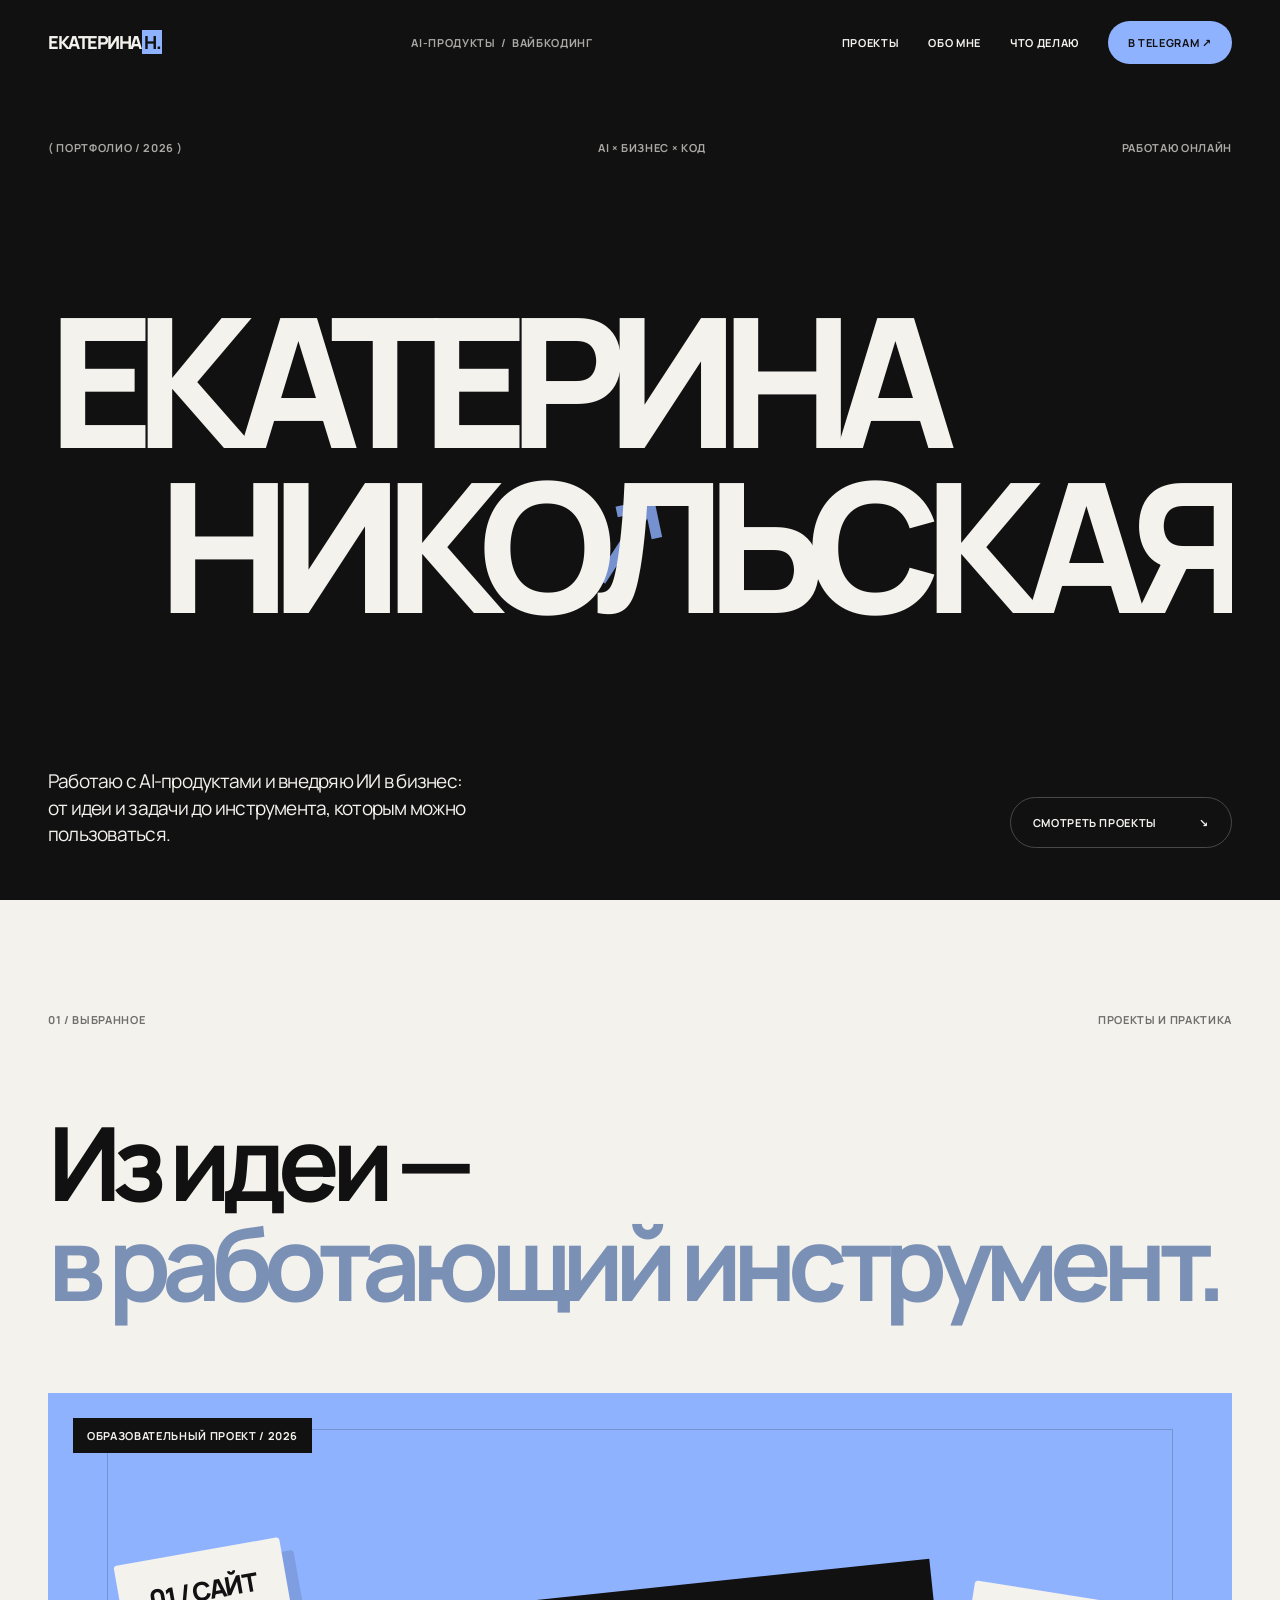
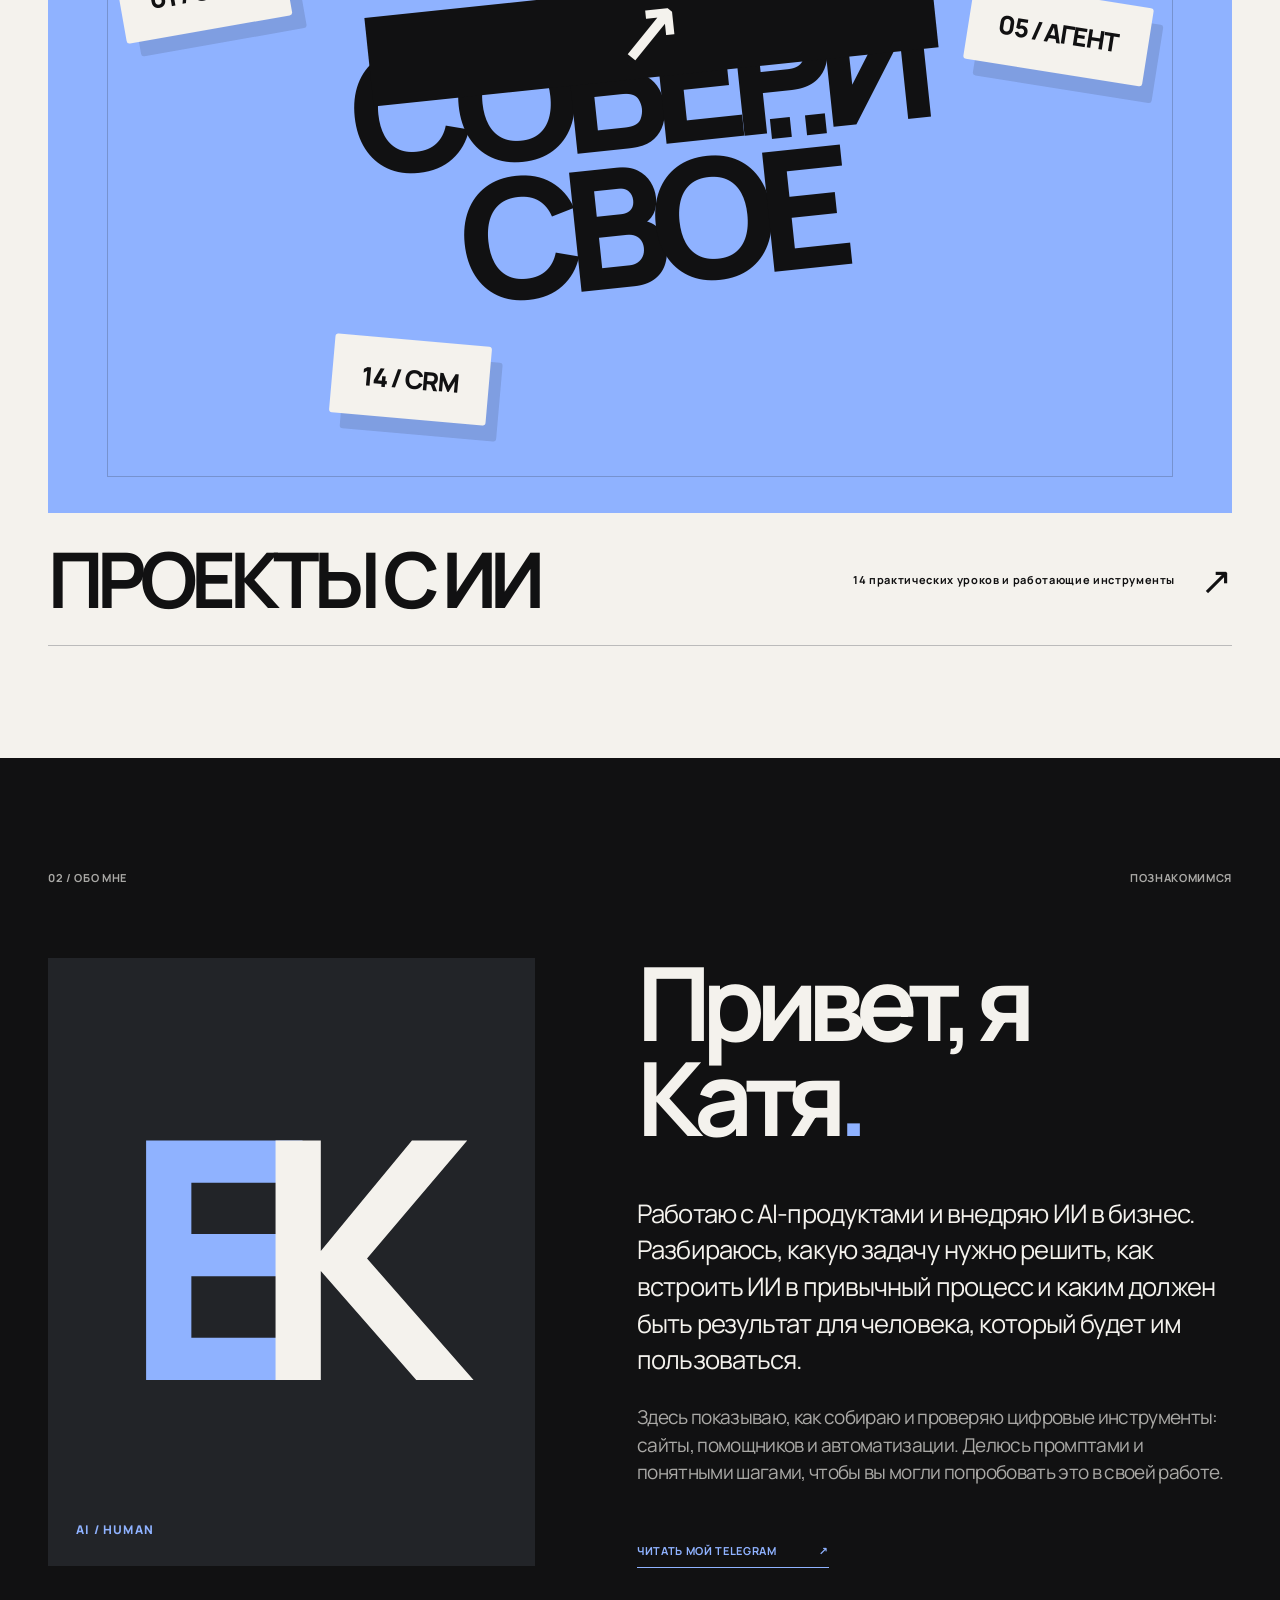
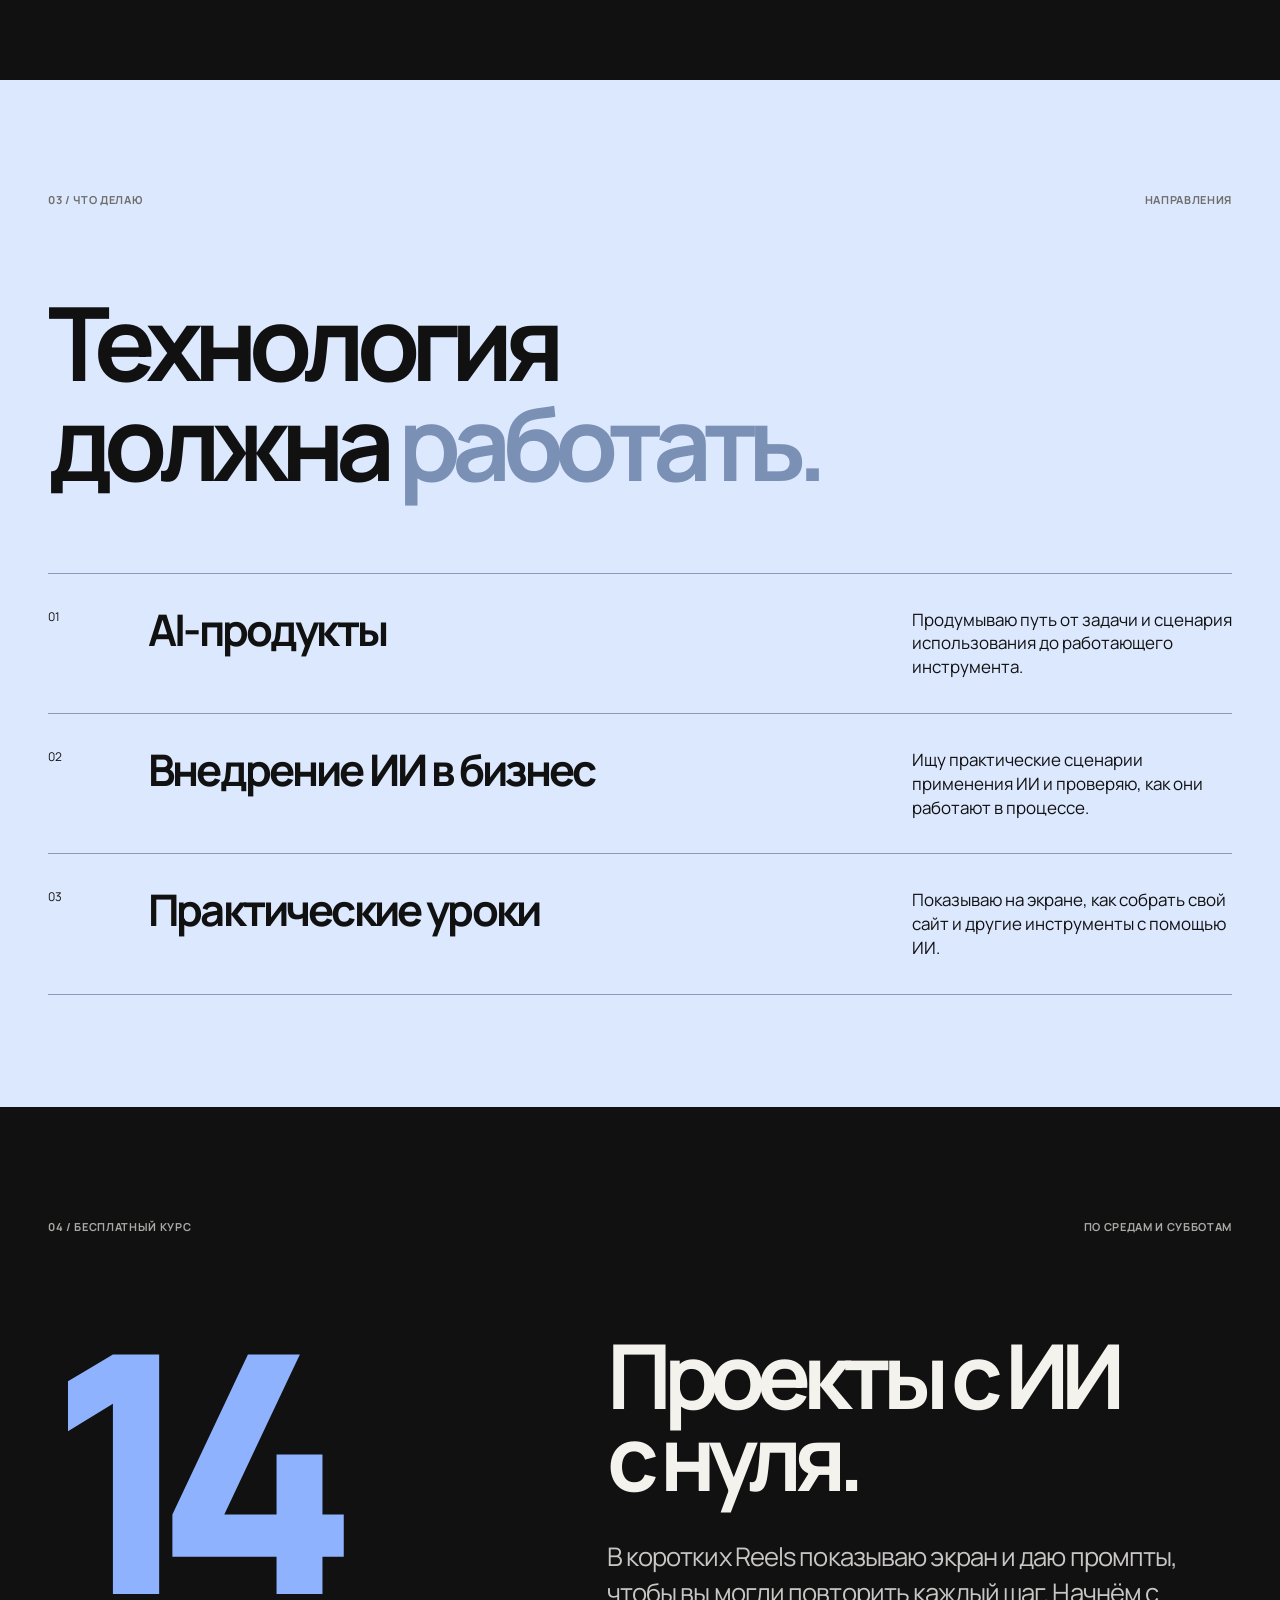
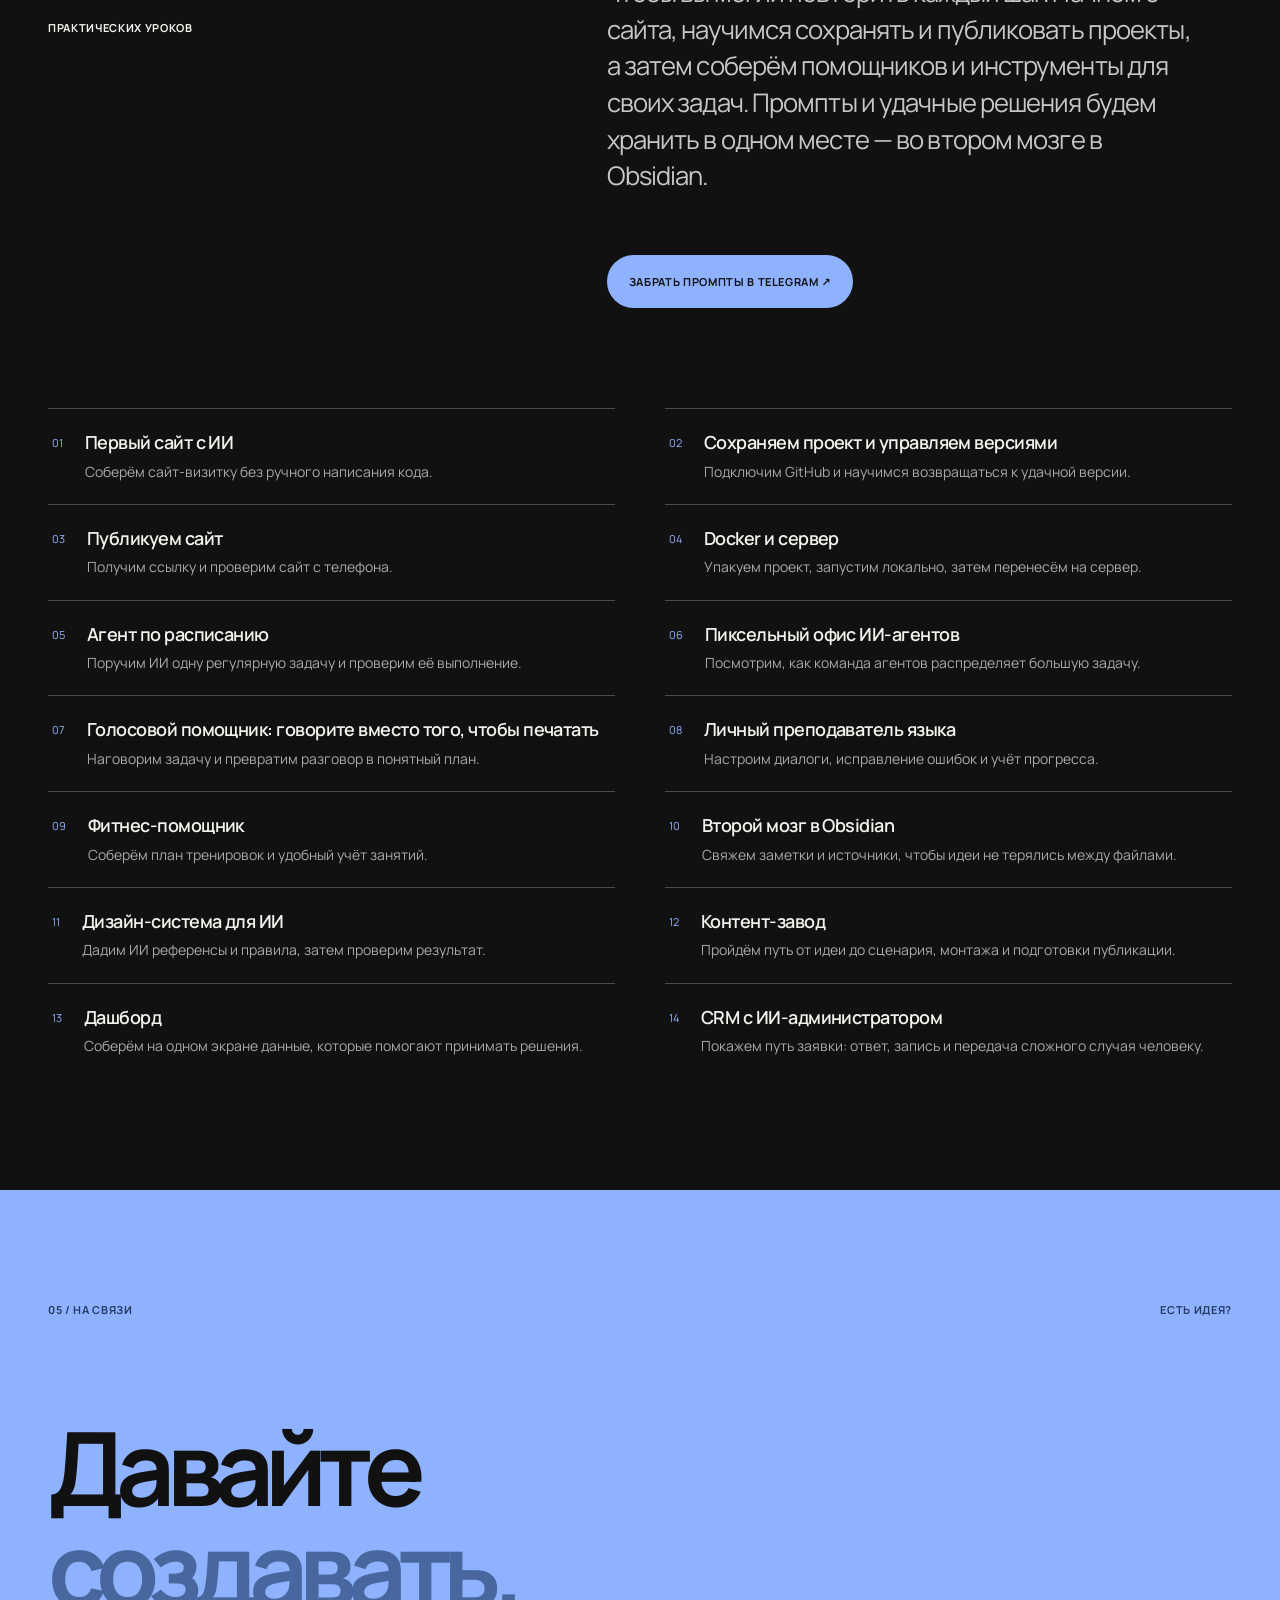
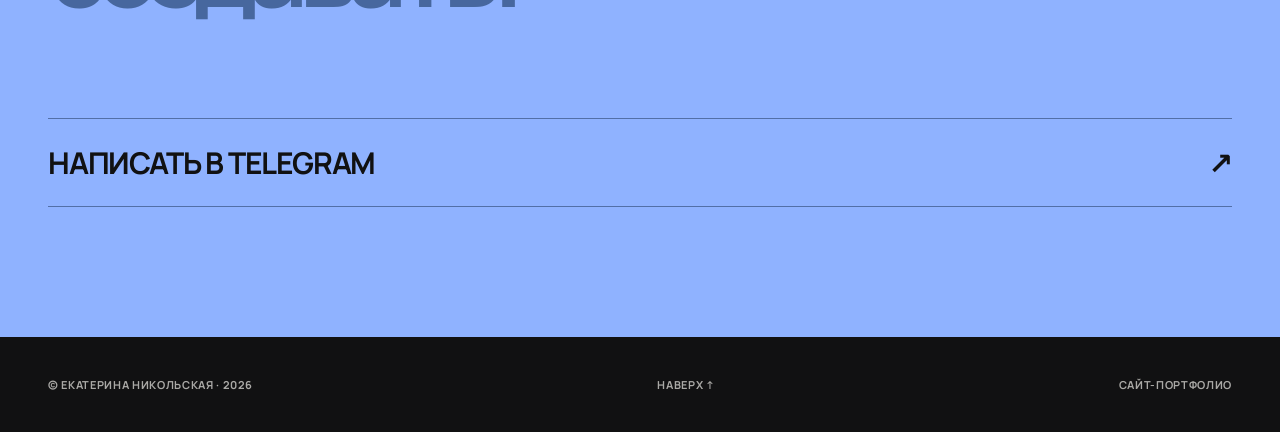
<file: versions/nikolskaya/1c7623c/index.html>
<!doctype html>
<html lang="ru">
<head>
  <meta charset="UTF-8" />
  <meta name="viewport" content="width=device-width, initial-scale=1" />
  <meta name="theme-color" content="#111112" />
  <meta name="description" content="Екатерина Никольская — AI-продукты, внедрение ИИ в бизнес и практическое обучение вайбкодингу." />
  <title>Екатерина Никольская — AI-продукты для бизнеса</title>
  <link rel="preconnect" href="https://fonts.googleapis.com" />
  <link rel="preconnect" href="https://fonts.gstatic.com" crossorigin />
  <link href="https://fonts.googleapis.com/css2?family=Manrope:wght@400;500;600;700;800&display=swap" rel="stylesheet" />
  <link rel="stylesheet" href="./style.css" />
</head>
<body>
  <header class="header wrap">
    <a class="logo" href="#top" aria-label="На главную">ЕКАТЕРИНА<span>Н.</span></a>
    <div class="header-middle">AI-ПРОДУКТЫ&nbsp; / &nbsp;ВАЙБКОДИНГ</div>
    <nav aria-label="Основная навигация"><a href="#work">ПРОЕКТЫ</a><a href="#about">ОБО МНЕ</a><a href="#services">ЧТО ДЕЛАЮ</a><a class="nav-cta" href="https://t.me/ai_on_cats" target="_blank" rel="noopener">В TELEGRAM ↗</a></nav>
  </header>
  <main id="top">
    <section class="hero wrap" aria-labelledby="hero-title">
      <div class="hero-meta"><span>( ПОРТФОЛИО / 2026 )</span><span>AI × БИЗНЕС × КОД</span><span>РАБОТАЮ ОНЛАЙН</span></div>
      <h1 id="hero-title"><span>ЕКАТЕРИНА</span><span>НИКОЛЬСКАЯ</span></h1>
      <div class="hero-foot"><p>Работаю с AI-продуктами и внедряю ИИ в бизнес: от идеи и задачи до инструмента, которым можно пользоваться.</p><a class="outline-button" href="#work">СМОТРЕТЬ ПРОЕКТЫ <span>↘</span></a></div>
      <div class="hero-mark" aria-hidden="true">↗</div>
    </section>

    <section class="work" id="work" aria-labelledby="work-title">
      <div class="wrap"><div class="section-top"><span>01 / ВЫБРАННОЕ</span><span>ПРОЕКТЫ И ПРАКТИКА</span></div><h2 id="work-title">Из идеи —<br><em>в работающий инструмент.</em></h2>
      <a class="project" href="#course"><div class="project-visual project-visual-ai" aria-label="Иллюстрация курса по вайбкодингу"><span>ОБРАЗОВАТЕЛЬНЫЙ ПРОЕКТ / 2026</span><div class="visual-word" aria-hidden="true">СОБЕРИ<br>СВОЁ<span>↗</span></div><div class="visual-card visual-card-one" aria-hidden="true">01 / САЙТ</div><div class="visual-card visual-card-two" aria-hidden="true">05 / АГЕНТ</div><div class="visual-card visual-card-three" aria-hidden="true">14 / CRM</div></div><div class="project-bottom"><strong>ПРОЕКТЫ С ИИ</strong><span>14 практических уроков и работающие инструменты</span><b aria-hidden="true">↗</b></div></a>
      </div>
    </section>

    <section class="about wrap" id="about" aria-labelledby="about-title"><div class="section-top"><span>02 / ОБО МНЕ</span><span>ПОЗНАКОМИМСЯ</span></div><div class="about-grid"><div class="portrait portrait-placeholder" aria-label="Место для фотографии Екатерины"><span>Е<span>К</span></span><small>AI / HUMAN</small></div><div class="about-copy"><h2 id="about-title">Привет, я<br>Катя<span class="dot">.</span></h2><p>Работаю с AI-продуктами и внедряю ИИ в бизнес. Разбираюсь, какую задачу нужно решить, как встроить ИИ в привычный процесс и каким должен быть результат для человека, который будет им пользоваться.</p><p>Здесь показываю, как собираю и проверяю цифровые инструменты: сайты, помощников и автоматизации. Делюсь промптами и понятными шагами, чтобы вы могли попробовать это в своей работе.</p><a class="text-link" href="https://t.me/ai_on_cats" target="_blank" rel="noopener">ЧИТАТЬ МОЙ TELEGRAM <span>↗</span></a></div></div></section>

    <section class="services" id="services" aria-labelledby="services-title"><div class="wrap"><div class="section-top"><span>03 / ЧТО ДЕЛАЮ</span><span>НАПРАВЛЕНИЯ</span></div><h2 id="services-title">Технология<br>должна <em>работать.</em></h2><div class="services-list"><div><span>01</span><h3>AI-продукты</h3><p>Продумываю путь от задачи и сценария использования до работающего инструмента.</p></div><div><span>02</span><h3>Внедрение ИИ в бизнес</h3><p>Ищу практические сценарии применения ИИ и проверяю, как они работают в процессе.</p></div><div><span>03</span><h3>Практические уроки</h3><p>Показываю на экране, как собрать свой сайт и другие инструменты с помощью ИИ.</p></div></div></div></section>

    <section class="course wrap" id="course"><div class="section-top"><span>04 / БЕСПЛАТНЫЙ КУРС</span><span>ПО СРЕДАМ И СУББОТАМ</span></div><div class="course-grid"><div><span class="course-number">14</span><span class="course-unit">ПРАКТИЧЕСКИХ УРОКОВ</span></div><div><h2>Проекты с ИИ<br>с нуля.</h2><p>В коротких Reels показываю экран и даю промпты, чтобы вы могли повторить каждый шаг. Начнём с сайта, научимся сохранять и публиковать проекты, а затем соберём помощников и инструменты для своих задач. Промпты и удачные решения будем хранить в одном месте — во втором мозге в Obsidian.</p><a class="fill-button" href="https://t.me/ai_on_cats" target="_blank" rel="noopener">ЗАБРАТЬ ПРОМПТЫ В TELEGRAM ↗</a></div></div><ol class="curriculum"><li><div><strong>Первый сайт с ИИ</strong><span>Соберём сайт-визитку без ручного написания кода.</span></div></li><li><div><strong>Сохраняем проект и управляем версиями</strong><span>Подключим GitHub и научимся возвращаться к удачной версии.</span></div></li><li><div><strong>Публикуем сайт</strong><span>Получим ссылку и проверим сайт с телефона.</span></div></li><li><div><strong>Docker и сервер</strong><span>Упакуем проект, запустим локально, затем перенесём на сервер.</span></div></li><li><div><strong>Агент по расписанию</strong><span>Поручим ИИ одну регулярную задачу и проверим её выполнение.</span></div></li><li><div><strong>Пиксельный офис ИИ-агентов</strong><span>Посмотрим, как команда агентов распределяет большую задачу.</span></div></li><li><div><strong>Голосовой помощник: говорите вместо того, чтобы печатать</strong><span>Наговорим задачу и превратим разговор в понятный план.</span></div></li><li><div><strong>Личный преподаватель языка</strong><span>Настроим диалоги, исправление ошибок и учёт прогресса.</span></div></li><li><div><strong>Фитнес-помощник</strong><span>Соберём план тренировок и удобный учёт занятий.</span></div></li><li><div><strong>Второй мозг в Obsidian</strong><span>Свяжем заметки и источники, чтобы идеи не терялись между файлами.</span></div></li><li><div><strong>Дизайн-система для ИИ</strong><span>Дадим ИИ референсы и правила, затем проверим результат.</span></div></li><li><div><strong>Контент-завод</strong><span>Пройдём путь от идеи до сценария, монтажа и подготовки публикации.</span></div></li><li><div><strong>Дашборд</strong><span>Соберём на одном экране данные, которые помогают принимать решения.</span></div></li><li><div><strong>CRM с ИИ-администратором</strong><span>Покажем путь заявки: ответ, запись и передача сложного случая человеку.</span></div></li></ol></section>

    <section class="contact" id="contact"><div class="wrap"><div class="section-top"><span>05 / НА СВЯЗИ</span><span>ЕСТЬ ИДЕЯ?</span></div><h2>Давайте<br><em>создавать.</em></h2><a href="https://t.me/ai_on_cats" target="_blank" rel="noopener" class="contact-link">НАПИСАТЬ В TELEGRAM <span>↗</span></a></div></section>
  </main>
  <footer class="footer wrap"><span>© ЕКАТЕРИНА НИКОЛЬСКАЯ · 2026</span><a href="#top">НАВЕРХ ↑</a><span>САЙТ-ПОРТФОЛИО</span></footer>
</body>
</html>
</file>
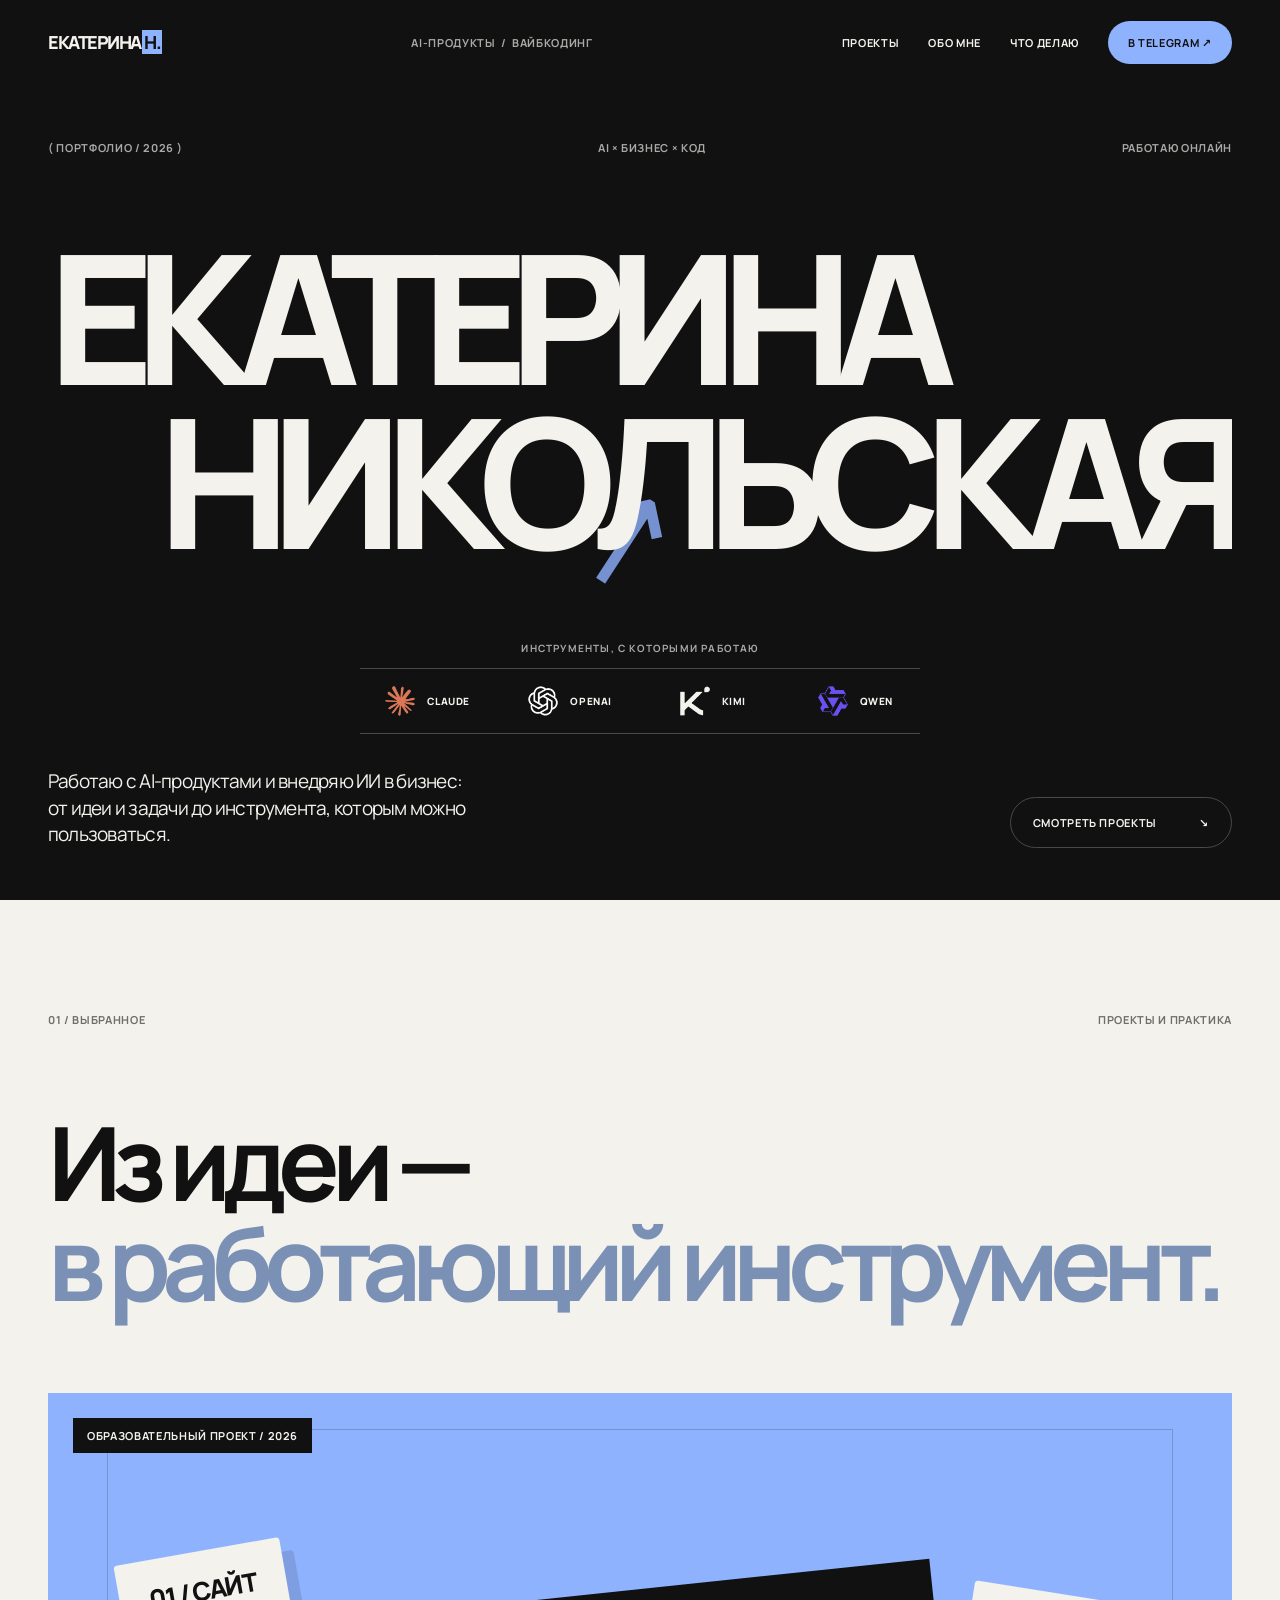
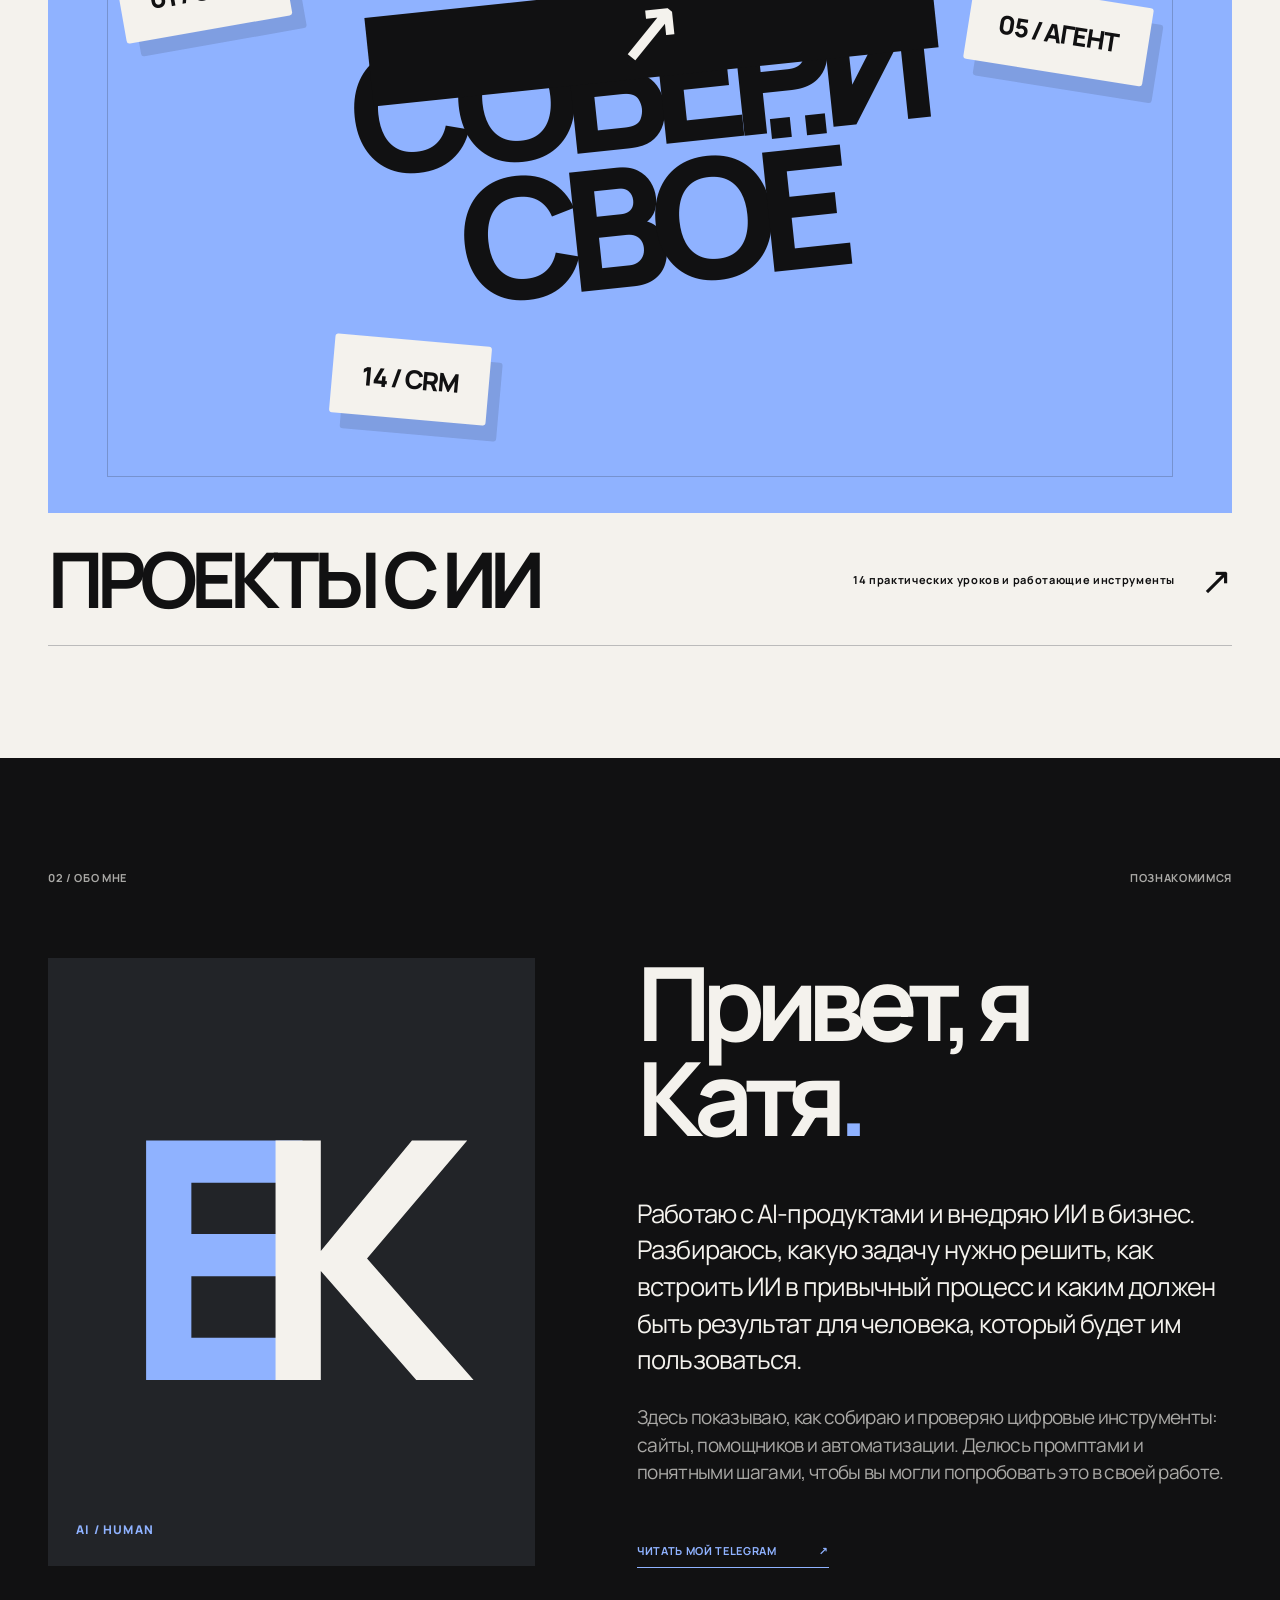
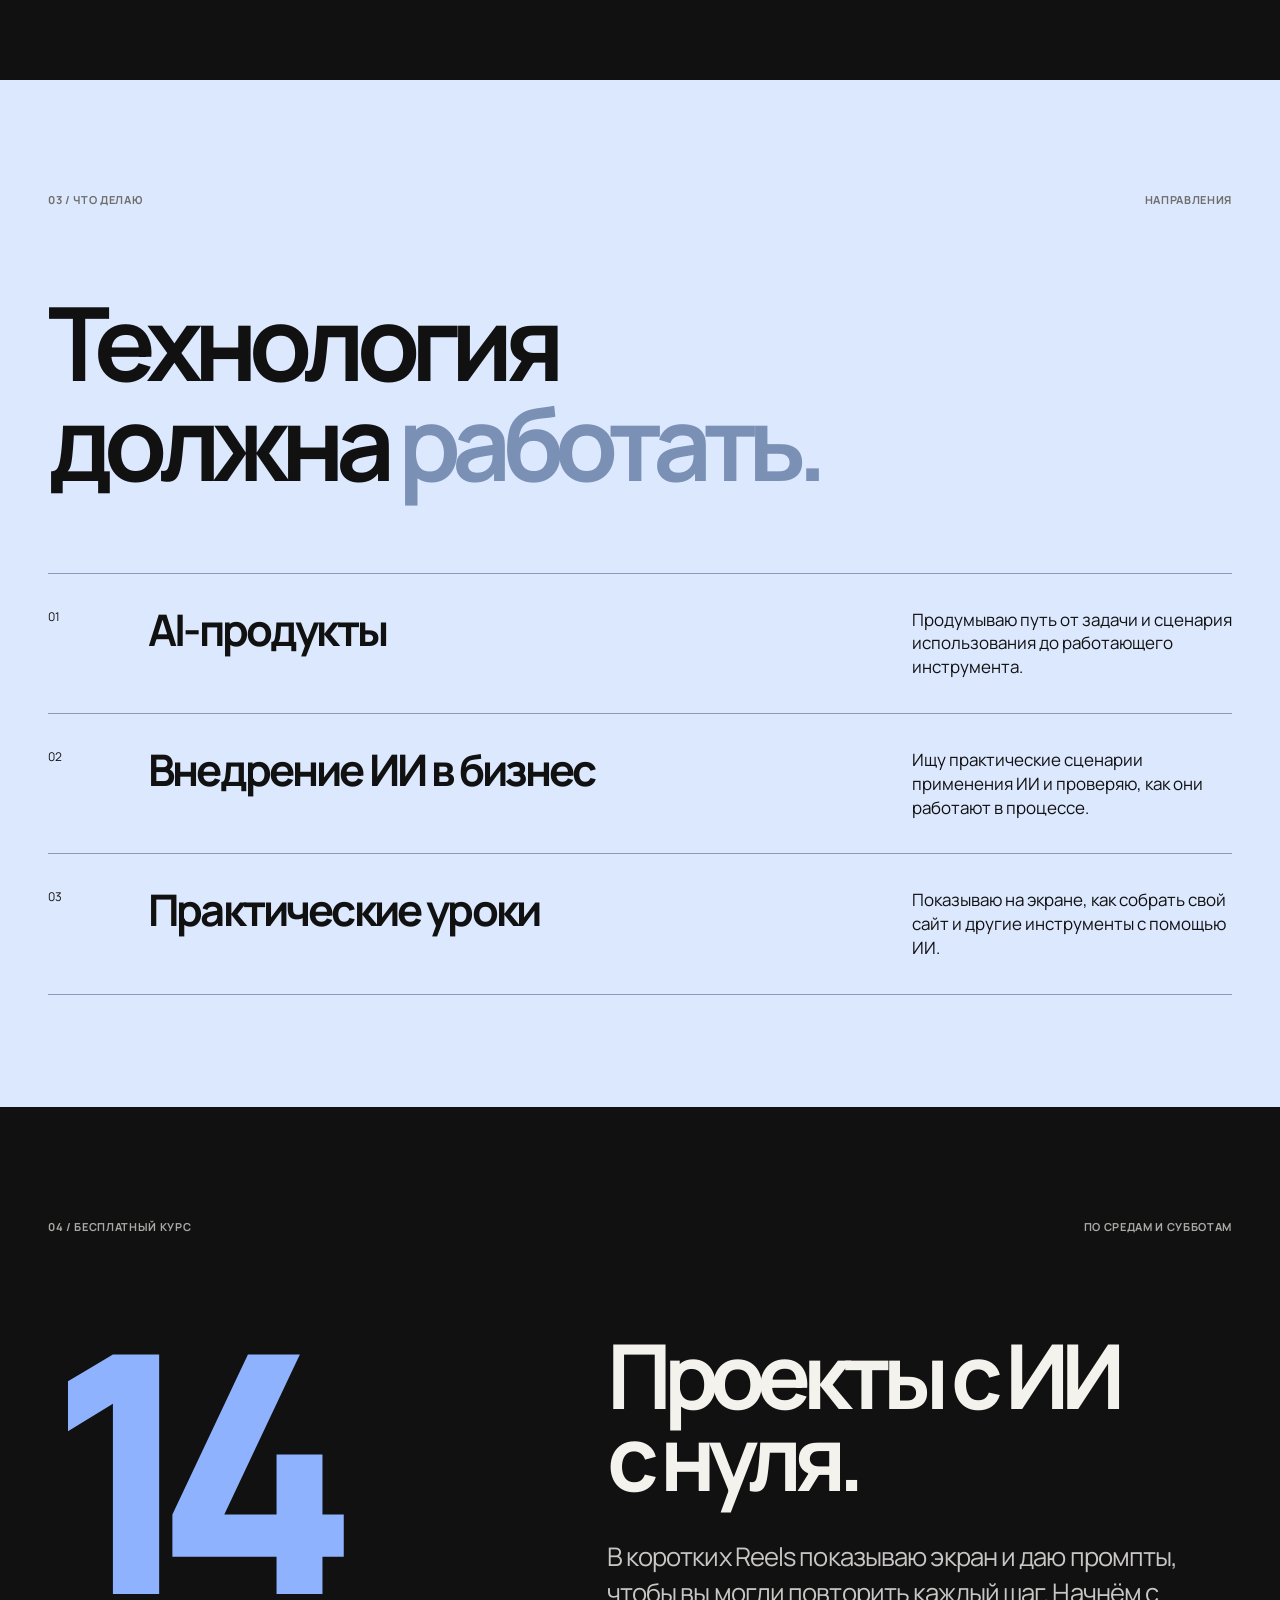
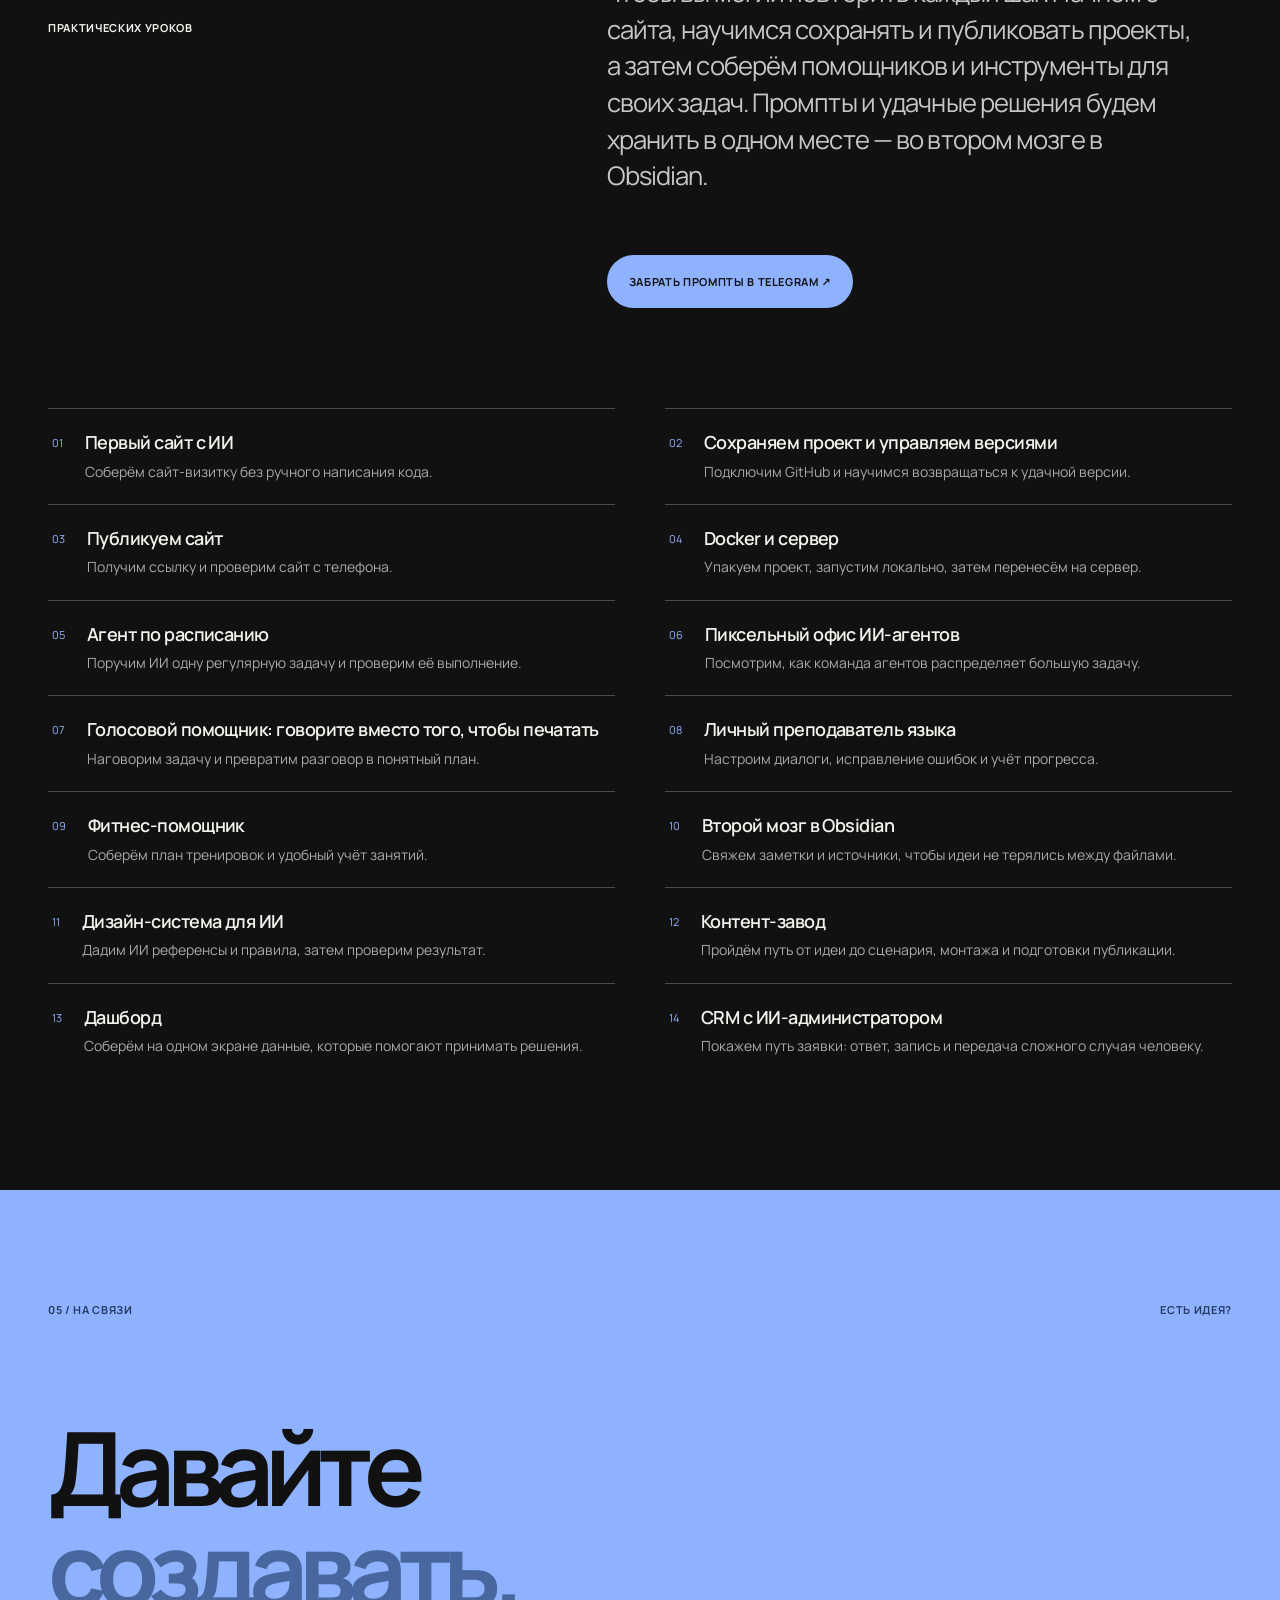
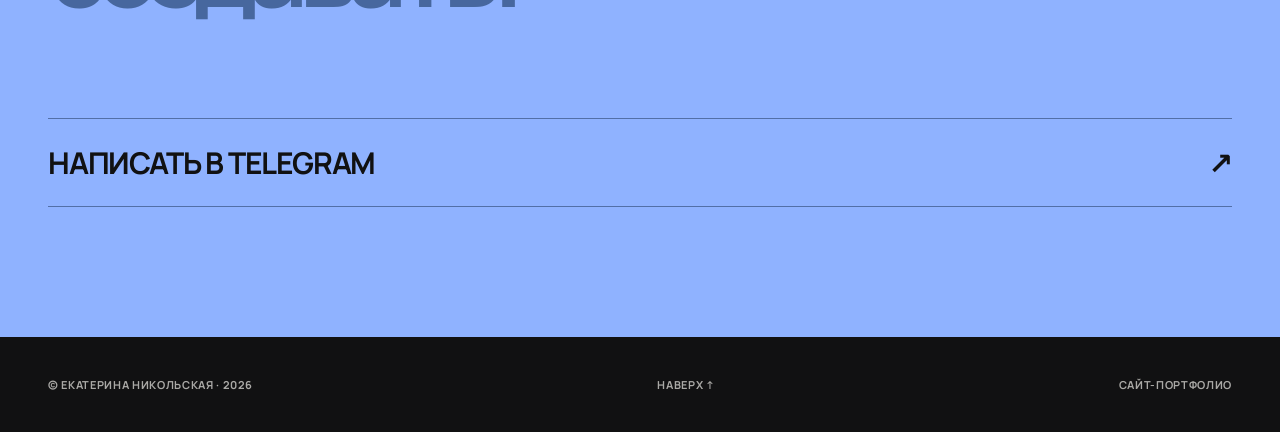
<file: versions/nikolskaya/306f191/index.html>
<!doctype html>
<html lang="ru">
<head>
  <meta charset="UTF-8" />
  <meta name="viewport" content="width=device-width, initial-scale=1" />
  <meta name="theme-color" content="#111112" />
  <meta name="description" content="Екатерина Никольская — AI-продукты, внедрение ИИ в бизнес и практическое обучение вайбкодингу." />
  <title>Екатерина Никольская — AI-продукты для бизнеса</title>
  <link rel="preconnect" href="https://fonts.googleapis.com" />
  <link rel="preconnect" href="https://fonts.gstatic.com" crossorigin />
  <link href="https://fonts.googleapis.com/css2?family=Manrope:wght@400;500;600;700;800&display=swap" rel="stylesheet" />
  <link rel="stylesheet" href="./style.css" />
</head>
<body>
  <header class="header wrap">
    <a class="logo" href="#top" aria-label="На главную">ЕКАТЕРИНА<span>Н.</span></a>
    <div class="header-middle">AI-ПРОДУКТЫ&nbsp; / &nbsp;ВАЙБКОДИНГ</div>
    <nav aria-label="Основная навигация"><a href="#work">ПРОЕКТЫ</a><a href="#about">ОБО МНЕ</a><a href="#services">ЧТО ДЕЛАЮ</a><a class="nav-cta" href="https://t.me/ai_on_cats" target="_blank" rel="noopener">В TELEGRAM ↗</a></nav>
  </header>
  <main id="top">
    <section class="hero wrap" aria-labelledby="hero-title">
      <div class="hero-meta"><span>( ПОРТФОЛИО / 2026 )</span><span>AI × БИЗНЕС × КОД</span><span>РАБОТАЮ ОНЛАЙН</span></div>
      <h1 id="hero-title"><span>ЕКАТЕРИНА</span><span>НИКОЛЬСКАЯ</span></h1>
      <div class="hero-ai-tools" aria-label="Инструменты, с которыми работаю">
        <span class="hero-ai-tools-label">ИНСТРУМЕНТЫ, С КОТОРЫМИ РАБОТАЮ</span>
        <div class="hero-ai-tools-list">
          <div class="hero-ai-tool"><img src="./assets/claude.png" alt="" width="64" height="64" /><span>CLAUDE</span></div>
          <div class="hero-ai-tool"><img src="./assets/openai.png" alt="" width="64" height="64" /><span>OPENAI</span></div>
          <div class="hero-ai-tool"><img src="./assets/kimi.png" alt="" width="64" height="64" /><span>KIMI</span></div>
          <div class="hero-ai-tool"><img src="./assets/qwen.png" alt="" width="64" height="64" /><span>QWEN</span></div>
        </div>
      </div>
      <div class="hero-foot"><p>Работаю с AI-продуктами и внедряю ИИ в бизнес: от идеи и задачи до инструмента, которым можно пользоваться.</p><a class="outline-button" href="#work">СМОТРЕТЬ ПРОЕКТЫ <span>↘</span></a></div>
      <div class="hero-mark" aria-hidden="true">↗</div>
    </section>

    <section class="work" id="work" aria-labelledby="work-title">
      <div class="wrap"><div class="section-top"><span>01 / ВЫБРАННОЕ</span><span>ПРОЕКТЫ И ПРАКТИКА</span></div><h2 id="work-title">Из идеи —<br><em>в работающий инструмент.</em></h2>
      <a class="project" href="#course"><div class="project-visual project-visual-ai" aria-label="Иллюстрация курса по вайбкодингу"><span>ОБРАЗОВАТЕЛЬНЫЙ ПРОЕКТ / 2026</span><div class="visual-word" aria-hidden="true">СОБЕРИ<br>СВОЁ<span>↗</span></div><div class="visual-card visual-card-one" aria-hidden="true">01 / САЙТ</div><div class="visual-card visual-card-two" aria-hidden="true">05 / АГЕНТ</div><div class="visual-card visual-card-three" aria-hidden="true">14 / CRM</div></div><div class="project-bottom"><strong>ПРОЕКТЫ С ИИ</strong><span>14 практических уроков и работающие инструменты</span><b aria-hidden="true">↗</b></div></a>
      </div>
    </section>

    <section class="about wrap" id="about" aria-labelledby="about-title"><div class="section-top"><span>02 / ОБО МНЕ</span><span>ПОЗНАКОМИМСЯ</span></div><div class="about-grid"><div class="portrait portrait-placeholder" aria-label="Место для фотографии Екатерины"><span>Е<span>К</span></span><small>AI / HUMAN</small></div><div class="about-copy"><h2 id="about-title">Привет, я<br>Катя<span class="dot">.</span></h2><p>Работаю с AI-продуктами и внедряю ИИ в бизнес. Разбираюсь, какую задачу нужно решить, как встроить ИИ в привычный процесс и каким должен быть результат для человека, который будет им пользоваться.</p><p>Здесь показываю, как собираю и проверяю цифровые инструменты: сайты, помощников и автоматизации. Делюсь промптами и понятными шагами, чтобы вы могли попробовать это в своей работе.</p><a class="text-link" href="https://t.me/ai_on_cats" target="_blank" rel="noopener">ЧИТАТЬ МОЙ TELEGRAM <span>↗</span></a></div></div></section>

    <section class="services" id="services" aria-labelledby="services-title"><div class="wrap"><div class="section-top"><span>03 / ЧТО ДЕЛАЮ</span><span>НАПРАВЛЕНИЯ</span></div><h2 id="services-title">Технология<br>должна <em>работать.</em></h2><div class="services-list"><div><span>01</span><h3>AI-продукты</h3><p>Продумываю путь от задачи и сценария использования до работающего инструмента.</p></div><div><span>02</span><h3>Внедрение ИИ в бизнес</h3><p>Ищу практические сценарии применения ИИ и проверяю, как они работают в процессе.</p></div><div><span>03</span><h3>Практические уроки</h3><p>Показываю на экране, как собрать свой сайт и другие инструменты с помощью ИИ.</p></div></div></div></section>

    <section class="course wrap" id="course"><div class="section-top"><span>04 / БЕСПЛАТНЫЙ КУРС</span><span>ПО СРЕДАМ И СУББОТАМ</span></div><div class="course-grid"><div><span class="course-number">14</span><span class="course-unit">ПРАКТИЧЕСКИХ УРОКОВ</span></div><div><h2>Проекты с ИИ<br>с нуля.</h2><p>В коротких Reels показываю экран и даю промпты, чтобы вы могли повторить каждый шаг. Начнём с сайта, научимся сохранять и публиковать проекты, а затем соберём помощников и инструменты для своих задач. Промпты и удачные решения будем хранить в одном месте — во втором мозге в Obsidian.</p><a class="fill-button" href="https://t.me/ai_on_cats" target="_blank" rel="noopener">ЗАБРАТЬ ПРОМПТЫ В TELEGRAM ↗</a></div></div><ol class="curriculum"><li><div><strong>Первый сайт с ИИ</strong><span>Соберём сайт-визитку без ручного написания кода.</span></div></li><li><div><strong>Сохраняем проект и управляем версиями</strong><span>Подключим GitHub и научимся возвращаться к удачной версии.</span></div></li><li><div><strong>Публикуем сайт</strong><span>Получим ссылку и проверим сайт с телефона.</span></div></li><li><div><strong>Docker и сервер</strong><span>Упакуем проект, запустим локально, затем перенесём на сервер.</span></div></li><li><div><strong>Агент по расписанию</strong><span>Поручим ИИ одну регулярную задачу и проверим её выполнение.</span></div></li><li><div><strong>Пиксельный офис ИИ-агентов</strong><span>Посмотрим, как команда агентов распределяет большую задачу.</span></div></li><li><div><strong>Голосовой помощник: говорите вместо того, чтобы печатать</strong><span>Наговорим задачу и превратим разговор в понятный план.</span></div></li><li><div><strong>Личный преподаватель языка</strong><span>Настроим диалоги, исправление ошибок и учёт прогресса.</span></div></li><li><div><strong>Фитнес-помощник</strong><span>Соберём план тренировок и удобный учёт занятий.</span></div></li><li><div><strong>Второй мозг в Obsidian</strong><span>Свяжем заметки и источники, чтобы идеи не терялись между файлами.</span></div></li><li><div><strong>Дизайн-система для ИИ</strong><span>Дадим ИИ референсы и правила, затем проверим результат.</span></div></li><li><div><strong>Контент-завод</strong><span>Пройдём путь от идеи до сценария, монтажа и подготовки публикации.</span></div></li><li><div><strong>Дашборд</strong><span>Соберём на одном экране данные, которые помогают принимать решения.</span></div></li><li><div><strong>CRM с ИИ-администратором</strong><span>Покажем путь заявки: ответ, запись и передача сложного случая человеку.</span></div></li></ol></section>

    <section class="contact" id="contact"><div class="wrap"><div class="section-top"><span>05 / НА СВЯЗИ</span><span>ЕСТЬ ИДЕЯ?</span></div><h2>Давайте<br><em>создавать.</em></h2><a href="https://t.me/ai_on_cats" target="_blank" rel="noopener" class="contact-link">НАПИСАТЬ В TELEGRAM <span>↗</span></a></div></section>
  </main>
  <footer class="footer wrap"><span>© ЕКАТЕРИНА НИКОЛЬСКАЯ · 2026</span><a href="#top">НАВЕРХ ↑</a><span>САЙТ-ПОРТФОЛИО</span></footer>
</body>
</html>
</file>
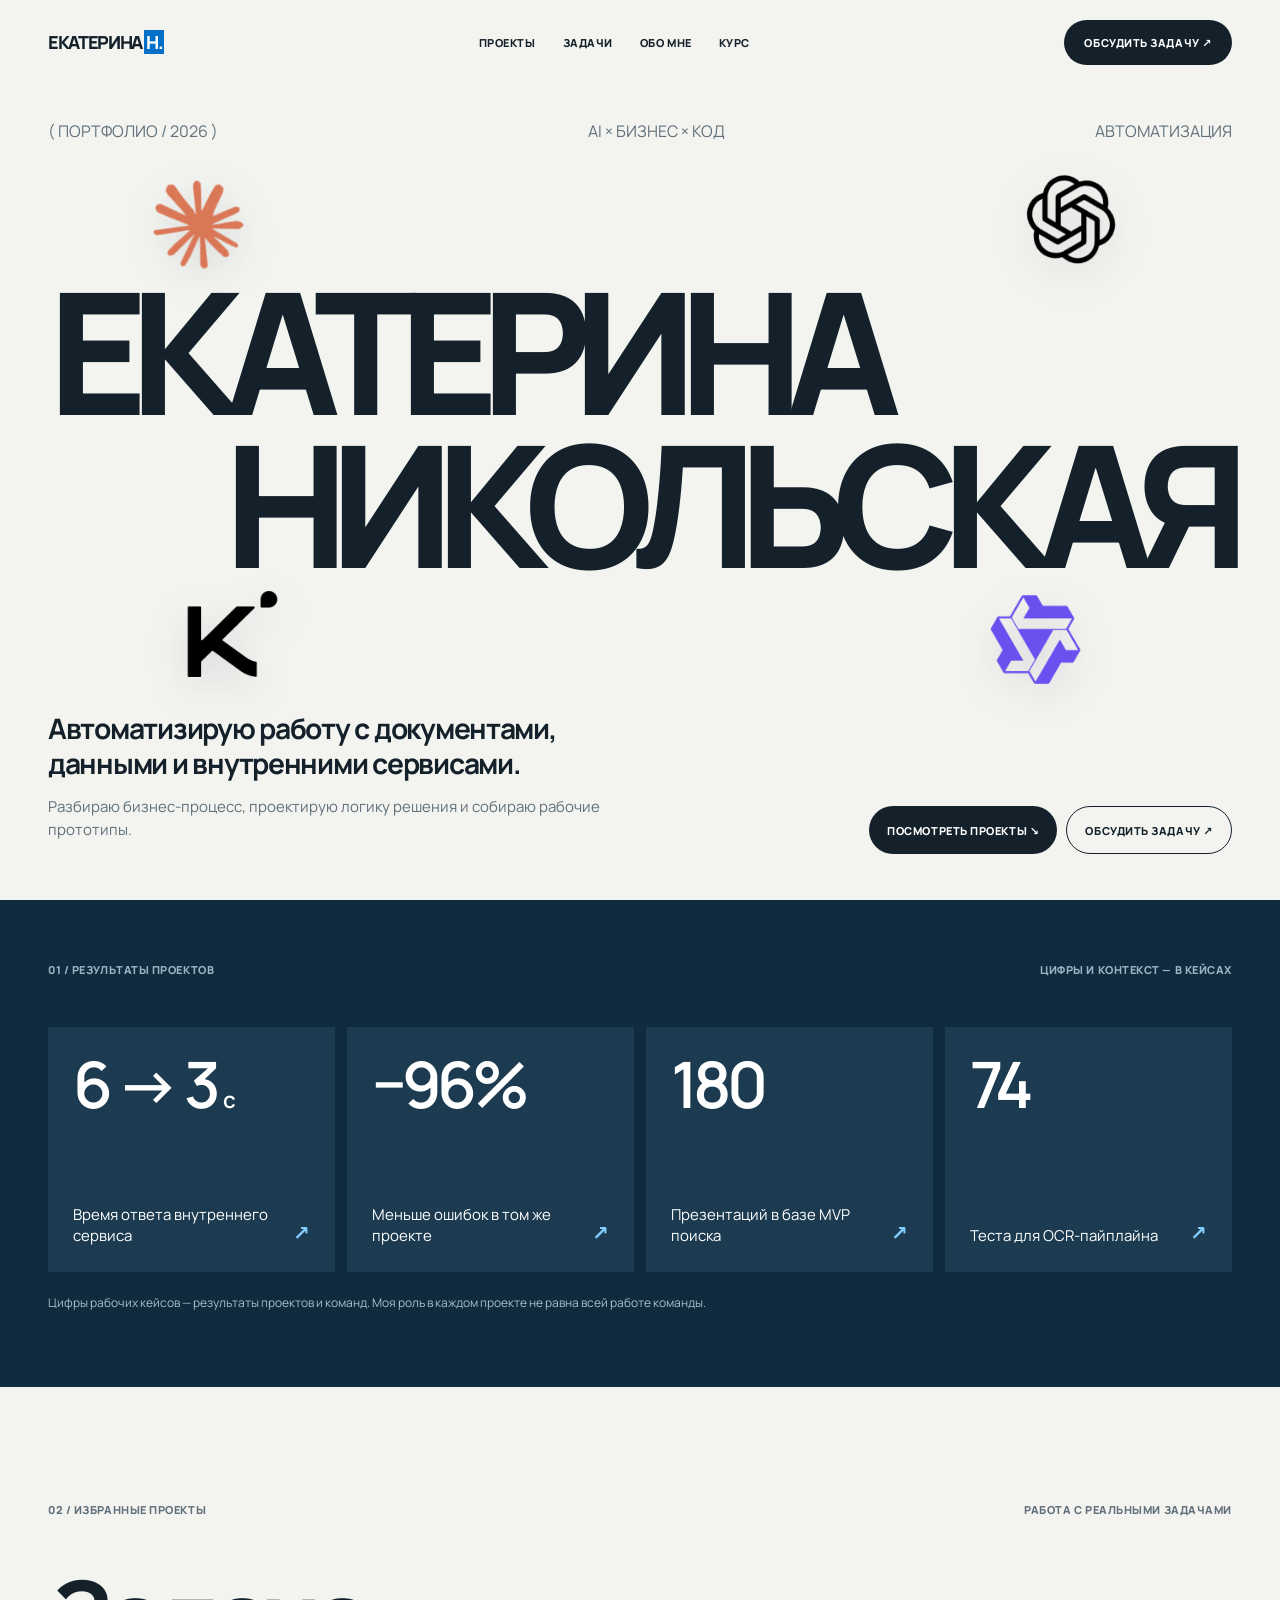
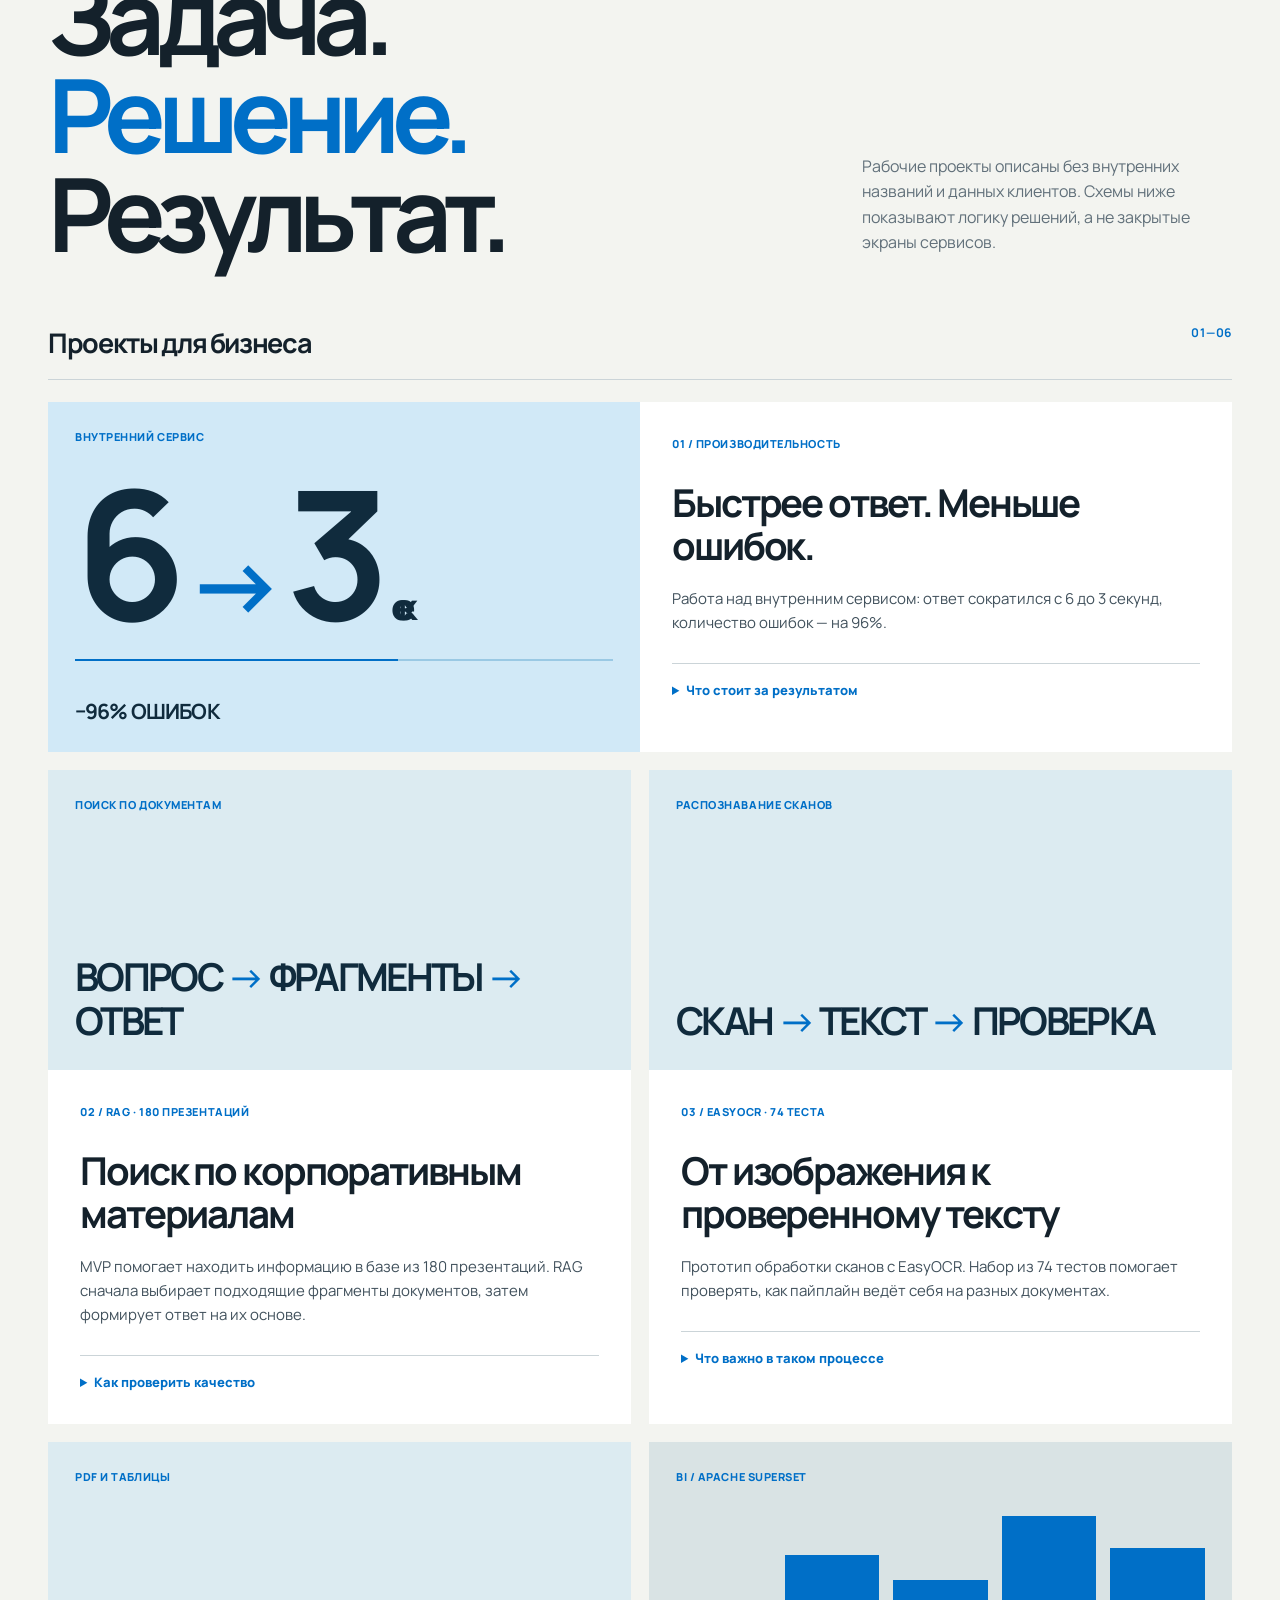
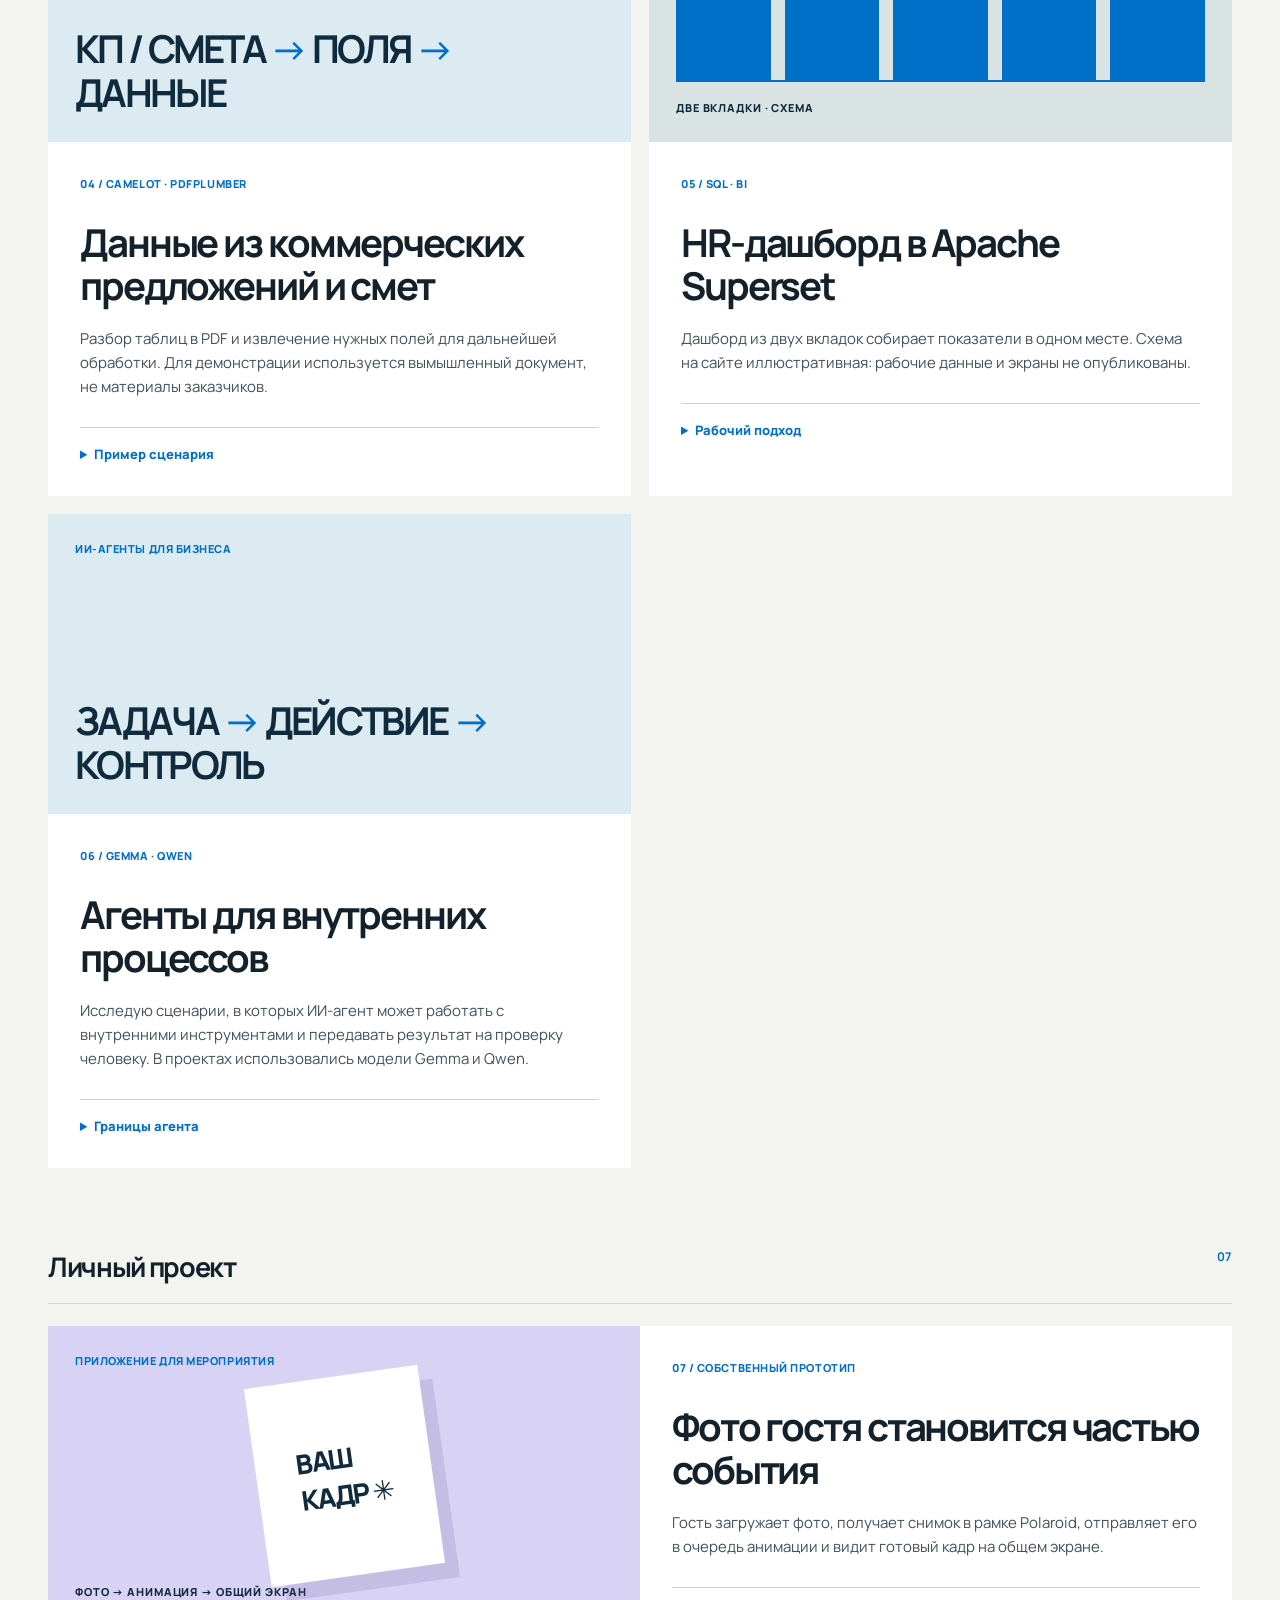
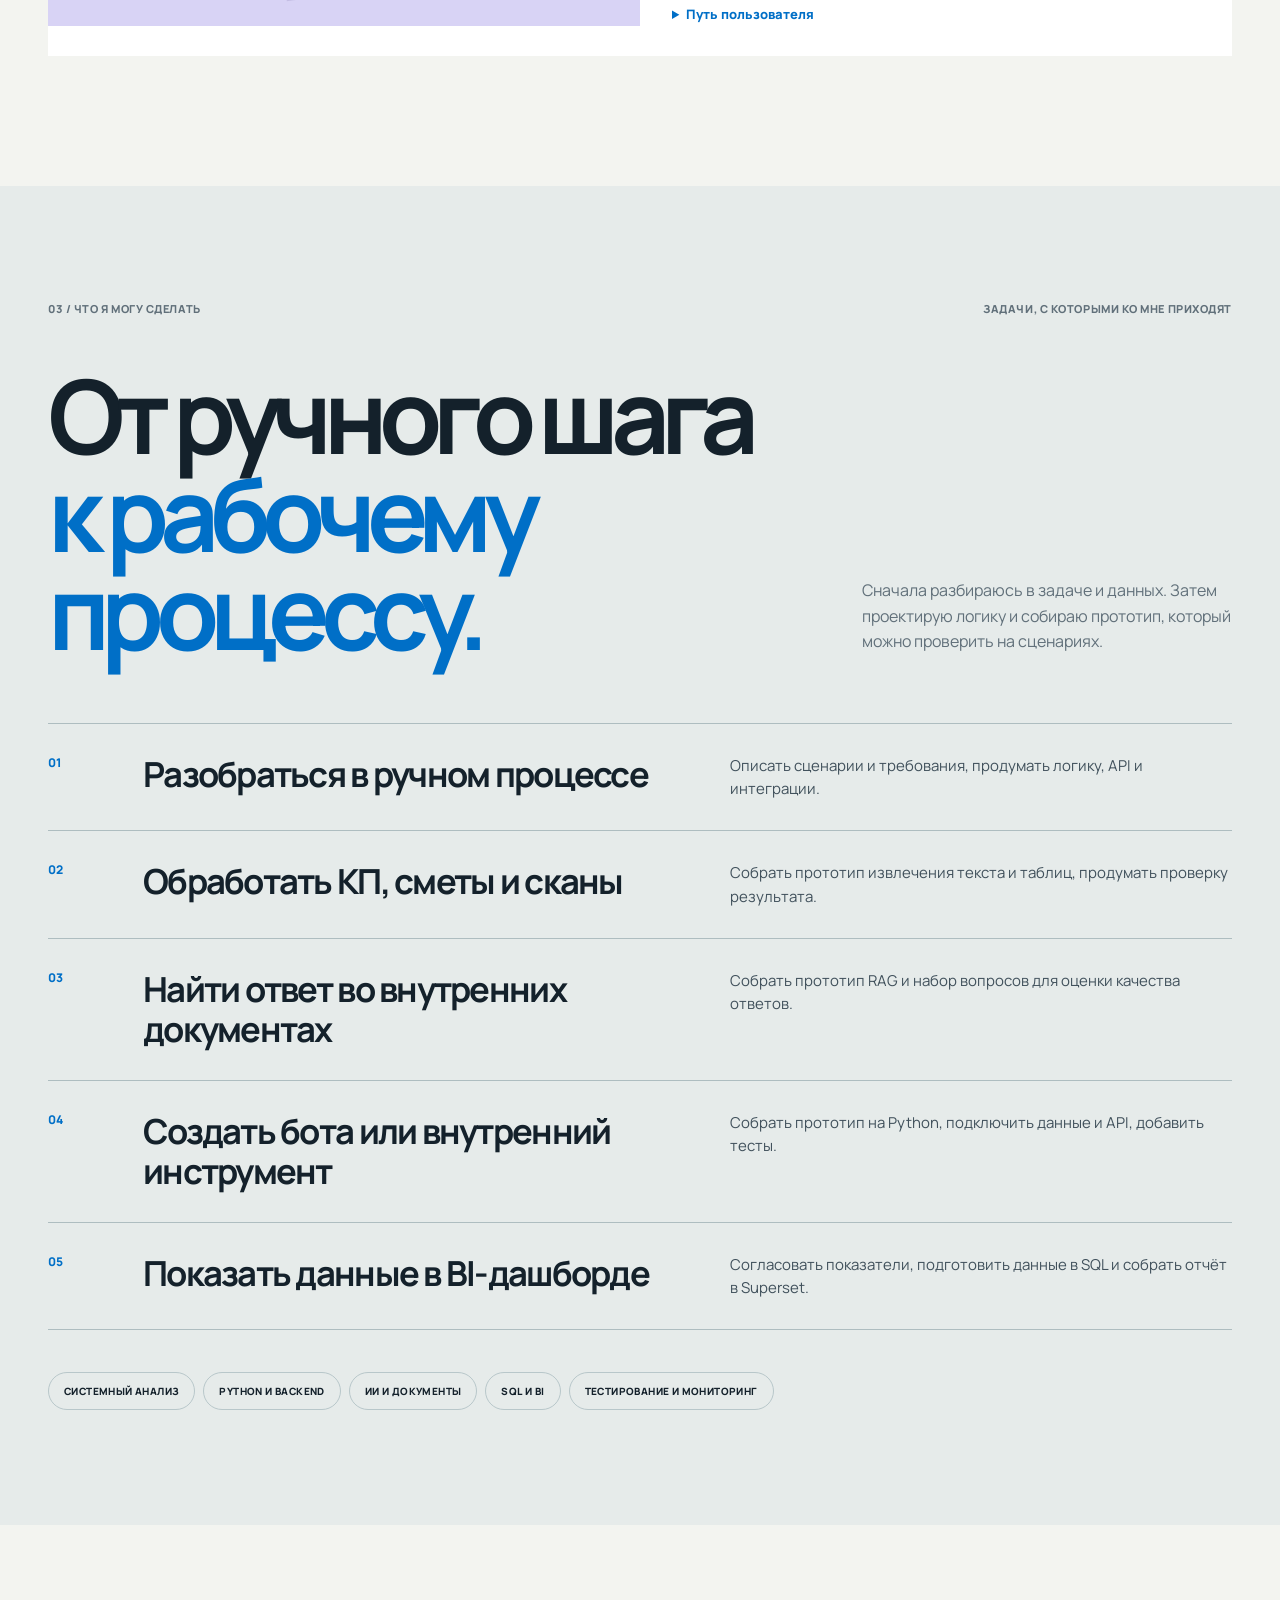
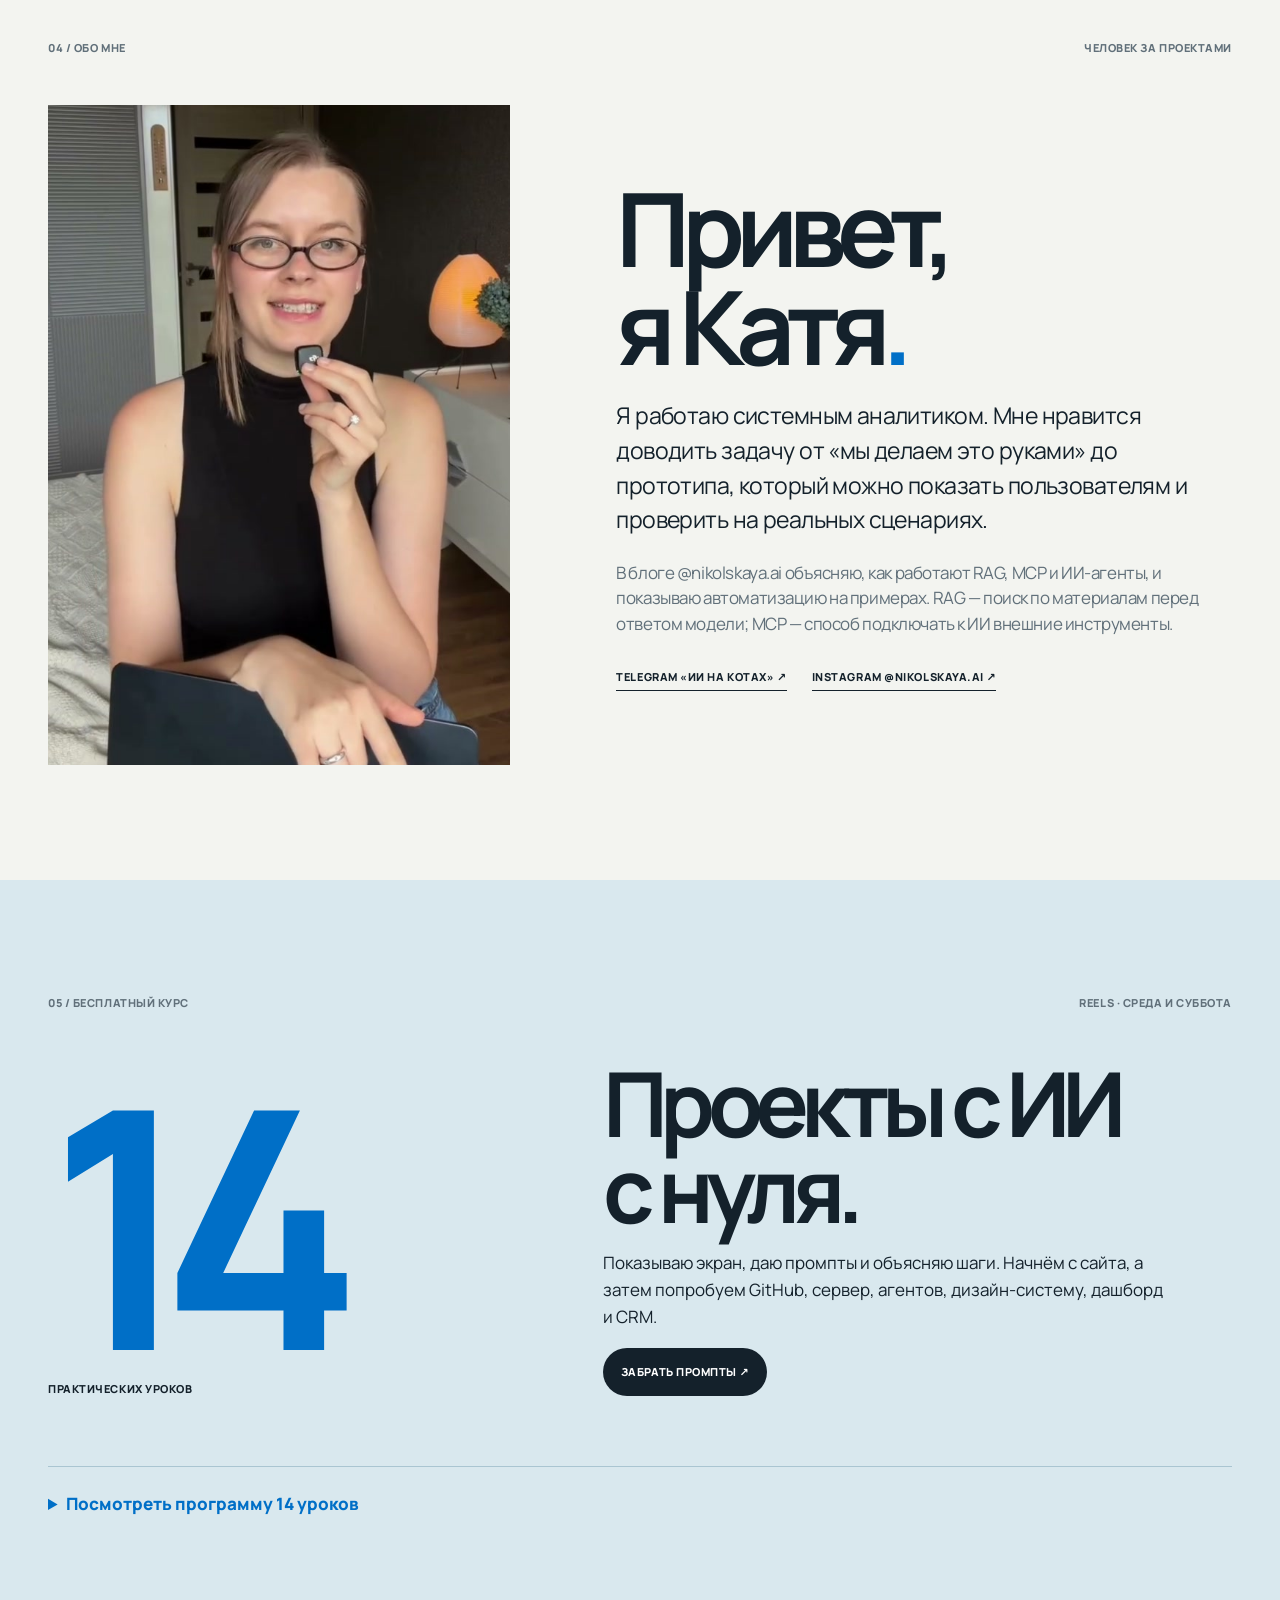
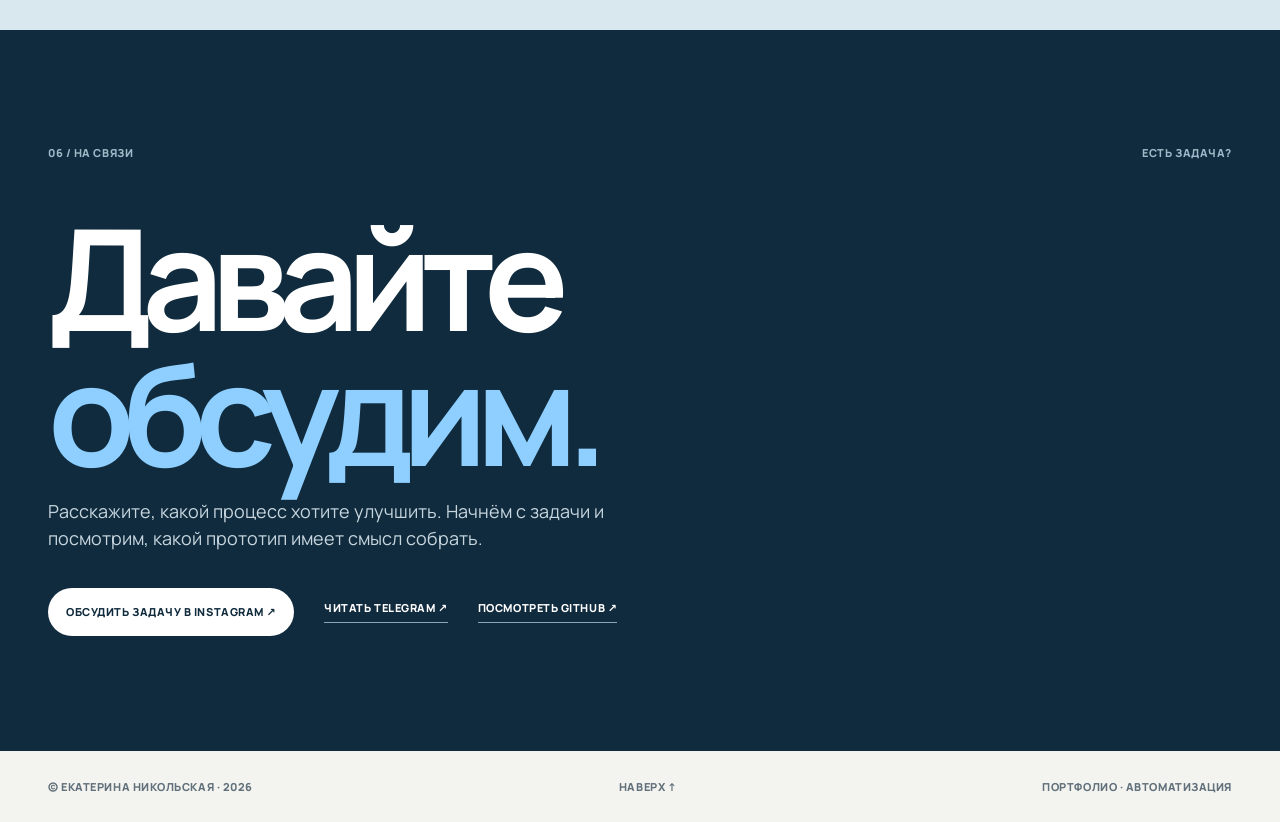
<file: versions/nikolskaya/907127d/index.html>
<!doctype html>
<html lang="ru">
<head>
  <meta charset="UTF-8">
  <meta name="viewport" content="width=device-width, initial-scale=1">
  <meta name="theme-color" content="#f3f4f0">
  <meta name="description" content="Екатерина Никольская — системный анализ, автоматизация документов и данных, AI-прототипы, Python и BI. Проекты, навыки и контакты.">
  <title>Екатерина Никольская — автоматизация, AI и BI</title>
  <link rel="preconnect" href="https://fonts.googleapis.com">
  <link rel="preconnect" href="https://fonts.gstatic.com" crossorigin>
  <link href="https://fonts.googleapis.com/css2?family=Manrope:wght@400;500;600;700;800&display=swap" rel="stylesheet">
  <link rel="stylesheet" href="./style.css">
</head>
<body>
  <header class="header wrap">
    <a class="logo" href="#top" aria-label="Екатерина Никольская — наверх">ЕКАТЕРИНА<span>Н.</span></a>
    <nav aria-label="Основная навигация">
      <a href="#projects">ПРОЕКТЫ</a><a href="#tasks">ЗАДАЧИ</a><a href="#about">ОБО МНЕ</a><a href="#course">КУРС</a>
    </nav>
    <a class="header-cta" href="https://www.instagram.com/nikolskaya.ai/" target="_blank" rel="noopener noreferrer">ОБСУДИТЬ ЗАДАЧУ ↗</a>
  </header>
  <main id="top">
    <section class="hero wrap" aria-labelledby="hero-title">
      <div class="hero-meta"><span>( ПОРТФОЛИО / 2026 )</span><span>AI × БИЗНЕС × КОД</span><span>АВТОМАТИЗАЦИЯ</span></div>
      <div class="hero-stage">
        <h1 id="hero-title"><span>ЕКАТЕРИНА</span><span>НИКОЛЬСКАЯ</span></h1>
        <div class="hero-ai-tools" aria-label="Нейросети, с которыми работаю">
          <img class="ai-mark ai-mark-claude" src="./assets/claude.png" alt="Claude" width="128" height="128">
          <img class="ai-mark ai-mark-openai" src="./assets/openai.png" alt="OpenAI" width="128" height="128">
          <img class="ai-mark ai-mark-kimi" src="./assets/kimi.png" alt="Kimi" width="128" height="128">
          <img class="ai-mark ai-mark-qwen" src="./assets/qwen.png" alt="Qwen" width="128" height="128">
        </div>
      </div>
      <div class="hero-bottom">
        <div><p class="hero-lead">Автоматизирую работу с документами, данными и внутренними сервисами.</p><p>Разбираю бизнес-процесс, проектирую логику решения и собираю рабочие прототипы.</p></div>
        <div class="hero-actions"><a class="button button-dark" href="#projects">ПОСМОТРЕТЬ ПРОЕКТЫ ↘</a><a class="button button-outline" href="https://www.instagram.com/nikolskaya.ai/" target="_blank" rel="noopener noreferrer">ОБСУДИТЬ ЗАДАЧУ ↗</a></div>
      </div>
    </section>

    <section class="metrics" aria-labelledby="metrics-title"><div class="wrap">
      <div class="section-top"><span>01 / РЕЗУЛЬТАТЫ ПРОЕКТОВ</span><span>ЦИФРЫ И КОНТЕКСТ — В КЕЙСАХ</span></div>
      <h2 class="visually-hidden" id="metrics-title">Результаты проектов в цифрах</h2>
      <div class="metrics-grid">
        <a href="#case-service"><strong>6 → 3 <small>с</small></strong><span>Время ответа внутреннего сервиса <b>↗</b></span></a>
        <a href="#case-service"><strong>−96%</strong><span>Меньше ошибок в том же проекте <b>↗</b></span></a>
        <a href="#case-search"><strong>180</strong><span>Презентаций в базе MVP поиска <b>↗</b></span></a>
        <a href="#case-ocr"><strong>74</strong><span>Теста для OCR-пайплайна <b>↗</b></span></a>
      </div>
      <p class="metrics-note">Цифры рабочих кейсов — результаты проектов и команд. Моя роль в каждом проекте не равна всей работе команды.</p>
    </div></section>

    <section class="projects section wrap" id="projects" aria-labelledby="projects-title">
      <div class="section-top"><span>02 / ИЗБРАННЫЕ ПРОЕКТЫ</span><span>РАБОТА С РЕАЛЬНЫМИ ЗАДАЧАМИ</span></div>
      <div class="section-heading"><h2 id="projects-title">Задача.<br><em>Решение.</em><br>Результат.</h2><p>Рабочие проекты описаны без внутренних названий и данных клиентов. Схемы ниже показывают логику решений, а не закрытые экраны сервисов.</p></div>
      <h3 class="group-title">Проекты для бизнеса <span>01—06</span></h3>
      <div class="case-grid">
        <article class="case case-feature" id="case-service"><div class="case-visual visual-service" aria-hidden="true"><span>ВНУТРЕННИЙ СЕРВИС</span><div class="visual-big">6 <i>→</i> 3 <small>сек</small></div><div class="visual-line"><span></span></div><b>−96% ОШИБОК</b></div><div class="case-body"><span class="case-index">01 / ПРОИЗВОДИТЕЛЬНОСТЬ</span><h4>Быстрее ответ. Меньше ошибок.</h4><p>Работа над внутренним сервисом: ответ сократился с 6 до 3 секунд, количество ошибок — на 96%.</p><details><summary>Что стоит за результатом</summary><p>Это измеренный результат командной работы. В публичном портфолио не раскрываю внутренние изменения сервиса и данные пользователей.</p></details></div></article>
        <article class="case" id="case-search"><div class="case-visual visual-flow" aria-hidden="true"><span>ПОИСК ПО ДОКУМЕНТАМ</span><div>ВОПРОС <b>→</b> ФРАГМЕНТЫ <b>→</b> ОТВЕТ</div></div><div class="case-body"><span class="case-index">02 / RAG · 180 ПРЕЗЕНТАЦИЙ</span><h4>Поиск по корпоративным материалам</h4><p>MVP помогает находить информацию в базе из 180 презентаций. RAG сначала выбирает подходящие фрагменты документов, затем формирует ответ на их основе.</p><details><summary>Как проверить качество</summary><p>Для такого поиска важны вопросы с известным ответом, проверка найденных фрагментов и возможность открыть источник. В публичном описании оставлены принцип работы и объём базы без внутренних материалов.</p></details></div></article>
        <article class="case" id="case-ocr"><div class="case-visual visual-flow" aria-hidden="true"><span>РАСПОЗНАВАНИЕ СКАНОВ</span><div>СКАН <b>→</b> ТЕКСТ <b>→</b> ПРОВЕРКА</div></div><div class="case-body"><span class="case-index">03 / EASYOCR · 74 ТЕСТА</span><h4>От изображения к проверенному тексту</h4><p>Прототип обработки сканов с EasyOCR. Набор из 74 тестов помогает проверять, как пайплайн ведёт себя на разных документах.</p><details><summary>Что важно в таком процессе</summary><p>Распознать символы недостаточно: результат нужно сопоставить с ожидаемыми полями, заметить пропуски и передать сомнительные случаи на проверку. Пример на сайте обезличен.</p></details></div></article>
        <article class="case" id="case-parser"><div class="case-visual visual-flow" aria-hidden="true"><span>PDF И ТАБЛИЦЫ</span><div>КП / СМЕТА <b>→</b> ПОЛЯ <b>→</b> ДАННЫЕ</div></div><div class="case-body"><span class="case-index">04 / CAMELOT · PDFPLUMBER</span><h4>Данные из коммерческих предложений и смет</h4><p>Разбор таблиц в PDF и извлечение нужных полей для дальнейшей обработки. Для демонстрации используется вымышленный документ, не материалы заказчиков.</p><details><summary>Пример сценария</summary><p>На входе — PDF с позициями, количеством и стоимостью. На выходе — структурированная таблица, которую можно сверить с исходником и передать в другой сервис.</p></details></div></article>
        <article class="case" id="case-bi"><div class="case-visual visual-dashboard" aria-hidden="true"><span>BI / APACHE SUPERSET</span><div><i></i><i></i><i></i><i></i><i></i></div><small>ДВЕ ВКЛАДКИ · СХЕМА</small></div><div class="case-body"><span class="case-index">05 / SQL · BI</span><h4>HR-дашборд в Apache Superset</h4><p>Дашборд из двух вкладок собирает показатели в одном месте. Схема на сайте иллюстративная: рабочие данные и экраны не опубликованы.</p><details><summary>Рабочий подход</summary><p>Сначала согласовать смысл показателей, затем подготовить данные в SQL и только после этого собирать визуализации в Superset.</p></details></div></article>
        <article class="case" id="case-agents"><div class="case-visual visual-flow" aria-hidden="true"><span>ИИ-АГЕНТЫ ДЛЯ БИЗНЕСА</span><div>ЗАДАЧА <b>→</b> ДЕЙСТВИЕ <b>→</b> КОНТРОЛЬ</div></div><div class="case-body"><span class="case-index">06 / GEMMA · QWEN</span><h4>Агенты для внутренних процессов</h4><p>Исследую сценарии, в которых ИИ-агент может работать с внутренними инструментами и передавать результат на проверку человеку. В проектах использовались модели Gemma и Qwen.</p><details><summary>Границы агента</summary><p>Для каждого действия нужны доступные данные, правила проверки и понятный результат. Здесь описан подход без внутренних сценариев и данных компании.</p></details></div></article>
      </div>
      <h3 class="group-title personal-title">Личный проект <span>07</span></h3>
      <article class="case case-personal" id="case-event"><div class="case-visual visual-event" aria-hidden="true"><span>ПРИЛОЖЕНИЕ ДЛЯ МЕРОПРИЯТИЯ</span><div class="polaroid">ВАШ<br>КАДР ✳</div><small>ФОТО → АНИМАЦИЯ → ОБЩИЙ ЭКРАН</small></div><div class="case-body"><span class="case-index">07 / СОБСТВЕННЫЙ ПРОТОТИП</span><h4>Фото гостя становится частью события</h4><p>Гость загружает фото, получает снимок в рамке Polaroid, отправляет его в очередь анимации и видит готовый кадр на общем экране.</p><details><summary>Путь пользователя</summary><p>Загрузка → предпросмотр → очередь → анимированный результат. Такой сценарий удобно демонстрировать на мероприятии без объяснения технической архитектуры.</p></details></div></article>
    </section>

    <section class="tasks section" id="tasks" aria-labelledby="tasks-title"><div class="wrap">
      <div class="section-top"><span>03 / ЧТО Я МОГУ СДЕЛАТЬ</span><span>ЗАДАЧИ, С КОТОРЫМИ КО МНЕ ПРИХОДЯТ</span></div>
      <div class="section-heading"><h2 id="tasks-title">От ручного шага<br><em>к рабочему процессу.</em></h2><p>Сначала разбираюсь в задаче и данных. Затем проектирую логику и собираю прототип, который можно проверить на сценариях.</p></div>
      <div class="task-list">
        <div><span>01</span><h3>Разобраться в ручном процессе</h3><p>Описать сценарии и требования, продумать логику, API и интеграции.</p></div>
        <div><span>02</span><h3>Обработать КП, сметы и сканы</h3><p>Собрать прототип извлечения текста и таблиц, продумать проверку результата.</p></div>
        <div><span>03</span><h3>Найти ответ во внутренних документах</h3><p>Собрать прототип RAG и набор вопросов для оценки качества ответов.</p></div>
        <div><span>04</span><h3>Создать бота или внутренний инструмент</h3><p>Собрать прототип на Python, подключить данные и API, добавить тесты.</p></div>
        <div><span>05</span><h3>Показать данные в BI-дашборде</h3><p>Согласовать показатели, подготовить данные в SQL и собрать отчёт в Superset.</p></div>
      </div>
      <div class="stack"><span>СИСТЕМНЫЙ АНАЛИЗ</span><span>PYTHON И BACKEND</span><span>ИИ И ДОКУМЕНТЫ</span><span>SQL И BI</span><span>ТЕСТИРОВАНИЕ И МОНИТОРИНГ</span></div>
    </div></section>

    <section class="about section wrap" id="about" aria-labelledby="about-title">
      <div class="section-top"><span>04 / ОБО МНЕ</span><span>ЧЕЛОВЕК ЗА ПРОЕКТАМИ</span></div>
      <div class="about-grid"><div class="portrait"><img src="./assets/ekaterina.jpg" alt="Екатерина Никольская" loading="lazy"></div><div class="about-copy"><h2 id="about-title">Привет,<br>я Катя<span>.</span></h2><p>Я работаю системным аналитиком. Мне нравится доводить задачу от «мы делаем это руками» до прототипа, который можно показать пользователям и проверить на реальных сценариях.</p><p>В блоге @nikolskaya.ai объясняю, как работают RAG, MCP и ИИ-агенты, и показываю автоматизацию на примерах. RAG — поиск по материалам перед ответом модели; MCP — способ подключать к ИИ внешние инструменты.</p><div class="about-links"><a href="https://t.me/ai_on_cats" target="_blank" rel="noopener noreferrer">TELEGRAM «ИИ НА КОТАХ» ↗</a><a href="https://www.instagram.com/nikolskaya.ai/" target="_blank" rel="noopener noreferrer">INSTAGRAM @NIKOLSKAYA.AI ↗</a></div></div></div>
    </section>

    <section class="course section" id="course" aria-labelledby="course-title"><div class="wrap"><div class="section-top"><span>05 / БЕСПЛАТНЫЙ КУРС</span><span>REELS · СРЕДА И СУББОТА</span></div><div class="course-grid"><div><span class="course-number">14</span><span class="course-unit">ПРАКТИЧЕСКИХ УРОКОВ</span></div><div><h2 id="course-title">Проекты с ИИ<br>с нуля.</h2><p>Показываю экран, даю промпты и объясняю шаги. Начнём с сайта, а затем попробуем GitHub, сервер, агентов, дизайн-систему, дашборд и CRM.</p><a class="button button-dark" href="https://t.me/ai_on_cats" target="_blank" rel="noopener noreferrer">ЗАБРАТЬ ПРОМПТЫ ↗</a></div></div><details class="course-details"><summary>Посмотреть программу 14 уроков</summary><ol class="curriculum"><li>Первый сайт с ИИ</li><li>Сохраняем проект и управляем версиями</li><li>Публикуем сайт</li><li>Docker и сервер</li><li>Агент по расписанию</li><li>Пиксельный офис ИИ-агентов</li><li>Голосовой помощник</li><li>Личный преподаватель языка</li><li>Фитнес-помощник</li><li>Второй мозг в Obsidian</li><li>Дизайн-система для ИИ</li><li>Контент-завод</li><li>Дашборд</li><li>CRM с ИИ-администратором</li></ol></details></div></section>

    <section class="contact section" id="contact"><div class="wrap"><div class="section-top"><span>06 / НА СВЯЗИ</span><span>ЕСТЬ ЗАДАЧА?</span></div><h2>Давайте<br><em>обсудим.</em></h2><p>Расскажите, какой процесс хотите улучшить. Начнём с задачи и посмотрим, какой прототип имеет смысл собрать.</p><div class="contact-actions"><a class="button button-light" href="https://www.instagram.com/nikolskaya.ai/" target="_blank" rel="noopener noreferrer">ОБСУДИТЬ ЗАДАЧУ В INSTAGRAM ↗</a><a href="https://t.me/ai_on_cats" target="_blank" rel="noopener noreferrer">ЧИТАТЬ TELEGRAM ↗</a><a href="https://github.com/ekaterinaglowme" target="_blank" rel="noopener noreferrer">ПОСМОТРЕТЬ GITHUB ↗</a></div></div></section>
  </main>
  <footer class="footer wrap"><span>© ЕКАТЕРИНА НИКОЛЬСКАЯ · 2026</span><a href="#top">НАВЕРХ ↑</a><span>ПОРТФОЛИО · АВТОМАТИЗАЦИЯ</span></footer>
</body>
</html>
</file>
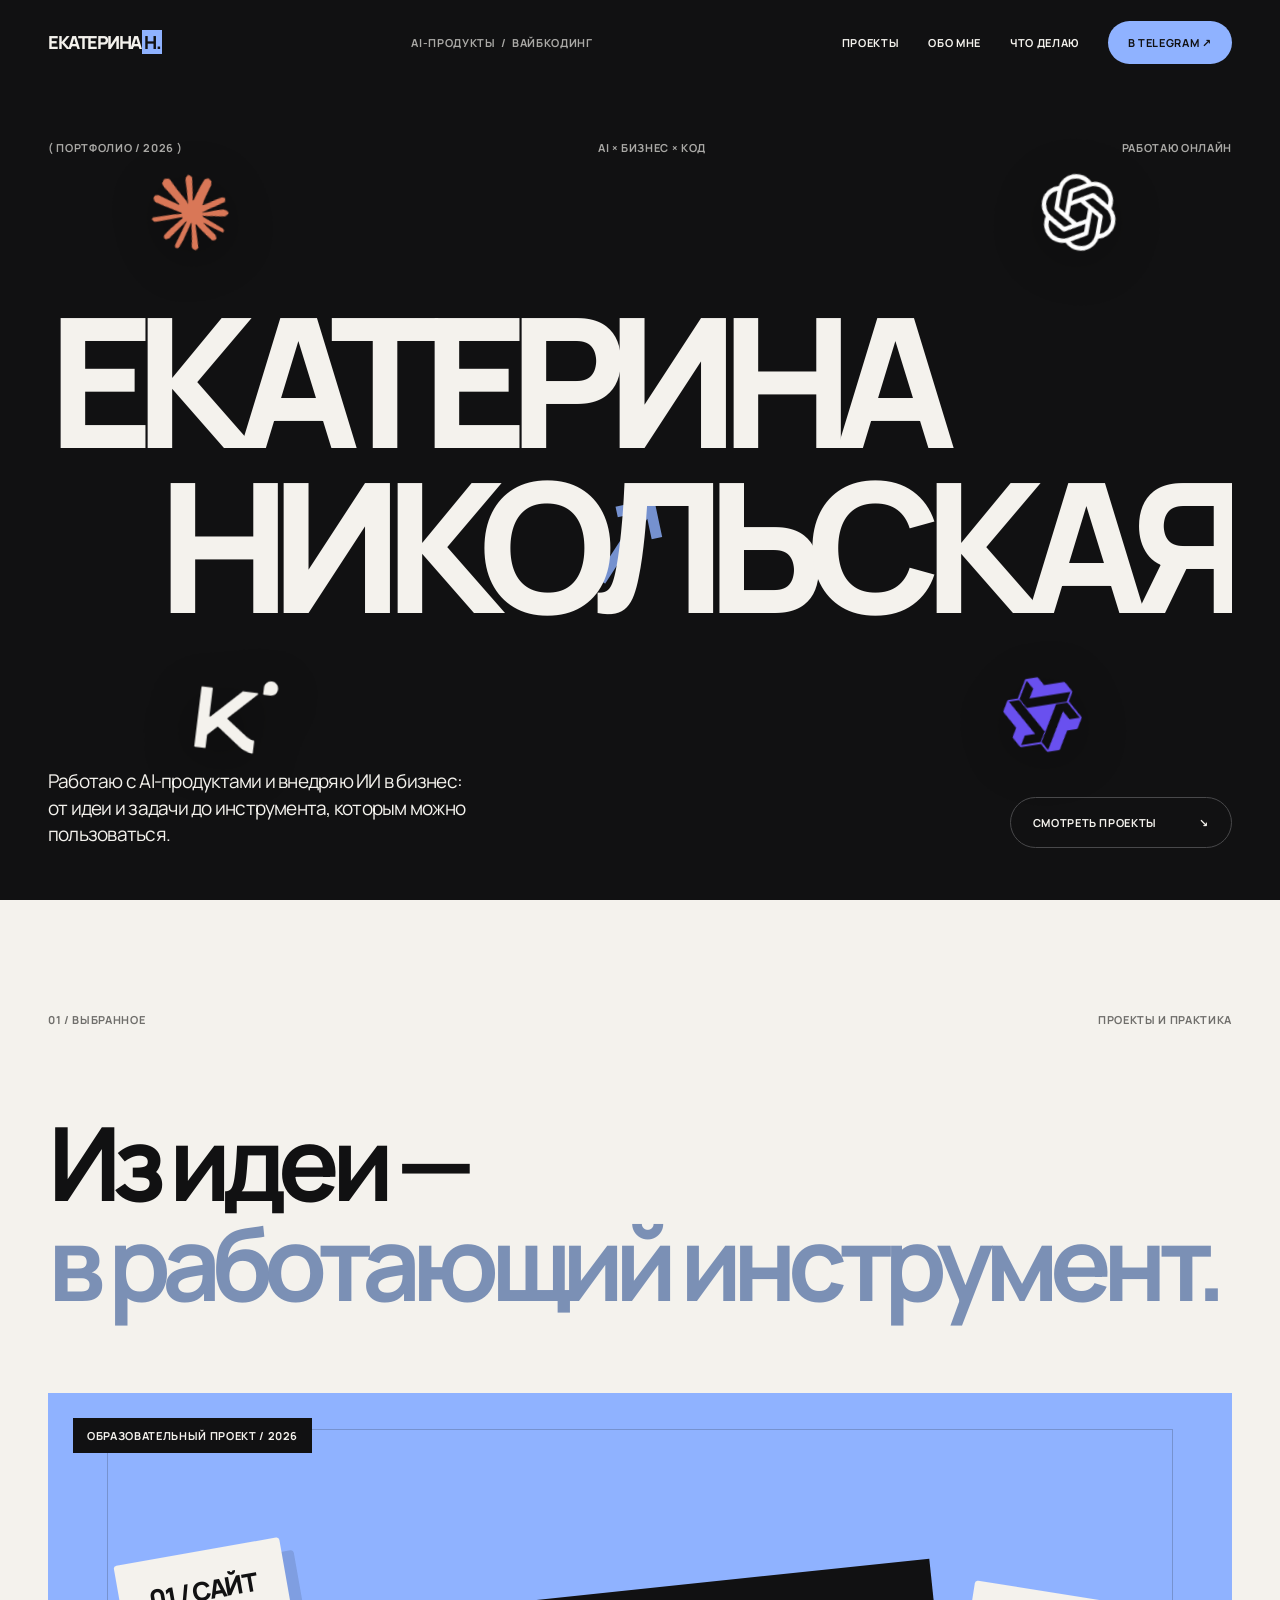
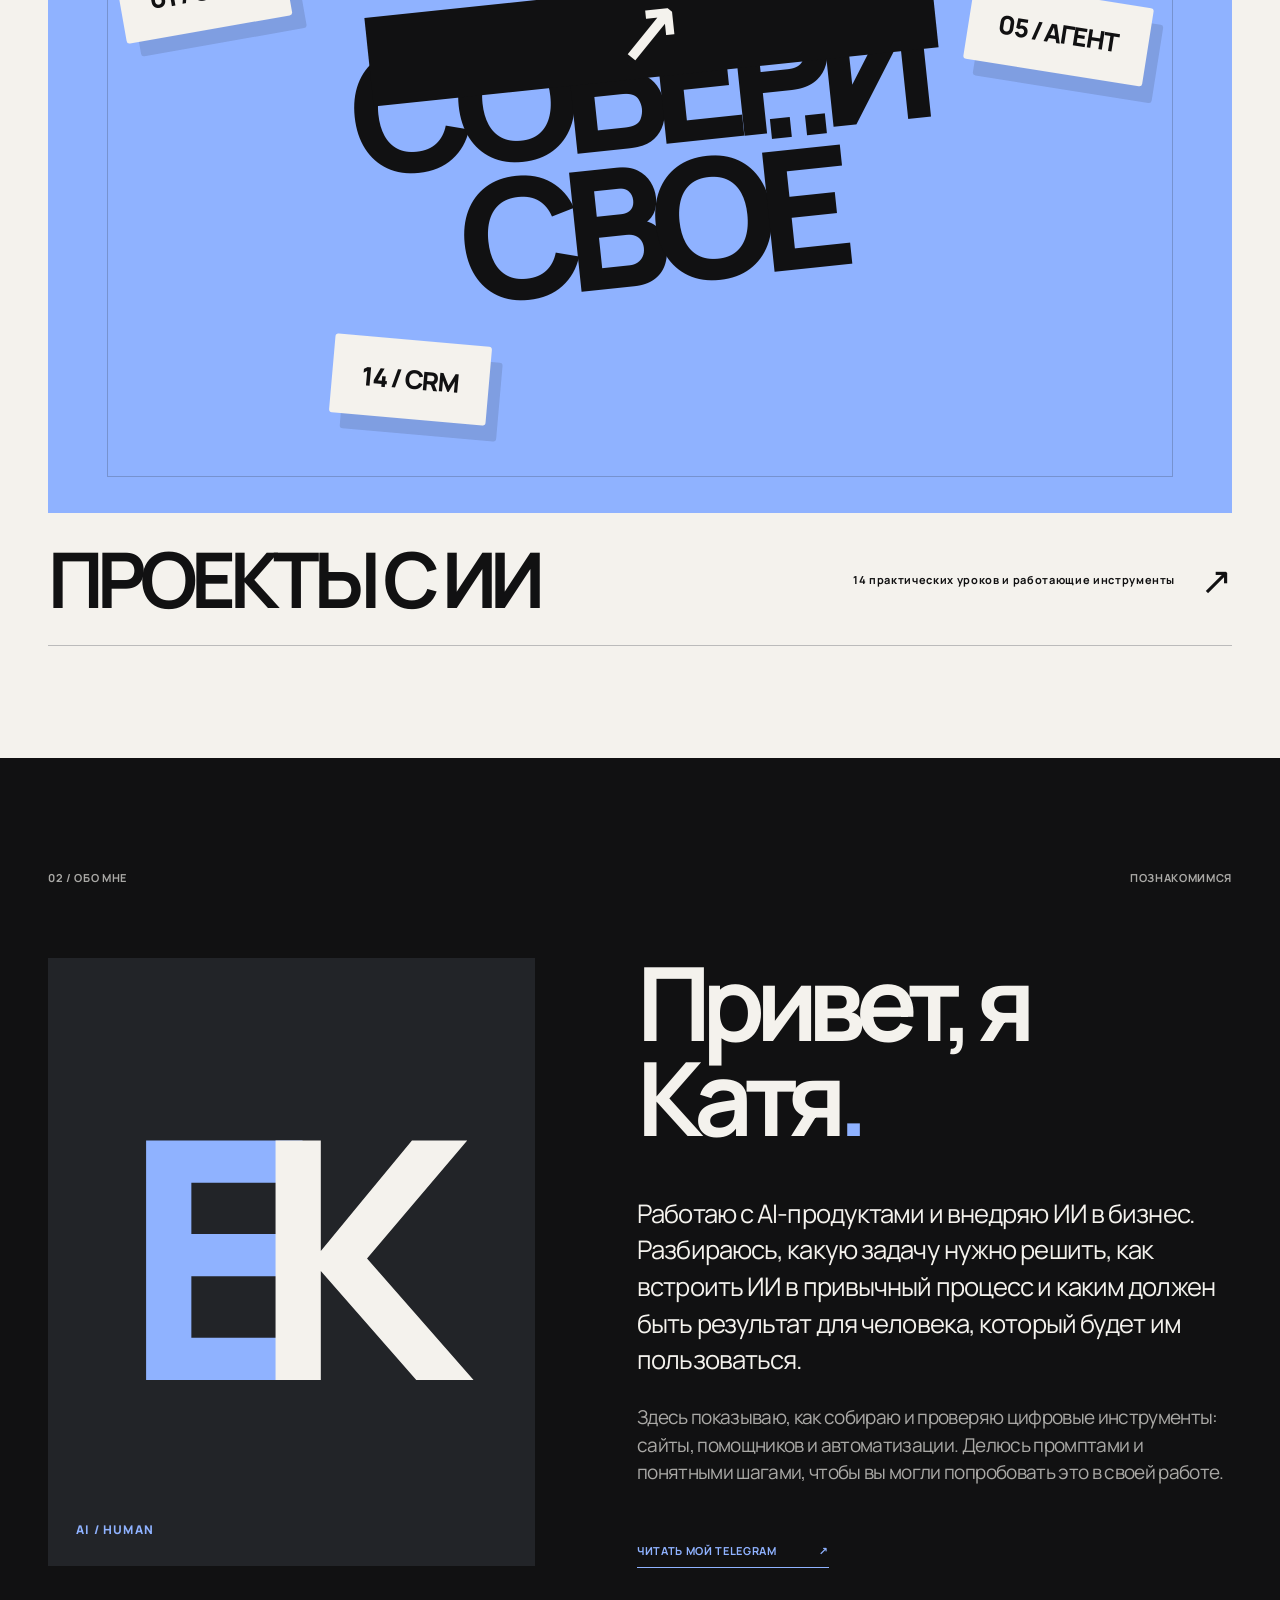
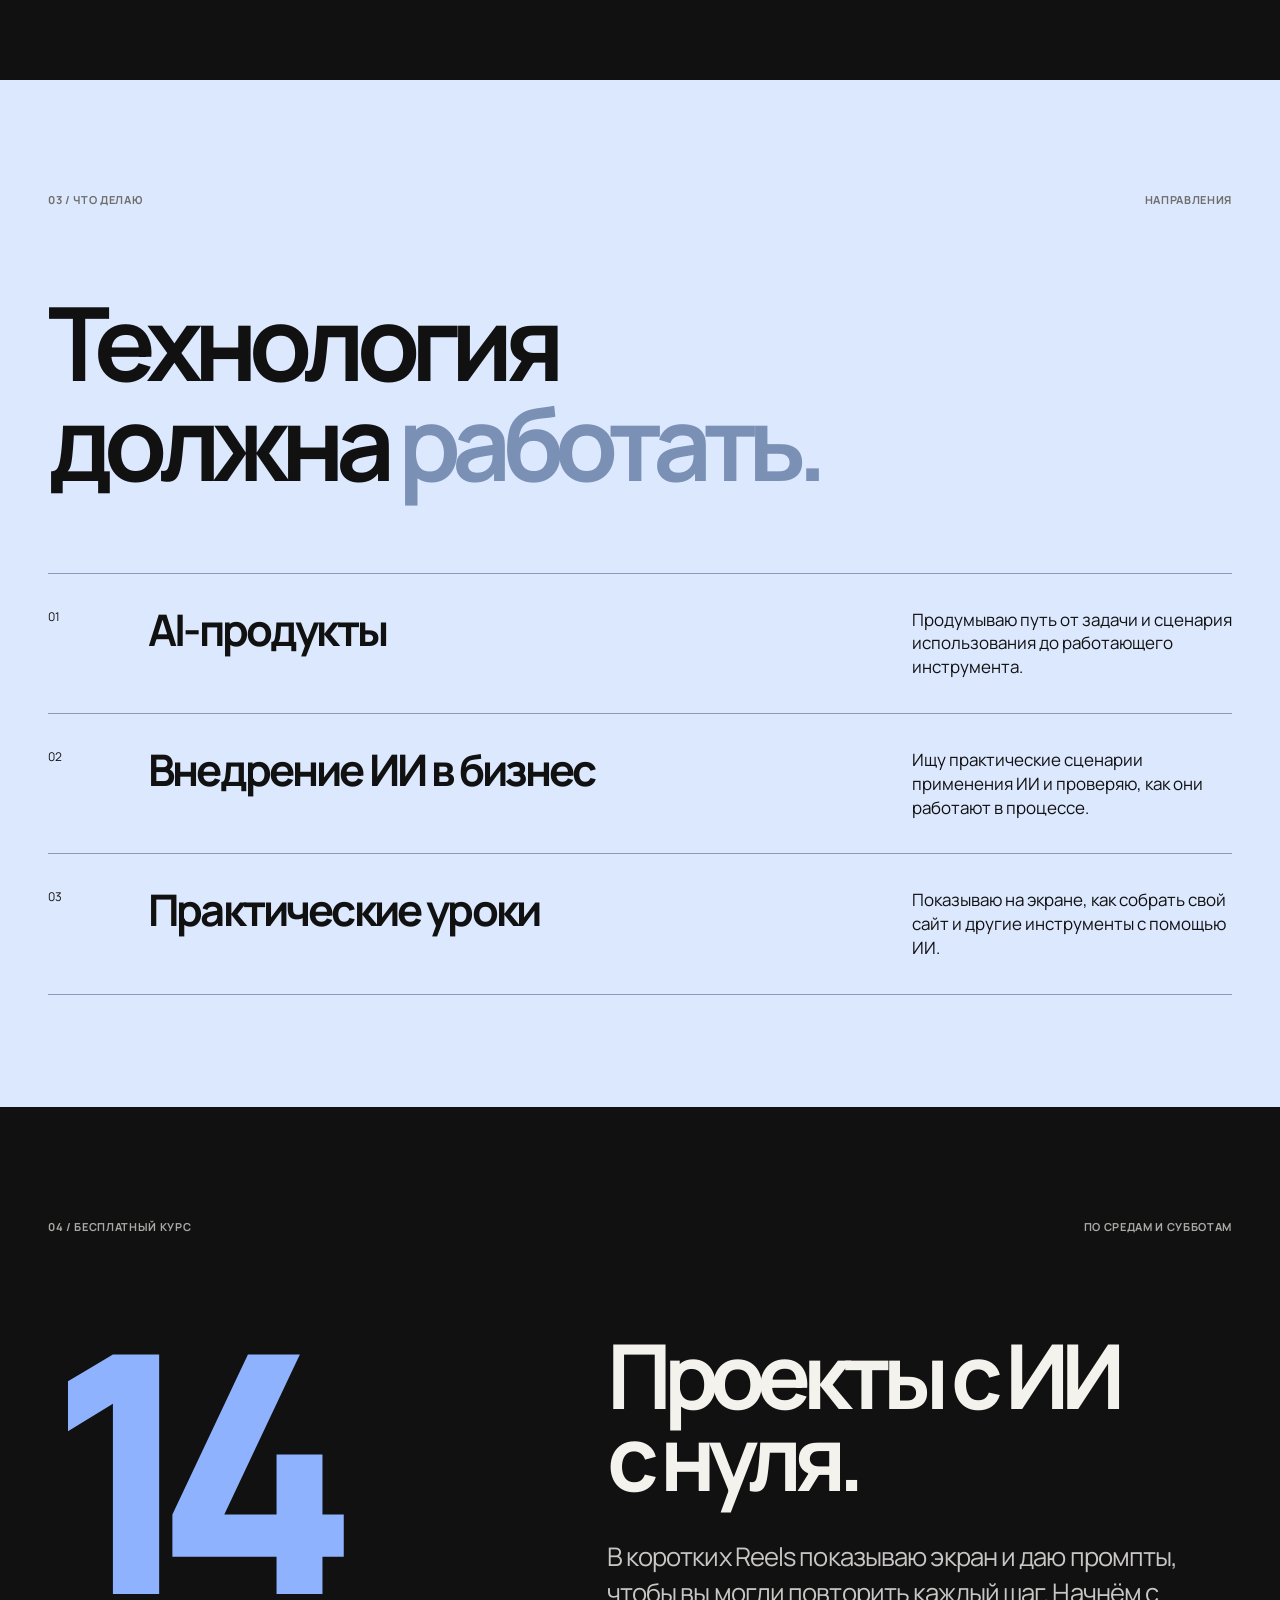
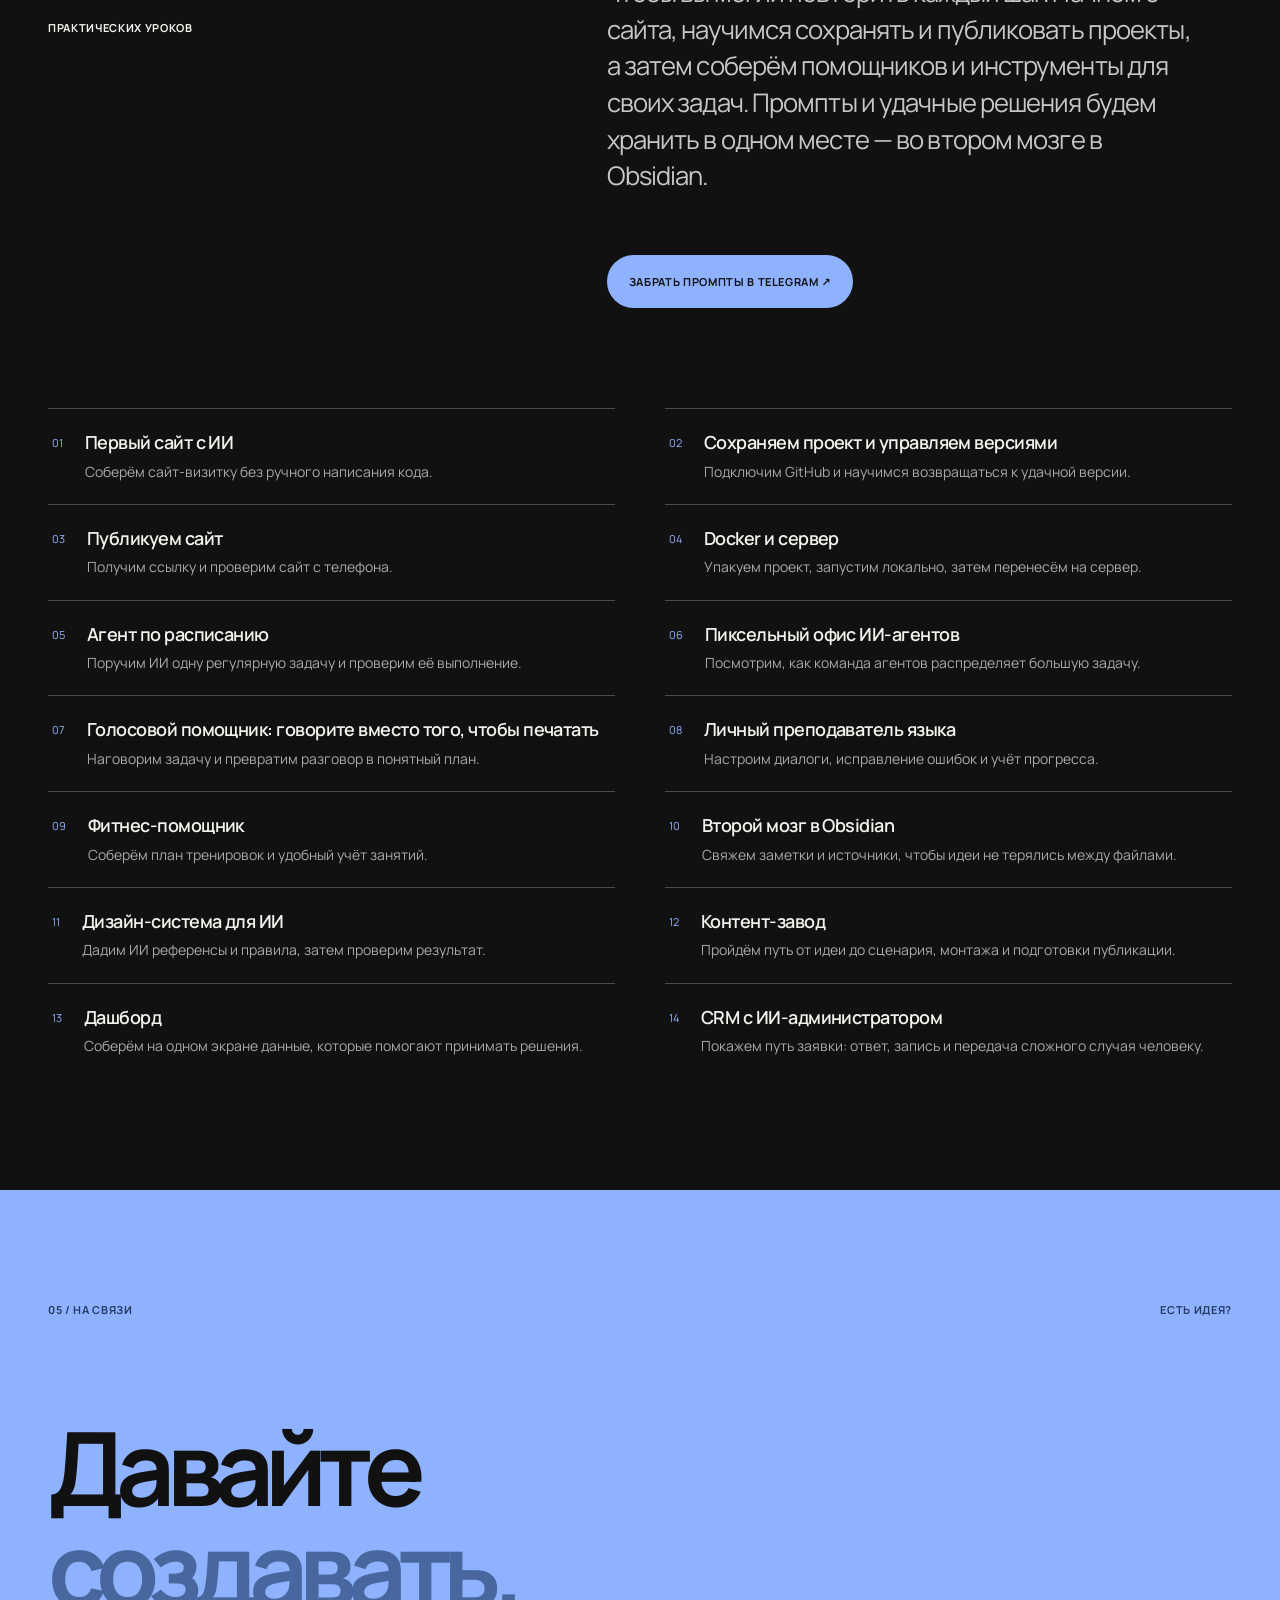
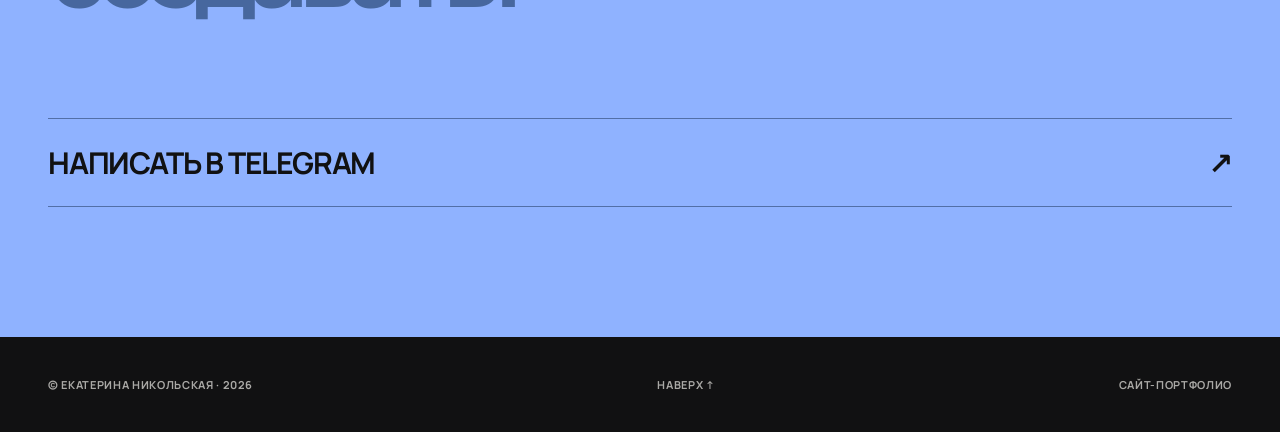
<file: versions/nikolskaya/dab388f/index.html>
<!doctype html>
<html lang="ru">
<head>
  <meta charset="UTF-8" />
  <meta name="viewport" content="width=device-width, initial-scale=1" />
  <meta name="theme-color" content="#111112" />
  <meta name="description" content="Екатерина Никольская — AI-продукты, внедрение ИИ в бизнес и практическое обучение вайбкодингу." />
  <title>Екатерина Никольская — AI-продукты для бизнеса</title>
  <link rel="preconnect" href="https://fonts.googleapis.com" />
  <link rel="preconnect" href="https://fonts.gstatic.com" crossorigin />
  <link href="https://fonts.googleapis.com/css2?family=Manrope:wght@400;500;600;700;800&display=swap" rel="stylesheet" />
  <link rel="stylesheet" href="./style.css" />
</head>
<body>
  <header class="header wrap">
    <a class="logo" href="#top" aria-label="На главную">ЕКАТЕРИНА<span>Н.</span></a>
    <div class="header-middle">AI-ПРОДУКТЫ&nbsp; / &nbsp;ВАЙБКОДИНГ</div>
    <nav aria-label="Основная навигация"><a href="#work">ПРОЕКТЫ</a><a href="#about">ОБО МНЕ</a><a href="#services">ЧТО ДЕЛАЮ</a><a class="nav-cta" href="https://t.me/ai_on_cats" target="_blank" rel="noopener">В TELEGRAM ↗</a></nav>
  </header>
  <main id="top">
    <section class="hero wrap" aria-labelledby="hero-title">
      <div class="hero-meta"><span>( ПОРТФОЛИО / 2026 )</span><span>AI × БИЗНЕС × КОД</span><span>РАБОТАЮ ОНЛАЙН</span></div>
      <h1 id="hero-title"><span>ЕКАТЕРИНА</span><span>НИКОЛЬСКАЯ</span></h1>
      <div class="hero-ai-tools" aria-label="Нейросети, с которыми работаю">
        <div class="hero-ai-tool hero-ai-tool--claude"><img src="./assets/claude.png" alt="Claude" width="128" height="128" /></div>
        <div class="hero-ai-tool hero-ai-tool--openai"><img src="./assets/openai.png" alt="OpenAI" width="128" height="128" /></div>
        <div class="hero-ai-tool hero-ai-tool--kimi"><img src="./assets/kimi.png" alt="Kimi" width="128" height="128" /></div>
        <div class="hero-ai-tool hero-ai-tool--qwen"><img src="./assets/qwen.png" alt="Qwen" width="128" height="128" /></div>
      </div>
      <div class="hero-foot"><p>Работаю с AI-продуктами и внедряю ИИ в бизнес: от идеи и задачи до инструмента, которым можно пользоваться.</p><a class="outline-button" href="#work">СМОТРЕТЬ ПРОЕКТЫ <span>↘</span></a></div>
      <div class="hero-mark" aria-hidden="true">↗</div>
    </section>

    <section class="work" id="work" aria-labelledby="work-title">
      <div class="wrap"><div class="section-top"><span>01 / ВЫБРАННОЕ</span><span>ПРОЕКТЫ И ПРАКТИКА</span></div><h2 id="work-title">Из идеи —<br><em>в работающий инструмент.</em></h2>
      <a class="project" href="#course"><div class="project-visual project-visual-ai" aria-label="Иллюстрация курса по вайбкодингу"><span>ОБРАЗОВАТЕЛЬНЫЙ ПРОЕКТ / 2026</span><div class="visual-word" aria-hidden="true">СОБЕРИ<br>СВОЁ<span>↗</span></div><div class="visual-card visual-card-one" aria-hidden="true">01 / САЙТ</div><div class="visual-card visual-card-two" aria-hidden="true">05 / АГЕНТ</div><div class="visual-card visual-card-three" aria-hidden="true">14 / CRM</div></div><div class="project-bottom"><strong>ПРОЕКТЫ С ИИ</strong><span>14 практических уроков и работающие инструменты</span><b aria-hidden="true">↗</b></div></a>
      </div>
    </section>

    <section class="about wrap" id="about" aria-labelledby="about-title"><div class="section-top"><span>02 / ОБО МНЕ</span><span>ПОЗНАКОМИМСЯ</span></div><div class="about-grid"><div class="portrait portrait-placeholder" aria-label="Место для фотографии Екатерины"><span>Е<span>К</span></span><small>AI / HUMAN</small></div><div class="about-copy"><h2 id="about-title">Привет, я<br>Катя<span class="dot">.</span></h2><p>Работаю с AI-продуктами и внедряю ИИ в бизнес. Разбираюсь, какую задачу нужно решить, как встроить ИИ в привычный процесс и каким должен быть результат для человека, который будет им пользоваться.</p><p>Здесь показываю, как собираю и проверяю цифровые инструменты: сайты, помощников и автоматизации. Делюсь промптами и понятными шагами, чтобы вы могли попробовать это в своей работе.</p><a class="text-link" href="https://t.me/ai_on_cats" target="_blank" rel="noopener">ЧИТАТЬ МОЙ TELEGRAM <span>↗</span></a></div></div></section>

    <section class="services" id="services" aria-labelledby="services-title"><div class="wrap"><div class="section-top"><span>03 / ЧТО ДЕЛАЮ</span><span>НАПРАВЛЕНИЯ</span></div><h2 id="services-title">Технология<br>должна <em>работать.</em></h2><div class="services-list"><div><span>01</span><h3>AI-продукты</h3><p>Продумываю путь от задачи и сценария использования до работающего инструмента.</p></div><div><span>02</span><h3>Внедрение ИИ в бизнес</h3><p>Ищу практические сценарии применения ИИ и проверяю, как они работают в процессе.</p></div><div><span>03</span><h3>Практические уроки</h3><p>Показываю на экране, как собрать свой сайт и другие инструменты с помощью ИИ.</p></div></div></div></section>

    <section class="course wrap" id="course"><div class="section-top"><span>04 / БЕСПЛАТНЫЙ КУРС</span><span>ПО СРЕДАМ И СУББОТАМ</span></div><div class="course-grid"><div><span class="course-number">14</span><span class="course-unit">ПРАКТИЧЕСКИХ УРОКОВ</span></div><div><h2>Проекты с ИИ<br>с нуля.</h2><p>В коротких Reels показываю экран и даю промпты, чтобы вы могли повторить каждый шаг. Начнём с сайта, научимся сохранять и публиковать проекты, а затем соберём помощников и инструменты для своих задач. Промпты и удачные решения будем хранить в одном месте — во втором мозге в Obsidian.</p><a class="fill-button" href="https://t.me/ai_on_cats" target="_blank" rel="noopener">ЗАБРАТЬ ПРОМПТЫ В TELEGRAM ↗</a></div></div><ol class="curriculum"><li><div><strong>Первый сайт с ИИ</strong><span>Соберём сайт-визитку без ручного написания кода.</span></div></li><li><div><strong>Сохраняем проект и управляем версиями</strong><span>Подключим GitHub и научимся возвращаться к удачной версии.</span></div></li><li><div><strong>Публикуем сайт</strong><span>Получим ссылку и проверим сайт с телефона.</span></div></li><li><div><strong>Docker и сервер</strong><span>Упакуем проект, запустим локально, затем перенесём на сервер.</span></div></li><li><div><strong>Агент по расписанию</strong><span>Поручим ИИ одну регулярную задачу и проверим её выполнение.</span></div></li><li><div><strong>Пиксельный офис ИИ-агентов</strong><span>Посмотрим, как команда агентов распределяет большую задачу.</span></div></li><li><div><strong>Голосовой помощник: говорите вместо того, чтобы печатать</strong><span>Наговорим задачу и превратим разговор в понятный план.</span></div></li><li><div><strong>Личный преподаватель языка</strong><span>Настроим диалоги, исправление ошибок и учёт прогресса.</span></div></li><li><div><strong>Фитнес-помощник</strong><span>Соберём план тренировок и удобный учёт занятий.</span></div></li><li><div><strong>Второй мозг в Obsidian</strong><span>Свяжем заметки и источники, чтобы идеи не терялись между файлами.</span></div></li><li><div><strong>Дизайн-система для ИИ</strong><span>Дадим ИИ референсы и правила, затем проверим результат.</span></div></li><li><div><strong>Контент-завод</strong><span>Пройдём путь от идеи до сценария, монтажа и подготовки публикации.</span></div></li><li><div><strong>Дашборд</strong><span>Соберём на одном экране данные, которые помогают принимать решения.</span></div></li><li><div><strong>CRM с ИИ-администратором</strong><span>Покажем путь заявки: ответ, запись и передача сложного случая человеку.</span></div></li></ol></section>

    <section class="contact" id="contact"><div class="wrap"><div class="section-top"><span>05 / НА СВЯЗИ</span><span>ЕСТЬ ИДЕЯ?</span></div><h2>Давайте<br><em>создавать.</em></h2><a href="https://t.me/ai_on_cats" target="_blank" rel="noopener" class="contact-link">НАПИСАТЬ В TELEGRAM <span>↗</span></a></div></section>
  </main>
  <footer class="footer wrap"><span>© ЕКАТЕРИНА НИКОЛЬСКАЯ · 2026</span><a href="#top">НАВЕРХ ↑</a><span>САЙТ-ПОРТФОЛИО</span></footer>
</body>
</html>
</file>
<file: mark-belov/fonts.css>
@font-face {
  font-family: 'Manrope';
  font-style: normal;
  font-weight: 400;
  font-display: swap;
  src: url(./fonts/font-0.ttf) format('truetype');
}
@font-face {
  font-family: 'Manrope';
  font-style: normal;
  font-weight: 500;
  font-display: swap;
  src: url(./fonts/font-1.ttf) format('truetype');
}
@font-face {
  font-family: 'Manrope';
  font-style: normal;
  font-weight: 600;
  font-display: swap;
  src: url(./fonts/font-2.ttf) format('truetype');
}
@font-face {
  font-family: 'Oswald';
  font-style: normal;
  font-weight: 500;
  font-display: swap;
  src: url(./fonts/font-3.ttf) format('truetype');
}
@font-face {
  font-family: 'Oswald';
  font-style: normal;
  font-weight: 600;
  font-display: swap;
  src: url(./fonts/font-4.ttf) format('truetype');
}
@font-face {
  font-family: 'Oswald';
  font-style: normal;
  font-weight: 700;
  font-display: swap;
  src: url(./fonts/font-5.ttf) format('truetype');
}
</file>
<file: mark-belov/style.css>
:root{--ink:#090909;--paper:#f3f0e8;--white:#f3f2ee;--blue:#91afff;--gutter:5vw}*{box-sizing:border-box}html{scroll-behavior:smooth;scroll-padding-top:28px}body{margin:0;background:var(--ink);color:var(--white);font-family:Manrope,Arial,sans-serif}a{color:inherit;text-decoration:none}button{font:inherit;cursor:pointer}img{display:block;max-width:100%}h1,h2,h3,h4,p,figure{margin:0}h1,h2,h3,.brand,.button,.header nav,.contact-link{font-family:Oswald,sans-serif;font-weight:700}h1,h2{line-height:1.02;letter-spacing:-.045em}h2{font-size:clamp(52px,7.2vw,110px)}p{line-height:1.65}em{font-weight:inherit}a:focus-visible,button:focus-visible,summary:focus-visible{outline:3px solid var(--blue);outline-offset:6px}.light :focus-visible{outline-color:#244bc6}.skip{position:fixed;top:-100px;left:20px;z-index:20;background:var(--paper);color:var(--ink);padding:15px}.skip:focus{top:10px}.header{display:flex;align-items:center;justify-content:space-between;gap:30px;padding:24px var(--gutter)}.brand{font-size:26px;white-space:nowrap}.header nav{display:flex;gap:25px;font-size:15px;text-transform:uppercase}.header nav a:hover{color:var(--blue)}.button{display:inline-flex;gap:38px;align-items:center;justify-content:space-between;padding:16px 22px;text-transform:uppercase;font-size:16px}.outline{border:1px solid #777}.solid{background:var(--ink);color:var(--white);border:1px solid var(--ink)}.button:hover{background:var(--blue);color:var(--ink)}.eyebrow{text-transform:uppercase;font-size:12px;font-weight:600;letter-spacing:.08em}.hero{padding:65px var(--gutter) 60px;display:grid;grid-template-columns:55% 45%;grid-template-rows:1fr auto;min-height:760px;position:relative}.hero-name{align-self:center;position:relative;z-index:1}.hero h1{font-size:clamp(90px,9vw,138px);margin:30px 0 45px}.dot{color:var(--blue)}.avatar-stage{grid-column:2;grid-row:1/3;min-width:0;display:flex;align-items:center;justify-content:center;position:relative;perspective:1000px}.avatar{width:115%;max-width:115%;object-fit:contain;will-change:transform;transition:transform .22s ease-out;filter:drop-shadow(0 20px 35px #0005)}.avatar-note{position:absolute;bottom:0;right:0;font-size:10px;letter-spacing:.1em;color:#999}.hero-bottom{grid-column:1;max-width:490px}.tools{display:flex;align-items:center;gap:28px;margin:0 0 30px}.tools span{display:flex;align-items:center;height:38px}.tools svg{height:36px;max-width:44px}.hero-bottom p{font-size:16px;color:#ccc}.text-link{display:inline-flex;gap:40px;border-bottom:1px solid #777;margin-top:26px;padding-bottom:8px;font-size:13px}.pad{padding:100px var(--gutter)}.light{background:var(--paper);color:var(--ink)}.directions{position:relative;padding-bottom:70px}.directions h2{margin-top:50px;font-size:clamp(50px,8vw,120px)}.directions h2 em{color:#637da9}.aside{max-width:290px;margin:30px 0 0 auto;font-size:15px}.about{display:grid;grid-template-columns:1fr 1fr;gap:8vw;align-items:start;padding-top:75px}.about h2{margin:35px 0}.about p:not(.eyebrow){max-width:520px;margin-bottom:22px;font-size:16px}.about .button{margin-top:18px}.portrait{width:min(100%,500px);aspect-ratio:1;position:relative;justify-self:end}.portrait img{position:absolute;width:100%;height:100%;object-fit:cover}.section-head{display:flex;justify-content:space-between;gap:20px;font-size:12px}.work h2{margin:45px 0 60px}.projects{display:grid;grid-template-columns:1fr 1fr;gap:32px}.project-cover{display:block;aspect-ratio:1;position:relative;overflow:hidden;padding:24px;color:var(--ink)}.orbit{background:#91afff}.mock-nav{display:flex;justify-content:space-between;align-items:center;font-size:24px;font-weight:600}.mock-nav span{font-size:7px;letter-spacing:.03em}.orbit-title{position:relative;font-size:clamp(28px,3.8vw,58px);line-height:1.06;letter-spacing:-.05em;margin-top:55px;z-index:1}.orbit-title i{font-family:Georgia,serif;font-weight:400}.orbit-shape{position:absolute;width:55%;height:70%;border:40px solid #111;right:-12%;bottom:-18%;border-radius:50%;transform:rotate(30deg)}.mock-label{position:absolute;bottom:24px;left:24px;font-size:8px;letter-spacing:.06em;z-index:2}.rhythm{background:#c7c9bc}.phone{width:53%;margin:18px auto 0;background:#f9f8f3;border:7px solid #181918;border-radius:25px;padding:15px 13px;transform:rotate(-8deg);box-shadow:15px 18px 0 #0001}.phone-top{display:flex;justify-content:space-between;font-size:8px;margin-bottom:18px}.phone p{font-size:8px;color:#777}.phone h4{font-size:24px;letter-spacing:-1px;margin:5px 0 12px}.ring{width:105px;height:105px;border-radius:50%;border:12px solid #cdd2c5;border-top-color:#68765c;border-right-color:#68765c;border-bottom-color:#68765c;display:grid;place-items:center;margin:12px auto}.ring b{font-size:24px;text-align:center}.ring span{display:block;font-size:6px;font-weight:400}.habit{padding:10px 0;border-bottom:1px solid #ddd;font-size:7px;display:flex;justify-content:space-between}.project-caption{display:flex;align-items:center;justify-content:space-between;gap:12px;margin:24px 0 18px}.project-caption h3{font-size:28px}.project-caption span{font-size:11px;color:#aaa}.projects details{border-top:1px solid #444}.projects summary{padding:15px 0;display:flex;justify-content:space-between;cursor:pointer;font-size:13px}.projects details p{font-size:14px;color:#bbb;padding:5px 0 20px}.services h2{margin:40px 0 65px}.service-row{border-top:1px solid #bbb;padding:30px 0;display:grid;grid-template-columns:60px 1fr 1fr;gap:25px}.service-row:last-child{border-bottom:1px solid #bbb}.service-row>span{font-size:12px;padding-top:8px}.service-row h3{font-size:28px;line-height:1.2}.service-row p{font-size:14px;max-width:440px}.notes-head{display:grid;grid-template-columns:1fr 1fr;gap:50px;align-items:end;margin:45px 0 65px}.notes-head p{max-width:360px;color:#bbb;font-size:15px;justify-self:end}.notes details{border-top:1px solid #454545}.notes details:last-child{border-bottom:1px solid #454545}.notes summary{display:flex;align-items:center;gap:25px;cursor:pointer;padding:28px 0;font-size:clamp(18px,2.4vw,30px);list-style:none}.num{font-size:11px;color:#999}.notes summary b{margin-left:auto;font-weight:400}.answer{max-width:800px;padding:0 35px 30px;font-size:16px;line-height:1.65;color:#ccc}details[open] summary b,details[open] summary>span:last-child{transform:rotate(45deg)}.contact h2{margin:45px 0 65px;font-size:clamp(60px,9vw,140px)}.contact-link{display:flex;justify-content:space-between;width:100%;padding:25px 0;border:0;border-top:1px solid #888;border-bottom:1px solid #888;background:none;font-size:clamp(24px,3vw,44px);color:var(--ink);text-align:left}.contact-link:hover span{transform:translate(5px,-5px)}.demo{margin-top:25px;font-size:11px;color:#666}footer{display:flex;align-items:center;justify-content:space-between;gap:20px;padding:35px var(--gutter);font-size:11px;color:#aaa}dialog{width:min(600px,calc(100% - 40px));padding:45px;background:var(--paper);color:var(--ink);border:0}dialog::backdrop{background:#000b}dialog h2{font-size:55px;margin:30px 0}dialog p{font-size:15px}dialog .button{margin-top:25px}.close{position:absolute;right:15px;top:10px;font-size:28px;border:0;background:none}summary::-webkit-details-marker{display:none}
@media(max-width:1000px){.header nav{gap:14px;font-size:13px}.header .button{padding:12px;font-size:13px;gap:12px}.hero{min-height:650px;padding-top:45px}.hero h1{font-size:95px}.avatar{width:110%;max-width:110%}.pad{padding-top:75px;padding-bottom:75px}.about{gap:40px}.project-cover{padding:18px}.orbit-title{margin-top:35px}.phone{width:65%;padding:10px}.ring{width:80px;height:80px;border-width:9px}.service-row{grid-template-columns:30px 1fr 1fr}.service-row h3{font-size:23px}}
@media(max-width:650px){:root{--gutter:20px}.header{padding-top:20px;padding-bottom:20px}.brand{font-size:23px}.header nav{display:none}.header .button{font-size:12px}.hero{display:flex;flex-direction:column;padding-top:35px;min-height:0;padding-bottom:50px}.hero-name{align-self:stretch}.hero .eyebrow{font-size:10px}.hero h1{font-size:100px;margin:20px 0 0}.avatar-stage{height:340px;margin:0 0 35px}.avatar{width:360px;max-width:110%;max-height:360px}.avatar-note{font-size:8px;bottom:-10px;right:0}.hero-bottom{max-width:none}.hero-bottom p{font-size:15px}.tools{margin-bottom:22px;gap:28px}.pad{padding-top:60px;padding-bottom:60px}.directions h2{font-size:clamp(38px,10vw,65px);margin-top:30px}.aside{margin-left:0}.about{display:flex;flex-direction:column;gap:40px}.about h2{font-size:67px}.about p:not(.eyebrow){font-size:15px}.portrait{width:min(100%,380px)}.section-head{flex-direction:column;gap:8px}.work h2{font-size:52px;margin:30px 0 40px}.projects{grid-template-columns:1fr;gap:45px}.project-cover{aspect-ratio:1}.orbit-title{font-size:39px}.phone{max-width:200px}.project-caption h3{font-size:26px}.project-caption span{font-size:10px}.service-row{grid-template-columns:24px 1fr;gap:16px}.service-row p{grid-column:2}.service-row h3{font-size:24px}.services h2{margin-bottom:40px}.notes-head{grid-template-columns:1fr;gap:25px;margin:30px 0 40px}.notes-head p{justify-self:start}.notes summary{font-size:18px;gap:12px}.answer{padding-left:0;font-size:14px}.contact h2{font-size:clamp(48px,12vw,76px);margin:30px 0 40px}footer{flex-wrap:wrap;gap:20px}footer span{font-size:9px}dialog{padding:30px}dialog h2{font-size:40px}}
@media(prefers-reduced-motion:reduce){html{scroll-behavior:auto}.avatar{transition:none}}
@media(min-width:651px){.avatar-stage .avatar{position:absolute;height:100%;width:110%;max-width:110%}.hero{min-height:calc(100svh - 100px)}.avatar-stage{min-height:450px}}

@media (max-width: 650px) {
  .avatar-stage { align-self: center; width: 100%; }
  .avatar { width: min(360px, 100%); height: 100%; max-width: 100%; }
}
</file>
<file: shared/preloader.css>
.site-preloader {
  display: none;
  position: fixed;
  inset: 0;
  z-index: 9999;
  place-content: center;
  justify-items: center;
  gap: 18px;
  padding: 24px;
  background: var(--loader-bg, #090909);
  color: var(--loader-text, #f3f2ee);
  text-align: center;
  pointer-events: none;
  transition: opacity .3s ease;
}
.is-loading .site-preloader { display: grid; }
.site-preloader.is-ready { opacity: 0; }
.site-preloader strong {
  font: var(--loader-font, 700 clamp(44px, 10vw, 116px)/1.05 Oswald, Arial, sans-serif);
}
.site-preloader span { font: 12px/1.4 Arial, sans-serif; letter-spacing: .16em; }
.site-preloader::after {
  content: "";
  width: min(160px, 50vw);
  height: 2px;
  background: currentColor;
  opacity: .65;
  animation: loader-pulse .9s ease-in-out infinite alternate;
}
.school-preloader {
  --loader-bg: #f4efe5;
  --loader-text: #26221c;
  --loader-font: 500 clamp(32px, 7vw, 86px)/1.1 "Cormorant Garamond", Georgia, serif;
}
@keyframes loader-pulse { from { transform: scaleX(.3); } to { transform: scaleX(1); } }
@media (prefers-reduced-motion: reduce) {
  .site-preloader { transition: none; }
  .site-preloader::after { animation: none; }
}
</file>
<file: nikolskaya-romans/fonts.css>
@font-face {
  font-family: 'Manrope';
  font-style: normal;
  font-weight: 400;
  font-display: swap;
  src: url(./fonts/font-0.ttf) format('truetype');
}
@font-face {
  font-family: 'Manrope';
  font-style: normal;
  font-weight: 500;
  font-display: swap;
  src: url(./fonts/font-1.ttf) format('truetype');
}
@font-face {
  font-family: 'Manrope';
  font-style: normal;
  font-weight: 600;
  font-display: swap;
  src: url(./fonts/font-2.ttf) format('truetype');
}
@font-face {
  font-family: 'Oswald';
  font-style: normal;
  font-weight: 500;
  font-display: swap;
  src: url(./fonts/font-3.ttf) format('truetype');
}
@font-face {
  font-family: 'Oswald';
  font-style: normal;
  font-weight: 600;
  font-display: swap;
  src: url(./fonts/font-4.ttf) format('truetype');
}
@font-face {
  font-family: 'Oswald';
  font-style: normal;
  font-weight: 700;
  font-display: swap;
  src: url(./fonts/font-5.ttf) format('truetype');
}
</file>
<file: nikolskaya-romans/style.css>
:root{--black:#090909;--white:#f0f0ef;--accent:#91afff;--display:'Oswald','Arial Narrow',sans-serif;--body:'Manrope',Arial,sans-serif}*{box-sizing:border-box}html{scroll-behavior:smooth;scroll-padding-top:80px}body{margin:0;background:var(--black);color:var(--white);font-family:var(--body);font-size:14px}a{color:inherit;text-decoration:none}button{font:inherit;color:inherit;cursor:pointer}img{display:block;max-width:100%;object-fit:cover}h1,h2,h3,p{margin:0}h1,h2,h3,.wordmark,.header nav,.telegram-top,.menu-button{font-family:var(--display);font-weight:700;text-transform:uppercase}h2{font-size:clamp(60px,7.7vw,120px);line-height:.99;letter-spacing:-.055em}em{font-style:italic;font-weight:inherit}p{line-height:1.5}button{border:0}a,button{-webkit-tap-highlight-color:transparent}:focus-visible{outline:2px solid var(--accent);outline-offset:6px}.skip{position:fixed;top:-100px;padding:15px;background:white;color:black;z-index:200}.skip:focus{top:0}.header{height:82px;padding:22px 28px;position:absolute;top:0;left:0;width:100%;display:flex;align-items:center;justify-content:space-between;z-index:30;gap:25px}.wordmark{font-size:24px;letter-spacing:-1px;white-space:nowrap}.header nav{display:flex;gap:19px;font-size:12px}.header nav a:hover{font-style:italic}.telegram-top{border:1px solid #a5a5a5;padding:8px 10px;font-size:12px;white-space:nowrap}.telegram-top span{margin-right:8px}.menu-button{display:none}.hero{min-height:100svh;position:relative;display:flex;align-items:center;justify-content:center;padding:125px 28px 110px}.hero h1{width:100%;font-size:clamp(80px,14.3vw,225px);line-height:1.03;letter-spacing:-.065em}.hero-first{display:block;transform-origin:left;transform:scaleY(1.15)}.hero-second{display:flex;align-items:center;justify-content:flex-end;gap:2vw;margin-top:2.2vw}.hero-second em{display:block;white-space:nowrap;transform:scaleY(1.15);transform-origin:right}.showreel{display:block;position:relative;width:13vw;max-width:205px;height:10.5vw;max-height:170px;background:#8daaed;padding:0;flex-shrink:0;transform:skew(-10deg);overflow:hidden}.tool-frame{display:block;height:100%;position:relative}.tool-frame img{position:absolute;left:20%;top:15%;width:60%;height:70%;object-fit:contain;opacity:0;animation:tool-cycle 12s infinite;transform:skew(10deg)}.tool-frame img:nth-child(2){animation-delay:3s}.tool-frame img:nth-child(3){animation-delay:6s}.tool-frame img:nth-child(4){animation-delay:9s}.play-icon{display:grid;place-items:center;position:absolute;left:50%;top:50%;width:28px;height:28px;background:#fff;color:black;transform:translate(-50%,-50%) skew(10deg);font-family:var(--body);font-size:17px;font-weight:400}.showreel:hover .play-icon{width:42px;height:42px}.hero-foot{position:absolute;bottom:27px;left:28px;right:28px;display:flex;justify-content:space-between;align-items:flex-end;gap:25px}.hero-foot p{max-width:630px;font-size:13px}.hero-caption{position:absolute;right:28px;bottom:90px;font-size:9px;letter-spacing:.09em;color:#999}.square-button{width:36px;height:36px;border:1px solid #535353;display:grid;place-items:center;font-size:21px}.light{background:var(--white);color:var(--black)}.eyebrow{font:600 10px/1.4 var(--body);text-transform:uppercase;letter-spacing:.06em}.specialisms{padding:110px 28px 75px;text-align:center}.specialisms>.eyebrow{margin-bottom:50px}.specialism-lines{display:flex;flex-direction:column;align-items:center}.specialism-lines>a{font-family:var(--display);font-size:clamp(45px,8.7vw,140px);line-height:1.04;letter-spacing:-.055em;font-weight:700;display:flex;align-items:center;gap:15px;white-space:nowrap}.specialism-lines>a:hover{font-style:italic}.inline-tile{width:1em;height:.86em;display:inline-flex;align-items:center;justify-content:center;vertical-align:middle;margin:0 4px}.inline-tile img{width:74%;height:74%;object-fit:contain}.clay{background:#dc8769}.black{background:#111}.purple{background:#d2c5fb}.blue{background:#7b9fed}.specialisms-bottom{margin:60px auto 0;max-width:500px}.specialisms-bottom p{font-size:13px}.block-button{display:inline-flex;justify-content:space-between;align-items:center;gap:48px;background:var(--black);color:var(--white);padding:14px 16px;font-family:var(--display);font-weight:600;font-size:13px;min-height:44px}.block-button span{font-family:var(--body);font-size:19px;font-weight:400}.block-button:hover span{transform:translate(3px,-2px)}.specialisms-bottom .block-button{margin-top:28px}.inverse{background:var(--white);color:var(--black)}.about{padding:16px 28px 80px;display:grid;grid-template-columns:1fr 1fr;gap:30px}.about-copy{padding:55px 5vw 25px 0;display:flex;align-items:flex-start;flex-direction:column}.about-copy .eyebrow{margin-bottom:40px}.about-copy h2{font-size:clamp(65px,6.6vw,110px);margin-bottom:26px}.about-copy p:not(.eyebrow){max-width:520px;margin-bottom:16px;font-size:14px;line-height:1.55}.about-copy>.block-button{margin-top:35px}.about-art{min-height:670px;background:#9bb5ff;position:relative;overflow:hidden;display:flex;align-items:center;justify-content:center}.art-label,.art-caption{position:absolute;left:25px;font-size:10px;font-weight:600}.art-label{top:25px}.art-caption{bottom:25px}.initials{font-family:var(--display);font-size:clamp(230px,35vw,550px);letter-spacing:-.1em;line-height:.9;transform:rotate(-9deg);color:#111}.initials>span{display:inline-block;color:#f1eddf;position:relative;margin-left:-.05em}.art-tools{position:absolute;inset:0}.art-tools img{position:absolute;width:90px;height:90px;object-fit:contain;left:9%;bottom:14%;transform:rotate(-12deg)}.art-tools img:last-child{left:auto;bottom:auto;right:9%;top:18%;transform:rotate(14deg)}.work{position:relative;min-height:2400px;padding:120px 28px 100px}.work-heading{position:sticky;top:24vh;left:0;text-align:center;max-width:600px;margin:0 auto;z-index:1;pointer-events:none}.work-heading h2{font-size:clamp(95px,10vw,165px);margin:22px 0 35px;line-height:.94}.work-heading .block-button{pointer-events:auto}.project-flow{position:relative;margin-top:-300px;z-index:2;display:grid;grid-template-columns:1fr 1fr;column-gap:20%;row-gap:220px;pointer-events:none}.project{display:block;pointer-events:auto;position:relative;max-width:490px}.project:nth-child(even){margin-top:420px}.project:nth-child(3){margin-top:-70px}.project-image{position:relative;aspect-ratio:1.12;overflow:hidden}.project-image>img{width:100%;height:100%;transition:transform .7s;object-fit:cover}.project:hover .project-image>img{transform:scale(1.045)}.project-site .project-image{background:#adc5ff;padding:30px 20px;display:flex;align-items:center}.project-site .project-image>img{height:auto;box-shadow:0 12px 35px #0005}.project-arrow{position:absolute;right:15px;bottom:15px;width:32px;height:32px;display:grid;place-items:center;background:#fff;color:#000;font-family:var(--body);font-size:20px}.project-caption{margin-top:15px;max-width:350px}.project-caption h3{font-size:19px;letter-spacing:-.03em}.project-caption p{font-size:11px;color:#c4c4c4;margin:5px 0 12px}.project-caption>span{font-size:9px;color:#8b8b8b}.agent-art{background:#cc492a;display:grid;place-items:center}.agent-window{width:76%;background:#eaded0;color:#292620;padding:15px;transform:rotate(-7deg);box-shadow:9px 12px 0 #572118}.agent-top{display:flex;justify-content:space-between;font-size:8px;padding-bottom:12px;border-bottom:1px solid #a9a092}.agent-lines{display:flex;align-items:center;flex-direction:column;padding:20px 0;gap:7px}.agent-lines>span{font-family:var(--display);font-size:25px}.agent-lines i{font-size:17px}.agent-lines .done{background:#d0dd9a;padding:6px 15px}.brain-art{background:#6644cd;color:#c3b2ff;display:grid;place-items:center}.brain-art svg{position:absolute;inset:0;width:100%;height:100%}.brain-art>span:not(.project-arrow){position:relative;font:700 clamp(45px,6vw,90px)/1 var(--display);letter-spacing:-.04em;color:white;text-align:center}.crm-art{background:#c5d773;color:#11220a;padding:26px;display:flex;align-items:center;justify-content:space-between;gap:15px}.crm-word{font:700 clamp(60px,7vw,110px)/.95 var(--display);letter-spacing:-.055em}.crm-tags{display:flex;flex-direction:column;gap:13px;transform:rotate(7deg)}.crm-tags>span{background:#0f2610;color:#d7f1b4;font-family:var(--display);font-size:18px;padding:10px 12px}.services{padding:100px 28px}.services h2{margin-top:35px;max-width:1100px}.service-grid{display:grid;grid-template-columns:repeat(3,1fr);gap:60px;margin-top:80px}.service-grid article{border-top:1px solid #777;padding-top:20px}.service-grid article>span{font-size:10px}.service-grid h3{font-size:31px;line-height:1.12;margin:24px 0 16px;letter-spacing:-.03em}.service-grid p{max-width:360px;font-size:13px}.course{padding:110px 28px}.course-intro{display:grid;grid-template-columns:1.1fr 1fr;gap:12vw}.course h2{font-size:clamp(95px,12vw,180px);margin-top:45px}.big-number{font:700 145px/.9 var(--display);letter-spacing:-.06em;display:block}.course-unit{font-size:10px;margin:16px 0 30px}.course-summary>p:last-of-type{font-size:14px;max-width:500px}.course-summary .block-button{margin-top:28px}.curriculum{margin-top:110px}.curriculum details{border-top:1px solid #424242;padding:0 3px}.curriculum details:last-child{border-bottom:1px solid #424242}.curriculum summary{display:flex;align-items:center;gap:25px;padding:24px 0;cursor:pointer;list-style:none}.curriculum summary::-webkit-details-marker{display:none}.curriculum summary>span{font-size:10px;width:28px;color:#8a8a8a;flex-shrink:0}.curriculum h3{font-size:clamp(23px,2.9vw,40px);line-height:1.2;letter-spacing:-.025em}.curriculum summary>b{font-size:26px;font-weight:400;margin-left:auto}.curriculum details[open] summary>b{transform:rotate(45deg)}.curriculum details>p{font-size:14px;padding:5px 60px 20px;max-width:850px}.curriculum details>a{display:inline-block;margin:0 60px 30px;font-size:12px;text-decoration:underline;text-underline-offset:5px}.contact{padding:65px 28px 60px;overflow:hidden}.contact>.eyebrow{text-align:center;margin-bottom:55px}.contact-title{display:block;text-align:center;font-family:var(--display);font-weight:700;font-size:clamp(100px,16vw,250px);letter-spacing:-.06em;line-height:.98}.contact-title>span,.contact-title>em{display:block}.contact-title:hover em{color:#506db1}.contact-bottom{margin-top:65px;display:flex;align-items:flex-start;justify-content:space-between;gap:30px}.contact-bottom>div{font-family:var(--display);font-size:22px;font-weight:700;line-height:1.25;display:flex;flex-direction:column}footer{display:flex;justify-content:space-between;gap:30px;padding:22px 28px;font-size:9px;color:#a9a9a9}#intro-dialog{background:var(--black);color:var(--white);border:1px solid #555;width:min(950px,95vw);max-height:90vh;padding:60px}#intro-dialog::backdrop{background:#111c;backdrop-filter:blur(14px)}.close-dialog{position:absolute;right:18px;top:15px;background:transparent;color:white;font-size:34px}#intro-dialog h2{font-size:clamp(45px,7vw,90px);margin:35px 0}#intro-dialog>p:not(.eyebrow){max-width:600px}.dialog-tools{display:flex;gap:25px;margin:30px 0}.dialog-tools img{width:44px;height:44px;object-fit:contain}body.dialog-open{overflow:hidden}.js .reveal{opacity:0;transform:translateY(35px);transition:opacity .75s,transform .75s}.js .reveal.visible{opacity:1;transform:none}@keyframes tool-cycle{0%,22%{opacity:1}25%,100%{opacity:0}}
@media(min-width:1800px){.hero h1{font-size:15vw}.hero{padding-left:2vw;padding-right:2vw}.hero-second{gap:3vw}}
@media(max-width:1000px){.header nav{gap:12px;font-size:11px}.header{padding-left:20px;padding-right:20px}.wordmark{font-size:20px}.hero h1{font-size:13.6vw}.hero{padding-left:20px;padding-right:20px}.hero-second{gap:1.8vw}.specialism-lines>a{font-size:8.1vw;gap:8px}.about{gap:22px}.about-copy{padding-right:5px}.about-art{min-height:600px}.art-tools img{width:65px;height:65px}.work{min-height:2100px}.project-flow{column-gap:12%;row-gap:200px}.project:nth-child(even){margin-top:380px}.service-grid{gap:25px}.course-intro{gap:7vw}.contact-title{font-size:15.4vw}}
@media(max-width:650px){html{scroll-padding-top:20px}.header{height:74px;padding:22px 17px}.wordmark{font-size:20px}.header nav,.telegram-top{display:none}.menu-button{display:flex;align-items:center;gap:15px;background:transparent;padding:0;font-size:14px}.menu-button span{font:24px var(--body)}#mobile-menu:not([hidden]){display:flex;position:fixed;inset:74px 0 0;background:#090909;z-index:40;padding:50px 22px;flex-direction:column;gap:25px;font:700 42px/1 var(--display)}body.menu-open{overflow:hidden}.menu-open .header{position:fixed;background:#090909;z-index:50}.hero{min-height:100svh;padding:100px 17px 160px;align-items:center}.hero h1{font-size:14.3vw;line-height:1.18;margin-top:-4vh}.hero-first{transform:scaleY(1.25)}.hero-second{display:block;margin-top:1.4vw;position:relative;text-align:right}.hero-second em{transform:scaleY(1.25);font-size:.94em}.showreel{width:31vw;height:23vw;max-width:none;max-height:none;margin:6vw auto 7vw}.play-icon{width:24px;height:24px;font-size:15px}.hero-foot{left:17px;right:17px;bottom:22px;gap:22px;align-items:flex-end}.hero-foot p{font-size:11px;max-width:285px}.hero-caption{bottom:135px;right:auto;left:17px;font-size:8px}.square-button{width:32px;height:32px;flex-shrink:0}.specialisms{padding:70px 15px 60px}.specialisms>.eyebrow{font-size:9px;margin-bottom:35px}.specialism-lines>a{font-size:8.1vw;gap:4px;line-height:1.18;letter-spacing:-.045em}.inline-tile{margin:0 2px;width:1.05em;height:.95em}.specialisms-bottom{margin-top:40px}.specialisms-bottom p{font-size:11px}.block-button{font-size:12px;padding:11px 13px;gap:35px}.about{padding:10px 17px 60px;grid-template-columns:1fr;gap:30px}.about-copy{padding:20px 0 0}.about-copy .eyebrow{margin-bottom:25px}.about-copy h2{font-size:75px;margin-bottom:24px}.about-copy p:not(.eyebrow){font-size:13px}.about-copy>.block-button{margin-top:15px}.about-art{min-height:430px}.initials{font-size:300px}.art-label,.art-caption{font-size:9px;left:20px}.art-tools img{width:62px;height:62px}.work{padding:80px 17px 70px;min-height:0}.work-heading{position:relative;top:auto;max-width:none}.work-heading h2{font-size:100px}.project-flow{margin-top:55px;display:grid;grid-template-columns:1fr;gap:55px}.project{max-width:none}.project:nth-child(even),.project:nth-child(3){margin-top:0}.project:nth-child(even){margin-left:30px}.project:nth-child(odd){margin-right:30px}.project-caption h3{font-size:20px}.project-caption p{font-size:11px}.agent-lines>span{font-size:24px}.brain-art>span:not(.project-arrow){font-size:66px}.crm-word{font-size:80px}.crm-tags>span{font-size:16px;padding:9px}.services{padding:65px 17px}.services h2{font-size:13vw;letter-spacing:-.05em;margin-top:25px}.service-grid{grid-template-columns:1fr;gap:30px;margin-top:40px}.service-grid h3{font-size:29px;margin:16px 0 12px}.service-grid p{font-size:13px}.course{padding:70px 17px}.course-intro{grid-template-columns:1fr;gap:45px}.course h2{font-size:105px;margin-top:35px}.course-intro .eyebrow{font-size:8px}.course-summary{position:relative}.big-number{font-size:100px}.course-unit{margin-bottom:22px}.course-summary>p:last-of-type{font-size:13px}.curriculum{margin-top:60px}.curriculum summary{gap:12px;padding:20px 0}.curriculum summary>span{width:18px;font-size:9px}.curriculum h3{font-size:23px;line-height:1.12}.curriculum summary>b{font-size:22px}.curriculum details>p{padding:0 32px 20px;font-size:12px}.curriculum details>a{margin:0 32px 24px;font-size:11px}.contact{padding:55px 17px 35px}.contact>.eyebrow{font-size:9px;margin-bottom:35px}.contact-title{font-size:15vw}.contact-bottom{margin-top:40px;gap:25px;flex-wrap:wrap}.contact-bottom>div{font-size:18px;width:75%}.contact-bottom>.block-button{width:100%}footer{padding:22px 17px;gap:20px;flex-wrap:wrap;font-size:8px}footer>span:nth-child(2){display:none}#intro-dialog{padding:45px 22px 30px}#intro-dialog h2{font-size:48px}#intro-dialog>p:not(.eyebrow){font-size:13px}}
@media(prefers-reduced-motion:reduce){html{scroll-behavior:auto}*,*:before,*:after{animation:none!important;transition:none!important}.tool-frame img{opacity:0}.tool-frame img:first-child{opacity:1}.js .reveal{opacity:1;transform:none}}
/* Keep italic glyphs inside the viewport, including their optical overhang. */
.hero-second em{padding-right:.13em;font-size:.96em}.clay{background:#e8dbcb}
@media(max-width:650px){.hero-second em{font-size:.94em;padding-right:.08em}}

/* Static edge logos, with a reserved central column for the name. */
.hero h1{padding:0 105px;font-size:clamp(78px,11.8vw,205px)}.hero-first{text-align:center}.hero-second{justify-content:center;margin-top:3vw}.hero-second em{text-align:center;padding-right:.13em}.hero .hero-logo{position:absolute;top:50%;width:76px;height:76px;padding:0;max-width:none;max-height:none;transform:translateY(-50%);background:transparent;display:grid;place-items:center;overflow:visible;margin:0}.hero .hero-logo img{width:100%;height:100%;object-fit:contain;animation:none;opacity:1;transform:none}.hero-logo-openai{left:28px}.hero-logo-kimi{right:28px}.hero .hero-logo:hover{opacity:.75}
@media(max-width:1000px) and (min-width:651px){.hero h1{padding:0 70px;font-size:11.5vw}.hero .hero-logo{width:52px;height:52px}.hero-logo-openai{left:18px}.hero-logo-kimi{right:18px}}
@media(max-width:650px){.hero h1{padding:0;font-size:14.3vw;margin-top:-4vh}.hero-second{margin-top:125px}.hero .hero-logo{top:calc(50% - 35px);width:52px;height:52px;transform:translateY(-50%)}.hero-logo-openai{left:25px}.hero-logo-kimi{right:25px}}

/* Split hero with an AI-generated sculpture. */
.hero{justify-content:flex-start;padding:130px 5vw 140px;isolation:isolate;min-height:100svh}
.hero h1{width:56%;padding:0;font-size:clamp(65px,8vw,130px);position:relative;z-index:2;margin:0}
.hero-first{text-align:left;transform:none}.hero-second{justify-content:flex-start;margin-top:16px}.hero-second em{text-align:left;padding:0;transform:none}
.hero-head{position:absolute;right:0;top:9%;width:49%;height:81%;object-fit:contain;z-index:0;mix-blend-mode:screen}
.hero .hero-logo{top:auto;bottom:115px;width:36px;height:36px;transform:none;z-index:2}
.hero .hero-logo-openai{left:5vw;right:auto}.hero .hero-logo-kimi{left:calc(5vw + 58px);right:auto}
.hero-foot{left:5vw;right:5vw;z-index:2}.hero-foot p{max-width:50%;font-size:12px}.hero-caption{right:5vw;bottom:90px;z-index:2}
@media(max-width:650px){.hero{padding:110px 20px 150px;min-height:100svh;display:flex;flex-direction:column;align-items:flex-start;justify-content:flex-start}.hero h1{width:100%;font-size:13.8vw;margin:0}.hero-second{margin-top:8px}.hero-second em{font-size:1em}.hero-head{position:relative;top:auto;right:auto;width:80%;height:350px;margin:-10px 0 0 auto;object-fit:contain}.hero .hero-logo{bottom:110px;top:auto;width:30px;height:30px}.hero .hero-logo-openai{left:20px}.hero .hero-logo-kimi{left:70px}.hero-foot{left:20px;right:20px;bottom:24px}.hero-foot p{max-width:83%;font-size:11px}.hero-caption{display:none}}

.hero-head{mix-blend-mode:normal}

.hero-tools{position:absolute;left:5vw;bottom:115px;display:flex;align-items:center;gap:24px;z-index:3}.hero-tools span{display:flex;align-items:center;justify-content:center;width:36px;height:36px}.hero-tools img{width:100%;height:100%;object-fit:contain}.hero-head{transform:perspective(1000px) rotateX(var(--head-x,0deg)) rotateY(var(--head-y,0deg));transition:transform .3s ease-out;transform-origin:50% 45%}
@media(max-width:650px){.hero-tools{left:20px;bottom:110px;gap:19px}.hero-tools span{width:30px;height:30px}}
@media(prefers-reduced-motion:reduce){.hero-head{transform:none;transition:none}}

.hero-head{transition:transform .18s ease-out;transform:perspective(800px) rotateX(var(--head-x,0deg)) rotateY(var(--head-y,0deg))}
@media(prefers-reduced-motion:reduce){.hero-head{transform:none;transition:none}}
/* Align the top home link to the hero's left content grid. */
.header{padding-left:5vw}
@media(max-width:650px){.header{padding-left:20px}}

/* Square portrait stays within the About copy, without stretching. */
.about-art.about-photo{min-height:0;width:min(100%,500px);aspect-ratio:1;align-self:center;justify-self:center;background:#11091d;display:block;position:relative;overflow:hidden}
.about-photo>img{position:absolute;inset:0;width:100%;height:100%;min-height:0;object-fit:cover;object-position:center 35%}
@media(max-width:700px){.about-art.about-photo{width:min(100%,380px)}}

/* Shared left grid for hero and all editorial sections. */
:root{--page-gutter:5vw}.header,.hero,.about,.work,.course,.contact,footer{padding-left:var(--page-gutter);padding-right:var(--page-gutter)}
@media(max-width:650px){:root{--page-gutter:20px}}

@media (max-width: 650px) {
  .hero-head { align-self: center; margin: -10px auto 0; }
}
</file>
<file: nikolskaya/style-v6.css>
/* Personal portfolio inspired by editorial scale and rhythm of Mike Wilcock. */
:root{--bg:#111112;--surface:#1b1b1c;--ink:#f4f2ed;--muted:#aaa9a6;--blue:#8fb2ff;--line:#49494b;--white:#fff;--shell:1488px;font-family:Manrope,system-ui,sans-serif}*{box-sizing:border-box}html{scroll-behavior:smooth}body{margin:0;background:var(--bg);color:var(--ink)}a{color:inherit;text-decoration:none}a:focus-visible{outline:2px solid var(--blue);outline-offset:5px}img{display:block;max-width:100%}.wrap{width:min(calc(100% - 96px),var(--shell));margin:auto}.header{height:84px;display:flex;align-items:center;justify-content:space-between;gap:25px}.logo{font-size:18px;font-weight:800;letter-spacing:-.08em;white-space:nowrap}.logo span{background:var(--blue);color:var(--bg);padding:0 2px;margin-left:1px}.header-middle,.header nav,.hero-meta,.section-top,.outline-button,.nav-cta,.project-visual span,.project-bottom span,.project-note,.text-link,.course-unit,.fill-button,.contact-link,.footer{font-size:11px;letter-spacing:.06em;font-weight:700}.header-middle,.hero-meta,.section-top,.project-note,.footer{color:var(--muted)}.header nav{display:flex;align-items:center;gap:29px}.header nav a:hover,.footer a:hover,.text-link:hover{color:var(--blue)}.nav-cta{background:var(--blue);color:var(--bg);border-radius:30px;padding:14px 20px}.hero{min-height:calc(100svh - 84px);position:relative;display:flex;flex-direction:column;justify-content:space-between;padding-top:56px;padding-bottom:52px;overflow:hidden}.hero-meta,.section-top{display:flex;justify-content:space-between;gap:20px}.hero h1{margin:auto 0;font-size:clamp(96px,14.1vw,235px);line-height:.91;letter-spacing:-.103em;font-weight:800;position:relative;z-index:1}.hero h1 span{display:block}.hero h1 span:last-child{text-align:right}.hero-foot{display:flex;align-items:end;justify-content:space-between;gap:28px;position:relative;z-index:2}.hero-foot p{max-width:425px;margin:0;font-size:19px;line-height:1.4;letter-spacing:-.04em}.outline-button{border:1px solid var(--line);border-radius:50px;padding:17px 22px;display:flex;gap:42px;white-space:nowrap;transition:background .25s,color .25s}.outline-button:hover{background:var(--ink);color:var(--bg)}.hero-mark{position:absolute;left:44%;top:44%;font-size:130px;color:var(--blue);opacity:.8;transform:rotate(-12deg);pointer-events:none}.work,.services,.contact{padding:112px 0;background:var(--ink);color:var(--bg)}.work .section-top,.services .section-top{color:#6f6e6b}.work h2,.services h2,.contact h2{font-size:clamp(54px,8vw,132px);line-height:.98;letter-spacing:-.085em;margin:85px 0 80px}.work h2 em,.services h2 em,.contact h2 em{font-style:normal;color:#7b90b5}.project{display:block}.project-visual{height:min(62vw,720px);min-height:380px;background:#dce7ed;position:relative;overflow:hidden}.project-visual img{width:100%;height:100%;object-fit:cover;transition:transform .6s}.project:hover .project-visual img{transform:scale(1.035)}.project-visual span{position:absolute;top:25px;left:25px;background:var(--bg);color:var(--ink);padding:10px 14px}.project-bottom{display:flex;align-items:center;gap:25px;border-bottom:1px solid #bbb;padding:28px 0}.project-bottom strong{font-size:clamp(38px,6vw,85px);letter-spacing:-.085em;line-height:1}.project-bottom span{margin-left:auto}.project-bottom b{font-size:38px;font-weight:400}.project-note{margin-top:16px;line-height:1.5}.about{padding-top:112px;padding-bottom:112px}.about-grid{display:grid;grid-template-columns:.9fr 1.1fr;gap:8vw;align-items:center;margin-top:70px}.portrait{aspect-ratio:4/5;overflow:hidden;background:var(--surface)}.portrait img{width:100%;height:100%;object-fit:cover;filter:grayscale(1)}.about h2,.course h2{font-size:clamp(64px,8vw,140px);line-height:.92;letter-spacing:-.09em;margin:0 0 52px}.dot{color:var(--blue)}.about p,.course p{max-width:600px;font-size:clamp(18px,2vw,26px);line-height:1.43;letter-spacing:-.035em}.about p+p{color:var(--muted);font-size:19px}.text-link{display:inline-flex;margin-top:38px;padding-bottom:9px;gap:42px;border-bottom:1px solid var(--blue);color:var(--blue)}.services{background:#dce8fd}.services h2{margin-bottom:80px}.services-list>div{display:grid;grid-template-columns:80px 1fr 1fr;gap:20px;border-top:1px solid #8a9bb9;padding:34px 0;align-items:start}.services-list>div:last-child{border-bottom:1px solid #8a9bb9}.services-list span{font-size:12px}.services-list h3{font-size:clamp(26px,3.4vw,50px);letter-spacing:-.065em;line-height:1;margin:0}.services-list p{font-size:17px;line-height:1.4;max-width:320px;margin:0 0 0 auto}.course{padding-top:112px;padding-bottom:112px}.course-grid{display:grid;grid-template-columns:.75fr 1fr;gap:7vw;margin-top:100px}.course-grid>div:first-child{display:flex;flex-direction:column}.course-number{color:var(--blue);font-size:clamp(180px,26vw,400px);letter-spacing:-.13em;font-weight:800;line-height:.8}.course-unit{margin-top:20px}.course h2{font-size:clamp(54px,7vw,110px);margin:0 0 40px}.course p{color:#c8c7c5}.fill-button{display:inline-flex;background:var(--blue);color:var(--bg);padding:19px 22px;border-radius:50px;margin-top:35px}.contact{background:var(--blue);padding-bottom:130px}.contact .section-top{color:#273d68}.contact h2{margin:100px 0;color:var(--bg)}.contact h2 em{color:#47679e}.contact-link{display:flex;justify-content:space-between;border-top:1px solid #526fa7;border-bottom:1px solid #526fa7;padding:23px 0;font-size:clamp(16px,2.5vw,30px);letter-spacing:-.04em}.footer{height:95px;display:flex;align-items:center;justify-content:space-between;gap:15px}
@media(max-width:900px){.header-middle{display:none}.header nav{gap:14px}.hero h1{font-size:14vw}.hero-mark{font-size:90px}.services-list>div{grid-template-columns:50px 1fr}.services-list p{grid-column:2;margin:0}.course-grid{grid-template-columns:1fr}.course-number{font-size:230px}.course-grid>div:first-child{margin-bottom:35px}}
@media(max-width:620px){.wrap{width:min(calc(100% - 36px),var(--shell))}.header{height:68px}.header nav a:not(.nav-cta){display:none}.nav-cta{padding:12px 14px}.hero{min-height:calc(100svh - 68px);padding-top:25px;padding-bottom:33px}.hero-meta{font-size:9px}.hero-meta span:nth-child(2){display:none}.hero h1{font-size:clamp(50px,15.4vw,95px);letter-spacing:-.105em;line-height:.98}.hero h1 span:last-child{text-align:left}.hero-foot{align-items:start;flex-direction:column}.hero-foot p{font-size:16px;max-width:300px}.hero-mark{left:auto;right:10%;top:34%;font-size:65px}.work,.services,.contact{padding:75px 0}.work h2,.services h2,.contact h2{font-size:clamp(47px,10.8vw,70px);margin:58px 0 45px}.project-visual{min-height:0;height:330px}.project-bottom{gap:10px;flex-wrap:wrap}.project-bottom strong{font-size:50px}.project-bottom span{order:3;flex-basis:100%;margin:0}.project-bottom b{margin-left:auto}.about{padding-top:75px;padding-bottom:75px}.about-grid{display:flex;flex-direction:column;gap:45px;margin-top:45px;align-items:stretch}.portrait{max-height:550px}.about h2{font-size:75px;margin-bottom:35px}.about p,.course p{font-size:18px}.about p+p{font-size:16px}.services-list>div{padding:25px 0}.services-list h3{font-size:30px}.services-list p{font-size:15px}.course{padding-top:75px;padding-bottom:75px}.course-grid{margin-top:55px}.course-number{font-size:190px}.course h2{font-size:64px}.contact h2{margin:75px 0}.footer{height:auto;padding:27px 0;flex-wrap:wrap}.footer span:last-child{display:none}}
@media(max-width:390px){.hero h1{font-size:14.7vw}.hero-meta span:last-child{display:none}.project-visual{height:270px}.course-number{font-size:165px}}
@media(prefers-reduced-motion:reduce){html{scroll-behavior:auto}*,*::before,*::after{transition-duration:.01ms!important;animation-duration:.01ms!important}}
.curriculum{list-style:none;counter-reset:lesson;display:grid;grid-template-columns:repeat(2,minmax(0,1fr));gap:0 50px;padding:0;margin:100px 0 0}.curriculum li{counter-increment:lesson;border-top:1px solid var(--line);padding:22px 4px;display:flex;gap:22px;font-size:18px;line-height:1.3;letter-spacing:-.03em}.curriculum li::before{content:counter(lesson,decimal-leading-zero);font-size:11px;letter-spacing:0;color:var(--blue);padding-top:5px}@media(max-width:620px){.curriculum{grid-template-columns:1fr;margin-top:60px}.curriculum li{font-size:16px;padding:17px 0}}
/* Motion and course artwork */
.hero h1 span:first-child{animation:headline-enter .85s cubic-bezier(.2,.8,.2,1) both}.hero h1 span:last-child{animation:headline-enter .85s .12s cubic-bezier(.2,.8,.2,1) both}.hero-mark{animation:mark-float 5s ease-in-out infinite}.project-visual-ai{background:var(--blue);color:var(--bg);isolation:isolate;display:flex;align-items:center;justify-content:center}.project-visual-ai::before{content:"";position:absolute;inset:5%;border:1px solid #11111233;pointer-events:none}.project-visual-ai>span{background:var(--bg);color:var(--ink);z-index:3}.visual-word{font-size:clamp(78px,13vw,230px);font-weight:800;line-height:.83;letter-spacing:-.115em;position:relative;z-index:1;text-align:center;transform:rotate(-6deg);transition:transform .6s cubic-bezier(.2,.8,.2,1)}.visual-word span{font-size:.5em;color:var(--ink);position:absolute;right:-.28em;top:-.3em}.project:hover .visual-word{transform:rotate(-2deg) scale(1.03)}.visual-card{position:absolute;z-index:2;background:var(--ink);color:var(--bg);padding:22px 30px;border-radius:3px;font-size:clamp(14px,2vw,30px);font-weight:800;letter-spacing:-.05em;box-shadow:12px 15px 0 #11111220;animation:card-float 5s ease-in-out infinite}.visual-card-one{top:22%;left:6%;transform:rotate(-10deg)}.visual-card-two{right:7%;top:28%;transform:rotate(9deg);animation-delay:-2s}.visual-card-three{bottom:13%;left:24%;transform:rotate(5deg);animation-delay:-3s}.portrait-placeholder{display:flex;flex-direction:column;justify-content:space-between;padding:28px;background:#222428;color:var(--blue)}.portrait-placeholder>span{font-size:clamp(180px,26vw,420px);font-weight:800;letter-spacing:-.2em;line-height:.8;margin:auto;transform:translateX(-.08em)}.portrait-placeholder>span span{color:var(--ink)}.portrait-placeholder small{font-size:12px;font-weight:800;letter-spacing:.1em}.project-bottom strong{overflow-wrap:anywhere}@keyframes headline-enter{from{opacity:0;transform:translateY(35px)}to{opacity:1;transform:translateY(0)}}@keyframes mark-float{50%{transform:translateY(-20px) rotate(8deg)}}@keyframes card-float{50%{translate:0 -12px}}@media(max-width:620px){.visual-word{font-size:clamp(64px,17vw,110px)}.visual-card{font-size:12px;padding:11px 13px}.visual-card-one{top:20%;left:5%}.visual-card-two{right:5%;top:34%}.visual-card-three{bottom:12%;left:18%}.portrait-placeholder>span{font-size:60vw}}
@media(prefers-reduced-motion:reduce){.hero h1 span,.hero-mark,.visual-card{animation:none!important}}

/* Lesson titles and practical outcomes */
.curriculum li > div{min-width:0;display:flex;flex-direction:column;gap:7px}
.curriculum li strong{font:inherit;font-weight:600}
.curriculum li span{display:block;color:var(--muted);font-size:14px;line-height:1.45;letter-spacing:0}
@media(max-width:620px){.curriculum li span{font-size:13px}}

/* AI marks are positioned as part of the hero composition. */
.hero-ai-tools{position:absolute;inset:0;z-index:2;pointer-events:none}
.hero-ai-tool{position:absolute;width:clamp(74px,7.3vw,122px);aspect-ratio:1;display:grid;place-items:center;filter:drop-shadow(0 10px 24px #0007);animation:ai-float 6s ease-in-out infinite}
.hero-ai-tool img{display:block;width:100%;height:100%;object-fit:contain}
.hero-ai-tool--claude{left:8%;top:10%;transform:rotate(-12deg);animation-delay:-1s}
.hero-ai-tool--openai{right:9%;top:10%;transform:rotate(10deg);animation-delay:-3s}
.hero-ai-tool--kimi{left:12%;bottom:17%;transform:rotate(7deg);animation-delay:-2s}
.hero-ai-tool--qwen{right:12%;bottom:17%;transform:rotate(-9deg);animation-delay:-4s}
@keyframes ai-float{50%{translate:0 -9px}}
@media(max-width:900px){
.hero-ai-tool{width:clamp(62px,9vw,86px)}
.hero-ai-tool--claude{left:5%;top:17%}.hero-ai-tool--openai{right:5%;top:19%}
.hero-ai-tool--kimi{left:7%;bottom:22%}.hero-ai-tool--qwen{right:7%;bottom:20%}
}
@media(max-width:620px){
.hero-ai-tool{width:clamp(62px,17vw,78px);filter:drop-shadow(0 7px 15px #0008)}
.hero-ai-tool--claude{left:10%;top:18%}.hero-ai-tool--openai{right:9%;top:22%}
.hero-ai-tool--kimi{left:8%;bottom:29%}.hero-ai-tool--qwen{right:8%;bottom:27%}
.hero-mark{top:23%}
}
@media(prefers-reduced-motion:reduce){.hero-ai-tool{animation:none}}

/* Contact emphasis requested for the blue section. */
.contact h2 em{color:#111112}

/* Give the work headline distinct word boundaries. */
#work-title{letter-spacing:-.055em}#work-title em{word-spacing:.16em}
</file>
<file: opora/fonts.css>
@font-face {
  font-family: 'Cormorant Garamond';
  font-style: italic;
  font-weight: 400;
  font-display: swap;
  src: url(./fonts/font-0.ttf) format('truetype');
}
@font-face {
  font-family: 'Cormorant Garamond';
  font-style: normal;
  font-weight: 400;
  font-display: swap;
  src: url(./fonts/font-1.ttf) format('truetype');
}
@font-face {
  font-family: 'Cormorant Garamond';
  font-style: normal;
  font-weight: 500;
  font-display: swap;
  src: url(./fonts/font-2.ttf) format('truetype');
}
@font-face {
  font-family: 'Manrope';
  font-style: normal;
  font-weight: 400;
  font-display: swap;
  src: url(./fonts/font-3.ttf) format('truetype');
}
@font-face {
  font-family: 'Manrope';
  font-style: normal;
  font-weight: 500;
  font-display: swap;
  src: url(./fonts/font-4.ttf) format('truetype');
}
@font-face {
  font-family: 'Manrope';
  font-style: normal;
  font-weight: 600;
  font-display: swap;
  src: url(./fonts/font-5.ttf) format('truetype');
}
</file>
<file: opora/style.css>
:root{--paper:#f5f1e8;--ink:#171713;--acid:#e5e651;--serif:'Cormorant Garamond',Georgia,serif;--sans:'Manrope',Arial,sans-serif}*{box-sizing:border-box}html{scroll-behavior:smooth;scroll-padding-top:0}body{margin:0;background:var(--paper);color:var(--ink);font-family:var(--sans);font-weight:400}button,input,textarea,select{font:inherit}button,a{-webkit-tap-highlight-color:transparent}a{color:inherit;text-decoration:none}button{color:inherit;cursor:pointer}img{display:block;width:100%;object-fit:cover}button{border:0}h1,h2,h3,p,figure{margin:0}h2,h3{font-family:var(--serif);font-weight:400}h2{font-size:clamp(38px,4.3vw,68px);line-height:1.05;letter-spacing:-.04em}em{font-weight:400}p{line-height:1.5}.grain{position:fixed;inset:0;pointer-events:none;z-index:30;opacity:.12;background-image:url("data:image/svg+xml,%3Csvg viewBox='0 0 180 180' xmlns='http://www.w3.org/2000/svg'%3E%3Cfilter id='n'%3E%3CfeTurbulence type='fractalNoise' baseFrequency='.92' numOctaves='3' stitchTiles='stitch'/%3E%3C/filter%3E%3Cpath fill='%23675c43' opacity='.45' filter='url(%23n)' d='M0 0h180v180H0z'/%3E%3C/svg%3E")}.skip{position:fixed;top:-100px;z-index:150;background:white;padding:15px}.skip:focus{top:5px}:focus-visible{outline:2px solid #718658;outline-offset:6px}.header{position:absolute;top:21px;left:0;width:100%;z-index:45;display:flex;justify-content:center}.brand{text-align:center;display:flex;align-items:center;flex-direction:column}.brand>span{font-family:Georgia,serif;font-size:29px;line-height:1}.brand i,.contact-signature i{display:flex;gap:5px;margin-top:6px}.brand b,.contact-signature b{display:block;width:7px;height:7px;background:#cda444}.brand b:nth-child(2),.contact-signature b:nth-child(2){background:#567248}.brand b:nth-child(3),.contact-signature b:nth-child(3){background:#4d92ac}.brand small{font-size:8px;letter-spacing:1.2px;margin-top:5px}.menu-toggle{position:fixed;top:24px;right:30px;background:none;display:flex;align-items:center;gap:14px;font-size:11px;z-index:45}.menu-toggle i{display:grid;place-items:center;border-radius:50%;width:44px;height:44px;background:#ffffffa6;font-size:22px;font-style:normal}.menu-toggle>span{opacity:0;transition:opacity .3s}.scrolled .menu-toggle>span{opacity:1}.on-dark .menu-toggle>span{color:white}.chapter-rail{position:fixed;right:29px;top:50%;transform:translateY(-50%);z-index:40;opacity:0;transition:opacity .4s}.scrolled .chapter-rail{opacity:1}.chapter-rail .rail-menu{width:40px;height:40px;background:#ffffffb5;border-radius:50%;font-size:22px;margin-bottom:4px}.chapter-rail>div{border-radius:24px;background:#ffffffad;padding:14px 15px;display:flex;flex-direction:column;gap:8px}.chapter-rail a{width:10px;height:10px;position:relative;display:block}.chapter-rail a:before{content:'';position:absolute;width:5px;height:5px;background:#bbb7b0;border-radius:50%;left:2px;top:2px;transition:.3s}.chapter-rail a.active:before{height:11px;top:-1px;background:#151713}.bottom-nav{position:fixed;bottom:22px;left:50%;transform:translateX(-50%);z-index:40;display:flex;align-items:center;gap:14px;font-size:11px;opacity:0;transition:opacity .4s;white-space:nowrap}.scrolled .bottom-nav{opacity:1}.bottom-nav>b{font-weight:400}.bottom-nav a{background:#fffcf5e8;border-radius:26px;padding:11px 7px 11px 18px;display:flex;align-items:center;gap:14px}.bottom-nav i{font-size:22px;font-style:normal;line-height:1}.bottom-nav>span{background:#f5f1e8b8;padding:8px;border-radius:25px}.chapter{position:relative;overflow:hidden}.hero{min-height:110vh;padding-top:90px}.hero-stage{position:relative;height:min(66vw,880px);max-width:1500px;margin:0 auto}.hero h1{position:absolute;inset:0;text-align:center;font-family:var(--serif);font-weight:500;font-size:clamp(88px,15.7vw,235px);line-height:.80;letter-spacing:-.075em;padding-top:15px}.hero h1 span,.hero h1 em{display:block}.hero h1 em{font-size:1.11em;letter-spacing:-.075em}.hero h1 span:nth-child(3){font-size:.87em;line-height:1.03}.hero h1 span:last-child{font-size:.98em;line-height:.85}.pic{position:absolute;will-change:transform;transition:filter .4s}.pic-main{width:34.5%;height:34%;left:36%;top:23%;z-index:5}.pic-left{width:14%;height:16%;left:11%;top:49%;z-index:2}.pic-low{width:21%;height:19.5%;left:23%;top:56%;z-index:6}.pic-right{width:17%;height:21%;right:16%;top:49%;z-index:6}.pic-top{width:9%;height:10%;right:15%;top:11%}.pic-tiny{width:4.7%;height:5.5%;right:5%;top:5%}.pic-corner{width:9%;height:10%;left:5%;top:77%}.scroll-cue{display:block;width:30px;height:130px;margin:0 auto 90px;position:relative}.scroll-cue span{position:absolute;left:50%;top:0;height:100%;border-left:1px solid #736e64}.scroll-cue span:before,.scroll-cue span:after{content:'';width:4px;height:4px;background:var(--ink);position:absolute;left:-2.5px;border-radius:50%}.scroll-cue span:after{bottom:0}.company{min-height:110vh;display:flex;align-items:center;justify-content:center;padding:180px 20px}.reading{text-align:center;max-width:760px;margin:0 auto;position:relative;z-index:2}.eyebrow{font-family:var(--sans);font-size:11px;font-weight:500;letter-spacing:.08em;margin-bottom:36px}.reading>p:not(.eyebrow){font-family:var(--serif);font-size:25px;line-height:1.34;max-width:560px;margin:28px auto 0}.company .reading{max-width:700px}.company .reading>p:last-child{font-size:21px;max-width:460px}.square{position:absolute;width:17px;height:17px;background:#d6ccb5}.s1{top:20%;left:19%}.s2{bottom:23%;right:22%;background:#aaae91}.s3{left:12%;top:54%;background:#c4b696}.drift-photo{position:absolute;width:110px;height:145px;z-index:1}.drift-a{left:5%;top:54%}.drift-b{right:7%;top:23%;width:130px;height:100px}.line-arrow{position:absolute;bottom:65px;left:50%;font-size:30px}.immersive{min-height:110vh;color:#fff9eb}.scene-background{position:absolute;inset:0;height:100%;object-fit:cover;filter:brightness(.66) saturate(.64)}.shade{position:absolute;inset:0;background:linear-gradient(180deg,#16160f15,#18170d25 40%,#17180dd9)}.energy-orbit{position:relative;width:340px;height:340px;margin:11vh auto 0}.energy-orbit svg{width:100%;height:100%;fill:none;stroke:#fff7dc85;stroke-width:1;stroke-dasharray:3 4}.energy-orbit svg path{stroke-dasharray:none;opacity:.25}.energy-orbit .orbit-dot{fill:var(--acid);stroke:none}.acid-label{position:absolute;left:50%;top:50%;transform:translate(-50%,-50%);background:var(--acid);color:#31351d;padding:12px 23px;border-radius:40px;font-size:19px}.scene-caption{position:relative;margin:3vh auto 100px;text-align:center;max-width:700px}.scene-caption h2{font-size:clamp(40px,4.8vw,76px)}.scene-caption h2 em{color:var(--acid)}.scene-caption>p:last-child{font-family:var(--serif);font-size:23px;max-width:430px;margin:24px auto}.scene-side{position:absolute;left:32px;bottom:38px;font-size:9px;letter-spacing:.08em}.equipment{padding:160px 8vw 160px}.equipment-story{max-width:1050px;margin:130px auto 0;display:grid;grid-template-columns:1fr 1fr;gap:90px}.photo-story{aspect-ratio:.78;position:relative;overflow:hidden;color:#fff}.photo-story>img{position:absolute;height:100%;filter:saturate(.6);transition:transform 1.2s}.photo-story:hover>img{transform:scale(1.04)}.photo-shade{position:absolute;inset:0;background:linear-gradient(180deg,#060f1940,#10202b2e 30%,#0b1d27e0)}.story-offset{margin-top:260px}.photo-caption{position:absolute;bottom:35px;left:24px;right:24px;text-align:center}.photo-caption h3{font:400 clamp(25px,2.5vw,39px)/1.1 var(--sans);letter-spacing:-.04em;color:var(--acid)}.photo-caption p{font-family:var(--serif);font-size:25px;line-height:1.2;margin:20px auto}.photo-caption a{font-size:11px;border-bottom:1px solid #ffffff70;padding-bottom:6px}.diagram{position:absolute;top:17%;left:50%;transform:translateX(-50%);display:flex;flex-direction:column;align-items:center;font-size:9px}.diagram span{border:1px solid #fff8caa0;padding:9px 15px;white-space:nowrap}.diagram i{height:21px;border-left:1px dashed #ffffff90}.cabinet-chart{position:absolute;top:16%;left:50%;transform:translateX(-50%);display:flex;align-items:flex-end;gap:13px;height:150px}.cabinet-chart span{width:45px;height:100%;border:1px dashed #f3ecd7b0;position:relative}.cabinet-chart span:first-child{height:65%;border-style:solid}.cabinet-chart span:last-child{height:80%}.cabinet-chart b{position:absolute;top:-13px;left:4px;font-size:10px;font-weight:400;border-radius:30px;background:var(--acid);color:#222;padding:7px}.engineering{padding:140px 10vw;display:grid;grid-template-columns:1fr 1fr;align-items:center;gap:9vw}.engineering .scene-background{filter:brightness(.38) saturate(.55)}.engineering-intro,.service-list{position:relative;z-index:2}.engineering h2{font-size:clamp(45px,5.5vw,83px)}.engineering h2 em{color:var(--acid)}.service-list details{border-top:1px solid #ffffff55;padding:25px 0}.service-list details:last-child{border-bottom:1px solid #ffffff55}.service-list summary{display:flex;align-items:center;gap:18px;list-style:none;cursor:pointer;font-family:var(--serif);font-size:29px}.service-list summary::-webkit-details-marker{display:none}.service-list summary span{font-family:var(--sans);font-size:10px;color:var(--acid)}.service-list summary i{font-style:normal;font-family:var(--sans);font-size:18px;margin-left:auto}.service-list details[open] summary i{transform:rotate(45deg)}.service-list details p{font-family:var(--serif);font-size:22px;line-height:1.35;padding:20px 10px 0 35px;color:#e0e0d5}.process{padding:160px 8vw}.process-map{position:relative;max-width:800px;margin:90px auto 0;min-height:500px}.process-core{position:absolute;left:50%;top:50%;transform:translate(-50%,-50%);width:240px;height:240px;border:1px dashed #9b9b80;border-radius:50%;display:flex;align-items:center;justify-content:center;flex-direction:column;font-family:var(--serif);font-size:37px}.process-core:before{content:'';position:absolute;inset:25px;border:1px solid #c5c4aa;border-radius:50%}.process-core i{font-family:var(--sans);font-size:10px;font-style:normal;margin-top:8px}.process-map ol{list-style:none;padding:0;display:grid;grid-template-columns:1fr 1fr;gap:200px 360px}.process-map li{position:relative;min-width:170px;text-align:center}.process-map li>span{display:inline-block;padding:8px 13px;background:var(--acid);font-size:11px;border-radius:30px}.process-map h3{font-size:34px;margin:12px 0 8px}.process-map p{font-size:12px;line-height:1.5;color:#66675d}.examples{padding:130px 8vw 170px}.reading .small-note{font-family:var(--sans)!important;font-size:11px!important;max-width:390px!important;color:#77776c}.examples-grid{max-width:1100px;margin:110px auto 0;display:grid;grid-template-columns:1fr 1fr;gap:100px 90px;align-items:start}.examples-grid figure:nth-child(2){margin-top:240px}.examples-grid figure:last-child{margin-top:-70px;max-width:340px;margin-left:70px}.examples-grid img{aspect-ratio:1.15;filter:saturate(.7)}.examples-grid figcaption{margin-top:20px}.examples-grid figcaption span{font-size:9px;letter-spacing:.06em}.examples-grid h3{font-size:35px;line-height:1.05;margin-top:12px}.contact{min-height:100vh;padding:130px 30px 0;text-align:center}.contact h2{font-size:clamp(55px,8vw,120px);line-height:.98}.contact-button{border-radius:40px;background:#1b1d16;color:#fff;padding:15px 23px;margin-top:40px;font-size:13px;display:inline-flex;gap:30px;align-items:center}.contact-button span{font-size:24px}.contact-note{font-size:11px;color:#7b7c6f;margin:22px auto}.contact-signature{margin:100px 0 70px;display:flex;flex-direction:column;align-items:center}.contact-signature>span{font-family:var(--serif);font-size:38px;letter-spacing:-.04em}.contact-signature p{font-size:10px;margin-top:16px}.contact footer{border-top:1px solid #cfcbbf;padding:25px 5px 85px;display:flex;justify-content:space-between;gap:20px;font-size:10px;color:#77776b}.reveal{opacity:1}.js .reveal{opacity:0;transform:translateY(26px);transition:opacity 1s,transform 1s}.js .reveal.visible{opacity:1;transform:none}.menu-dialog{position:fixed;inset:0;width:100%;max-width:none;max-height:none;height:100%;margin:0;border:0;background:var(--paper);color:var(--ink);padding:0;z-index:100}.menu-inner{max-width:1100px;margin:auto;padding:80px 50px}.menu-inner nav{display:flex;flex-direction:column;gap:10px}.menu-inner nav a{font-family:var(--serif);font-size:clamp(30px,4.5vw,64px);line-height:1.15}.menu-inner nav a:hover{font-style:italic}.menu-inner nav sup{font-family:var(--sans);font-size:10px;display:inline-block;width:40px;vertical-align:middle}.menu-note{font-size:12px;margin-top:35px}.close-menu,.close-brief{position:absolute;top:24px;right:30px;width:44px;height:44px;background:#ffffffa6;border-radius:50%;font-size:28px}.brief-dialog{border:0;background:var(--paper);width:min(600px,calc(100% - 28px));max-height:90vh;padding:45px;border-radius:5px;color:var(--ink)}dialog::backdrop{background:#171b17a8;backdrop-filter:blur(8px)}.brief-dialog h2{font-size:52px;margin-bottom:18px}.brief-dialog>p:not(.eyebrow){font-size:12px;max-width:390px}.brief-dialog .eyebrow{font-size:9px;margin-bottom:25px}.brief-dialog form{display:grid;gap:18px;margin-top:25px}.brief-dialog label{display:grid;gap:8px;font-size:11px}.brief-dialog input,.brief-dialog select,.brief-dialog textarea{border:1px solid #c9c8b9;border-radius:0;padding:10px;background:#ffffff6b;width:100%;color:var(--ink)}.brief-dialog form button{padding:15px;background:var(--ink);color:white;font-size:12px}.brief-dialog form p{font-size:12px}body.dialog-open{overflow:hidden}
@media(min-width:1600px){.hero-stage{height:880px}.hero h1{font-size:235px}}
@media(max-width:900px){.hero{min-height:90vh}.hero-stage{height:70vw;margin-top:10vh}.hero h1{font-size:16vw}.hero .scroll-cue{margin-top:30px;height:100px}.drift-photo{opacity:.5;width:75px;height:90px}.company .reading{max-width:80%}.equipment-story{gap:35px}.photo-caption h3{font-size:25px}.photo-caption p{font-size:22px}.engineering{gap:40px;padding:100px 8vw;grid-template-columns:1fr}.engineering-intro{max-width:600px}.service-list{max-width:600px}.process-map ol{gap:200px 220px}.process-core{width:190px;height:190px;font-size:28px}.examples-grid{gap:60px 45px}}
@media(max-width:600px){.header{top:22px}.brand>span{font-size:24px}.brand small{font-size:7px}.brand b{width:5px;height:5px}.menu-toggle{top:21px;right:17px}.menu-toggle>span{display:none}.menu-toggle i{width:37px;height:37px;font-size:20px}.hero{min-height:100svh;padding-top:95px}.hero-stage{height:90vw;margin-top:14vh}.hero h1{font-size:17vw;line-height:.87;padding:0 10px}.hero h1 em{font-size:1.08em}.hero h1 span:nth-child(3){font-size:.88em;line-height:1.05}.hero h1 span:last-child{line-height:.93}.pic-main{top:24%;left:35%;width:36%;height:29%}.pic-low{top:56%;left:21%;width:24%;height:20%}.pic-right{top:49%;right:10%;width:20%;height:21%}.pic-left{left:6%;top:48%;height:16%}.pic-top{right:10%;top:11%;width:11%;height:9%}.pic-tiny{right:4%;top:3%;width:6%;height:6%}.pic-corner{left:5%;top:78%;width:11%;height:10%}.hero .scroll-cue{margin:12px auto 50px;height:100px}.chapter-rail{right:10px}.chapter-rail .rail-menu{width:30px;height:30px;font-size:18px}.chapter-rail>div{padding:12px 10px;gap:7px}.bottom-nav{bottom:16px;font-size:10px;gap:8px}.bottom-nav a{padding:9px 10px 9px 14px}.company{min-height:100svh;padding:110px 30px}.company .reading{max-width:100%}h2{font-size:39px}.reading>p:not(.eyebrow){font-size:21px;max-width:290px;margin-top:25px}.company .reading>p:last-child{font-size:19px}.eyebrow{font-size:9px;margin-bottom:30px}.drift-photo{display:none}.s1{top:15%;left:12%;width:12px;height:12px}.s2{bottom:14%;right:23%;width:9px;height:9px}.immersive{min-height:100svh}.energy-orbit{width:250px;height:250px;margin:12vh auto 0}.acid-label{font-size:16px;padding:10px 18px}.scene-caption{padding:0 32px;margin:6vh auto 100px}.scene-caption h2{font-size:40px}.scene-caption>p:last-child{font-size:21px}.scene-side{left:22px;bottom:75px;font-size:8px}.equipment{padding:110px 25px 90px}.equipment .reading h2{font-size:37px}.equipment-story{grid-template-columns:1fr;margin:75px auto 0;gap:65px;max-width:380px;padding-right:12px}.photo-story{aspect-ratio:.7}.story-offset{margin-top:0}.photo-caption{bottom:30px;left:20px;right:20px}.photo-caption h3{font-size:28px}.photo-caption p{font-size:24px}.cabinet-chart{height:110px}.engineering{padding:110px 42px 110px 28px;gap:70px;display:block}.engineering h2{font-size:49px}.service-list{margin-top:70px}.service-list summary{font-size:25px;gap:13px}.service-list details p{font-size:20px;padding-left:28px}.process{padding:110px 35px 70px 25px}.process-map{margin:60px auto 0;min-height:0}.process-core{position:relative;transform:none;left:auto;top:auto;margin:0 auto 40px;width:200px;height:200px}.process-map ol{gap:35px 10px}.process-map li{min-width:0}.process-map h3{font-size:29px}.process-map p{font-size:10px}.examples{padding:90px 35px 70px 25px}.examples-grid{grid-template-columns:1fr;margin-top:65px;gap:50px}.examples-grid figure:nth-child(2),.examples-grid figure:last-child{margin:0;max-width:none}.examples-grid h3{font-size:33px}.reading .small-note{font-size:10px!important;max-width:270px!important}.contact{padding:100px 25px 0}.contact h2{font-size:55px}.contact-note{font-size:10px}.contact-signature{margin:70px 0 50px}.contact footer{font-size:9px;flex-wrap:wrap;padding-bottom:85px;gap:20px}.contact footer span:last-child{width:100%;text-align:left}.menu-inner{padding:100px 30px 35px}.menu-inner nav{gap:16px}.menu-inner nav a{font-size:33px}.menu-inner nav sup{width:30px}.menu-note{margin-top:25px}.brief-dialog{padding:35px 24px}.brief-dialog h2{font-size:45px}.brief-dialog .close-brief{right:12px;top:12px;width:32px;height:32px}.close-menu{right:17px;top:21px}}
@media(prefers-reduced-motion:reduce){html{scroll-behavior:auto}*,*:before,*:after{transition:none!important;animation:none!important}.js .reveal{opacity:1;transform:none}.pic{will-change:auto}}

/* Psychology school, preserving the reference composition. */
.hero h1{font-size:clamp(80px,13vw,195px);line-height:.98}.hero h1 em{font-size:1.02em;letter-spacing:-.075em}.hero h1 span:nth-child(3){font-size:.85em;line-height:1.12}.hero h1 span:last-child{font-size:1.08em;line-height:.98}.source-link,.library-link{display:inline-block;font-family:var(--sans);font-size:11px;text-decoration:underline;text-underline-offset:5px;margin-top:15px}.scene-caption>p:last-of-type{font-family:var(--serif);font-size:23px;max-width:620px;margin:24px auto 0;line-height:1.32}.engineering .scene-background{filter:brightness(.52) saturate(.65)}.contact-note{max-width:640px;line-height:1.7}.process-core i{font-size:9px}.brief-dialog #brief-status{margin-top:25px}.brief-dialog #brief-status h3{font-size:30px;line-height:1.1;margin-bottom:14px}.brief-dialog #brief-status p{font-size:13px}.brief-dialog #brief-status a{display:inline-block;margin-top:18px;border-bottom:1px solid;padding-bottom:4px;font-size:12px}.contact h2{font-size:clamp(50px,7.3vw,108px)}
@media(min-width:1600px){.hero h1{font-size:195px}}
@media(max-width:600px){.hero h1{font-size:13.8vw;line-height:1.09}.hero h1 em{font-size:1.04em}.hero h1 span:nth-child(3){font-size:.9em;line-height:1.1}.hero h1 span:last-child{font-size:1.13em;line-height:1.1}.scene-caption>p:last-of-type{font-size:20px}.engineering h2{font-size:43px}.service-list summary{font-size:24px}.contact h2{font-size:49px}.menu-inner nav a{font-size:30px}.process-core{font-size:46px}}

/* Three supplied photographs have reserved grid cells, never over the headline. */
.hero{min-height:100svh;padding:110px 5vw 40px}.hero-stage{height:auto;max-width:1350px;margin:0 auto;display:grid;grid-template-columns:1fr 2fr 1fr;grid-template-rows:repeat(4,auto);gap:12px 28px;align-items:center}.hero h1{display:contents;padding:0;font-size:clamp(70px,12.6vw,182px);line-height:1;letter-spacing:-.065em}.hero h1>span,.hero h1>em{position:relative;display:block;text-align:center;font-size:1em;line-height:1;letter-spacing:-.065em;white-space:nowrap}.hero h1>span:first-child{grid-area:1/2}.hero h1>em{grid-area:2/1/3/4;font-size:1em}.hero h1>span:nth-child(3){grid-area:3/1/4/4;font-size:.87em;line-height:1.04}.hero h1>span:last-child{grid-area:4/1/5/3;font-size:1em;line-height:1.04}.hero-photo{position:static;width:clamp(90px,12vw,165px);height:clamp(112px,15vw,206px);object-fit:cover;justify-self:center;align-self:center;transform:none!important}.hero-photo-1{grid-area:1/1}.hero-photo-2{grid-area:1/3}.hero-photo-3{grid-area:4/3;height:clamp(135px,17vw,245px)}.hero .scroll-cue{height:75px;margin:45px auto 15px}
@media(max-width:900px) and (min-width:601px){.hero{padding-top:100px}.hero-stage{margin-top:0;gap:18px}.hero h1{font-size:12vw}.hero-photo{width:12vw;height:15vw}.hero-photo-3{height:18vw}}
@media(max-width:600px){.hero{padding:105px 22px 30px;min-height:100svh;display:flex;flex-direction:column;justify-content:center}.hero-stage{width:100%;margin:0;grid-template-columns:repeat(3,minmax(0,1fr));gap:8px 12px}.hero h1{font-size:13.8vw}.hero h1>span:first-child{grid-area:1/1/2/4}.hero h1>em{grid-area:2/1/3/4;font-size:1em}.hero h1>span:nth-child(3){grid-area:3/1/4/4;font-size:.9em}.hero h1>span:last-child{grid-area:4/1/5/4;font-size:1.13em}.hero-photo{width:100%;height:auto;aspect-ratio:4/5;object-fit:cover;margin-top:24px}.hero-photo-1{grid-area:5/1}.hero-photo-2{grid-area:5/2}.hero-photo-3{grid-area:5/3;height:auto}.hero .scroll-cue{height:65px;margin:34px auto 0}}

/* Center the final word and reserve space for its scroll expansion. */
.hero h1>span:last-child{grid-area:4/1/5/4;text-align:center;padding:24px 0}.hero h1 .growth-word{display:inline-block;transform:scale(var(--word-scale,1));transform-origin:center;will-change:transform}.hero-photo-3{grid-area:5/2;height:180px;width:135px;margin-top:18px}.hero .scroll-cue{margin-top:35px}
@media(max-width:600px){.hero h1>span:last-child{grid-area:4/1/5/4;padding:16px 0}.hero-photo-3{grid-area:5/3;width:100%;height:auto;margin-top:24px}.hero h1 .growth-word{font-size:inherit}}
@media(prefers-reduced-motion:reduce){.hero h1 .growth-word{transform:none;will-change:auto}}

/* Larger editorial photos, with reserved space around the text. */
@media(min-width:601px){.hero-photo{width:clamp(140px,18vw,250px);height:clamp(175px,23vw,320px)}.hero-photo-3{width:clamp(160px,20vw,280px);height:clamp(210px,27vw,370px)}
.company{display:grid;grid-template-columns:minmax(0,1fr) minmax(0,3fr) minmax(0,1fr);gap:30px;padding:150px 4vw}.company .reading{grid-column:2;grid-row:1}.company .drift-photo{position:static;display:block;width:100%;height:auto;aspect-ratio:3/4;transform:none!important}.company .drift-a{grid-column:1;grid-row:1;align-self:end}.company .drift-b{grid-column:3;grid-row:1;align-self:start}}
@media(max-width:600px){.hero{padding-left:14px;padding-right:14px}.hero-stage{gap:8px}.hero-photo{aspect-ratio:3/5}.company{display:grid;grid-template-columns:1fr 1fr;gap:24px;padding:95px 28px 125px}.company .reading{grid-column:1/-1}.company .drift-photo{position:static;display:block;width:100%;height:210px;transform:none!important}.company .drift-a{grid-column:1}.company .drift-b{grid-column:2}}

/* Compact layered opening: type sits in front of the moving photographs. */
.hero{padding:100px 4vw 35px;min-height:100svh}
.hero-stage{display:flex;align-items:center;justify-content:center;position:relative;height:clamp(500px,72svh,820px);max-width:1500px;isolation:isolate}
.hero h1{display:flex;position:relative;inset:auto;flex-direction:column;justify-content:center;gap:10px;padding:0;width:100%;z-index:2;font-size:clamp(65px,11.6vw,175px);line-height:.92;opacity:1!important;pointer-events:none;text-shadow:0 1px 18px #f5f1e899}
.hero h1>em,.hero h1>span,.hero h1>span:nth-child(3),.hero h1>span:last-child{font-size:1em;line-height:.96;padding:0;letter-spacing:-.065em;text-align:center}
.hero h1>span:nth-child(2){font-size:.88em}
.hero h1>span:last-child{padding-top:12px}
.hero .hero-photo{position:absolute;margin:0;width:24%;height:66%;max-width:340px;object-fit:cover;z-index:0;transform:translate3d(0,var(--photo-y,0px),0)!important;will-change:transform;opacity:.64}
.hero .hero-photo-1{left:3%;top:0;rotate:-5deg}
.hero .hero-photo-2{right:2%;top:5%;rotate:5deg}
.hero .hero-photo-3{left:39%;top:25%;width:24%;height:70%;rotate:-3deg;opacity:.48}
.hero .scroll-cue{height:45px;margin:20px auto 0}
@media(max-width:600px){.hero{padding:100px 16px 30px;display:block}.hero-stage{height:68svh;min-height:430px;margin:0}.hero h1{font-size:13.2vw;gap:14px}.hero .hero-photo{width:37%;height:53%;max-width:none;aspect-ratio:auto}.hero .hero-photo-1{left:0;top:3%}.hero .hero-photo-2{right:0;top:12%}.hero .hero-photo-3{left:32%;top:39%;width:40%;height:52%}.hero h1>span:last-child{font-size:1.14em}.hero .scroll-cue{margin-top:22px}}
@media(prefers-reduced-motion:reduce){.hero .hero-photo{transform:none!important;will-change:auto}}

.school-kicker{display:block;color:#191914;font-family:Arial,sans-serif;font-size:12px;font-weight:500;line-height:1.4;letter-spacing:.04em;text-align:center;margin-top:13px;text-decoration:none}@media(max-width:600px){.school-kicker{font-size:10px;max-width:calc(100% - 110px);margin-top:11px}}
</file>
<file: tekinzh/assets/index-Ds4_vF8K.css>
:root{--paper: #f3f4f2;--paper-2: #e9edf0;--white: #ffffff;--ink: #111b23;--muted: #57636b;--line: #cfd8dd;--blue: #0873c4;--blue-dark: #082e49;--blue-soft: #e1eff8;--font: "Manrope", system-ui, sans-serif;--shell: 1460px;--shadow-nav: rgb(0 0 0 / .035);--shadow-card: rgb(5 31 48 / .14);--blue-light: #88cfff;--text-blue-light: #c7dae5;--line-blue: #69889c;--text-contact: #d1edff;--line-contact: #ffffff75;--text-footer: #a7bbc8}*{box-sizing:border-box}html,body{margin:0;overflow-x:clip}html{scroll-behavior:smooth}body{font-family:var(--font);color:var(--ink);background:var(--paper)}img{display:block;max-width:100%}a{color:inherit;text-decoration:none}button,a{-webkit-tap-highlight-color:transparent}a:focus-visible{outline:3px solid var(--blue);outline-offset:4px}.shell{width:min(calc(100% - 80px),var(--shell));margin-inline:auto}.site-header{position:absolute;z-index:20;left:0;right:0;top:0;padding-top:24px}.header-inner{min-height:64px;padding:8px 9px 8px 22px;display:flex;align-items:center;justify-content:space-between;gap:22px;background:var(--white);border:1px solid var(--line);border-radius:999px;box-shadow:0 9px 35px var(--shadow-nav)}.brand{display:inline-flex;align-items:center;flex:0 0 auto}.brand img{width:160px;height:auto}.site-header nav{display:flex;align-items:center;gap:clamp(15px,2.4vw,39px);font-size:13px;font-weight:700}.site-header nav a{transition:color .2s ease}.site-header nav a:hover{color:var(--blue)}.header-contact,.button{display:inline-flex;align-items:center;justify-content:space-between;gap:22px;font-size:13px;font-weight:800;border-radius:999px;min-height:44px;padding:0 19px;transition:transform .22s ease,background-color .22s ease,color .22s ease;white-space:nowrap}.header-contact{background:var(--ink);color:var(--white)}.header-contact:hover,.button:hover{transform:translateY(-2px)}.header-contact:active,.button:active{transform:translateY(0)}.button-dark{background:var(--ink);color:var(--white)}.button-dark:hover{background:var(--blue-dark)}.button-light{background:var(--white);color:var(--blue-dark)}.button-light:hover{background:var(--blue-soft)}.button-blue{background:var(--blue);color:var(--white)}.button-blue:hover{background:var(--blue-dark)}.hero{position:relative;min-height:790px;height:100svh;max-height:990px;overflow:clip;background:var(--paper)}.hero-content{position:relative;height:100%;padding-top:138px;padding-bottom:48px}.hero h1{position:relative;z-index:3;display:flex;justify-content:space-between;gap:8%;margin:0;font-size:clamp(68px,8.3vw,142px);line-height:.91;letter-spacing:-.085em;font-weight:600;overflow-wrap:break-word;min-width:0}.hero h1 span{max-width:46%;animation:title-in .9s cubic-bezier(.2,.8,.2,1) both}.hero h1 span:last-child{text-align:right;animation-delay:.14s}.hero-gallery{position:absolute;top:0;right:0;bottom:0;left:0;pointer-events:none}.hero-map{position:absolute;z-index:0;left:0;top:7%;width:100%;aspect-ratio:5 / 3}.hero-map>img,.hero-map>svg{position:absolute;top:0;right:0;bottom:0;left:0;width:100%;height:100%}.hero-map>img{opacity:.58}.hero-map>svg{opacity:.85}.energy-network{position:absolute;top:0;right:0;bottom:0;left:0;width:100%;height:100%;overflow:visible;z-index:0}.energy-network-mobile{display:none}.energy-network path{fill:none;stroke-linecap:round;stroke-linejoin:round}.energy-glow{stroke:#55b9ff;stroke-width:14;opacity:.2;filter:blur(8px)}.energy-line{stroke:#3197e5;stroke-width:2;opacity:.52}.energy-flow{stroke:#effbff;stroke-width:4;stroke-dasharray:4 30;filter:drop-shadow(0 0 7px #1686db);animation:current-flow 2.2s linear infinite}.energy-node{fill:#c9f3ff;stroke:#1686db;stroke-width:3;filter:drop-shadow(0 0 8px #1686db);animation:node-glow 2.2s ease-in-out infinite alternate}.energy-particle{fill:#f6fdff;stroke:#1686db;stroke-width:2;filter:drop-shadow(0 0 9px #1686db)}@keyframes current-flow{to{stroke-dashoffset:-68}}@keyframes node-glow{to{opacity:.45}}.float-card{position:absolute;overflow:hidden;background:var(--white);box-shadow:0 18px 45px var(--shadow-card);border:5px solid var(--white);animation:card-enter .8s cubic-bezier(.2,.8,.2,1) both,hover-card 6s ease-in-out infinite}.float-card img{width:100%;height:100%;object-fit:cover}.float-card.cutout{z-index:2;overflow:visible;background:transparent;border:0;box-shadow:none}.float-card.cutout img{filter:drop-shadow(0 20px 16px rgb(8 46 73 / .18))}.float-card.cutout.card-e img{object-fit:contain}.card-a{top:32%;left:22%;width:20%;height:39%;transform:rotate(-8deg);animation-delay:.24s,1.04s}.card-f{top:50%;left:4%;width:15%;height:26%;transform:rotate(-5deg);animation-delay:.18s,.98s}.card-b{top:42%;right:29%;width:18%;height:37%;transform:rotate(7deg);animation-delay:.35s,1.15s}.card-c{top:57%;left:5%;width:17%;height:18%;transform:rotate(-6deg);animation-delay:.44s,1.24s}.card-c img,.card-d img{object-fit:cover}.card-d{top:58%;left:45%;width:20%;height:21%;transform:rotate(6deg);animation-delay:.53s,1.33s}.card-e{top:57%;right:5%;width:17%;height:24%;transform:rotate(-7deg);animation-delay:.62s,1.42s}.hero-bottom{position:absolute;z-index:4;left:0;right:0;bottom:47px;display:flex;justify-content:space-between;align-items:end;gap:28px}.hero-bottom p{max-width:325px;margin:0;font-size:16px;font-weight:600;line-height:1.45}.hero-bottom>div{display:flex;align-items:center;gap:28px}.hero-bottom>div>span{max-width:135px;font-size:12px;line-height:1.35;color:var(--muted)}@keyframes title-in{0%{opacity:0;transform:translateY(20px)}to{opacity:1;transform:translateY(0)}}@keyframes card-enter{0%{opacity:0;translate:0 36px}to{opacity:1;translate:0 0}}@keyframes hover-card{0%,to{translate:0 0}50%{translate:0 -10px}}.section{padding:clamp(90px,10vw,160px) 0}.geography{background:var(--paper-2);padding-bottom:72px}.geography-heading{display:flex;justify-content:space-between;align-items:end;gap:40px;margin-bottom:52px}.geography-heading h2{font-size:clamp(48px,6.4vw,100px)}.geography-heading p{max-width:320px;margin:0 0 7px;color:var(--muted);font-size:16px;line-height:1.5}.geography-stage{position:relative;overflow:hidden;background:#e5eef2;border:1px solid var(--line)}.geography-map{position:relative;width:100%;aspect-ratio:12 / 5}.geography-map>img,.geography-network{position:absolute;top:0;right:0;bottom:0;left:0;display:block;width:100%;height:100%}.geography-network{overflow:visible}.geography-route{fill:none;stroke:var(--blue);stroke-width:1.4;stroke-dasharray:2 9;opacity:.45}.geography-output{fill:none;stroke:var(--blue);stroke-width:3;stroke-dasharray:4 9;opacity:.7;animation:map-current 2.5s linear infinite}.geography-ring{fill:none;stroke:var(--blue);stroke-width:2;opacity:.4;transform-box:fill-box;transform-origin:center;animation:map-ring 3.2s ease-out infinite;animation-delay:calc(var(--i) * .16s)}.geography-dot,.geography-hub{fill:var(--blue);stroke:var(--white);stroke-width:2.5;filter:drop-shadow(0 1px 3px rgb(8 46 73 / .2))}.geography-count{fill:var(--white);font:800 11px var(--font);paint-order:stroke;pointer-events:none}.geography-hub{fill:var(--blue);stroke:var(--white);stroke-width:3}.geography-hub-label{fill:var(--blue-dark);font:800 18px var(--font);letter-spacing:.06em}.geography-device-row{position:relative;display:flex;justify-content:space-evenly;align-items:end;height:clamp(200px,29vw,360px);margin-top:-30px;isolation:isolate}.geography-device-row:before{content:"";position:absolute;z-index:-1;left:52%;top:-36px;height:120px;border-left:3px dotted var(--blue);opacity:.7}.geography-device-row img{position:relative;z-index:2;width:27%;height:100%;object-fit:contain;object-position:center bottom;filter:drop-shadow(0 20px 18px rgb(8 46 73 / .18));animation:device-float 5s ease-in-out infinite}.geography-device-row img:nth-of-type(2){animation-delay:-1.6s}.geography-device-row img:nth-of-type(3){animation-delay:-3.2s}.geography-current{position:absolute;z-index:1;left:7%;right:7%;top:52%;height:3px;background:var(--blue);box-shadow:0 0 16px 4px #1686db88;opacity:.65}.geography-current:after{content:"";position:absolute;top:-5px;left:0;width:13px;height:13px;border-radius:50%;background:var(--white);border:2px solid var(--blue);box-shadow:0 0 18px 5px #1686db99;animation:conduit-flow 3.4s linear infinite}.geography-note{margin:0;padding:18px 24px 22px;font-size:12px;line-height:1.5;color:var(--muted)}@keyframes map-current{to{stroke-dashoffset:-56}}@keyframes map-ring{0%{transform:scale(.5);opacity:.65}70%,to{transform:scale(2.3);opacity:0}}@keyframes conduit-flow{to{left:calc(100% - 13px)}}@keyframes device-float{50%{transform:translateY(-7px)}}.section-index{font-size:13px;font-weight:700;color:var(--blue);margin-bottom:32px}.section h2{margin:0;font-size:clamp(48px,6.4vw,100px);letter-spacing:-.075em;line-height:.99;font-weight:600;overflow-wrap:break-word;min-width:0}.lead{font-size:clamp(18px,1.8vw,23px);line-height:1.55;letter-spacing:-.025em}.intro{background:var(--white)}.intro-grid{display:grid;grid-template-columns:190px minmax(0,1.4fr) minmax(0,.6fr);align-items:start;gap:40px}.intro-grid .lead{max-width:760px;margin:45px 0 0}.intro-aside{border-top:1px solid var(--line);padding-top:20px;align-self:end}.big-year{font-size:clamp(82px,9vw,142px);font-weight:600;letter-spacing:-.1em;line-height:1;color:var(--blue)}.intro-aside p{font-size:13px;line-height:1.5;color:var(--muted);max-width:230px}.text-link{display:inline-flex;align-items:center;gap:20px;border-bottom:1px solid currentColor;padding-bottom:6px;font-size:14px;font-weight:800}.text-link span{transition:transform .2s ease}.text-link:hover span{transform:translate(2px,-2px)}.products{background:var(--paper)}.section-heading{display:flex;justify-content:space-between;align-items:end;gap:50px;margin-bottom:60px}.section-heading p{max-width:260px;margin:0 0 5px;font-size:15px;line-height:1.5;color:var(--muted)}.product-grid{display:grid;grid-template-columns:minmax(0,1.35fr) minmax(0,1fr) minmax(0,1fr);gap:16px}.product{min-width:0;display:flex;flex-direction:column;background:var(--white);overflow:hidden}.product-image{height:clamp(260px,27vw,430px);background:var(--paper-2);overflow:hidden}.product-image img{width:100%;height:100%;object-fit:cover;transition:transform .35s ease}.product:hover .product-image img{transform:scale(1.025)}.product-image-contain img{object-fit:cover;object-position:center;padding:0}.product-image-contain img{transform:scale(1.08)}.product:hover .product-image-contain img{transform:scale(1.1)}.product-info{min-height:130px;display:grid;grid-template-columns:auto 1fr auto;gap:14px;align-items:start;padding:24px}.product-info>span{font-size:13px;font-weight:700;color:var(--blue)}.product-info h3{font-size:clamp(18px,1.5vw,22px);line-height:1.23;letter-spacing:-.045em;margin:0;font-weight:700}.product-more{margin-top:38px}.services{color:var(--white);background:var(--blue-dark)}.services .section-index{color:var(--blue-light)}.service-grid{display:grid;grid-template-columns:minmax(0,.95fr) minmax(0,1.05fr);gap:8%}.service-grid .lead{max-width:510px;margin:32px 0 40px;color:var(--text-blue-light)}.service-list{border-top:1px solid var(--line-blue);margin-top:48px}.service-list>div{display:grid;grid-template-columns:65px minmax(0,.8fr) minmax(0,1fr);gap:20px;padding:29px 0;border-bottom:1px solid var(--line-blue)}.service-list span{color:var(--blue-light);font-size:13px;font-weight:700}.service-list h3{font-size:clamp(18px,1.7vw,24px);line-height:1.25;margin:0;font-weight:700;letter-spacing:-.04em}.service-list p{margin:0;color:var(--text-blue-light);line-height:1.55;font-size:14px}.projects{background:var(--white)}.project-grid{display:grid;grid-template-columns:repeat(3,minmax(0,1fr));gap:15px}.project{min-width:0;background:var(--paper-2);overflow:hidden;transition:transform .22s ease}.project:hover{transform:translateY(-3px)}.project img{display:block;width:100%;height:clamp(240px,25vw,380px);object-fit:cover}.project-copy{min-height:220px;display:flex;flex-direction:column;padding:24px 25px 28px}.project-copy span{font-size:13px;font-weight:700;color:var(--blue)}.project-copy h3{margin:22px 0 auto;font-size:clamp(24px,2.25vw,34px);line-height:1.14;letter-spacing:-.045em;font-weight:600}.project-copy p{margin:18px 0 0;color:var(--muted);font-size:14px;line-height:1.45}.contact{color:var(--white);background:var(--blue)}.contact .section-index{color:var(--text-contact)}.contact-grid{display:grid;grid-template-columns:1.3fr .7fr;gap:8%;align-items:end}.contact-grid h2{margin-bottom:30px}.contact-grid p{font-size:17px;max-width:520px;line-height:1.5;margin-bottom:30px}.contact-details{display:flex;flex-direction:column;align-items:flex-start;gap:18px;padding-bottom:5px}.contact-details a{font-size:clamp(24px,2.6vw,40px);letter-spacing:-.05em;font-weight:600;border-bottom:1px solid var(--line-contact)}.contact-details p{margin:18px 0 0;font-size:15px}.contact-details small{opacity:.8}footer{background:var(--ink);color:var(--white);padding:40px 0}.site-preloader{position:fixed;top:0;right:0;bottom:0;left:0;z-index:1000;display:grid;place-items:center;background:var(--paper);color:var(--ink);opacity:1;transition:opacity .45s ease,visibility .45s ease}.site-preloader.is-done{opacity:0;visibility:hidden;pointer-events:none}.site-preloader-inner{width:min(420px,calc(100% - 48px));display:flex;flex-direction:column;align-items:center;text-align:center}.site-preloader-label{color:var(--blue);font-size:11px;font-weight:800;letter-spacing:.18em}.site-preloader-count{margin:19px 0 14px;font-size:clamp(94px,18vw,178px);line-height:1;letter-spacing:-.095em;font-weight:600;font-variant-numeric:tabular-nums}.site-preloader-count span{display:inline-block;margin-left:.12em;font-size:.22em;letter-spacing:-.04em;vertical-align:top;transform:translateY(.47em)}.site-preloader-track{width:100%;height:2px;background:var(--line);overflow:hidden}.site-preloader-track span{display:block;width:0;height:100%;background:var(--blue)}.site-preloader-caption{margin-top:19px;font-size:14px;font-weight:600}.footer-inner{display:flex;justify-content:space-between;gap:30px}.footer-inner>div{display:flex;flex-direction:column;gap:8px}.footer-inner strong{font-size:27px;letter-spacing:-.07em}.footer-inner span{font-size:12px;color:var(--text-footer)}.footer-inner a{text-decoration:underline;text-underline-offset:4px}@media(max-width:1100px){.header-inner{gap:14px}.site-header nav{gap:18px}.intro-grid{grid-template-columns:120px minmax(0,1fr)}.intro-aside{grid-column:2}.product-grid{grid-template-columns:repeat(2,minmax(0,1fr))}.product-feature{grid-column:span 2}.product-feature .product-image{height:470px}.service-list>div{grid-template-columns:50px minmax(0,1fr)}.service-list p{grid-column:2}}@media(max-width:760px){.site-preloader-inner{width:min(300px,calc(100% - 52px))}.site-preloader-count{font-size:clamp(96px,25vw,132px)}.shell{width:min(calc(100% - 36px),var(--shell))}.site-header{padding-top:12px}.header-inner{min-height:56px;padding:7px 7px 7px 15px}.site-header nav{display:none}.brand img{width:130px}.header-contact{font-size:11px;min-height:40px;padding:0 13px;gap:7px}.hero{min-height:740px;height:100svh;max-height:900px}.hero-content{padding-top:125px;padding-bottom:25px}.hero-map{top:34%;left:-30%;width:160%}.energy-network-desktop{display:none}.energy-network-mobile{display:block}.hero h1{display:block;font-size:clamp(55px,12vw,86px);line-height:.94}.hero h1 span{display:block;max-width:100%}.hero h1 span:last-child{text-align:left}.card-a{top:34%;left:3%;width:39%;height:26%}.card-f{top:59%;left:4%;width:23%;height:17%}.card-b{top:36%;right:3%;width:39%;height:27%}.card-e{top:67%;left:39%;right:auto;width:28%;height:14%}.float-card{border-width:3px}.hero-bottom{bottom:25px;align-items:start}.hero-bottom p{max-width:200px;font-size:13px}.hero-bottom>div{display:block}.hero-bottom>div>span{display:none}.hero-bottom .button{font-size:11px;padding:0 12px;min-height:42px;gap:8px}.section{padding:80px 0}.section-index{margin-bottom:20px}.section h2{font-size:clamp(44px,11vw,70px)}.geography-heading{display:block;margin-bottom:30px}.geography-heading h2{font-size:clamp(44px,11vw,70px)}.geography-heading p{margin-top:22px}.geography-device-row{height:190px;margin-top:0}.geography-device-row img{width:31%}.geography-device-row:before{top:-10px;height:80px}.geography-note{font-size:11px;padding:16px}.intro-grid,.service-grid,.contact-grid{grid-template-columns:1fr;gap:34px}.intro-grid>.section-index{margin:0}.intro-grid .lead{margin-top:26px}.intro-aside{grid-column:auto}.big-year{font-size:95px}.service-list{margin-top:0}.section-heading{display:block;margin-bottom:34px}.section-heading p{margin-top:22px}.product-grid{grid-template-columns:1fr}.product-feature{grid-column:auto}.product-feature .product-image,.product-image{height:320px}.product-info{min-height:108px;padding:19px}.product-info h3{font-size:20px}.service-list>div{padding:23px 0}.project-grid{grid-template-columns:1fr}.project img{height:250px}.project-copy{min-height:190px;padding:22px}.contact-details{margin-top:12px}.contact-details a{font-size:28px}.footer-inner{flex-direction:column}}@media(max-width:420px){.hero h1{font-size:52px}.hero-bottom p{max-width:160px}.hero-bottom .button{max-width:145px;white-space:normal;line-height:1.1}}@media(prefers-reduced-motion:reduce){html{scroll-behavior:auto}*,*:before,*:after{animation-duration:.01ms!important;animation-iteration-count:1!important;transition-duration:.01ms!important}.energy-flow,.energy-node,.geography-route,.geography-output,.geography-ring,.geography-current:after,.geography-device-row img{animation:none!important}.energy-particle{display:none}}.brand{font-weight:800;font-size:25px;line-height:1;letter-spacing:-.055em;color:var(--ink);white-space:nowrap}.brand-mark{display:inline-block;margin-left:7px;color:var(--blue);font-size:20px;vertical-align:top}.project:nth-child(2) img{transform:scaleX(-1)}@media(max-width:760px){.brand{font-size:20px}.brand-mark{font-size:16px}}
</file>
<file: versions/nikolskaya/06f865f/style.css>
/* Personal portfolio inspired by editorial scale and rhythm of Mike Wilcock. */
:root{--bg:#111112;--surface:#1b1b1c;--ink:#f4f2ed;--muted:#aaa9a6;--blue:#8fb2ff;--line:#49494b;--white:#fff;--shell:1488px;font-family:Manrope,system-ui,sans-serif}*{box-sizing:border-box}html{scroll-behavior:smooth}body{margin:0;background:var(--bg);color:var(--ink)}a{color:inherit;text-decoration:none}a:focus-visible{outline:2px solid var(--blue);outline-offset:5px}img{display:block;max-width:100%}.wrap{width:min(calc(100% - 96px),var(--shell));margin:auto}.header{height:84px;display:flex;align-items:center;justify-content:space-between;gap:25px}.logo{font-size:18px;font-weight:800;letter-spacing:-.08em;white-space:nowrap}.logo span{background:var(--blue);color:var(--bg);padding:0 2px;margin-left:1px}.header-middle,.header nav,.hero-meta,.section-top,.outline-button,.nav-cta,.project-visual span,.project-bottom span,.project-note,.text-link,.course-unit,.fill-button,.contact-link,.footer{font-size:11px;letter-spacing:.06em;font-weight:700}.header-middle,.hero-meta,.section-top,.project-note,.footer{color:var(--muted)}.header nav{display:flex;align-items:center;gap:29px}.header nav a:hover,.footer a:hover,.text-link:hover{color:var(--blue)}.nav-cta{background:var(--blue);color:var(--bg);border-radius:30px;padding:14px 20px}.hero{min-height:calc(100svh - 84px);position:relative;display:flex;flex-direction:column;justify-content:space-between;padding-top:56px;padding-bottom:52px;overflow:hidden}.hero-meta,.section-top{display:flex;justify-content:space-between;gap:20px}.hero h1{margin:auto 0;font-size:clamp(96px,14.1vw,235px);line-height:.91;letter-spacing:-.103em;font-weight:800;position:relative;z-index:1}.hero h1 span{display:block}.hero h1 span:last-child{text-align:right}.hero-foot{display:flex;align-items:end;justify-content:space-between;gap:28px;position:relative;z-index:2}.hero-foot p{max-width:425px;margin:0;font-size:19px;line-height:1.4;letter-spacing:-.04em}.outline-button{border:1px solid var(--line);border-radius:50px;padding:17px 22px;display:flex;gap:42px;white-space:nowrap;transition:background .25s,color .25s}.outline-button:hover{background:var(--ink);color:var(--bg)}.hero-mark{position:absolute;left:44%;top:44%;font-size:130px;color:var(--blue);opacity:.8;transform:rotate(-12deg);pointer-events:none}.work,.services,.contact{padding:112px 0;background:var(--ink);color:var(--bg)}.work .section-top,.services .section-top{color:#6f6e6b}.work h2,.services h2,.contact h2{font-size:clamp(54px,8vw,132px);line-height:.98;letter-spacing:-.085em;margin:85px 0 80px}.work h2 em,.services h2 em,.contact h2 em{font-style:normal;color:#7b90b5}.project{display:block}.project-visual{height:min(62vw,720px);min-height:380px;background:#dce7ed;position:relative;overflow:hidden}.project-visual img{width:100%;height:100%;object-fit:cover;transition:transform .6s}.project:hover .project-visual img{transform:scale(1.035)}.project-visual span{position:absolute;top:25px;left:25px;background:var(--bg);color:var(--ink);padding:10px 14px}.project-bottom{display:flex;align-items:center;gap:25px;border-bottom:1px solid #bbb;padding:28px 0}.project-bottom strong{font-size:clamp(38px,6vw,85px);letter-spacing:-.085em;line-height:1}.project-bottom span{margin-left:auto}.project-bottom b{font-size:38px;font-weight:400}.project-note{margin-top:16px;line-height:1.5}.about{padding-top:112px;padding-bottom:112px}.about-grid{display:grid;grid-template-columns:.9fr 1.1fr;gap:8vw;align-items:center;margin-top:70px}.portrait{aspect-ratio:4/5;overflow:hidden;background:var(--surface)}.portrait img{width:100%;height:100%;object-fit:cover;filter:grayscale(1)}.about h2,.course h2{font-size:clamp(64px,8vw,140px);line-height:.92;letter-spacing:-.09em;margin:0 0 52px}.dot{color:var(--blue)}.about p,.course p{max-width:600px;font-size:clamp(18px,2vw,26px);line-height:1.43;letter-spacing:-.035em}.about p+p{color:var(--muted);font-size:19px}.text-link{display:inline-flex;margin-top:38px;padding-bottom:9px;gap:42px;border-bottom:1px solid var(--blue);color:var(--blue)}.services{background:#dce8fd}.services h2{margin-bottom:80px}.services-list>div{display:grid;grid-template-columns:80px 1fr 1fr;gap:20px;border-top:1px solid #8a9bb9;padding:34px 0;align-items:start}.services-list>div:last-child{border-bottom:1px solid #8a9bb9}.services-list span{font-size:12px}.services-list h3{font-size:clamp(26px,3.4vw,50px);letter-spacing:-.065em;line-height:1;margin:0}.services-list p{font-size:17px;line-height:1.4;max-width:320px;margin:0 0 0 auto}.course{padding-top:112px;padding-bottom:112px}.course-grid{display:grid;grid-template-columns:.75fr 1fr;gap:7vw;margin-top:100px}.course-grid>div:first-child{display:flex;flex-direction:column}.course-number{color:var(--blue);font-size:clamp(180px,26vw,400px);letter-spacing:-.13em;font-weight:800;line-height:.8}.course-unit{margin-top:20px}.course h2{font-size:clamp(54px,7vw,110px);margin:0 0 40px}.course p{color:#c8c7c5}.fill-button{display:inline-flex;background:var(--blue);color:var(--bg);padding:19px 22px;border-radius:50px;margin-top:35px}.contact{background:var(--blue);padding-bottom:130px}.contact .section-top{color:#273d68}.contact h2{margin:100px 0;color:var(--bg)}.contact h2 em{color:#47679e}.contact-link{display:flex;justify-content:space-between;border-top:1px solid #526fa7;border-bottom:1px solid #526fa7;padding:23px 0;font-size:clamp(16px,2.5vw,30px);letter-spacing:-.04em}.footer{height:95px;display:flex;align-items:center;justify-content:space-between;gap:15px}
@media(max-width:900px){.header-middle{display:none}.header nav{gap:14px}.hero h1{font-size:14vw}.hero-mark{font-size:90px}.services-list>div{grid-template-columns:50px 1fr}.services-list p{grid-column:2;margin:0}.course-grid{grid-template-columns:1fr}.course-number{font-size:230px}.course-grid>div:first-child{margin-bottom:35px}}
@media(max-width:620px){.wrap{width:min(calc(100% - 36px),var(--shell))}.header{height:68px}.header nav a:not(.nav-cta){display:none}.nav-cta{padding:12px 14px}.hero{min-height:calc(100svh - 68px);padding-top:25px;padding-bottom:33px}.hero-meta{font-size:9px}.hero-meta span:nth-child(2){display:none}.hero h1{font-size:clamp(50px,15.4vw,95px);letter-spacing:-.105em;line-height:.98}.hero h1 span:last-child{text-align:left}.hero-foot{align-items:start;flex-direction:column}.hero-foot p{font-size:16px;max-width:300px}.hero-mark{left:auto;right:10%;top:34%;font-size:65px}.work,.services,.contact{padding:75px 0}.work h2,.services h2,.contact h2{font-size:clamp(47px,10.8vw,70px);margin:58px 0 45px}.project-visual{min-height:0;height:330px}.project-bottom{gap:10px;flex-wrap:wrap}.project-bottom strong{font-size:50px}.project-bottom span{order:3;flex-basis:100%;margin:0}.project-bottom b{margin-left:auto}.about{padding-top:75px;padding-bottom:75px}.about-grid{display:flex;flex-direction:column;gap:45px;margin-top:45px;align-items:stretch}.portrait{max-height:550px}.about h2{font-size:75px;margin-bottom:35px}.about p,.course p{font-size:18px}.about p+p{font-size:16px}.services-list>div{padding:25px 0}.services-list h3{font-size:30px}.services-list p{font-size:15px}.course{padding-top:75px;padding-bottom:75px}.course-grid{margin-top:55px}.course-number{font-size:190px}.course h2{font-size:64px}.contact h2{margin:75px 0}.footer{height:auto;padding:27px 0;flex-wrap:wrap}.footer span:last-child{display:none}}
@media(max-width:390px){.hero h1{font-size:14.7vw}.hero-meta span:last-child{display:none}.project-visual{height:270px}.course-number{font-size:165px}}
@media(prefers-reduced-motion:reduce){html{scroll-behavior:auto}*,*::before,*::after{transition-duration:.01ms!important;animation-duration:.01ms!important}}
.curriculum{list-style:none;counter-reset:lesson;display:grid;grid-template-columns:repeat(2,minmax(0,1fr));gap:0 50px;padding:0;margin:100px 0 0}.curriculum li{counter-increment:lesson;border-top:1px solid var(--line);padding:22px 4px;display:flex;gap:22px;font-size:18px;line-height:1.3;letter-spacing:-.03em}.curriculum li::before{content:counter(lesson,decimal-leading-zero);font-size:11px;letter-spacing:0;color:var(--blue);padding-top:5px}@media(max-width:620px){.curriculum{grid-template-columns:1fr;margin-top:60px}.curriculum li{font-size:16px;padding:17px 0}}
/* Motion and course artwork */
.hero h1 span:first-child{animation:headline-enter .85s cubic-bezier(.2,.8,.2,1) both}.hero h1 span:last-child{animation:headline-enter .85s .12s cubic-bezier(.2,.8,.2,1) both}.hero-mark{animation:mark-float 5s ease-in-out infinite}.project-visual-ai{background:var(--blue);color:var(--bg);isolation:isolate;display:flex;align-items:center;justify-content:center}.project-visual-ai::before{content:"";position:absolute;inset:5%;border:1px solid #11111233;pointer-events:none}.project-visual-ai>span{background:var(--bg);color:var(--ink);z-index:3}.visual-word{font-size:clamp(78px,13vw,230px);font-weight:800;line-height:.83;letter-spacing:-.115em;position:relative;z-index:1;text-align:center;transform:rotate(-6deg);transition:transform .6s cubic-bezier(.2,.8,.2,1)}.visual-word span{font-size:.5em;color:var(--ink);position:absolute;right:-.28em;top:-.3em}.project:hover .visual-word{transform:rotate(-2deg) scale(1.03)}.visual-card{position:absolute;z-index:2;background:var(--ink);color:var(--bg);padding:22px 30px;border-radius:3px;font-size:clamp(14px,2vw,30px);font-weight:800;letter-spacing:-.05em;box-shadow:12px 15px 0 #11111220;animation:card-float 5s ease-in-out infinite}.visual-card-one{top:22%;left:6%;transform:rotate(-10deg)}.visual-card-two{right:7%;top:28%;transform:rotate(9deg);animation-delay:-2s}.visual-card-three{bottom:13%;left:24%;transform:rotate(5deg);animation-delay:-3s}.portrait-placeholder{display:flex;flex-direction:column;justify-content:space-between;padding:28px;background:#222428;color:var(--blue)}.portrait-placeholder>span{font-size:clamp(180px,26vw,420px);font-weight:800;letter-spacing:-.2em;line-height:.8;margin:auto;transform:translateX(-.08em)}.portrait-placeholder>span span{color:var(--ink)}.portrait-placeholder small{font-size:12px;font-weight:800;letter-spacing:.1em}.project-bottom strong{overflow-wrap:anywhere}@keyframes headline-enter{from{opacity:0;transform:translateY(35px)}to{opacity:1;transform:translateY(0)}}@keyframes mark-float{50%{transform:translateY(-20px) rotate(8deg)}}@keyframes card-float{50%{translate:0 -12px}}@media(max-width:620px){.visual-word{font-size:clamp(64px,17vw,110px)}.visual-card{font-size:12px;padding:11px 13px}.visual-card-one{top:20%;left:5%}.visual-card-two{right:5%;top:34%}.visual-card-three{bottom:12%;left:18%}.portrait-placeholder>span{font-size:60vw}}
@media(prefers-reduced-motion:reduce){.hero h1 span,.hero-mark,.visual-card{animation:none!important}}

/* Lesson titles and practical outcomes */
.curriculum li > div{min-width:0;display:flex;flex-direction:column;gap:7px}
.curriculum li strong{font:inherit;font-weight:600}
.curriculum li span{display:block;color:var(--muted);font-size:14px;line-height:1.45;letter-spacing:0}
@media(max-width:620px){.curriculum li span{font-size:13px}}
</file>
<file: versions/nikolskaya/1c7623c/style.css>
/* Personal portfolio inspired by editorial scale and rhythm of Mike Wilcock. */
:root{--bg:#111112;--surface:#1b1b1c;--ink:#f4f2ed;--muted:#aaa9a6;--blue:#8fb2ff;--line:#49494b;--white:#fff;--shell:1488px;font-family:Manrope,system-ui,sans-serif}*{box-sizing:border-box}html{scroll-behavior:smooth}body{margin:0;background:var(--bg);color:var(--ink)}a{color:inherit;text-decoration:none}a:focus-visible{outline:2px solid var(--blue);outline-offset:5px}img{display:block;max-width:100%}.wrap{width:min(calc(100% - 96px),var(--shell));margin:auto}.header{height:84px;display:flex;align-items:center;justify-content:space-between;gap:25px}.logo{font-size:18px;font-weight:800;letter-spacing:-.08em;white-space:nowrap}.logo span{background:var(--blue);color:var(--bg);padding:0 2px;margin-left:1px}.header-middle,.header nav,.hero-meta,.section-top,.outline-button,.nav-cta,.project-visual span,.project-bottom span,.project-note,.text-link,.course-unit,.fill-button,.contact-link,.footer{font-size:11px;letter-spacing:.06em;font-weight:700}.header-middle,.hero-meta,.section-top,.project-note,.footer{color:var(--muted)}.header nav{display:flex;align-items:center;gap:29px}.header nav a:hover,.footer a:hover,.text-link:hover{color:var(--blue)}.nav-cta{background:var(--blue);color:var(--bg);border-radius:30px;padding:14px 20px}.hero{min-height:calc(100svh - 84px);position:relative;display:flex;flex-direction:column;justify-content:space-between;padding-top:56px;padding-bottom:52px;overflow:hidden}.hero-meta,.section-top{display:flex;justify-content:space-between;gap:20px}.hero h1{margin:auto 0;font-size:clamp(96px,14.1vw,235px);line-height:.91;letter-spacing:-.103em;font-weight:800;position:relative;z-index:1}.hero h1 span{display:block}.hero h1 span:last-child{text-align:right}.hero-foot{display:flex;align-items:end;justify-content:space-between;gap:28px;position:relative;z-index:2}.hero-foot p{max-width:425px;margin:0;font-size:19px;line-height:1.4;letter-spacing:-.04em}.outline-button{border:1px solid var(--line);border-radius:50px;padding:17px 22px;display:flex;gap:42px;white-space:nowrap;transition:background .25s,color .25s}.outline-button:hover{background:var(--ink);color:var(--bg)}.hero-mark{position:absolute;left:44%;top:44%;font-size:130px;color:var(--blue);opacity:.8;transform:rotate(-12deg);pointer-events:none}.work,.services,.contact{padding:112px 0;background:var(--ink);color:var(--bg)}.work .section-top,.services .section-top{color:#6f6e6b}.work h2,.services h2,.contact h2{font-size:clamp(54px,8vw,132px);line-height:.98;letter-spacing:-.085em;margin:85px 0 80px}.work h2 em,.services h2 em,.contact h2 em{font-style:normal;color:#7b90b5}.project{display:block}.project-visual{height:min(62vw,720px);min-height:380px;background:#dce7ed;position:relative;overflow:hidden}.project-visual img{width:100%;height:100%;object-fit:cover;transition:transform .6s}.project:hover .project-visual img{transform:scale(1.035)}.project-visual span{position:absolute;top:25px;left:25px;background:var(--bg);color:var(--ink);padding:10px 14px}.project-bottom{display:flex;align-items:center;gap:25px;border-bottom:1px solid #bbb;padding:28px 0}.project-bottom strong{font-size:clamp(38px,6vw,85px);letter-spacing:-.085em;line-height:1}.project-bottom span{margin-left:auto}.project-bottom b{font-size:38px;font-weight:400}.project-note{margin-top:16px;line-height:1.5}.about{padding-top:112px;padding-bottom:112px}.about-grid{display:grid;grid-template-columns:.9fr 1.1fr;gap:8vw;align-items:center;margin-top:70px}.portrait{aspect-ratio:4/5;overflow:hidden;background:var(--surface)}.portrait img{width:100%;height:100%;object-fit:cover;filter:grayscale(1)}.about h2,.course h2{font-size:clamp(64px,8vw,140px);line-height:.92;letter-spacing:-.09em;margin:0 0 52px}.dot{color:var(--blue)}.about p,.course p{max-width:600px;font-size:clamp(18px,2vw,26px);line-height:1.43;letter-spacing:-.035em}.about p+p{color:var(--muted);font-size:19px}.text-link{display:inline-flex;margin-top:38px;padding-bottom:9px;gap:42px;border-bottom:1px solid var(--blue);color:var(--blue)}.services{background:#dce8fd}.services h2{margin-bottom:80px}.services-list>div{display:grid;grid-template-columns:80px 1fr 1fr;gap:20px;border-top:1px solid #8a9bb9;padding:34px 0;align-items:start}.services-list>div:last-child{border-bottom:1px solid #8a9bb9}.services-list span{font-size:12px}.services-list h3{font-size:clamp(26px,3.4vw,50px);letter-spacing:-.065em;line-height:1;margin:0}.services-list p{font-size:17px;line-height:1.4;max-width:320px;margin:0 0 0 auto}.course{padding-top:112px;padding-bottom:112px}.course-grid{display:grid;grid-template-columns:.75fr 1fr;gap:7vw;margin-top:100px}.course-grid>div:first-child{display:flex;flex-direction:column}.course-number{color:var(--blue);font-size:clamp(180px,26vw,400px);letter-spacing:-.13em;font-weight:800;line-height:.8}.course-unit{margin-top:20px}.course h2{font-size:clamp(54px,7vw,110px);margin:0 0 40px}.course p{color:#c8c7c5}.fill-button{display:inline-flex;background:var(--blue);color:var(--bg);padding:19px 22px;border-radius:50px;margin-top:35px}.contact{background:var(--blue);padding-bottom:130px}.contact .section-top{color:#273d68}.contact h2{margin:100px 0;color:var(--bg)}.contact h2 em{color:#47679e}.contact-link{display:flex;justify-content:space-between;border-top:1px solid #526fa7;border-bottom:1px solid #526fa7;padding:23px 0;font-size:clamp(16px,2.5vw,30px);letter-spacing:-.04em}.footer{height:95px;display:flex;align-items:center;justify-content:space-between;gap:15px}
@media(max-width:900px){.header-middle{display:none}.header nav{gap:14px}.hero h1{font-size:14vw}.hero-mark{font-size:90px}.services-list>div{grid-template-columns:50px 1fr}.services-list p{grid-column:2;margin:0}.course-grid{grid-template-columns:1fr}.course-number{font-size:230px}.course-grid>div:first-child{margin-bottom:35px}}
@media(max-width:620px){.wrap{width:min(calc(100% - 36px),var(--shell))}.header{height:68px}.header nav a:not(.nav-cta){display:none}.nav-cta{padding:12px 14px}.hero{min-height:calc(100svh - 68px);padding-top:25px;padding-bottom:33px}.hero-meta{font-size:9px}.hero-meta span:nth-child(2){display:none}.hero h1{font-size:clamp(50px,15.4vw,95px);letter-spacing:-.105em;line-height:.98}.hero h1 span:last-child{text-align:left}.hero-foot{align-items:start;flex-direction:column}.hero-foot p{font-size:16px;max-width:300px}.hero-mark{left:auto;right:10%;top:34%;font-size:65px}.work,.services,.contact{padding:75px 0}.work h2,.services h2,.contact h2{font-size:clamp(47px,10.8vw,70px);margin:58px 0 45px}.project-visual{min-height:0;height:330px}.project-bottom{gap:10px;flex-wrap:wrap}.project-bottom strong{font-size:50px}.project-bottom span{order:3;flex-basis:100%;margin:0}.project-bottom b{margin-left:auto}.about{padding-top:75px;padding-bottom:75px}.about-grid{display:flex;flex-direction:column;gap:45px;margin-top:45px;align-items:stretch}.portrait{max-height:550px}.about h2{font-size:75px;margin-bottom:35px}.about p,.course p{font-size:18px}.about p+p{font-size:16px}.services-list>div{padding:25px 0}.services-list h3{font-size:30px}.services-list p{font-size:15px}.course{padding-top:75px;padding-bottom:75px}.course-grid{margin-top:55px}.course-number{font-size:190px}.course h2{font-size:64px}.contact h2{margin:75px 0}.footer{height:auto;padding:27px 0;flex-wrap:wrap}.footer span:last-child{display:none}}
@media(max-width:390px){.hero h1{font-size:14.7vw}.hero-meta span:last-child{display:none}.project-visual{height:270px}.course-number{font-size:165px}}
@media(prefers-reduced-motion:reduce){html{scroll-behavior:auto}*,*::before,*::after{transition-duration:.01ms!important;animation-duration:.01ms!important}}
.curriculum{list-style:none;counter-reset:lesson;display:grid;grid-template-columns:repeat(2,minmax(0,1fr));gap:0 50px;padding:0;margin:100px 0 0}.curriculum li{counter-increment:lesson;border-top:1px solid var(--line);padding:22px 4px;display:flex;gap:22px;font-size:18px;line-height:1.3;letter-spacing:-.03em}.curriculum li::before{content:counter(lesson,decimal-leading-zero);font-size:11px;letter-spacing:0;color:var(--blue);padding-top:5px}@media(max-width:620px){.curriculum{grid-template-columns:1fr;margin-top:60px}.curriculum li{font-size:16px;padding:17px 0}}
/* Motion and course artwork */
.hero h1 span:first-child{animation:headline-enter .85s cubic-bezier(.2,.8,.2,1) both}.hero h1 span:last-child{animation:headline-enter .85s .12s cubic-bezier(.2,.8,.2,1) both}.hero-mark{animation:mark-float 5s ease-in-out infinite}.project-visual-ai{background:var(--blue);color:var(--bg);isolation:isolate;display:flex;align-items:center;justify-content:center}.project-visual-ai::before{content:"";position:absolute;inset:5%;border:1px solid #11111233;pointer-events:none}.project-visual-ai>span{background:var(--bg);color:var(--ink);z-index:3}.visual-word{font-size:clamp(78px,13vw,230px);font-weight:800;line-height:.83;letter-spacing:-.115em;position:relative;z-index:1;text-align:center;transform:rotate(-6deg);transition:transform .6s cubic-bezier(.2,.8,.2,1)}.visual-word span{font-size:.5em;color:var(--ink);position:absolute;right:-.28em;top:-.3em}.project:hover .visual-word{transform:rotate(-2deg) scale(1.03)}.visual-card{position:absolute;z-index:2;background:var(--ink);color:var(--bg);padding:22px 30px;border-radius:3px;font-size:clamp(14px,2vw,30px);font-weight:800;letter-spacing:-.05em;box-shadow:12px 15px 0 #11111220;animation:card-float 5s ease-in-out infinite}.visual-card-one{top:22%;left:6%;transform:rotate(-10deg)}.visual-card-two{right:7%;top:28%;transform:rotate(9deg);animation-delay:-2s}.visual-card-three{bottom:13%;left:24%;transform:rotate(5deg);animation-delay:-3s}.portrait-placeholder{display:flex;flex-direction:column;justify-content:space-between;padding:28px;background:#222428;color:var(--blue)}.portrait-placeholder>span{font-size:clamp(180px,26vw,420px);font-weight:800;letter-spacing:-.2em;line-height:.8;margin:auto;transform:translateX(-.08em)}.portrait-placeholder>span span{color:var(--ink)}.portrait-placeholder small{font-size:12px;font-weight:800;letter-spacing:.1em}.project-bottom strong{overflow-wrap:anywhere}@keyframes headline-enter{from{opacity:0;transform:translateY(35px)}to{opacity:1;transform:translateY(0)}}@keyframes mark-float{50%{transform:translateY(-20px) rotate(8deg)}}@keyframes card-float{50%{translate:0 -12px}}@media(max-width:620px){.visual-word{font-size:clamp(64px,17vw,110px)}.visual-card{font-size:12px;padding:11px 13px}.visual-card-one{top:20%;left:5%}.visual-card-two{right:5%;top:34%}.visual-card-three{bottom:12%;left:18%}.portrait-placeholder>span{font-size:60vw}}
@media(prefers-reduced-motion:reduce){.hero h1 span,.hero-mark,.visual-card{animation:none!important}}

/* Lesson titles and practical outcomes */
.curriculum li > div{min-width:0;display:flex;flex-direction:column;gap:7px}
.curriculum li strong{font:inherit;font-weight:600}
.curriculum li span{display:block;color:var(--muted);font-size:14px;line-height:1.45;letter-spacing:0}
@media(max-width:620px){.curriculum li span{font-size:13px}}
</file>
<file: versions/nikolskaya/306f191/style.css>
/* Personal portfolio inspired by editorial scale and rhythm of Mike Wilcock. */
:root{--bg:#111112;--surface:#1b1b1c;--ink:#f4f2ed;--muted:#aaa9a6;--blue:#8fb2ff;--line:#49494b;--white:#fff;--shell:1488px;font-family:Manrope,system-ui,sans-serif}*{box-sizing:border-box}html{scroll-behavior:smooth}body{margin:0;background:var(--bg);color:var(--ink)}a{color:inherit;text-decoration:none}a:focus-visible{outline:2px solid var(--blue);outline-offset:5px}img{display:block;max-width:100%}.wrap{width:min(calc(100% - 96px),var(--shell));margin:auto}.header{height:84px;display:flex;align-items:center;justify-content:space-between;gap:25px}.logo{font-size:18px;font-weight:800;letter-spacing:-.08em;white-space:nowrap}.logo span{background:var(--blue);color:var(--bg);padding:0 2px;margin-left:1px}.header-middle,.header nav,.hero-meta,.section-top,.outline-button,.nav-cta,.project-visual span,.project-bottom span,.project-note,.text-link,.course-unit,.fill-button,.contact-link,.footer{font-size:11px;letter-spacing:.06em;font-weight:700}.header-middle,.hero-meta,.section-top,.project-note,.footer{color:var(--muted)}.header nav{display:flex;align-items:center;gap:29px}.header nav a:hover,.footer a:hover,.text-link:hover{color:var(--blue)}.nav-cta{background:var(--blue);color:var(--bg);border-radius:30px;padding:14px 20px}.hero{min-height:calc(100svh - 84px);position:relative;display:flex;flex-direction:column;justify-content:space-between;padding-top:56px;padding-bottom:52px;overflow:hidden}.hero-meta,.section-top{display:flex;justify-content:space-between;gap:20px}.hero h1{margin:auto 0;font-size:clamp(96px,14.1vw,235px);line-height:.91;letter-spacing:-.103em;font-weight:800;position:relative;z-index:1}.hero h1 span{display:block}.hero h1 span:last-child{text-align:right}.hero-foot{display:flex;align-items:end;justify-content:space-between;gap:28px;position:relative;z-index:2}.hero-foot p{max-width:425px;margin:0;font-size:19px;line-height:1.4;letter-spacing:-.04em}.outline-button{border:1px solid var(--line);border-radius:50px;padding:17px 22px;display:flex;gap:42px;white-space:nowrap;transition:background .25s,color .25s}.outline-button:hover{background:var(--ink);color:var(--bg)}.hero-mark{position:absolute;left:44%;top:44%;font-size:130px;color:var(--blue);opacity:.8;transform:rotate(-12deg);pointer-events:none}.work,.services,.contact{padding:112px 0;background:var(--ink);color:var(--bg)}.work .section-top,.services .section-top{color:#6f6e6b}.work h2,.services h2,.contact h2{font-size:clamp(54px,8vw,132px);line-height:.98;letter-spacing:-.085em;margin:85px 0 80px}.work h2 em,.services h2 em,.contact h2 em{font-style:normal;color:#7b90b5}.project{display:block}.project-visual{height:min(62vw,720px);min-height:380px;background:#dce7ed;position:relative;overflow:hidden}.project-visual img{width:100%;height:100%;object-fit:cover;transition:transform .6s}.project:hover .project-visual img{transform:scale(1.035)}.project-visual span{position:absolute;top:25px;left:25px;background:var(--bg);color:var(--ink);padding:10px 14px}.project-bottom{display:flex;align-items:center;gap:25px;border-bottom:1px solid #bbb;padding:28px 0}.project-bottom strong{font-size:clamp(38px,6vw,85px);letter-spacing:-.085em;line-height:1}.project-bottom span{margin-left:auto}.project-bottom b{font-size:38px;font-weight:400}.project-note{margin-top:16px;line-height:1.5}.about{padding-top:112px;padding-bottom:112px}.about-grid{display:grid;grid-template-columns:.9fr 1.1fr;gap:8vw;align-items:center;margin-top:70px}.portrait{aspect-ratio:4/5;overflow:hidden;background:var(--surface)}.portrait img{width:100%;height:100%;object-fit:cover;filter:grayscale(1)}.about h2,.course h2{font-size:clamp(64px,8vw,140px);line-height:.92;letter-spacing:-.09em;margin:0 0 52px}.dot{color:var(--blue)}.about p,.course p{max-width:600px;font-size:clamp(18px,2vw,26px);line-height:1.43;letter-spacing:-.035em}.about p+p{color:var(--muted);font-size:19px}.text-link{display:inline-flex;margin-top:38px;padding-bottom:9px;gap:42px;border-bottom:1px solid var(--blue);color:var(--blue)}.services{background:#dce8fd}.services h2{margin-bottom:80px}.services-list>div{display:grid;grid-template-columns:80px 1fr 1fr;gap:20px;border-top:1px solid #8a9bb9;padding:34px 0;align-items:start}.services-list>div:last-child{border-bottom:1px solid #8a9bb9}.services-list span{font-size:12px}.services-list h3{font-size:clamp(26px,3.4vw,50px);letter-spacing:-.065em;line-height:1;margin:0}.services-list p{font-size:17px;line-height:1.4;max-width:320px;margin:0 0 0 auto}.course{padding-top:112px;padding-bottom:112px}.course-grid{display:grid;grid-template-columns:.75fr 1fr;gap:7vw;margin-top:100px}.course-grid>div:first-child{display:flex;flex-direction:column}.course-number{color:var(--blue);font-size:clamp(180px,26vw,400px);letter-spacing:-.13em;font-weight:800;line-height:.8}.course-unit{margin-top:20px}.course h2{font-size:clamp(54px,7vw,110px);margin:0 0 40px}.course p{color:#c8c7c5}.fill-button{display:inline-flex;background:var(--blue);color:var(--bg);padding:19px 22px;border-radius:50px;margin-top:35px}.contact{background:var(--blue);padding-bottom:130px}.contact .section-top{color:#273d68}.contact h2{margin:100px 0;color:var(--bg)}.contact h2 em{color:#47679e}.contact-link{display:flex;justify-content:space-between;border-top:1px solid #526fa7;border-bottom:1px solid #526fa7;padding:23px 0;font-size:clamp(16px,2.5vw,30px);letter-spacing:-.04em}.footer{height:95px;display:flex;align-items:center;justify-content:space-between;gap:15px}
@media(max-width:900px){.header-middle{display:none}.header nav{gap:14px}.hero h1{font-size:14vw}.hero-mark{font-size:90px}.services-list>div{grid-template-columns:50px 1fr}.services-list p{grid-column:2;margin:0}.course-grid{grid-template-columns:1fr}.course-number{font-size:230px}.course-grid>div:first-child{margin-bottom:35px}}
@media(max-width:620px){.wrap{width:min(calc(100% - 36px),var(--shell))}.header{height:68px}.header nav a:not(.nav-cta){display:none}.nav-cta{padding:12px 14px}.hero{min-height:calc(100svh - 68px);padding-top:25px;padding-bottom:33px}.hero-meta{font-size:9px}.hero-meta span:nth-child(2){display:none}.hero h1{font-size:clamp(50px,15.4vw,95px);letter-spacing:-.105em;line-height:.98}.hero h1 span:last-child{text-align:left}.hero-foot{align-items:start;flex-direction:column}.hero-foot p{font-size:16px;max-width:300px}.hero-mark{left:auto;right:10%;top:34%;font-size:65px}.work,.services,.contact{padding:75px 0}.work h2,.services h2,.contact h2{font-size:clamp(47px,10.8vw,70px);margin:58px 0 45px}.project-visual{min-height:0;height:330px}.project-bottom{gap:10px;flex-wrap:wrap}.project-bottom strong{font-size:50px}.project-bottom span{order:3;flex-basis:100%;margin:0}.project-bottom b{margin-left:auto}.about{padding-top:75px;padding-bottom:75px}.about-grid{display:flex;flex-direction:column;gap:45px;margin-top:45px;align-items:stretch}.portrait{max-height:550px}.about h2{font-size:75px;margin-bottom:35px}.about p,.course p{font-size:18px}.about p+p{font-size:16px}.services-list>div{padding:25px 0}.services-list h3{font-size:30px}.services-list p{font-size:15px}.course{padding-top:75px;padding-bottom:75px}.course-grid{margin-top:55px}.course-number{font-size:190px}.course h2{font-size:64px}.contact h2{margin:75px 0}.footer{height:auto;padding:27px 0;flex-wrap:wrap}.footer span:last-child{display:none}}
@media(max-width:390px){.hero h1{font-size:14.7vw}.hero-meta span:last-child{display:none}.project-visual{height:270px}.course-number{font-size:165px}}
@media(prefers-reduced-motion:reduce){html{scroll-behavior:auto}*,*::before,*::after{transition-duration:.01ms!important;animation-duration:.01ms!important}}
.curriculum{list-style:none;counter-reset:lesson;display:grid;grid-template-columns:repeat(2,minmax(0,1fr));gap:0 50px;padding:0;margin:100px 0 0}.curriculum li{counter-increment:lesson;border-top:1px solid var(--line);padding:22px 4px;display:flex;gap:22px;font-size:18px;line-height:1.3;letter-spacing:-.03em}.curriculum li::before{content:counter(lesson,decimal-leading-zero);font-size:11px;letter-spacing:0;color:var(--blue);padding-top:5px}@media(max-width:620px){.curriculum{grid-template-columns:1fr;margin-top:60px}.curriculum li{font-size:16px;padding:17px 0}}
/* Motion and course artwork */
.hero h1 span:first-child{animation:headline-enter .85s cubic-bezier(.2,.8,.2,1) both}.hero h1 span:last-child{animation:headline-enter .85s .12s cubic-bezier(.2,.8,.2,1) both}.hero-mark{animation:mark-float 5s ease-in-out infinite}.project-visual-ai{background:var(--blue);color:var(--bg);isolation:isolate;display:flex;align-items:center;justify-content:center}.project-visual-ai::before{content:"";position:absolute;inset:5%;border:1px solid #11111233;pointer-events:none}.project-visual-ai>span{background:var(--bg);color:var(--ink);z-index:3}.visual-word{font-size:clamp(78px,13vw,230px);font-weight:800;line-height:.83;letter-spacing:-.115em;position:relative;z-index:1;text-align:center;transform:rotate(-6deg);transition:transform .6s cubic-bezier(.2,.8,.2,1)}.visual-word span{font-size:.5em;color:var(--ink);position:absolute;right:-.28em;top:-.3em}.project:hover .visual-word{transform:rotate(-2deg) scale(1.03)}.visual-card{position:absolute;z-index:2;background:var(--ink);color:var(--bg);padding:22px 30px;border-radius:3px;font-size:clamp(14px,2vw,30px);font-weight:800;letter-spacing:-.05em;box-shadow:12px 15px 0 #11111220;animation:card-float 5s ease-in-out infinite}.visual-card-one{top:22%;left:6%;transform:rotate(-10deg)}.visual-card-two{right:7%;top:28%;transform:rotate(9deg);animation-delay:-2s}.visual-card-three{bottom:13%;left:24%;transform:rotate(5deg);animation-delay:-3s}.portrait-placeholder{display:flex;flex-direction:column;justify-content:space-between;padding:28px;background:#222428;color:var(--blue)}.portrait-placeholder>span{font-size:clamp(180px,26vw,420px);font-weight:800;letter-spacing:-.2em;line-height:.8;margin:auto;transform:translateX(-.08em)}.portrait-placeholder>span span{color:var(--ink)}.portrait-placeholder small{font-size:12px;font-weight:800;letter-spacing:.1em}.project-bottom strong{overflow-wrap:anywhere}@keyframes headline-enter{from{opacity:0;transform:translateY(35px)}to{opacity:1;transform:translateY(0)}}@keyframes mark-float{50%{transform:translateY(-20px) rotate(8deg)}}@keyframes card-float{50%{translate:0 -12px}}@media(max-width:620px){.visual-word{font-size:clamp(64px,17vw,110px)}.visual-card{font-size:12px;padding:11px 13px}.visual-card-one{top:20%;left:5%}.visual-card-two{right:5%;top:34%}.visual-card-three{bottom:12%;left:18%}.portrait-placeholder>span{font-size:60vw}}
@media(prefers-reduced-motion:reduce){.hero h1 span,.hero-mark,.visual-card{animation:none!important}}

/* Lesson titles and practical outcomes */
.curriculum li > div{min-width:0;display:flex;flex-direction:column;gap:7px}
.curriculum li strong{font:inherit;font-weight:600}
.curriculum li span{display:block;color:var(--muted);font-size:14px;line-height:1.45;letter-spacing:0}
@media(max-width:620px){.curriculum li span{font-size:13px}}

/* AI tools on the first screen */
.hero-ai-tools{position:relative;z-index:2;align-self:center;width:min(560px,100%);margin:0 0 34px}
.hero-ai-tools-label{display:block;margin-bottom:13px;color:var(--muted);font-size:10px;font-weight:700;letter-spacing:.12em;text-align:center}
.hero-ai-tools-list{display:grid;grid-template-columns:repeat(4,minmax(0,1fr));gap:10px;border-top:1px solid var(--line);border-bottom:1px solid var(--line);padding:14px 0}
.hero-ai-tool{display:flex;align-items:center;justify-content:center;gap:9px;min-width:0;color:var(--ink)}
.hero-ai-tool img{display:block;width:36px;height:36px;object-fit:contain;flex:none}
.hero-ai-tool span{font-size:10px;font-weight:800;letter-spacing:.06em;white-space:nowrap}
@media(max-width:620px){.hero-ai-tools{width:100%;margin-bottom:27px}.hero-ai-tools-label{font-size:9px;margin-bottom:11px}.hero-ai-tools-list{gap:3px;padding:12px 0}.hero-ai-tool{flex-direction:column;gap:5px}.hero-ai-tool img{width:38px;height:38px}.hero-ai-tool span{font-size:9px}}
@media(max-width:620px){.hero-mark{top:23%}}
</file>
<file: versions/nikolskaya/907127d/style.css>
:root{--bg:#f3f4f0;--surface:#fff;--ink:#14212b;--muted:#61707a;--line:#cbd4d8;--accent:#006fc7;--accent-light:#cde8fa;--dark:#102b3d;--shell:1488px;font-family:Manrope,system-ui,sans-serif}
*{box-sizing:border-box}html{scroll-behavior:smooth}body{margin:0;background:var(--bg);color:var(--ink)}a{color:inherit;text-decoration:none}a:focus-visible,summary:focus-visible{outline:3px solid var(--accent);outline-offset:4px}img{display:block;max-width:100%}button{font:inherit}.wrap{width:min(calc(100% - 96px),var(--shell));margin-inline:auto}.visually-hidden{position:absolute;width:1px;height:1px;overflow:hidden;clip:rect(0,0,0,0);white-space:nowrap}
.header{height:84px;display:flex;align-items:center;justify-content:space-between;gap:26px}.logo{font-size:18px;font-weight:800;letter-spacing:-.075em;white-space:nowrap}.logo span{background:var(--accent);color:#fff;margin-left:2px;padding:0 2px}.header nav{display:flex;gap:27px}.header nav a,.header-cta,.section-top,.button,.case-index,.case-visual>span,.course-unit,.contact-actions>a:not(.button),.footer{font-size:11px;font-weight:800;letter-spacing:.05em}.header nav a:hover,.about-links a:hover{color:var(--accent)}.header-cta{padding:15px 20px;border-radius:99px;background:var(--ink);color:#fff;white-space:nowrap}.header-cta:hover,.button-dark:hover{background:var(--accent)}
.hero{min-height:calc(100svh - 84px);display:flex;flex-direction:column;padding-block:36px 46px}.hero-meta,.section-top{display:flex;justify-content:space-between;gap:20px;color:var(--muted)}.hero-stage{flex:1;min-height:430px;position:relative;display:grid;place-items:center}.hero h1{position:relative;z-index:1;width:100%;margin:0;font-size:clamp(86px,13.25vw,210px);line-height:.9;font-weight:800;letter-spacing:-.105em}.hero h1 span{display:block}.hero h1 span:last-child{text-align:right}.hero-ai-tools{position:absolute;inset:0;z-index:2;pointer-events:none}.ai-mark{position:absolute;width:clamp(75px,8.5vw,126px);height:auto;filter:drop-shadow(0 12px 18px #14344722);animation:float 6s ease-in-out infinite}.ai-mark-claude{left:8%;top:5%;transform:rotate(-12deg)}.ai-mark-openai{right:9%;top:4%;filter:brightness(0) drop-shadow(0 12px 18px #14344722);animation-delay:-1s}.ai-mark-kimi{left:11%;bottom:4%;filter:brightness(0) drop-shadow(0 12px 18px #14344722);animation-delay:-3s}.ai-mark-qwen{right:12%;bottom:3%;animation-delay:-2s}@keyframes float{50%{translate:0 -8px}}
.hero-bottom{display:flex;justify-content:space-between;align-items:end;gap:40px}.hero-bottom>div:first-child{max-width:610px}.hero-lead{font-size:clamp(20px,2.2vw,30px)!important;line-height:1.25!important;letter-spacing:-.045em;font-weight:700;color:var(--ink)!important}.hero-bottom p{margin:0 0 13px;color:var(--muted);font-size:15px;line-height:1.55}.hero-actions{display:flex;gap:9px;flex-wrap:wrap;justify-content:flex-end}.button{display:inline-flex;align-items:center;justify-content:center;min-height:48px;padding:0 18px;border-radius:99px;white-space:nowrap;transition:background .2s,color .2s}.button-dark{background:var(--ink);color:#fff}.button-outline{border:1px solid var(--ink)}.button-outline:hover{background:var(--ink);color:#fff}
.section{padding-block:115px}.section-top{margin-bottom:50px}.section-heading{display:flex;align-items:end;justify-content:space-between;gap:60px;margin-bottom:62px}.section-heading h2,.about h2,.course h2,.contact h2{margin:0;font-size:clamp(58px,8vw,118px);line-height:.96;letter-spacing:-.085em;font-weight:700}.section-heading em,.contact em{font-style:normal;color:var(--accent)}.section-heading p{max-width:370px;margin:0 0 6px;font-size:16px;line-height:1.6;color:var(--muted)}
.metrics{padding:62px 0 75px;background:var(--dark);color:#fff}.metrics .section-top{color:#98b5c6}.metrics-grid{display:grid;grid-template-columns:repeat(4,minmax(0,1fr));gap:12px}.metrics-grid a{display:flex;flex-direction:column;justify-content:space-between;min-height:245px;padding:25px;background:#1c3b50;transition:background .2s,transform .2s}.metrics-grid a:hover{background:#275572;transform:translateY(-3px)}.metrics-grid strong{font-size:clamp(52px,5vw,82px);font-weight:600;letter-spacing:-.08em;line-height:1}.metrics-grid small{font-size:.35em}.metrics-grid span{display:flex;justify-content:space-between;gap:15px;align-items:end;font-size:15px;line-height:1.45}.metrics-grid b{color:#83ceff;font-size:20px}.metrics-note{margin:22px 0 0;color:#a9bfcb;font-size:12px;line-height:1.5}
.projects{padding-bottom:130px}.group-title{display:flex;justify-content:space-between;margin:0 0 22px;padding-bottom:18px;border-bottom:1px solid var(--line);font-size:27px;letter-spacing:-.05em;font-weight:700}.group-title span{font-size:12px;letter-spacing:.06em;color:var(--accent)}.personal-title{margin-top:80px}.case-grid{display:grid;grid-template-columns:repeat(2,minmax(0,1fr));gap:18px}.case{background:var(--surface);min-width:0;scroll-margin-top:30px}.case-feature{grid-column:span 2;display:grid;grid-template-columns:1fr 1fr}.case-personal{display:grid;grid-template-columns:1fr 1fr}.case-visual{height:300px;padding:27px;background:#dcebf1;position:relative;overflow:hidden;display:flex;flex-direction:column;justify-content:space-between;color:var(--dark)}.case-feature .case-visual{height:auto;min-height:350px}.case-visual>span{color:var(--accent)}.case-visual>small{font-size:11px;letter-spacing:.08em;font-weight:800}.case-body{padding:29px 32px 33px}.case-index{color:var(--accent)}.case-body h4{font-size:clamp(26px,3vw,43px);line-height:1.12;letter-spacing:-.055em;margin:28px 0 20px;font-weight:700}.case-body>p{font-size:15px;line-height:1.6;color:#41515c;max-width:620px}.case details{margin-top:28px;border-top:1px solid var(--line);padding-top:17px}.case summary,.course-details summary{cursor:pointer;font-size:13px;font-weight:800;color:var(--accent)}.case details p{font-size:14px;line-height:1.6;color:var(--muted);margin:14px 0 0}.visual-service{background:#d1e9f7}.visual-big{font-size:clamp(90px,14vw,190px);line-height:.8;letter-spacing:-.1em;font-weight:700}.visual-big i{font-style:normal;color:var(--accent);font-size:.55em}.visual-big small{font-size:.2em}.visual-line{height:2px;background:#9ac9e4}.visual-line span{display:block;width:60%;height:100%;background:var(--accent)}.visual-service>b{font-size:21px;letter-spacing:-.04em}.visual-flow>div{font-size:clamp(29px,3vw,47px);line-height:1.15;letter-spacing:-.07em;font-weight:700;max-width:560px}.visual-flow b{color:var(--accent);font-weight:500}.visual-dashboard{background:#d9e3e4}.visual-dashboard>div{display:flex;align-items:end;gap:14px;height:180px;border-bottom:2px solid var(--accent)}.visual-dashboard i{display:block;flex:1;background:var(--accent);height:45%}.visual-dashboard i:nth-child(2){height:70%}.visual-dashboard i:nth-child(3){height:56%}.visual-dashboard i:nth-child(4){height:92%}.visual-dashboard i:nth-child(5){height:74%}.visual-event{background:#d8d3f5}.polaroid{align-self:center;background:#fff;width:175px;height:200px;padding:18px;display:grid;place-items:center;font-size:27px;font-weight:800;letter-spacing:-.06em;transform:rotate(-8deg);box-shadow:13px 16px 0 #453a7b22}
.tasks{background:#e6ebea}.task-list{border-top:1px solid #aebdc0}.task-list>div{display:grid;grid-template-columns:65px minmax(0,1fr) minmax(0,.9fr);gap:30px;padding:30px 0;border-bottom:1px solid #aebdc0}.task-list span{font-size:12px;font-weight:800;color:var(--accent)}.task-list h3{margin:0;font-size:clamp(23px,2.7vw,39px);line-height:1.17;letter-spacing:-.05em}.task-list p{margin:0;color:#41515c;font-size:15px;line-height:1.55}.stack{display:flex;flex-wrap:wrap;gap:8px;margin-top:42px}.stack span{border:1px solid #b8c7ca;border-radius:99px;padding:11px 15px;font-size:10px;letter-spacing:.04em;font-weight:800}
.about-grid{display:grid;grid-template-columns:minmax(0,.75fr) minmax(0,1fr);gap:9%;align-items:center}.portrait{height:min(660px,62vw);overflow:hidden;background:#d7d9d6}.portrait img{width:100%;height:100%;object-fit:cover;object-position:center 28%}.about h2 span{color:var(--accent)}.about-copy p{font-size:clamp(18px,1.8vw,26px);line-height:1.5;letter-spacing:-.025em;max-width:660px}.about-copy p+p{font-size:17px;color:var(--muted)}.about-links{display:flex;flex-wrap:wrap;gap:25px;margin-top:33px}.about-links a{font-size:11px;font-weight:800;letter-spacing:.05em;border-bottom:1px solid currentColor;padding-bottom:6px}
.course{background:#d9e8ee}.course-grid{display:grid;grid-template-columns:.75fr 1fr;gap:7%;align-items:end}.course-number{display:block;font-size:clamp(160px,26vw,390px);line-height:.8;letter-spacing:-.1em;font-weight:700;color:var(--accent)}.course-unit{display:block;margin-top:24px}.course h2{font-size:clamp(55px,7vw,100px)}.course-grid p{font-size:17px;line-height:1.6;max-width:560px}.course-details{margin-top:70px;border-top:1px solid #aac5d1;padding-top:25px}.course-details summary{font-size:17px}.curriculum{list-style:none;counter-reset:lesson;display:grid;grid-template-columns:repeat(2,minmax(0,1fr));gap:0 50px;padding:0;margin:28px 0 0}.curriculum li{counter-increment:lesson;border-top:1px solid #aac5d1;padding:16px 0;font-size:15px;display:flex;gap:18px}.curriculum li::before{content:counter(lesson,decimal-leading-zero);color:var(--accent);font-size:11px;font-weight:800;margin-top:3px}
.contact{background:var(--dark);color:#fff}.contact .section-top{color:#9eb8c7}.contact h2{font-size:clamp(80px,11vw,160px)}.contact em{color:#8ecfff}.contact p{font-size:18px;line-height:1.5;max-width:560px;color:#c6d5de}.contact-actions{display:flex;align-items:center;flex-wrap:wrap;gap:30px;margin-top:36px}.button-light{background:#fff;color:var(--dark)}.button-light:hover{background:#8ecfff}.contact-actions>a:not(.button){border-bottom:1px solid #8ba6b6;padding-bottom:7px}.footer{display:flex;justify-content:space-between;gap:20px;padding-block:28px;color:var(--muted)}.footer a:hover{color:var(--accent)}
@media(max-width:1100px){.header nav{gap:14px}.hero h1{font-size:13.7vw}.metrics-grid{grid-template-columns:repeat(2,minmax(0,1fr))}.task-list>div{grid-template-columns:45px 1fr}.task-list p{grid-column:2}.case-feature,.case-personal{grid-template-columns:1fr}.case-feature .case-visual{height:330px}.ai-mark{width:9vw}}
@media(max-width:760px){.wrap{width:min(calc(100% - 36px),var(--shell))}.header{height:68px}.header nav{display:none}.header-cta{font-size:9px;padding:12px 13px}.hero{min-height:calc(100svh - 68px);padding-block:25px 32px}.hero-meta{font-size:9px}.hero-meta span:nth-child(2){display:none}.hero-stage{min-height:300px}.hero h1{font-size:15.1vw;line-height:.98}.hero h1 span:last-child{text-align:left}.ai-mark{width:clamp(52px,14vw,82px)}.ai-mark-claude{left:9%;top:8%}.ai-mark-openai{right:9%;top:11%}.ai-mark-kimi{left:8%;bottom:8%}.ai-mark-qwen{right:8%;bottom:7%}.hero-bottom{display:block}.hero-bottom>div:first-child{max-width:100%}.hero-lead{font-size:19px!important}.hero-bottom p{font-size:13px}.hero-actions{justify-content:flex-start;margin-top:20px}.button{font-size:9px;min-height:42px;padding:0 12px}.section{padding-block:80px}.section-top{font-size:9px;margin-bottom:35px}.section-heading{display:block;margin-bottom:36px}.section-heading h2,.about h2{font-size:clamp(50px,12vw,76px)}.section-heading p{margin-top:25px;font-size:14px}.metrics{padding:45px 0}.metrics-grid{gap:8px}.metrics-grid a{min-height:150px;padding:17px}.metrics-grid strong{font-size:clamp(42px,12vw,65px)}.metrics-grid span{font-size:11px}.metrics-note{font-size:10px}.case-grid{grid-template-columns:1fr}.case-feature{grid-column:auto}.case-visual,.case-feature .case-visual{height:230px;min-height:0}.case-body{padding:24px}.case-body h4{font-size:29px;margin:21px 0 14px}.case-body>p{font-size:14px}.group-title{font-size:21px}.visual-big{font-size:90px}.visual-flow>div{font-size:31px}.task-list>div{gap:14px;padding:23px 0}.task-list h3{font-size:24px}.task-list p{font-size:14px}.about-grid{grid-template-columns:1fr;gap:30px}.portrait{height:440px}.about-copy p{font-size:18px}.about-copy p+p{font-size:15px}.course-grid{grid-template-columns:1fr;gap:30px}.course-number{font-size:150px}.course h2{font-size:61px}.course-grid p{font-size:15px}.curriculum{grid-template-columns:1fr;gap:0}.contact h2{font-size:76px}.contact-actions{gap:18px}.footer{flex-direction:column;font-size:10px}}
@media(max-width:390px){.hero h1{font-size:14.8vw}.hero-meta span:last-child{font-size:8px}.hero-actions{gap:6px}.button{font-size:8px;padding:0 10px}.metrics-grid strong{font-size:40px}}
@media(prefers-reduced-motion:reduce){html{scroll-behavior:auto}*,*::before,*::after{animation:none!important;transition:none!important}}
</file>
<file: versions/nikolskaya/dab388f/style.css>
/* Personal portfolio inspired by editorial scale and rhythm of Mike Wilcock. */
:root{--bg:#111112;--surface:#1b1b1c;--ink:#f4f2ed;--muted:#aaa9a6;--blue:#8fb2ff;--line:#49494b;--white:#fff;--shell:1488px;font-family:Manrope,system-ui,sans-serif}*{box-sizing:border-box}html{scroll-behavior:smooth}body{margin:0;background:var(--bg);color:var(--ink)}a{color:inherit;text-decoration:none}a:focus-visible{outline:2px solid var(--blue);outline-offset:5px}img{display:block;max-width:100%}.wrap{width:min(calc(100% - 96px),var(--shell));margin:auto}.header{height:84px;display:flex;align-items:center;justify-content:space-between;gap:25px}.logo{font-size:18px;font-weight:800;letter-spacing:-.08em;white-space:nowrap}.logo span{background:var(--blue);color:var(--bg);padding:0 2px;margin-left:1px}.header-middle,.header nav,.hero-meta,.section-top,.outline-button,.nav-cta,.project-visual span,.project-bottom span,.project-note,.text-link,.course-unit,.fill-button,.contact-link,.footer{font-size:11px;letter-spacing:.06em;font-weight:700}.header-middle,.hero-meta,.section-top,.project-note,.footer{color:var(--muted)}.header nav{display:flex;align-items:center;gap:29px}.header nav a:hover,.footer a:hover,.text-link:hover{color:var(--blue)}.nav-cta{background:var(--blue);color:var(--bg);border-radius:30px;padding:14px 20px}.hero{min-height:calc(100svh - 84px);position:relative;display:flex;flex-direction:column;justify-content:space-between;padding-top:56px;padding-bottom:52px;overflow:hidden}.hero-meta,.section-top{display:flex;justify-content:space-between;gap:20px}.hero h1{margin:auto 0;font-size:clamp(96px,14.1vw,235px);line-height:.91;letter-spacing:-.103em;font-weight:800;position:relative;z-index:1}.hero h1 span{display:block}.hero h1 span:last-child{text-align:right}.hero-foot{display:flex;align-items:end;justify-content:space-between;gap:28px;position:relative;z-index:2}.hero-foot p{max-width:425px;margin:0;font-size:19px;line-height:1.4;letter-spacing:-.04em}.outline-button{border:1px solid var(--line);border-radius:50px;padding:17px 22px;display:flex;gap:42px;white-space:nowrap;transition:background .25s,color .25s}.outline-button:hover{background:var(--ink);color:var(--bg)}.hero-mark{position:absolute;left:44%;top:44%;font-size:130px;color:var(--blue);opacity:.8;transform:rotate(-12deg);pointer-events:none}.work,.services,.contact{padding:112px 0;background:var(--ink);color:var(--bg)}.work .section-top,.services .section-top{color:#6f6e6b}.work h2,.services h2,.contact h2{font-size:clamp(54px,8vw,132px);line-height:.98;letter-spacing:-.085em;margin:85px 0 80px}.work h2 em,.services h2 em,.contact h2 em{font-style:normal;color:#7b90b5}.project{display:block}.project-visual{height:min(62vw,720px);min-height:380px;background:#dce7ed;position:relative;overflow:hidden}.project-visual img{width:100%;height:100%;object-fit:cover;transition:transform .6s}.project:hover .project-visual img{transform:scale(1.035)}.project-visual span{position:absolute;top:25px;left:25px;background:var(--bg);color:var(--ink);padding:10px 14px}.project-bottom{display:flex;align-items:center;gap:25px;border-bottom:1px solid #bbb;padding:28px 0}.project-bottom strong{font-size:clamp(38px,6vw,85px);letter-spacing:-.085em;line-height:1}.project-bottom span{margin-left:auto}.project-bottom b{font-size:38px;font-weight:400}.project-note{margin-top:16px;line-height:1.5}.about{padding-top:112px;padding-bottom:112px}.about-grid{display:grid;grid-template-columns:.9fr 1.1fr;gap:8vw;align-items:center;margin-top:70px}.portrait{aspect-ratio:4/5;overflow:hidden;background:var(--surface)}.portrait img{width:100%;height:100%;object-fit:cover;filter:grayscale(1)}.about h2,.course h2{font-size:clamp(64px,8vw,140px);line-height:.92;letter-spacing:-.09em;margin:0 0 52px}.dot{color:var(--blue)}.about p,.course p{max-width:600px;font-size:clamp(18px,2vw,26px);line-height:1.43;letter-spacing:-.035em}.about p+p{color:var(--muted);font-size:19px}.text-link{display:inline-flex;margin-top:38px;padding-bottom:9px;gap:42px;border-bottom:1px solid var(--blue);color:var(--blue)}.services{background:#dce8fd}.services h2{margin-bottom:80px}.services-list>div{display:grid;grid-template-columns:80px 1fr 1fr;gap:20px;border-top:1px solid #8a9bb9;padding:34px 0;align-items:start}.services-list>div:last-child{border-bottom:1px solid #8a9bb9}.services-list span{font-size:12px}.services-list h3{font-size:clamp(26px,3.4vw,50px);letter-spacing:-.065em;line-height:1;margin:0}.services-list p{font-size:17px;line-height:1.4;max-width:320px;margin:0 0 0 auto}.course{padding-top:112px;padding-bottom:112px}.course-grid{display:grid;grid-template-columns:.75fr 1fr;gap:7vw;margin-top:100px}.course-grid>div:first-child{display:flex;flex-direction:column}.course-number{color:var(--blue);font-size:clamp(180px,26vw,400px);letter-spacing:-.13em;font-weight:800;line-height:.8}.course-unit{margin-top:20px}.course h2{font-size:clamp(54px,7vw,110px);margin:0 0 40px}.course p{color:#c8c7c5}.fill-button{display:inline-flex;background:var(--blue);color:var(--bg);padding:19px 22px;border-radius:50px;margin-top:35px}.contact{background:var(--blue);padding-bottom:130px}.contact .section-top{color:#273d68}.contact h2{margin:100px 0;color:var(--bg)}.contact h2 em{color:#47679e}.contact-link{display:flex;justify-content:space-between;border-top:1px solid #526fa7;border-bottom:1px solid #526fa7;padding:23px 0;font-size:clamp(16px,2.5vw,30px);letter-spacing:-.04em}.footer{height:95px;display:flex;align-items:center;justify-content:space-between;gap:15px}
@media(max-width:900px){.header-middle{display:none}.header nav{gap:14px}.hero h1{font-size:14vw}.hero-mark{font-size:90px}.services-list>div{grid-template-columns:50px 1fr}.services-list p{grid-column:2;margin:0}.course-grid{grid-template-columns:1fr}.course-number{font-size:230px}.course-grid>div:first-child{margin-bottom:35px}}
@media(max-width:620px){.wrap{width:min(calc(100% - 36px),var(--shell))}.header{height:68px}.header nav a:not(.nav-cta){display:none}.nav-cta{padding:12px 14px}.hero{min-height:calc(100svh - 68px);padding-top:25px;padding-bottom:33px}.hero-meta{font-size:9px}.hero-meta span:nth-child(2){display:none}.hero h1{font-size:clamp(50px,15.4vw,95px);letter-spacing:-.105em;line-height:.98}.hero h1 span:last-child{text-align:left}.hero-foot{align-items:start;flex-direction:column}.hero-foot p{font-size:16px;max-width:300px}.hero-mark{left:auto;right:10%;top:34%;font-size:65px}.work,.services,.contact{padding:75px 0}.work h2,.services h2,.contact h2{font-size:clamp(47px,10.8vw,70px);margin:58px 0 45px}.project-visual{min-height:0;height:330px}.project-bottom{gap:10px;flex-wrap:wrap}.project-bottom strong{font-size:50px}.project-bottom span{order:3;flex-basis:100%;margin:0}.project-bottom b{margin-left:auto}.about{padding-top:75px;padding-bottom:75px}.about-grid{display:flex;flex-direction:column;gap:45px;margin-top:45px;align-items:stretch}.portrait{max-height:550px}.about h2{font-size:75px;margin-bottom:35px}.about p,.course p{font-size:18px}.about p+p{font-size:16px}.services-list>div{padding:25px 0}.services-list h3{font-size:30px}.services-list p{font-size:15px}.course{padding-top:75px;padding-bottom:75px}.course-grid{margin-top:55px}.course-number{font-size:190px}.course h2{font-size:64px}.contact h2{margin:75px 0}.footer{height:auto;padding:27px 0;flex-wrap:wrap}.footer span:last-child{display:none}}
@media(max-width:390px){.hero h1{font-size:14.7vw}.hero-meta span:last-child{display:none}.project-visual{height:270px}.course-number{font-size:165px}}
@media(prefers-reduced-motion:reduce){html{scroll-behavior:auto}*,*::before,*::after{transition-duration:.01ms!important;animation-duration:.01ms!important}}
.curriculum{list-style:none;counter-reset:lesson;display:grid;grid-template-columns:repeat(2,minmax(0,1fr));gap:0 50px;padding:0;margin:100px 0 0}.curriculum li{counter-increment:lesson;border-top:1px solid var(--line);padding:22px 4px;display:flex;gap:22px;font-size:18px;line-height:1.3;letter-spacing:-.03em}.curriculum li::before{content:counter(lesson,decimal-leading-zero);font-size:11px;letter-spacing:0;color:var(--blue);padding-top:5px}@media(max-width:620px){.curriculum{grid-template-columns:1fr;margin-top:60px}.curriculum li{font-size:16px;padding:17px 0}}
/* Motion and course artwork */
.hero h1 span:first-child{animation:headline-enter .85s cubic-bezier(.2,.8,.2,1) both}.hero h1 span:last-child{animation:headline-enter .85s .12s cubic-bezier(.2,.8,.2,1) both}.hero-mark{animation:mark-float 5s ease-in-out infinite}.project-visual-ai{background:var(--blue);color:var(--bg);isolation:isolate;display:flex;align-items:center;justify-content:center}.project-visual-ai::before{content:"";position:absolute;inset:5%;border:1px solid #11111233;pointer-events:none}.project-visual-ai>span{background:var(--bg);color:var(--ink);z-index:3}.visual-word{font-size:clamp(78px,13vw,230px);font-weight:800;line-height:.83;letter-spacing:-.115em;position:relative;z-index:1;text-align:center;transform:rotate(-6deg);transition:transform .6s cubic-bezier(.2,.8,.2,1)}.visual-word span{font-size:.5em;color:var(--ink);position:absolute;right:-.28em;top:-.3em}.project:hover .visual-word{transform:rotate(-2deg) scale(1.03)}.visual-card{position:absolute;z-index:2;background:var(--ink);color:var(--bg);padding:22px 30px;border-radius:3px;font-size:clamp(14px,2vw,30px);font-weight:800;letter-spacing:-.05em;box-shadow:12px 15px 0 #11111220;animation:card-float 5s ease-in-out infinite}.visual-card-one{top:22%;left:6%;transform:rotate(-10deg)}.visual-card-two{right:7%;top:28%;transform:rotate(9deg);animation-delay:-2s}.visual-card-three{bottom:13%;left:24%;transform:rotate(5deg);animation-delay:-3s}.portrait-placeholder{display:flex;flex-direction:column;justify-content:space-between;padding:28px;background:#222428;color:var(--blue)}.portrait-placeholder>span{font-size:clamp(180px,26vw,420px);font-weight:800;letter-spacing:-.2em;line-height:.8;margin:auto;transform:translateX(-.08em)}.portrait-placeholder>span span{color:var(--ink)}.portrait-placeholder small{font-size:12px;font-weight:800;letter-spacing:.1em}.project-bottom strong{overflow-wrap:anywhere}@keyframes headline-enter{from{opacity:0;transform:translateY(35px)}to{opacity:1;transform:translateY(0)}}@keyframes mark-float{50%{transform:translateY(-20px) rotate(8deg)}}@keyframes card-float{50%{translate:0 -12px}}@media(max-width:620px){.visual-word{font-size:clamp(64px,17vw,110px)}.visual-card{font-size:12px;padding:11px 13px}.visual-card-one{top:20%;left:5%}.visual-card-two{right:5%;top:34%}.visual-card-three{bottom:12%;left:18%}.portrait-placeholder>span{font-size:60vw}}
@media(prefers-reduced-motion:reduce){.hero h1 span,.hero-mark,.visual-card{animation:none!important}}

/* Lesson titles and practical outcomes */
.curriculum li > div{min-width:0;display:flex;flex-direction:column;gap:7px}
.curriculum li strong{font:inherit;font-weight:600}
.curriculum li span{display:block;color:var(--muted);font-size:14px;line-height:1.45;letter-spacing:0}
@media(max-width:620px){.curriculum li span{font-size:13px}}

/* AI marks are positioned as part of the hero composition. */
.hero-ai-tools{position:absolute;inset:0;z-index:2;pointer-events:none}
.hero-ai-tool{position:absolute;width:clamp(74px,7.3vw,122px);aspect-ratio:1;display:grid;place-items:center;filter:drop-shadow(0 10px 24px #0007);animation:ai-float 6s ease-in-out infinite}
.hero-ai-tool img{display:block;width:100%;height:100%;object-fit:contain}
.hero-ai-tool--claude{left:8%;top:10%;transform:rotate(-12deg);animation-delay:-1s}
.hero-ai-tool--openai{right:9%;top:10%;transform:rotate(10deg);animation-delay:-3s}
.hero-ai-tool--kimi{left:12%;bottom:17%;transform:rotate(7deg);animation-delay:-2s}
.hero-ai-tool--qwen{right:12%;bottom:17%;transform:rotate(-9deg);animation-delay:-4s}
@keyframes ai-float{50%{translate:0 -9px}}
@media(max-width:900px){
.hero-ai-tool{width:clamp(62px,9vw,86px)}
.hero-ai-tool--claude{left:5%;top:17%}.hero-ai-tool--openai{right:5%;top:19%}
.hero-ai-tool--kimi{left:7%;bottom:22%}.hero-ai-tool--qwen{right:7%;bottom:20%}
}
@media(max-width:620px){
.hero-ai-tool{width:clamp(62px,17vw,78px);filter:drop-shadow(0 7px 15px #0008)}
.hero-ai-tool--claude{left:10%;top:18%}.hero-ai-tool--openai{right:9%;top:22%}
.hero-ai-tool--kimi{left:8%;bottom:29%}.hero-ai-tool--qwen{right:8%;bottom:27%}
.hero-mark{top:23%}
}
@media(prefers-reduced-motion:reduce){.hero-ai-tool{animation:none}}
</file>
